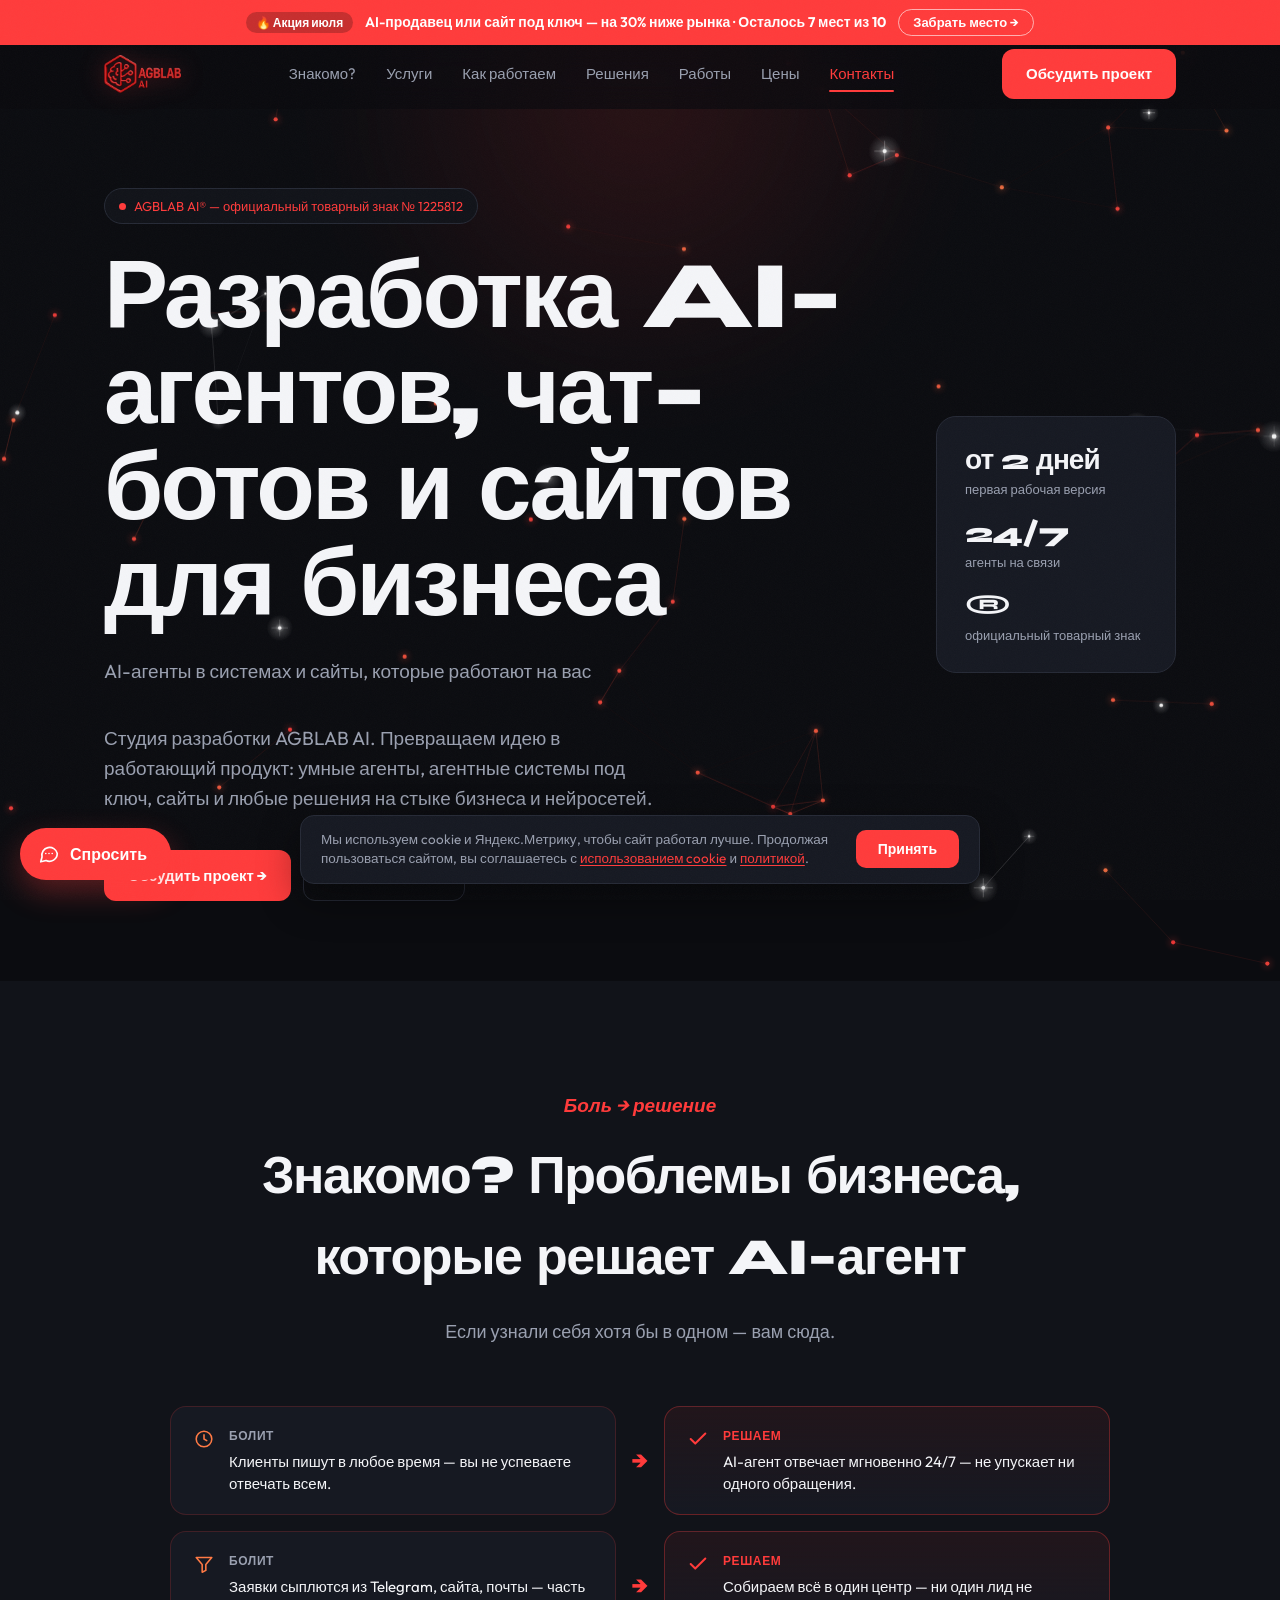
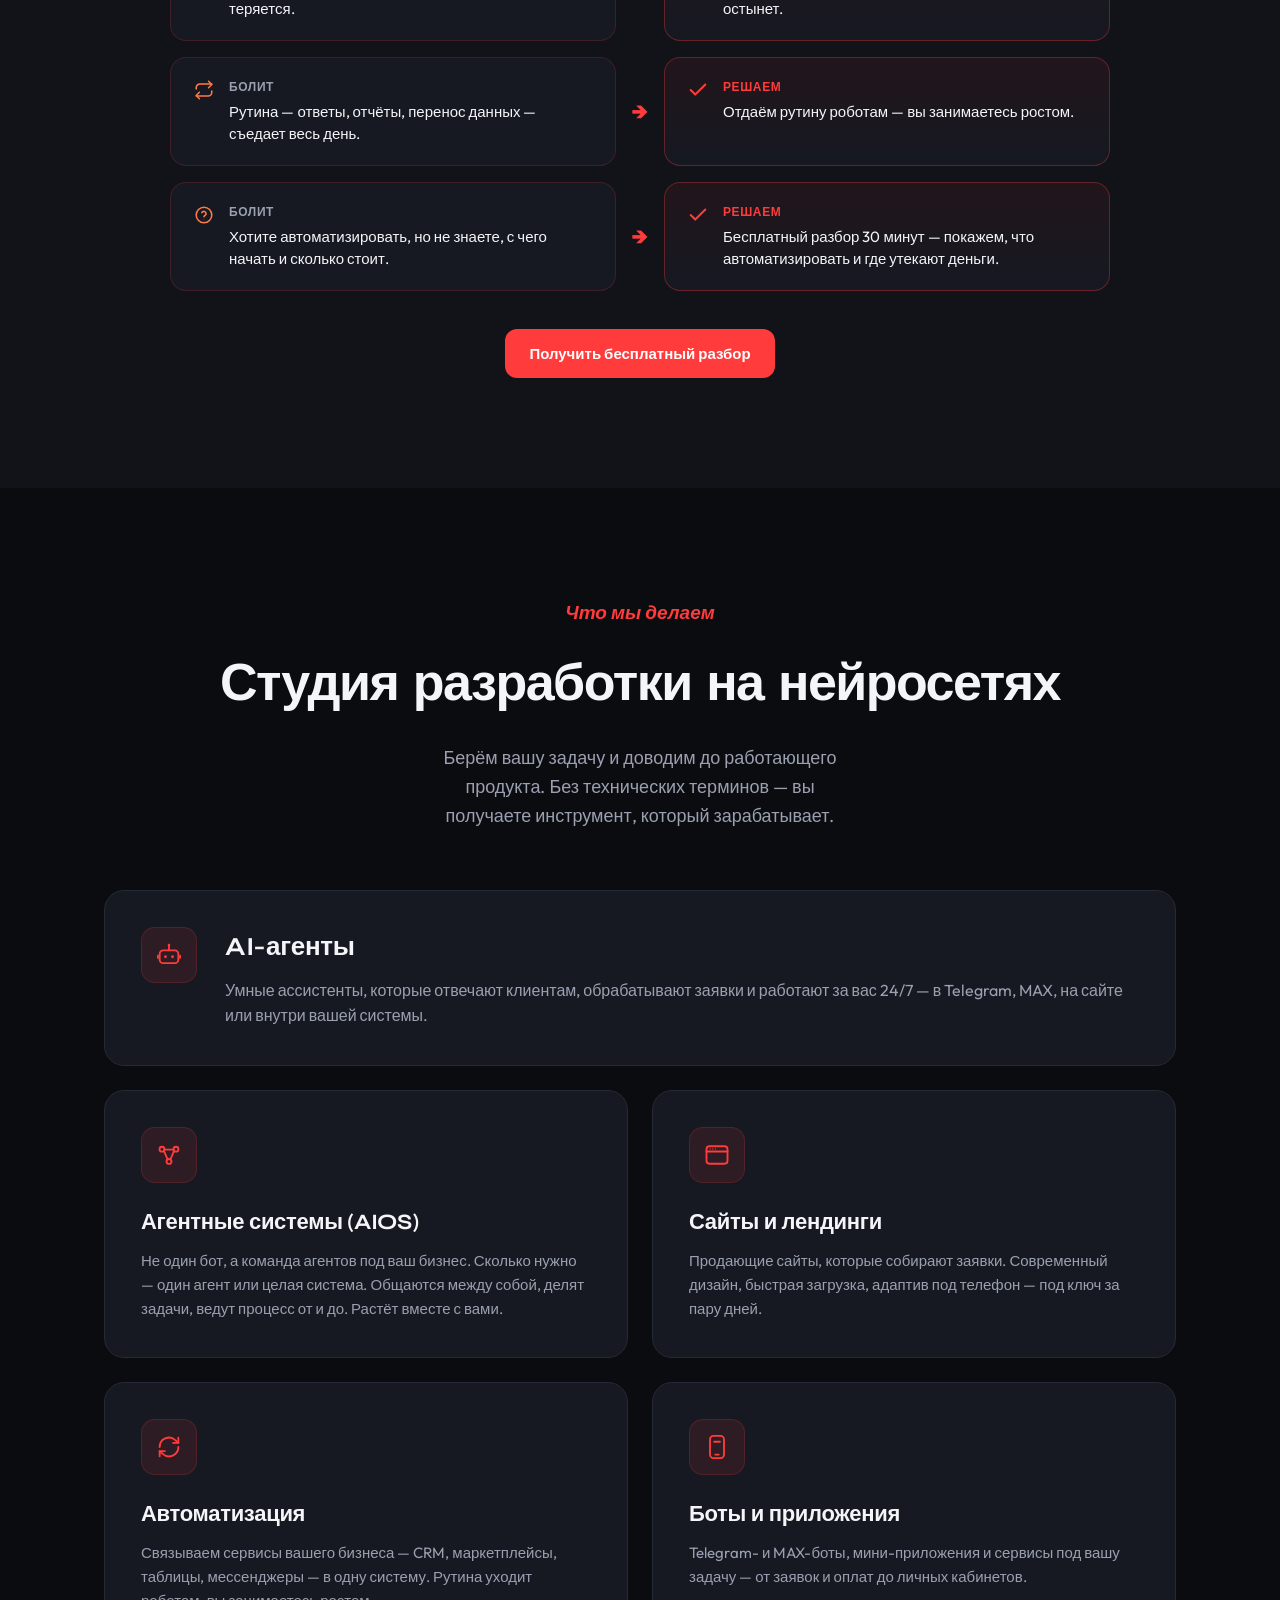
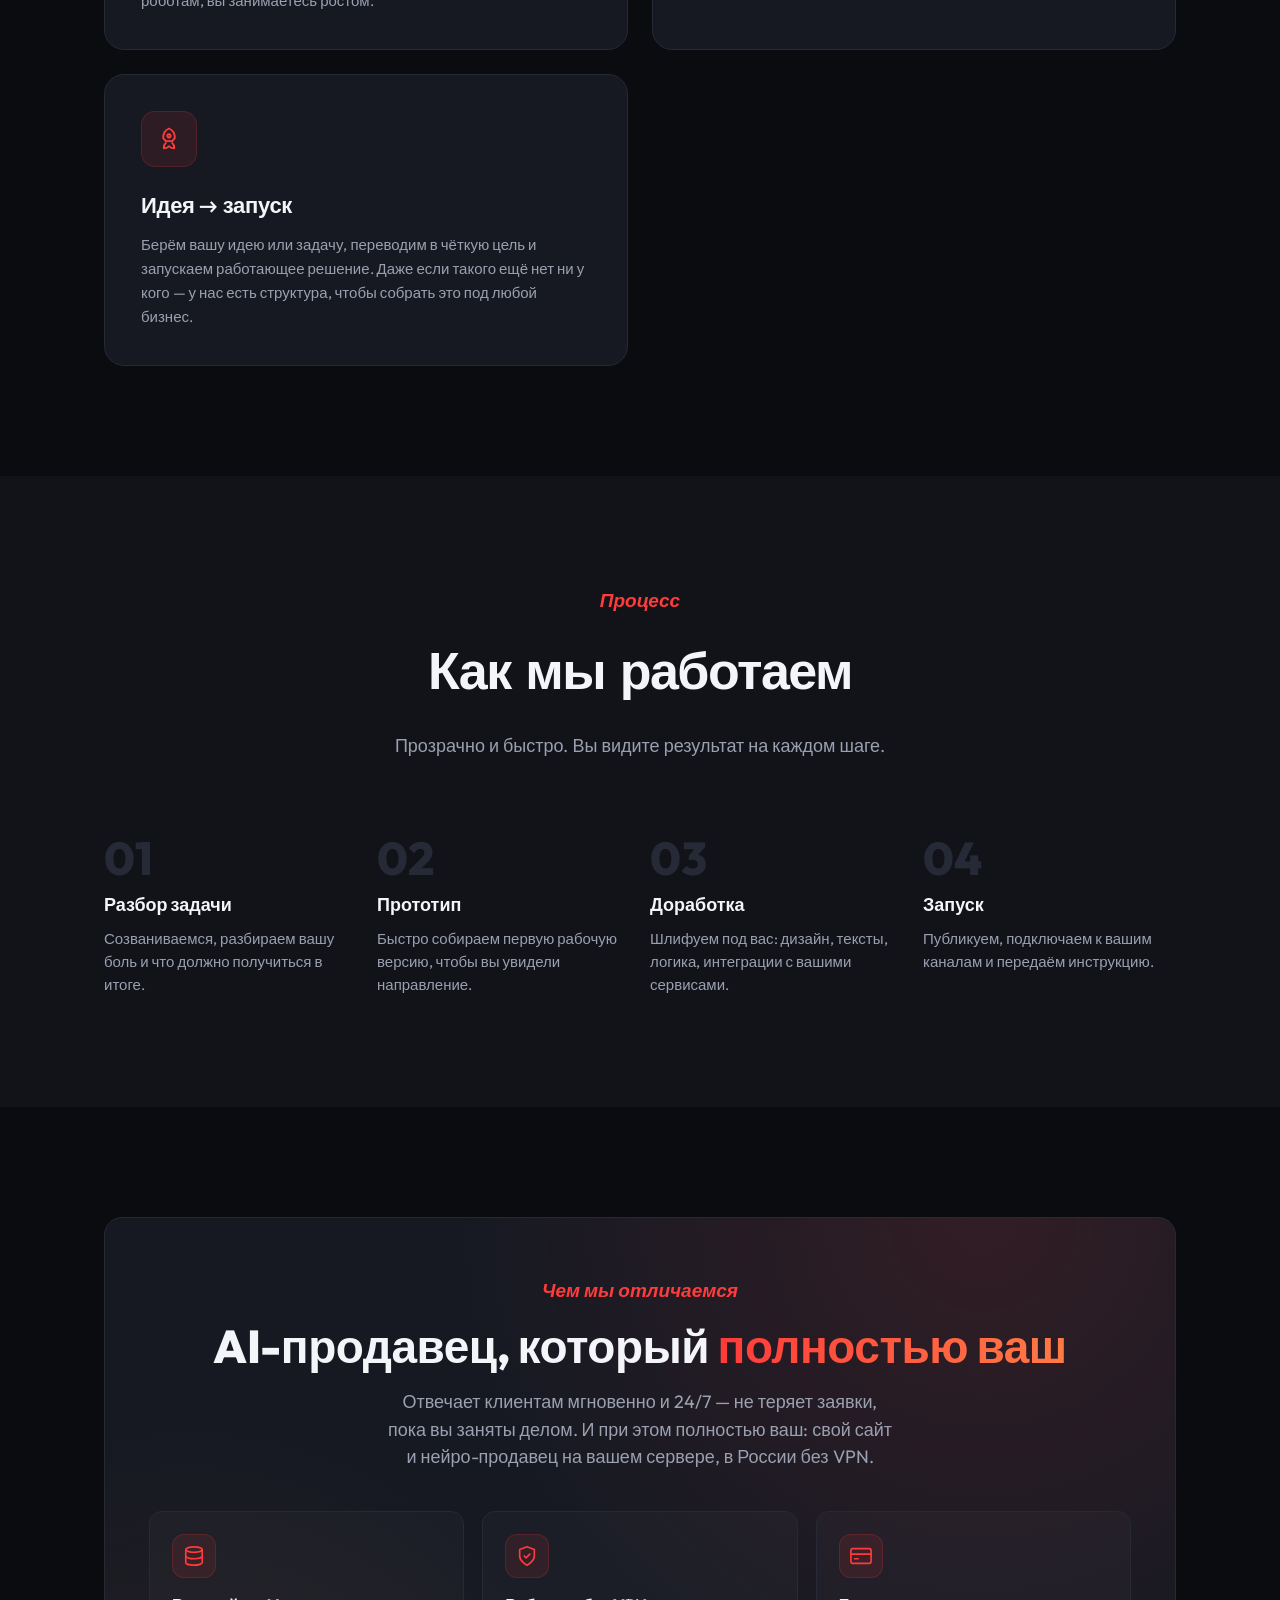
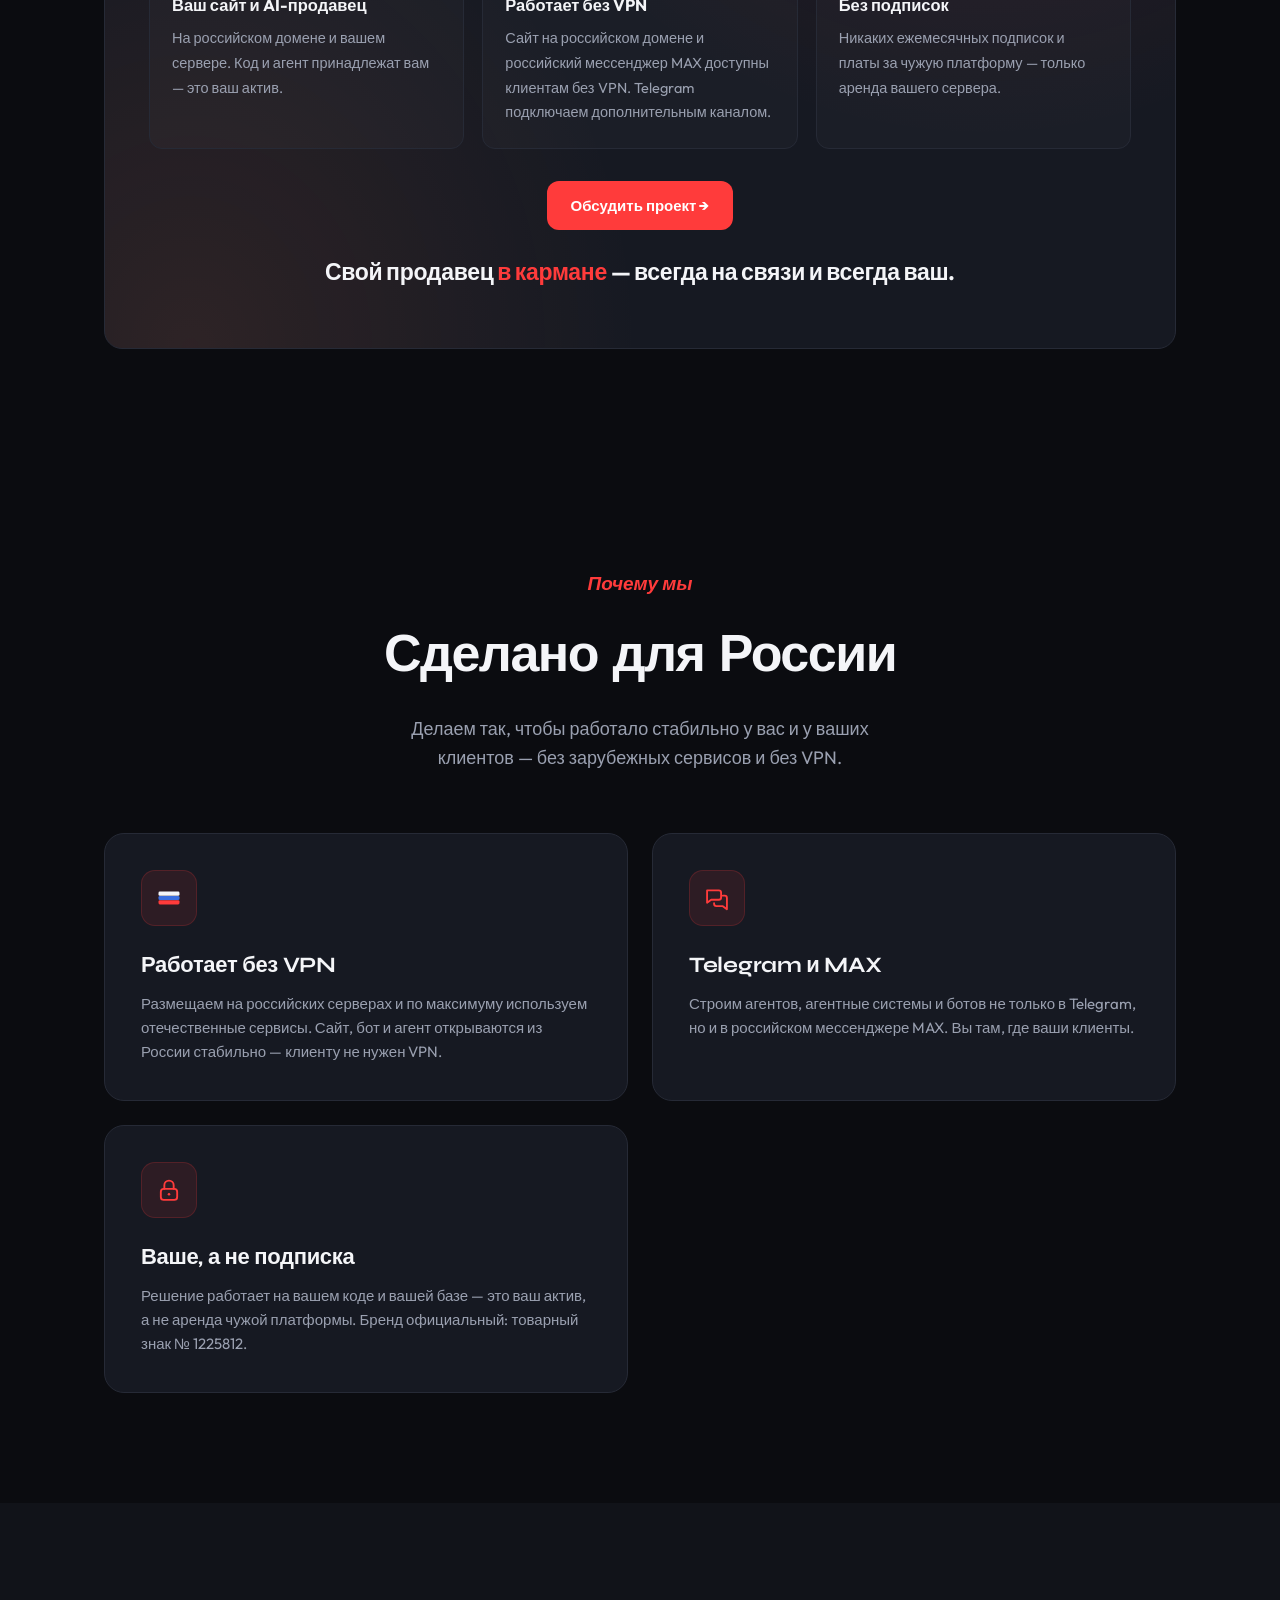
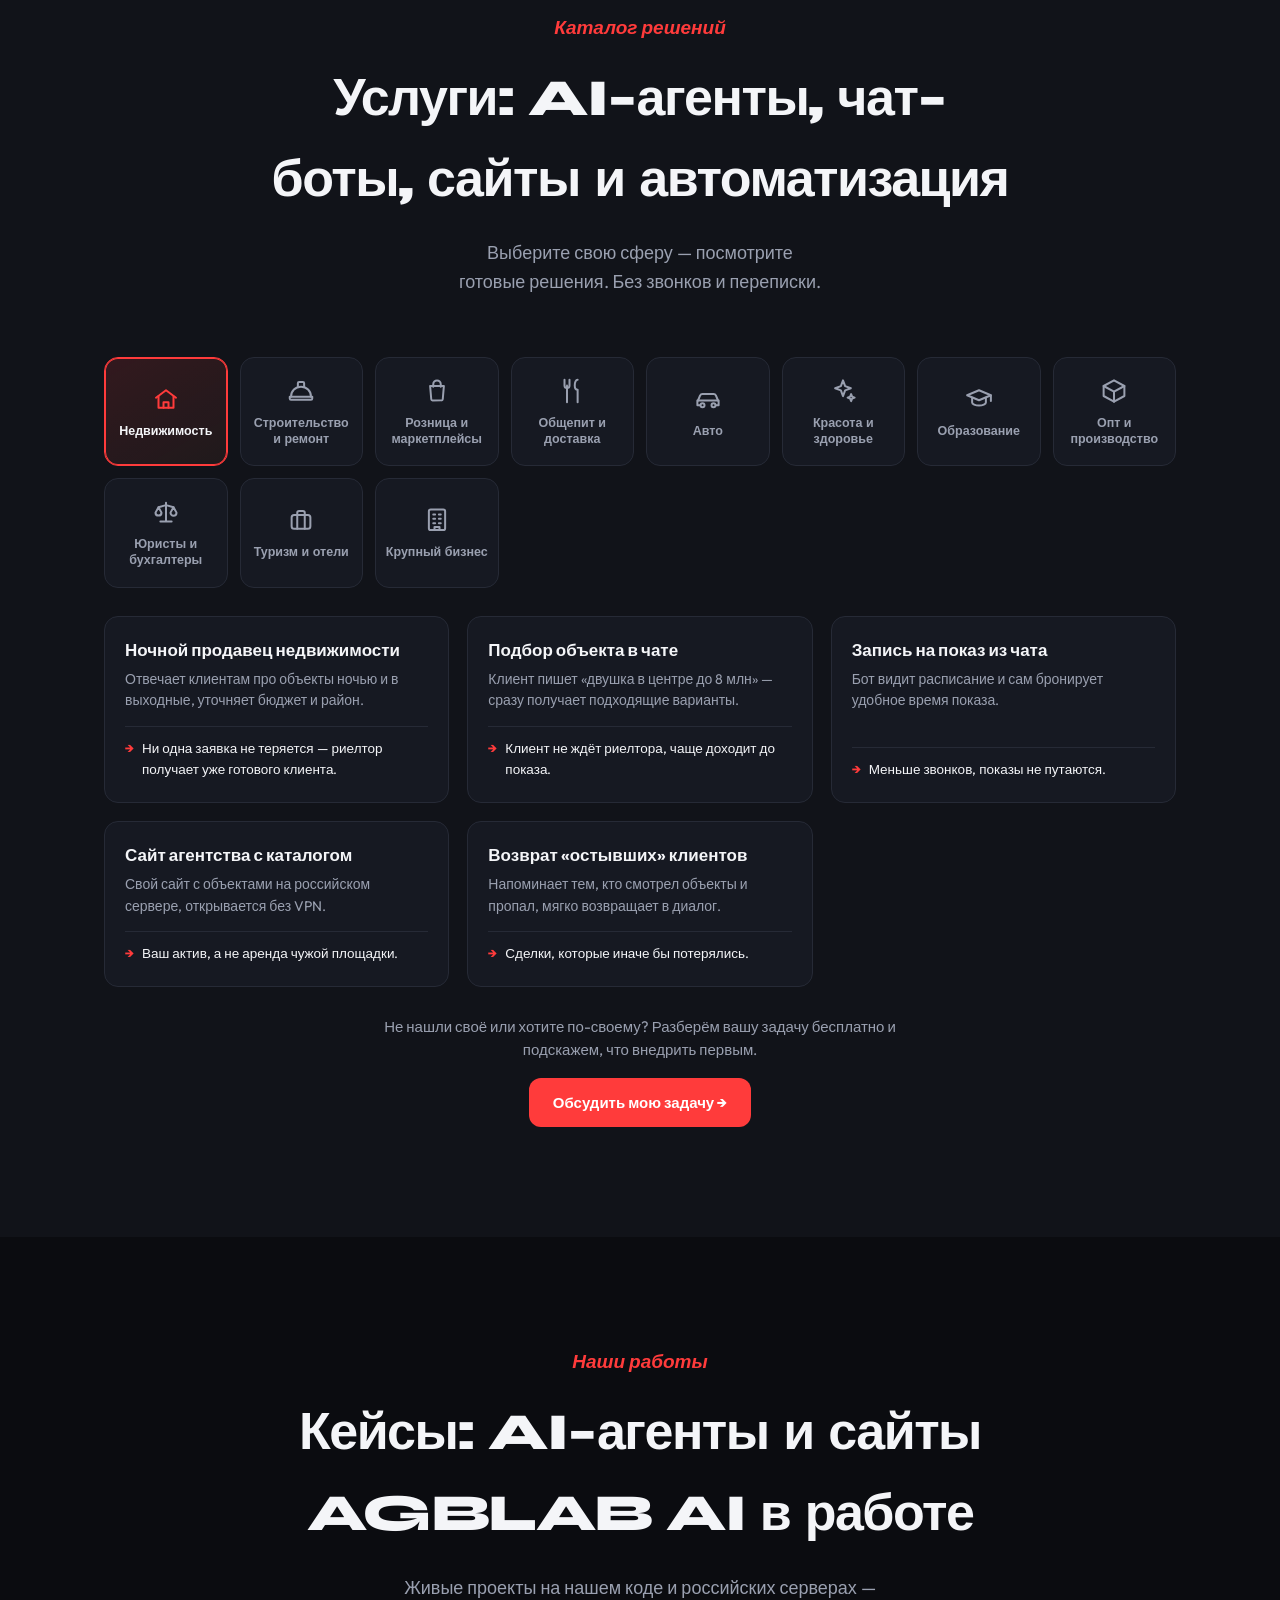
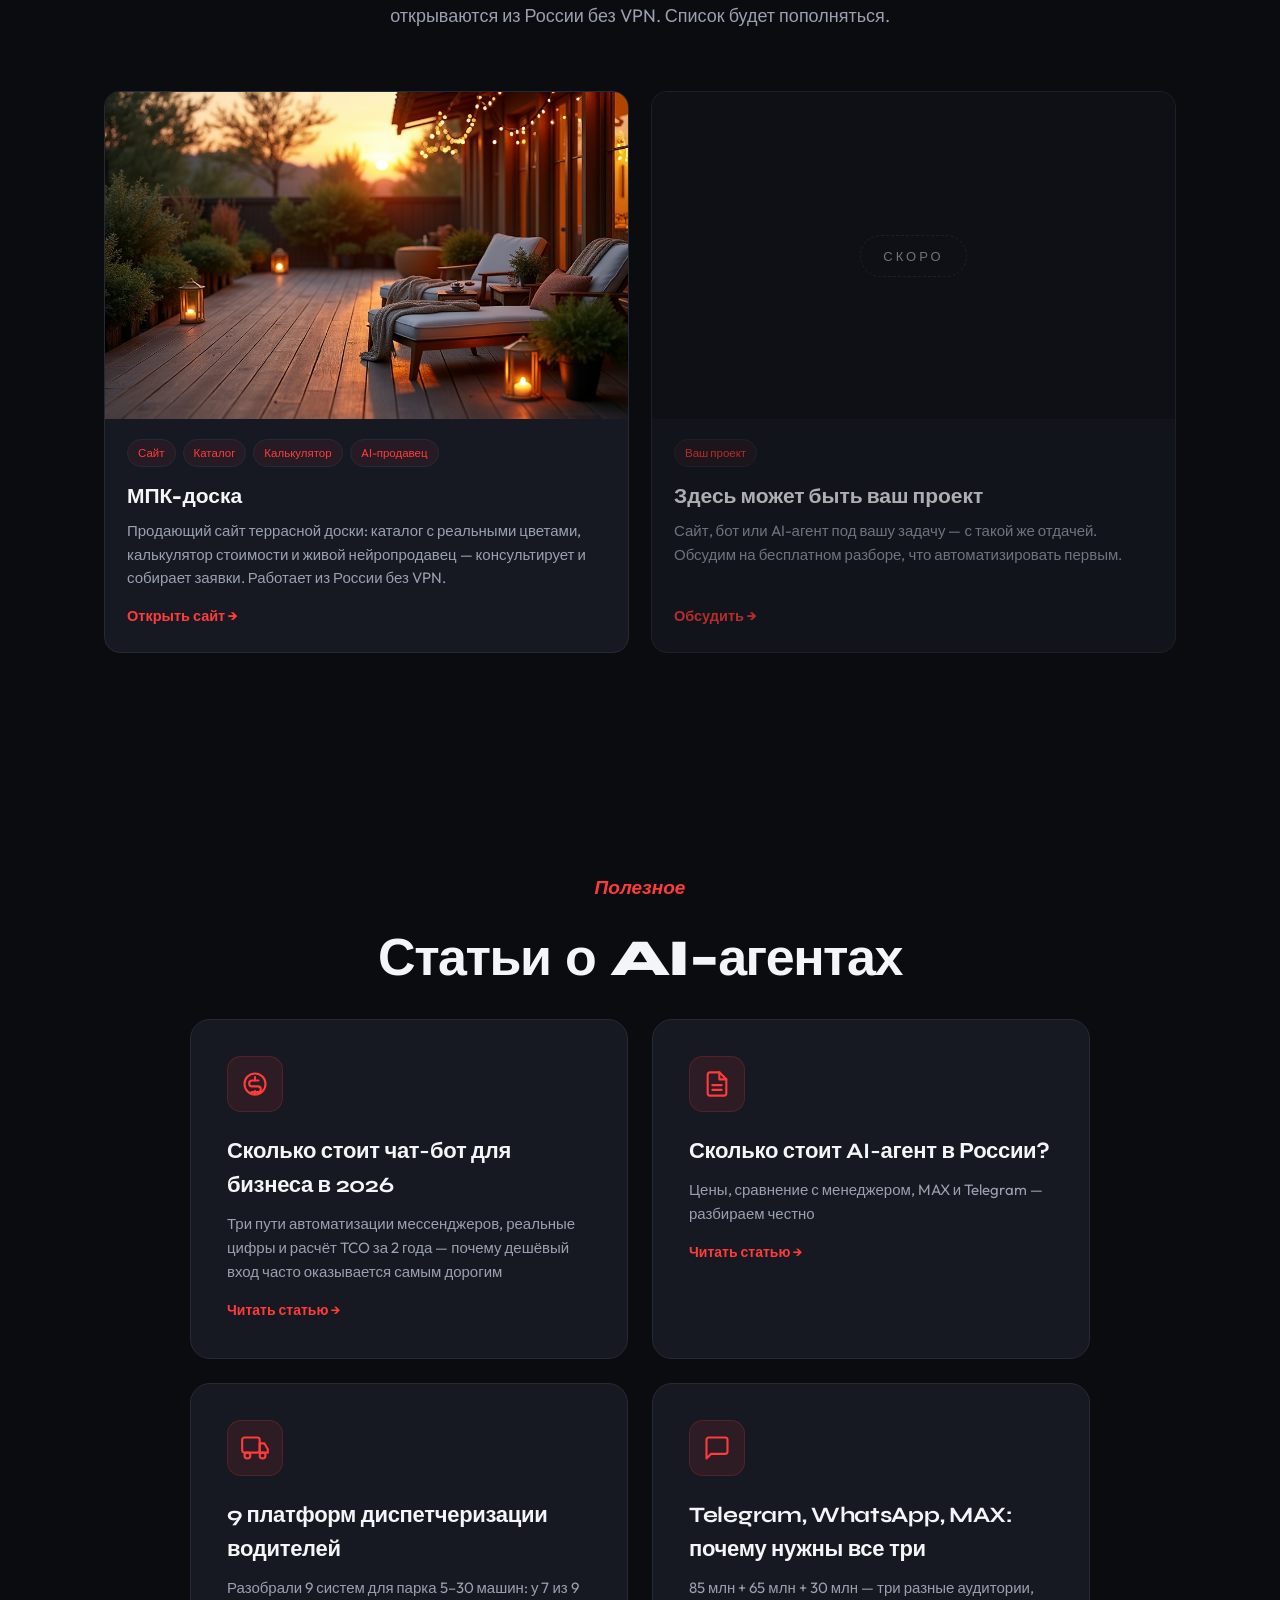
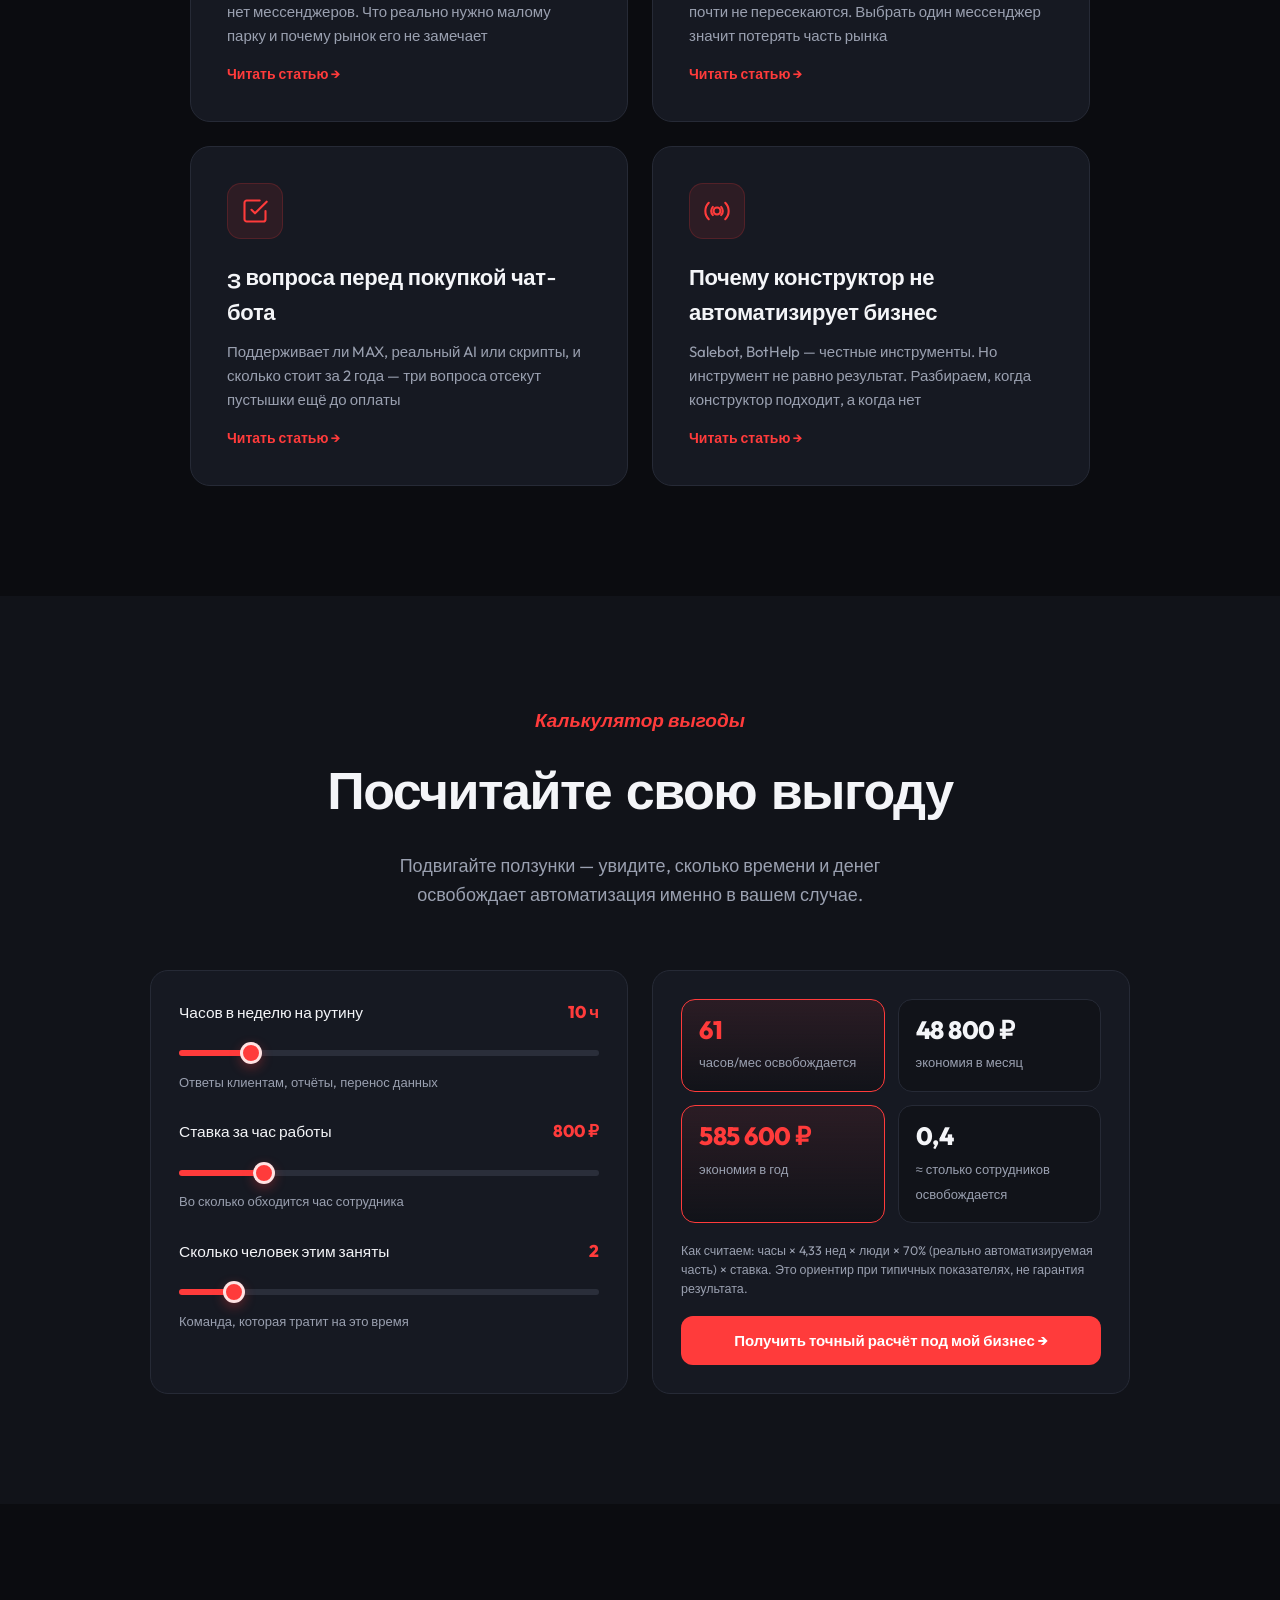
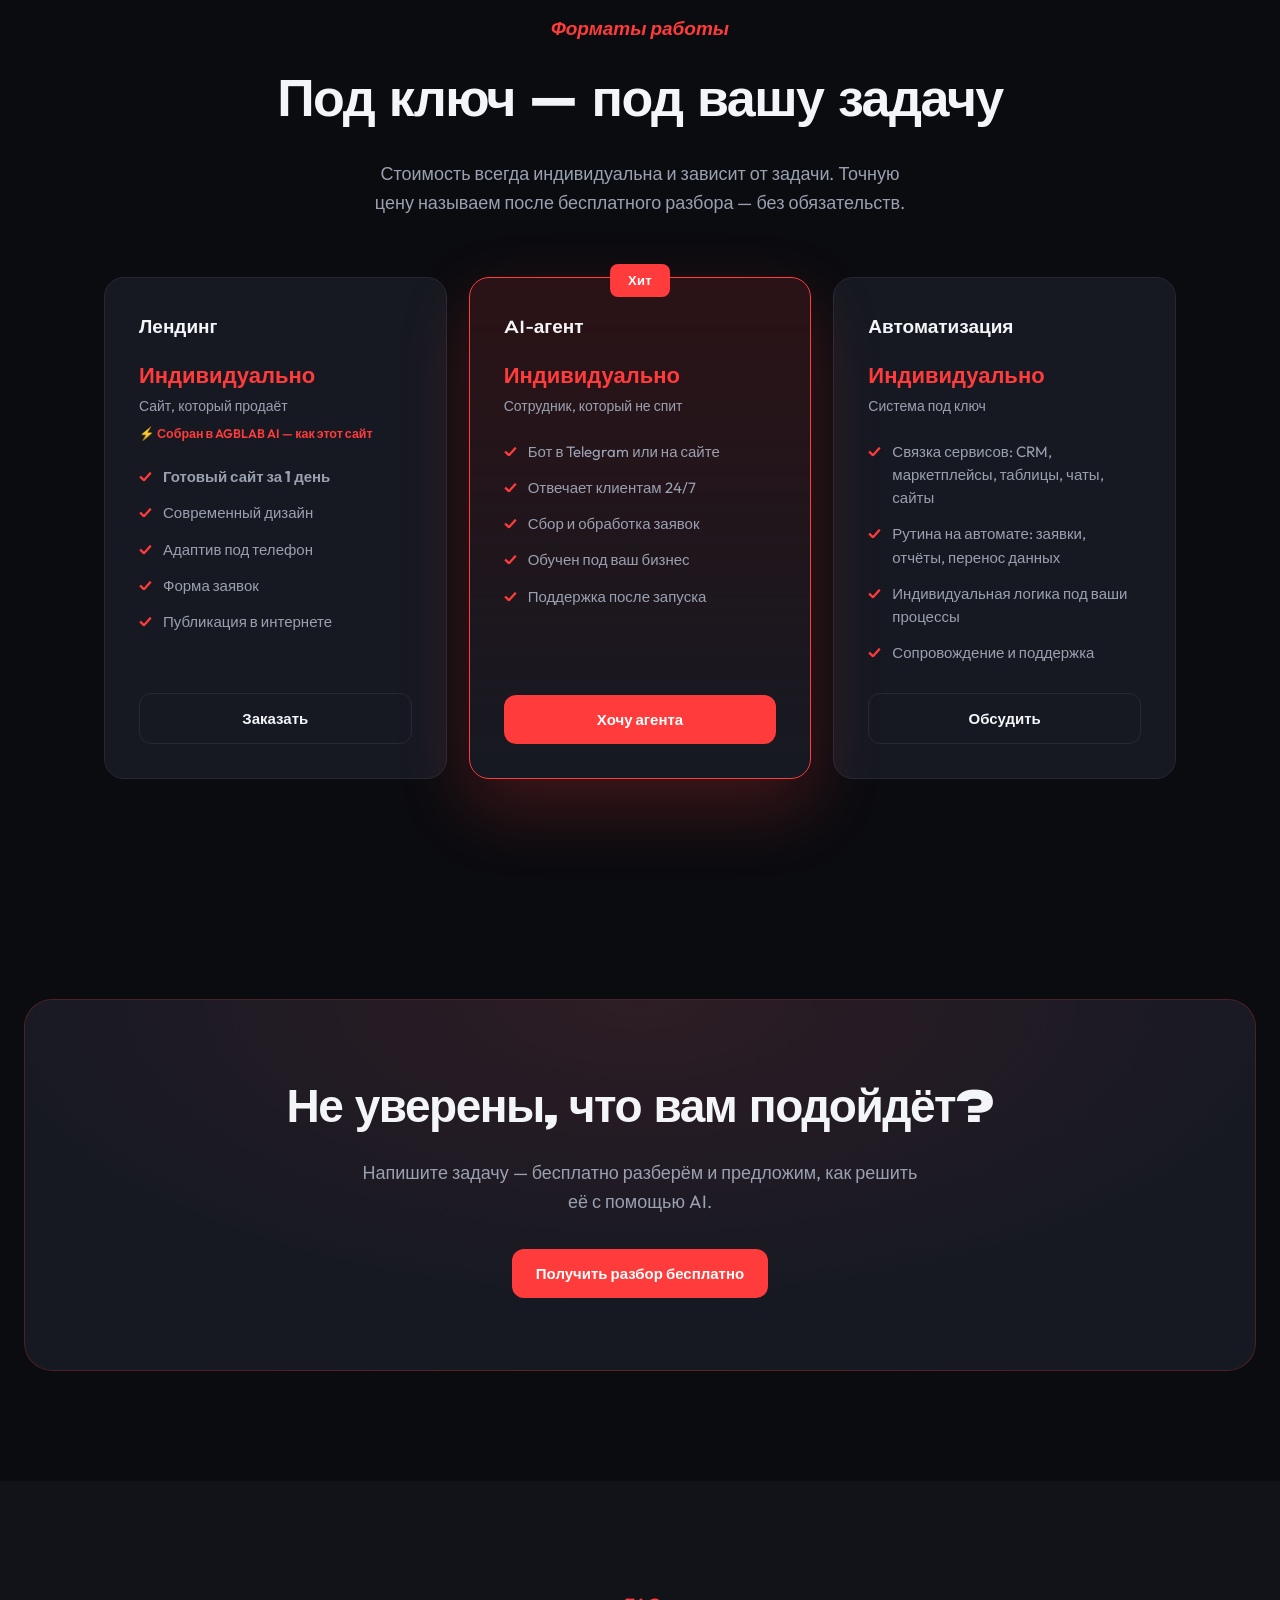
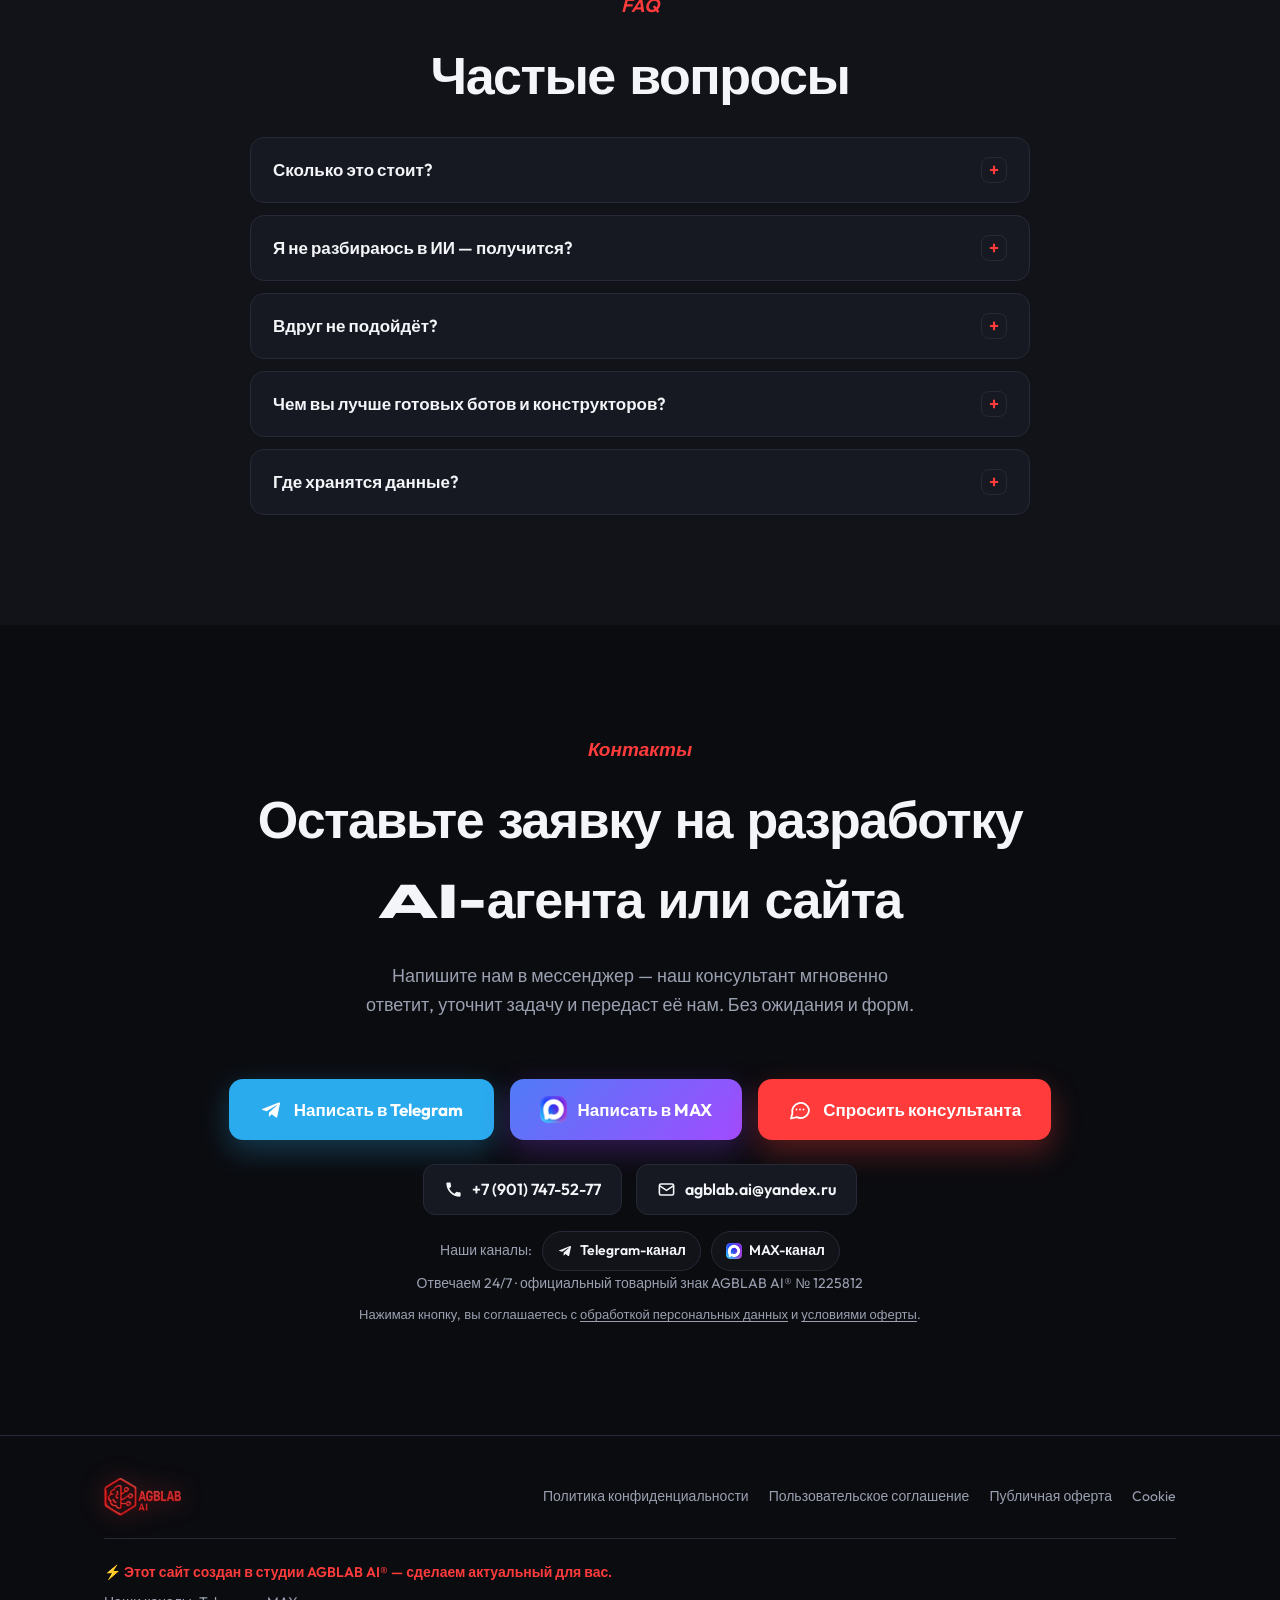
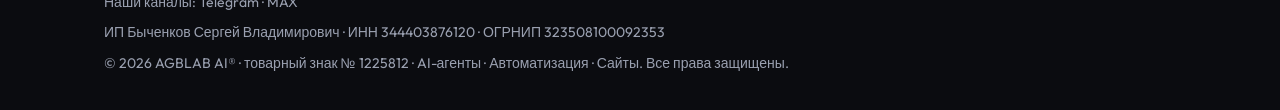
<file: index.html>
<!DOCTYPE html>
<html lang="ru">
<head>
<meta charset="UTF-8">
<meta name="viewport" content="width=device-width, initial-scale=1.0">
<title>AGBLAB AI — AI-агенты и сайты для вашего бизнеса</title>
<link rel="canonical" href="https://agblabai.ru/" />
<meta property="og:type" content="website" />
<meta property="og:url" content="https://agblabai.ru/" />
<meta property="og:title" content="AGBLAB AI — AI-агенты и чат-боты для бизнеса под ключ" />
<meta property="og:description" content="Разрабатываем AI-агентов, чат-ботов и сайты под ключ. От идеи до запуска — от 2 дней. Работает в Telegram, MAX, на сайте. Без VPN. Официальный товарный знак №1225812." />
<meta property="og:image" content="https://agblabai.ru/og-image.jpg" />
<meta property="og:locale" content="ru_RU" />
<meta name="twitter:card" content="summary_large_image" />
<meta name="description" content="AGBLAB AI — создаём AI-агентов, автоматизацию и продающие сайты для предпринимателей и селлеров маркетплейсов. Под ключ, быстро, с результатом.">
<meta name="keywords" content="AI-агент для бизнеса, разработка AI-агента, чат-бот на нейросети, AI-продавец для сайта, автоматизация бизнеса AI, создание сайта под ключ, AGBLAB AI" />
<meta name="yandex-verification" content="ea36710db818a61d" />
<link rel="icon" type="image/png" href="assets/favicon.png">
<link rel="apple-touch-icon" href="assets/badge.png">
<link rel="preconnect" href="https://fonts.googleapis.com">
<link rel="preconnect" href="https://fonts.gstatic.com" crossorigin>
<link href="https://fonts.googleapis.com/css2?family=Outfit:wght@300;400;500;600;700;800&family=Syne:wght@700;800&display=swap" rel="stylesheet">
<style>
:root{
  --bg:#0b0c10;
  --bg2:#111319;
  --card:#161922;
  --line:#262a36;
  --txt:#f4f5f8;
  --mut:#9aa0b0;
  --accent:#ff3b3b;
  --accent2:#ff7a45;
  --glow:rgba(255,59,59,.32);
}
*{margin:0;padding:0;box-sizing:border-box}
html{scroll-behavior:smooth}
body{
  font-family:'Outfit',sans-serif;
  background:var(--bg);color:var(--txt);line-height:1.55;overflow-x:hidden;font-weight:400;
}
body::after{content:"";position:fixed;inset:0;z-index:9999;pointer-events:none;opacity:.028;
  background-image:url("data:image/svg+xml,%3Csvg viewBox='0 0 256 256' xmlns='http://www.w3.org/2000/svg'%3E%3Cfilter id='n'%3E%3CfeTurbulence type='fractalNoise' baseFrequency='0.9' numOctaves='4' stitchTiles='stitch'/%3E%3C/filter%3E%3Crect width='100%25' height='100%25' filter='url(%23n)'/%3E%3C/svg%3E");
  background-size:200px 200px}
.wrap{max-width:1120px;margin:0 auto;padding:0 24px}
a{color:inherit;text-decoration:none}

/* promo strip */
.promo-strip{position:fixed;top:0;left:0;right:0;z-index:51;background:var(--accent);
  color:#fff;font-size:14px;font-weight:600;text-align:center;padding:9px 16px;
  display:flex;align-items:center;justify-content:center;gap:12px;line-height:1.3}
.promo-strip .promo-badge{background:rgba(0,0,0,.22);border-radius:20px;
  padding:3px 10px;font-size:12px;white-space:nowrap;flex-shrink:0}
.promo-strip a.promo-cta{color:#fff;text-decoration:none;border:1.5px solid rgba(255,255,255,.6);
  border-radius:20px;padding:4px 14px;font-size:13px;white-space:nowrap;flex-shrink:0;
  transition:.15s}
.promo-strip a.promo-cta:hover{background:rgba(255,255,255,.15)}
@media(max-width:600px){.promo-strip{font-size:12px;gap:8px;padding:8px 12px}
  .promo-strip .promo-text{display:none}.promo-strip .promo-text-short{display:inline}
  .promo-strip .promo-text-short{font-size:12px}}
/* nav */
header{position:fixed;top:40px;left:0;right:0;z-index:50;backdrop-filter:blur(12px);
  background:rgba(10,10,15,.7);border-bottom:1px solid transparent;transition:.3s}
header.scrolled{border-bottom:1px solid var(--line)}
nav{display:flex;align-items:center;justify-content:space-between;height:68px}
.logo{display:flex;align-items:center}
.logo img{height:38px;width:auto;display:block;filter:drop-shadow(0 0 12px var(--glow))}
@media(max-width:760px){.logo img{height:32px}}
.nav-links{display:flex;gap:30px;font-size:15px;color:var(--mut)}
.nav-links a{position:relative;transition:.2s}
.nav-links a:hover{color:var(--txt)}
.nav-links a.active{color:var(--accent)}
.nav-links a.active::after{content:"";position:absolute;left:0;right:0;bottom:-6px;height:2px;background:var(--accent);border-radius:2px}

/* бургер + мобильное меню */
.burger{display:none;flex-direction:column;gap:5px;background:none;border:0;cursor:pointer;padding:8px;margin:-8px}
.burger span{width:24px;height:2px;background:var(--txt);border-radius:2px;transition:.25s}
.burger.open span:nth-child(1){transform:translateY(7px) rotate(45deg)}
.burger.open span:nth-child(2){opacity:0}
.burger.open span:nth-child(3){transform:translateY(-7px) rotate(-45deg)}
.mobile-menu{position:fixed;top:68px;left:0;right:0;z-index:49;display:flex;flex-direction:column;
  gap:2px;padding:14px 24px 22px;background:rgba(11,12,16,.98);backdrop-filter:blur(14px);
  border-bottom:1px solid var(--line);transform:translateY(-14px);opacity:0;pointer-events:none;transition:.25s}
.mobile-menu.open{transform:none;opacity:1;pointer-events:auto}
.mobile-menu a{padding:14px 4px;font-size:17px;color:var(--mut);border-bottom:1px solid var(--line)}
.mobile-menu a:hover{color:var(--txt)}
.mobile-menu .btn{margin-top:14px;justify-content:center;border-bottom:0;color:#fff}
@media(max-width:760px){.burger{display:flex}.nav-cta{display:none}}

/* кнопка наверх */
.to-top{position:fixed;right:20px;bottom:20px;z-index:48;width:46px;height:46px;border-radius:13px;
  background:var(--accent);color:#fff;border:0;cursor:pointer;font-size:20px;line-height:1;
  display:flex;align-items:center;justify-content:center;opacity:0;pointer-events:none;
  transition:.25s;box-shadow:0 10px 30px var(--glow)}
.to-top.show{opacity:1;pointer-events:auto}
.to-top:hover{transform:translateY(-3px)}
.btn{display:inline-flex;align-items:center;justify-content:center;gap:8px;
  background:var(--accent);color:#fff;font-weight:700;font-size:15px;
  padding:13px 24px;border-radius:12px;border:none;cursor:pointer;transition:.2s;white-space:nowrap}
.btn:hover{transform:translateY(-2px);box-shadow:0 10px 30px var(--glow)}
.btn-ghost{background:transparent;color:var(--txt);border:1px solid var(--line)}
.btn-ghost:hover{border-color:var(--accent);box-shadow:none}
@media(max-width:760px){.nav-links{display:none}}

/* hero */
.hero{position:relative;padding:188px 0 80px;overflow:hidden}
.hero .glow{position:absolute;top:-200px;left:50%;transform:translateX(-50%);
  width:900px;height:600px;background:radial-gradient(circle,var(--glow),transparent 60%);
  filter:blur(40px);opacity:.4;pointer-events:none;z-index:0}
.hero-canvas{position:absolute;inset:0;width:100%;height:100%;z-index:1;pointer-events:none;opacity:.95}
.hero .wrap{position:relative;z-index:2}
.hero-inner{display:grid;grid-template-columns:1fr 240px;gap:60px;align-items:center}
@media(max-width:820px){.hero-inner{grid-template-columns:1fr;gap:40px}}
.pill{display:inline-flex;align-items:center;gap:8px;font-size:13px;color:var(--accent);
  border:1px solid var(--line);background:var(--bg2);padding:7px 14px;border-radius:100px;margin-bottom:24px}
.pill .live{width:7px;height:7px;border-radius:50%;background:var(--accent);
  box-shadow:0 0 0 0 var(--glow);animation:pulse 2s infinite}
@keyframes pulse{0%{box-shadow:0 0 0 0 var(--glow)}70%{box-shadow:0 0 0 10px transparent}100%{box-shadow:0 0 0 0 transparent}}
.hero h1{font-family:'Syne',sans-serif;font-size:clamp(38px,7.5vw,96px);font-weight:800;
  letter-spacing:-3px;line-height:1.0;margin:0 0 24px;max-width:14em;text-wrap:balance}
@media(max-width:640px){.hero h1{letter-spacing:-1px;line-height:1.06}}
.hero h1 .grad{background:linear-gradient(120deg,var(--accent),var(--accent2));
  -webkit-background-clip:text;background-clip:text;color:transparent}
.hero p{font-size:clamp(16px,1.8vw,19px);color:var(--mut);max-width:560px;margin:0 0 36px;text-wrap:pretty;
  font-weight:400;line-height:1.6}
.hero-cta{display:flex;gap:12px;flex-wrap:wrap}
.hero-stats{display:flex;flex-direction:column;gap:20px;padding:28px;background:var(--card);
  border:1px solid var(--line);border-radius:20px}
@media(max-width:820px){.hero-stats{flex-direction:row;flex-wrap:wrap;gap:16px;padding:20px}}
.hero-stats .stat{color:var(--mut);font-size:13px;line-height:1.4}
.hero-stats .stat b{color:var(--txt);font-size:28px;font-weight:800;display:block;
  font-family:'Syne',sans-serif;letter-spacing:-1px;line-height:1.1;margin-bottom:4px}
.trust{margin-top:48px;display:flex;gap:40px;flex-wrap:wrap;color:var(--mut);font-size:14px}
.trust b{color:var(--txt);font-size:26px;font-weight:800;display:block}

/* sections */
section{padding:110px 0}
.eyebrow{color:var(--accent);font-weight:600;font-size:19px;font-style:italic;letter-spacing:0;
  margin-bottom:16px;text-align:center;display:block}
.h2{font-family:'Syne',sans-serif;font-size:clamp(30px,4.5vw,52px);font-weight:800;
  letter-spacing:-1.5px;text-align:center;margin-bottom:20px;text-wrap:balance}
.sub{color:var(--mut);text-align:center;max-width:600px;margin:0 auto 60px;
  font-size:18px;text-wrap:balance;font-weight:400;line-height:1.6}

.grid{display:grid;grid-template-columns:repeat(2,1fr);gap:24px}
@media(max-width:640px){.grid{grid-template-columns:1fr}}
.card{position:relative;overflow:hidden;background:var(--card);border:1px solid var(--line);border-radius:20px;padding:36px;transition:.25s}
.card::before{content:"";position:absolute;inset:0;pointer-events:none;opacity:0;transition:opacity .3s;
  background:radial-gradient(220px circle at var(--mx,50%) var(--my,50%),rgba(255,59,59,.14),transparent 60%)}
.card:hover::before{opacity:1}
.card:hover{border-color:rgba(255,59,59,.5);transform:translateY(-5px);
  box-shadow:0 20px 50px rgba(255,59,59,.12)}
.card>*{position:relative}
.card .ico{width:56px;height:56px;border-radius:14px;display:flex;align-items:center;justify-content:center;
  color:var(--accent);background:rgba(255,59,59,.1);
  border:1px solid rgba(255,59,59,.18);margin-bottom:22px}
.card .ico svg{width:28px;height:28px}
.card h3{font-family:'Syne',sans-serif;font-size:22px;margin-bottom:10px;font-weight:700;letter-spacing:-.3px}
.card p{color:var(--mut);font-size:15px;line-height:1.6}
/* services: первая карточка широкая */
#services .card:first-child{grid-column:1/-1;display:grid;
  grid-template-columns:56px 1fr;grid-template-rows:auto auto;column-gap:28px}
#services .card:first-child .ico{grid-row:1/3;width:56px;height:56px;margin-bottom:0;align-self:start}
#services .card:first-child h3{font-size:26px;align-self:end}
#services .card:first-child p{font-size:16px}

/* steps */
.steps{display:grid;grid-template-columns:repeat(4,1fr);gap:20px}
@media(max-width:880px){.steps{grid-template-columns:1fr}}
.step{position:relative;padding-top:14px}
.step .num{font-size:46px;font-weight:800;color:var(--line);line-height:1;margin-bottom:10px}
.step h4{font-size:18px;margin-bottom:8px}
.step p{color:var(--mut);font-size:15px}

/* pricing */
.prices{display:grid;grid-template-columns:repeat(3,1fr);gap:22px;align-items:stretch}
@media(max-width:880px){.prices{grid-template-columns:1fr}}
@media(max-width:880px){.price.feat{transform:none;box-shadow:0 16px 40px rgba(255,59,59,.18)}}
.price{background:var(--card);border:1px solid var(--line);border-radius:20px;padding:34px;display:flex;flex-direction:column}
.price.feat{border-color:var(--accent);background:linear-gradient(180deg,rgba(255,59,59,.13),var(--card));
  position:relative;transform:scale(1.05);box-shadow:0 28px 70px rgba(255,59,59,.22);z-index:1}
.price.feat .tag{position:absolute;top:-14px;left:50%;transform:translateX(-50%);
  background:var(--accent);color:#fff;font-size:13px;font-weight:700;padding:6px 18px;border-radius:8px;
  letter-spacing:.3px}
.price .name{font-family:'Syne',sans-serif;font-size:19px;font-weight:700;margin-bottom:6px}
.price .amt{font-size:38px;font-weight:800;letter-spacing:-1px;margin:10px 0 4px}
.price .amt.ind{font-size:22px;color:var(--accent);letter-spacing:0}
.price .amt span{font-size:16px;color:var(--mut);font-weight:500}
.price ul{list-style:none;margin:22px 0 28px;display:flex;flex-direction:column;gap:13px}
.price li{display:flex;gap:11px;font-size:15px;color:var(--mut)}
.price li::before{content:"✓";color:var(--accent);font-weight:800}
.price .btn{margin-top:auto;width:100%}

/* cta band */
.band{background:radial-gradient(ellipse 80% 120% at 50% 0%,rgba(255,59,59,.1),transparent 70%),var(--card);
  border:1px solid rgba(255,59,59,.22);border-radius:28px;padding:72px 40px;text-align:center;margin:0 24px}
.band h2{font-family:'Syne',sans-serif;font-size:clamp(28px,4vw,46px);font-weight:800;
  letter-spacing:-1.5px;margin-bottom:16px}
.band p{color:var(--mut);font-size:18px;max-width:560px;margin:0 auto 32px;line-height:1.6}

/* боль → решение */
.ps-list{display:flex;flex-direction:column;gap:16px;max-width:940px;margin:0 auto}
.ps-row{display:grid;grid-template-columns:1fr auto 1fr;gap:16px;align-items:stretch}
.ps-pain,.ps-sol{display:flex;gap:14px;align-items:flex-start;background:var(--card);
  border:1px solid var(--line);border-radius:16px;padding:20px 22px;transition:.25s}
.ps-row:hover .ps-pain{border-color:rgba(255,59,59,.3)}
.ps-row:hover .ps-sol{transform:translateY(-3px)}
.ps-pain{border-color:rgba(255,59,59,.18)}
.ps-sol{background:linear-gradient(180deg,rgba(255,59,59,.07),var(--card));border-color:rgba(255,59,59,.32)}
.ps-ico,.ps-check{flex-shrink:0;margin-top:1px;display:flex;align-items:flex-start}
.ps-ico{color:#ff7a45}
.ps-check{color:var(--accent)}
.ps-ico svg,.ps-check svg{width:22px;height:22px}
.ps-pain b,.ps-sol b{display:block;font-size:12px;letter-spacing:.6px;text-transform:uppercase;margin-bottom:5px}
.ps-pain b{color:var(--mut)}
.ps-sol b{color:var(--accent)}
.ps-pain p,.ps-sol p{font-size:15px;color:var(--txt);line-height:1.45}
.ps-arrow{display:flex;align-items:center;justify-content:center;color:var(--accent);font-size:24px;font-weight:800}
.ps-cta{text-align:center;margin-top:38px}
@media(max-width:760px){
  .ps-row{grid-template-columns:1fr;gap:10px}
  .ps-arrow{transform:rotate(90deg);font-size:20px}
}

/* калькулятор выгоды */
.calc{display:grid;grid-template-columns:1fr 1fr;gap:24px;max-width:980px;margin:0 auto;align-items:stretch}
.calc-inputs,.calc-results{background:var(--card);border:1px solid var(--line);border-radius:18px;padding:28px}
.calc-row{margin-bottom:26px}
.calc-row:last-child{margin-bottom:0}
.calc-row label{display:flex;justify-content:space-between;align-items:center;gap:10px;font-size:15.5px;margin-bottom:13px}
.calc-row label b{color:var(--accent);font-weight:800;font-size:17px;white-space:nowrap}
.calc-row small{display:block;color:var(--mut);font-size:13px;margin-top:9px}
input[type=range]{-webkit-appearance:none;appearance:none;width:100%;height:6px;border-radius:6px;
  background:linear-gradient(90deg,var(--accent) var(--p,30%),#2a2e3a var(--p,30%));outline:none;cursor:pointer}
input[type=range]::-webkit-slider-thumb{-webkit-appearance:none;appearance:none;width:22px;height:22px;border-radius:50%;
  background:var(--accent);border:3px solid rgba(255,255,255,.85);box-shadow:0 4px 12px var(--glow);cursor:pointer}
input[type=range]::-moz-range-thumb{width:20px;height:20px;border-radius:50%;background:var(--accent);
  border:3px solid rgba(255,255,255,.85);box-shadow:0 4px 12px var(--glow);cursor:pointer}
.calc-results{display:flex;flex-direction:column}
.calc-res-grid{display:grid;grid-template-columns:1fr 1fr;gap:13px;margin-bottom:16px}
.cres{background:var(--bg2);border:1px solid var(--line);border-radius:14px;padding:17px}
.cres.feat{border-color:var(--accent);background:linear-gradient(180deg,rgba(255,59,59,.09),var(--bg2))}
.cres b{display:block;font-size:25px;font-weight:800;color:var(--txt);line-height:1.1;margin-bottom:5px;letter-spacing:-.5px}
.cres.feat b{color:var(--accent)}
.cres span{color:var(--mut);font-size:13px;line-height:1.35}
.calc-note{color:var(--mut);font-size:12.5px;line-height:1.5;margin:2px 0 18px}
.calc-results .btn{margin-top:auto;width:100%;justify-content:center}
@media(max-width:820px){.calc{grid-template-columns:1fr}}
@media(max-width:430px){.calc-res-grid{grid-template-columns:1fr}}

/* FAQ-аккордеон */
.faq-list{max-width:780px;margin:0 auto;display:flex;flex-direction:column;gap:12px}
.faq-item{background:var(--card);border:1px solid var(--line);border-radius:14px;overflow:hidden;transition:border-color .2s}
.faq-item.open{border-color:rgba(255,59,59,.35)}
.faq-q{width:100%;text-align:left;background:none;border:0;color:var(--txt);cursor:pointer;
  font-size:17px;font-weight:600;font-family:inherit;padding:19px 22px;display:flex;
  align-items:center;justify-content:space-between;gap:16px;transition:.2s}
.faq-q:hover{color:var(--accent)}
.faq-ic{flex-shrink:0;width:26px;height:26px;border-radius:8px;border:1px solid var(--line);
  display:flex;align-items:center;justify-content:center;font-size:18px;line-height:1;color:var(--accent);transition:.25s}
.faq-item.open .faq-ic{transform:rotate(45deg);border-color:var(--accent);background:rgba(255,59,59,.1)}
.faq-a{max-height:0;overflow:hidden;transition:max-height .3s ease}
.faq-a p{padding:0 22px 20px;color:var(--mut);font-size:15.5px;line-height:1.55;text-wrap:pretty}

/* messenger CTA */
.msg-cta{display:flex;gap:16px;justify-content:center;flex-wrap:wrap;margin-bottom:22px}
.msg-btn{display:inline-flex;align-items:center;gap:11px;font-weight:700;font-size:17px;
  padding:17px 30px;border-radius:14px;transition:.2s;color:#fff}
.msg-btn:hover{transform:translateY(-3px)}
.msg-btn svg{width:24px;height:24px}
.msg-btn.tg{background:#2aabee;box-shadow:0 10px 30px rgba(42,171,238,.3)}
.msg-btn.max{background:linear-gradient(135deg,#4f7cf7,#a24bff);box-shadow:0 10px 30px rgba(140,60,240,.3)}
.msg-btn.ai-ask{background:var(--accent);box-shadow:0 12px 30px var(--glow);color:#fff;border:none;cursor:pointer;font-family:inherit}
.msg-ico-img{width:27px;height:27px;border-radius:8px;display:block;flex-shrink:0}
.msg-note{text-align:center;color:var(--mut);font-size:14px}
.msg-consent{text-align:center;color:var(--mut);font-size:13px;margin-top:10px}
.msg-consent a{color:var(--mut);text-decoration:underline;text-underline-offset:2px}
.msg-consent a:hover{color:var(--accent)}
.contacts-row{display:flex;gap:14px;justify-content:center;flex-wrap:wrap;margin:24px 0 8px}
.contact-link{display:inline-flex;align-items:center;gap:9px;color:var(--txt);font-size:16px;font-weight:600;
  background:var(--card);border:1px solid var(--line);padding:12px 20px;border-radius:12px;transition:.2s}
.contact-link:hover{border-color:var(--accent);color:var(--accent);transform:translateY(-2px)}
.contact-link svg{width:19px;height:19px;flex-shrink:0}
.channels-row{display:flex;gap:10px;justify-content:center;align-items:center;flex-wrap:wrap;margin:16px 0 2px}
.channels-label{color:var(--mut);font-size:14px}
.channel-link{display:inline-flex;align-items:center;gap:7px;font-size:14px;font-weight:600;color:var(--txt);
  background:var(--bg2);border:1px solid var(--line);padding:8px 14px;border-radius:100px;transition:.2s}
.channel-link:hover{border-color:var(--accent);color:var(--accent);transform:translateY(-2px)}
.channel-link svg{width:16px;height:16px}
.channel-link img{width:16px;height:16px;border-radius:4px}

footer{border-top:1px solid var(--line);padding:42px 0 36px;color:var(--mut);font-size:14px}
.foot-main{display:flex;justify-content:space-between;align-items:center;flex-wrap:wrap;gap:18px;
  padding-bottom:22px;margin-bottom:22px;border-bottom:1px solid var(--line)}
.foot-links{display:flex;gap:20px;flex-wrap:wrap}
.foot-links a{color:var(--mut)}
.foot-links a:hover{color:var(--accent)}
.foot-legal{display:flex;flex-direction:column;gap:8px;color:var(--mut);line-height:1.6}
.foot-legal a:hover{color:var(--txt)}

.cookie-bar{position:fixed;left:16px;right:16px;bottom:16px;z-index:60;max-width:680px;margin:0 auto;
  display:flex;align-items:center;gap:16px;flex-wrap:wrap;justify-content:center;
  background:var(--card);border:1px solid var(--line);border-radius:14px;padding:14px 20px;
  box-shadow:0 14px 40px rgba(0,0,0,.45);transform:translateY(160%);transition:.4s ease;opacity:0;pointer-events:none}
.cookie-bar.show{transform:none;opacity:1;pointer-events:auto}
.cookie-bar span{color:var(--mut);font-size:13.5px;line-height:1.45;flex:1;min-width:200px}
.cookie-bar a{color:var(--accent);text-decoration:underline;text-underline-offset:2px}
.cookie-ok{background:var(--accent);color:#fff;border:0;border-radius:10px;padding:11px 22px;
  font-weight:700;font-size:14px;cursor:pointer;white-space:nowrap;transition:.2s}
.cookie-ok:hover{transform:translateY(-2px);box-shadow:0 8px 20px var(--glow)}

/* AI-продавец виджет */
.chat-fab{position:fixed;left:20px;bottom:20px;z-index:70;display:inline-flex;align-items:center;gap:10px;
  background:var(--accent);color:#fff;border:none;border-radius:100px;padding:15px 24px 15px 18px;font-weight:700;
  font-size:16px;font-family:inherit;cursor:pointer;box-shadow:0 12px 30px var(--glow);transition:.2s}
@keyframes chatfab-pulse{0%,100%{box-shadow:0 12px 30px var(--glow)}50%{box-shadow:0 12px 30px var(--glow),0 0 0 10px rgba(255,59,59,.12)}}
.chat-fab:not(.hide){animation:chatfab-pulse 2.8s ease-in-out infinite}
.chat-fab:hover{transform:translateY(-2px);animation:none}
.chat-fab svg{width:22px;height:22px}
.chat-fab.hide{opacity:0;pointer-events:none;transform:scale(.8)}
.chat-win{position:fixed;left:20px;bottom:20px;z-index:71;width:380px;max-width:calc(100vw - 32px);height:560px;
  max-height:calc(100vh - 40px);background:var(--card);border:1px solid var(--line);border-radius:20px;
  display:flex;flex-direction:column;overflow:hidden;box-shadow:0 24px 70px rgba(0,0,0,.55);
  opacity:0;pointer-events:none;transform:translateY(20px) scale(.98);transition:.25s}
.chat-win.open{opacity:1;pointer-events:auto;transform:none}
.chat-head{display:flex;align-items:center;justify-content:space-between;gap:10px;padding:14px 16px;
  border-bottom:1px solid var(--line);background:linear-gradient(180deg,rgba(255,59,59,.08),transparent)}
.chat-head-l{display:flex;align-items:center;gap:11px}
.chat-ava{width:38px;height:38px;border-radius:10px;flex-shrink:0}
.chat-head b{font-size:15px;display:block}
.chat-head i{font-size:12px;color:var(--mut);font-style:normal}
.chat-close{background:none;border:0;color:var(--mut);font-size:20px;cursor:pointer;padding:4px 9px;border-radius:8px;line-height:1}
.chat-close:hover{color:var(--txt);background:var(--bg2)}
.chat-body{flex:1;overflow-y:auto;padding:16px;display:flex;flex-direction:column;gap:11px}
.msg{max-width:86%;padding:11px 14px;border-radius:14px;font-size:14.5px;line-height:1.45;white-space:pre-wrap;word-wrap:break-word}
.msg.bot{align-self:flex-start;background:var(--bg2);border:1px solid var(--line);border-bottom-left-radius:5px}
.msg.me{align-self:flex-end;background:var(--accent);color:#fff;border-bottom-right-radius:5px}
.msg a{color:inherit;text-decoration:underline}
.chat-typing{align-self:flex-start;display:flex;gap:4px;padding:12px 14px}
.chat-typing span{width:7px;height:7px;border-radius:50%;background:var(--mut);animation:typ 1.2s infinite}
.chat-typing span:nth-child(2){animation-delay:.2s}.chat-typing span:nth-child(3){animation-delay:.4s}
@keyframes typ{0%,60%,100%{opacity:.3;transform:translateY(0)}30%{opacity:1;transform:translateY(-3px)}}
.chat-input{display:flex;gap:8px;padding:12px;border-top:1px solid var(--line)}
.chat-input input{flex:1;background:var(--bg2);border:1px solid var(--line);border-radius:12px;padding:12px 14px;
  color:var(--txt);font-size:14.5px;font-family:inherit;outline:none}
.chat-input input:focus{border-color:var(--accent)}
.chat-input button{background:var(--accent);color:#fff;border:0;border-radius:12px;width:46px;font-size:17px;cursor:pointer;flex-shrink:0}
.chat-input button:disabled{opacity:.5;cursor:default}
.chat-head-r{display:flex;align-items:center;gap:2px}
.chat-icnbtn{background:none;border:0;color:var(--mut);font-size:16px;cursor:pointer;padding:5px 8px;border-radius:8px;line-height:1}
.chat-icnbtn:hover{background:var(--bg2)}
.chat-icnbtn.off{opacity:.5}
.chat-input button.chat-mic{background:var(--bg2);color:var(--txt);border:1px solid var(--line)}
.chat-input button.chat-mic:hover{border-color:var(--accent)}
.chat-input button.chat-mic.rec{background:var(--accent);color:#fff;border-color:var(--accent);animation:micpulse 1s infinite}
@keyframes micpulse{0%,100%{box-shadow:0 0 0 0 var(--glow)}50%{box-shadow:0 0 0 7px transparent}}
.chat-voice-hint{font-size:11px;color:var(--txt);opacity:.55;text-align:center;padding:4px 12px 8px;margin:0}
@media(max-width:520px){
  .chat-win{left:8px;right:8px;bottom:8px;width:auto;height:calc(100dvh - 16px);max-height:none}
  .chat-fab{left:14px;bottom:84px}
}

.reveal{opacity:0;transform:translateY(24px);transition:.7s cubic-bezier(.2,.7,.2,1)}
.reveal.in{opacity:1;transform:none}
/* Наши работы (портфолио) */
.works-grid{display:grid;grid-template-columns:repeat(2,1fr);gap:22px;margin-top:36px}
@media(max-width:760px){.works-grid{grid-template-columns:1fr}}
.work-card{display:flex;flex-direction:column;background:var(--card);border:1px solid var(--line);border-radius:16px;overflow:hidden;transition:.25s}
.work-card:hover{border-color:var(--accent);transform:translateY(-4px)}
.work-shot{aspect-ratio:16/10;overflow:hidden;background:var(--bg2)}
.work-shot img{width:100%;height:100%;object-fit:cover;display:block;transition:.45s}
.work-card:hover .work-shot img{transform:scale(1.05)}
.work-body{padding:20px 22px 24px;display:flex;flex-direction:column;flex:1}
.work-tags{display:flex;flex-wrap:wrap;gap:7px;margin-bottom:12px}
.work-tags span{font-size:11.5px;color:var(--accent);border:1px solid var(--line);background:rgba(255,59,59,.07);padding:4px 10px;border-radius:20px}
.work-body h3{font-size:21px;margin-bottom:8px}
.work-body p{color:var(--mut);font-size:15px;margin-bottom:16px;flex:1}
.work-link{color:var(--accent);font-weight:700;font-size:14.5px}
.work-card.soon{opacity:.7}
.soon-shot{display:flex;align-items:center;justify-content:center}
.soon-shot span{font-size:13px;letter-spacing:3px;text-transform:uppercase;color:var(--mut);border:1px dashed var(--line);padding:10px 22px;border-radius:30px}
/* Каталог решений по отраслям */
.cat-tiles{display:grid;grid-template-columns:repeat(auto-fill,minmax(116px,1fr));gap:12px;margin-top:30px}
.cat-tile{display:flex;flex-direction:column;align-items:center;justify-content:center;gap:10px;text-align:center;background:var(--card);border:1px solid var(--line);color:var(--mut);border-radius:14px;padding:18px 8px;cursor:pointer;transition:.2s}
.cat-tile:hover{color:var(--txt);border-color:var(--accent);transform:translateY(-3px)}
.cat-tile svg{width:30px;height:30px;stroke:currentColor;flex-shrink:0}
.cat-tile span{font-size:12.5px;font-weight:600;line-height:1.25}
.cat-tile.active{color:var(--txt);border-color:var(--accent);background:linear-gradient(150deg,rgba(255,59,59,.14),rgba(255,122,69,.06));box-shadow:0 0 0 1px var(--accent) inset}
.cat-tile.active svg{stroke:var(--accent)}
@media(max-width:600px){.cat-tiles{grid-template-columns:repeat(auto-fill,minmax(92px,1fr));gap:9px}.cat-tile span{font-size:11.5px}}
.cat-grid{display:grid;grid-template-columns:repeat(3,1fr);gap:18px;margin-top:28px}
@media(max-width:880px){.cat-grid{grid-template-columns:1fr 1fr}}
@media(max-width:600px){.cat-grid{grid-template-columns:1fr}}
.catalog-kp-link{display:inline-block;margin-top:16px;color:var(--accent);font-weight:600;text-decoration:none;border:1px solid rgba(255,59,59,.35);border-radius:8px;padding:8px 20px;font-size:14px;transition:.2s}
.catalog-kp-link:hover{background:rgba(255,59,59,.08)}
.cat-card{background:var(--card);border:1px solid var(--line);border-radius:14px;padding:22px 20px;transition:.2s;display:flex;flex-direction:column}
.cat-card:hover{border-color:var(--accent);transform:translateY(-3px)}
.cat-card h3{font-size:17px;margin-bottom:8px;line-height:1.3}
.cat-card p{color:var(--mut);font-size:14px;margin-bottom:14px;flex:1}
.cat-card .ben{font-size:13.5px;color:var(--txt);border-top:1px solid var(--line);padding-top:11px;display:flex;gap:8px;align-items:flex-start}
.cat-card .ben::before{content:"→";color:var(--accent);font-weight:700;flex-shrink:0}
.cat-cta{margin-top:28px;text-align:center}
.cat-cta p{color:var(--mut);font-size:15px;margin-bottom:16px;max-width:560px;margin-left:auto;margin-right:auto}
</style>
<!-- Yandex.Metrika counter -->
<script type="text/javascript">
   (function(m,e,t,r,i,k,a){m[i]=m[i]||function(){(m[i].a=m[i].a||[]).push(arguments)};m[i].l=1*new Date();for(var j=0;j<document.scripts.length;j++){if(document.scripts[j].src===r){return;}}k=e.createElement(t),a=e.getElementsByTagName(t)[0],k.async=1,k.src=r,a.parentNode.insertBefore(k,a)})(window,document,"script","https://mc.yandex.ru/metrika/tag.js","ym");
   ym(109649413,"init",{clickmap:true,trackLinks:true,accurateTrackBounce:true,webvisor:true});
</script>
<noscript><div><img src="https://mc.yandex.ru/watch/109649413" style="position:absolute;left:-9999px;" alt=""/></div></noscript>
<!-- /Yandex.Metrika counter -->
<script type="application/ld+json">
{
  "@context": "https://schema.org",
  "@type": "ProfessionalService",
  "name": "AGBLAB AI",
  "alternateName": "AGBLab AI Studio",
  "url": "https://agblabai.ru",
  "logo": "https://agblabai.ru/assets/logo.png",
  "description": "Студия разработки AI-агентов, чат-ботов и сайтов для бизнеса под ключ. Работаем на нейросетях.",
  "areaServed": "RU",
  "serviceType": [
    "Разработка AI-агентов",
    "Создание чат-ботов",
    "Разработка сайтов",
    "Автоматизация бизнеса"
  ],
  "sameAs": [
    "https://t.me/agblabai"
  ]
}
</script>
</head>
<body>

<div class="promo-strip">
  <span class="promo-badge">🔥 Акция июля</span>
  <span class="promo-text">AI-продавец или сайт под ключ — на 30% ниже рынка · Осталось <b>7 мест из 10</b></span>
  <a href="#contact" class="promo-cta" onclick="if(window.ym)ym(109649413,'reachGoal','promo_cta')">Забрать место →</a>
</div>

<header id="hdr">
  <div class="wrap">
    <nav>
      <a href="#" class="logo"><img src="assets/logo.png" alt="AGBLAB AI — студия AI-разработки"></a>
      <div class="nav-links">
        <a href="#znakomo">Знакомо?</a>
        <a href="#services">Услуги</a>
        <a href="#how">Как работаем</a>
        <a href="#catalog">Решения</a>
        <a href="#works">Работы</a>
        <a href="#pricing">Цены</a>
        <a href="#contact">Контакты</a>
      </div>
      <a href="#contact" class="btn nav-cta">Обсудить проект</a>
      <button class="burger" id="burger" aria-label="Меню"><span></span><span></span><span></span></button>
    </nav>
  </div>
  <div class="mobile-menu" id="mobileMenu">
    <a href="#znakomo">Знакомо?</a>
    <a href="#services">Услуги</a>
    <a href="#how">Как работаем</a>
    <a href="#catalog">Решения</a>
    <a href="#works">Работы</a>
    <a href="#pricing">Цены</a>
    <a href="#contact">Контакты</a>
    <a href="#contact" class="btn">Обсудить проект</a>
  </div>
</header>
<button class="to-top" id="toTop" aria-label="Наверх">↑</button>
<div class="cookie-bar" id="cookieBar">
  <span>Мы используем cookie и Яндекс.Метрику, чтобы сайт работал лучше. Продолжая пользоваться сайтом, вы соглашаетесь с <a href="cookies.html">использованием cookie</a> и <a href="privacy.html">политикой</a>.</span>
  <button class="cookie-ok" id="cookieOk">Принять</button>
</div>

<!-- AI-консультант (агент-продавец) -->
<button class="chat-fab" id="chatFab" aria-label="Спросить AI-консультанта">
  <svg viewBox="0 0 24 24" fill="none" stroke="currentColor" stroke-width="1.8" stroke-linecap="round" stroke-linejoin="round"><path d="M21 11.5a8.5 8.5 0 0 1-12.2 7.6L3 20.5l1.4-5.3A8.5 8.5 0 1 1 21 11.5Z"/><path d="M8.5 11.5h.01M12 11.5h.01M15.5 11.5h.01"/></svg>
  <span>Спросить</span>
</button>
<div class="chat-win" id="chatWin" role="dialog" aria-label="AI-консультант AGBLAB AI">
  <div class="chat-head">
    <div class="chat-head-l">
      <img class="chat-ava" src="assets/badge.png" alt="Ксения — AI-консультант AGBLAB AI">
      <div><b>AI-консультант</b><i>AGBLAB AI · отвечает за секунды</i></div>
    </div>
    <button class="chat-close" id="chatClose" aria-label="Закрыть">✕</button>
  </div>
  <div class="chat-body" id="chatBody"></div>
  <form class="chat-input" id="chatForm">
    <input type="text" id="chatWebsite" name="website" style="display:none" tabindex="-1" autocomplete="off" aria-hidden="true">
    <button type="button" class="chat-mic" id="chatMic" aria-label="Сказать голосом" title="Сказать голосом">🎤</button>
    <input id="chatText" placeholder="Опишите задачу…" autocomplete="off" maxlength="1000">
    <button type="submit" aria-label="Отправить">➤</button>
  </form>
  <p class="chat-voice-hint">🎤 Можно голосом — нажми микрофон, скажи, нажми снова</p>
</div>

<section class="hero">
  <div class="glow"></div>
  <canvas id="heroCanvas" class="hero-canvas"></canvas>
  <div class="wrap">
    <div class="hero-inner">
      <div class="hero-main">
        <div class="pill"><span class="live"></span>AGBLAB AI® — официальный товарный знак №&nbsp;1225812</div>
        <h1>Разработка AI-агентов, чат-ботов и сайтов для бизнеса</h1>
        <p class="hero-slogan">AI-агенты в системах и сайты, которые <span class="grad">работают на вас</span></p>
        <p>Студия разработки AGBLAB AI. Превращаем идею в работающий продукт: умные агенты, агентные системы под ключ, сайты и любые решения на стыке бизнеса и нейросетей.</p>
        <div class="hero-cta">
          <a href="#contact" class="btn">Обсудить проект →</a>
          <a href="#services" class="btn btn-ghost">Что мы делаем</a>
        </div>
      </div>
      <div class="hero-stats">
        <div class="stat"><b>от 2 дней</b>первая рабочая версия</div>
        <div class="stat"><b>24/7</b>агенты на связи</div>
        <div class="stat"><b>®</b>официальный товарный знак</div>
      </div>
    </div>
  </div>
</section>

<section id="znakomo" style="background:var(--bg2)">
  <div class="wrap">
    <div class="eyebrow reveal">Боль → решение</div>
    <h2 class="h2 reveal">Знакомо? Проблемы бизнеса, которые решает AI-агент</h2>
    <p class="sub reveal">Если узнали себя хотя бы в одном — вам сюда.</p>
    <div class="ps-list">
      <div class="ps-row reveal">
        <div class="ps-pain"><span class="ps-ico"><svg viewBox="0 0 24 24" fill="none" stroke="currentColor" stroke-width="1.7" stroke-linecap="round" stroke-linejoin="round"><circle cx="12" cy="12" r="8.5"/><path d="M12 7.5V12l3 1.8"/></svg></span><div><b>Болит</b><p>Клиенты пишут в любое время — вы не успеваете отвечать всем.</p></div></div>
        <div class="ps-arrow">→</div>
        <div class="ps-sol"><span class="ps-check"><svg viewBox="0 0 24 24" fill="none" stroke="currentColor" stroke-width="2.2" stroke-linecap="round" stroke-linejoin="round"><path d="M20 6 9 17l-5-5"/></svg></span><div><b>Решаем</b><p>AI-агент отвечает мгновенно 24/7 — не упускает ни одного обращения.</p></div></div>
      </div>
      <div class="ps-row reveal">
        <div class="ps-pain"><span class="ps-ico"><svg viewBox="0 0 24 24" fill="none" stroke="currentColor" stroke-width="1.7" stroke-linecap="round" stroke-linejoin="round"><path d="M3.5 5h17l-6.5 7.5V19l-4 2v-8.5L3.5 5Z"/></svg></span><div><b>Болит</b><p>Заявки сыплются из Telegram, сайта, почты — часть теряется.</p></div></div>
        <div class="ps-arrow">→</div>
        <div class="ps-sol"><span class="ps-check"><svg viewBox="0 0 24 24" fill="none" stroke="currentColor" stroke-width="2.2" stroke-linecap="round" stroke-linejoin="round"><path d="M20 6 9 17l-5-5"/></svg></span><div><b>Решаем</b><p>Собираем всё в один центр — ни один лид не остынет.</p></div></div>
      </div>
      <div class="ps-row reveal">
        <div class="ps-pain"><span class="ps-ico"><svg viewBox="0 0 24 24" fill="none" stroke="currentColor" stroke-width="1.7" stroke-linecap="round" stroke-linejoin="round"><path d="M17 2.5 20.5 6 17 9.5"/><path d="M3.5 11V9.5a4 4 0 0 1 4-4h13"/><path d="M7 21.5 3.5 18 7 14.5"/><path d="M20.5 13v1.5a4 4 0 0 1-4 4h-13"/></svg></span><div><b>Болит</b><p>Рутина — ответы, отчёты, перенос данных — съедает весь день.</p></div></div>
        <div class="ps-arrow">→</div>
        <div class="ps-sol"><span class="ps-check"><svg viewBox="0 0 24 24" fill="none" stroke="currentColor" stroke-width="2.2" stroke-linecap="round" stroke-linejoin="round"><path d="M20 6 9 17l-5-5"/></svg></span><div><b>Решаем</b><p>Отдаём рутину роботам — вы занимаетесь ростом.</p></div></div>
      </div>
      <div class="ps-row reveal">
        <div class="ps-pain"><span class="ps-ico"><svg viewBox="0 0 24 24" fill="none" stroke="currentColor" stroke-width="1.7" stroke-linecap="round" stroke-linejoin="round"><circle cx="12" cy="12" r="8.5"/><path d="M9.6 9.4a2.5 2.5 0 0 1 4.7 1.1c0 1.7-2.3 2-2.3 3.3"/><circle cx="12" cy="16.4" r=".4" fill="currentColor" stroke="none"/></svg></span><div><b>Болит</b><p>Хотите автоматизировать, но не знаете, с чего начать и сколько стоит.</p></div></div>
        <div class="ps-arrow">→</div>
        <div class="ps-sol"><span class="ps-check"><svg viewBox="0 0 24 24" fill="none" stroke="currentColor" stroke-width="2.2" stroke-linecap="round" stroke-linejoin="round"><path d="M20 6 9 17l-5-5"/></svg></span><div><b>Решаем</b><p>Бесплатный разбор 30 минут — покажем, что автоматизировать и где утекают деньги.</p></div></div>
      </div>
    </div>
    <div class="ps-cta reveal">
      <a href="#razbor" class="btn">Получить бесплатный разбор</a>
    </div>
  </div>
</section>

<section id="services">
  <div class="wrap">
    <div class="eyebrow reveal">Что мы делаем</div>
    <h2 class="h2 reveal">Студия разработки на нейросетях</h2>
    <p class="sub reveal">Берём вашу задачу и доводим до работающего продукта. Без технических терминов — вы получаете инструмент, который зарабатывает.</p>
    <div class="grid">
      <div class="card reveal">
        <div class="ico"><svg viewBox="0 0 24 24" fill="none" stroke="currentColor" stroke-width="1.6" stroke-linecap="round" stroke-linejoin="round"><rect x="4" y="8" width="16" height="11" rx="3"/><path d="M12 8V4.5"/><circle cx="12" cy="3.4" r="1.1" fill="currentColor" stroke="none"/><path d="M2.5 12.5v2M21.5 12.5v2"/><circle cx="9" cy="13.5" r="1.2" fill="currentColor" stroke="none"/><circle cx="15" cy="13.5" r="1.2" fill="currentColor" stroke="none"/></svg></div>
        <h3>AI-агенты</h3>
        <p>Умные ассистенты, которые отвечают клиентам, обрабатывают заявки и работают за вас 24/7 — в Telegram, MAX, на сайте или внутри вашей системы.</p>
      </div>
      <div class="card reveal">
        <div class="ico"><svg viewBox="0 0 24 24" fill="none" stroke="currentColor" stroke-width="1.6" stroke-linecap="round" stroke-linejoin="round"><circle cx="6" cy="7" r="2.1"/><circle cx="18" cy="7" r="2.1"/><circle cx="12" cy="17.5" r="2.1"/><path d="M8 7.4h8M7.7 8.7l3 6.9M16.3 8.7l-3 6.9"/></svg></div>
        <h3>Агентные системы (AIOS)</h3>
        <p>Не один бот, а команда агентов под ваш бизнес. Сколько нужно — один агент или целая система. Общаются между собой, делят задачи, ведут процесс от и до. Растёт вместе с вами.</p>
      </div>
      <div class="card reveal">
        <div class="ico"><svg viewBox="0 0 24 24" fill="none" stroke="currentColor" stroke-width="1.6" stroke-linecap="round" stroke-linejoin="round"><rect x="3" y="4.5" width="18" height="15" rx="2.5"/><path d="M3 9h18"/><circle cx="6.2" cy="6.8" r=".55" fill="currentColor" stroke="none"/><circle cx="8.4" cy="6.8" r=".55" fill="currentColor" stroke="none"/><circle cx="10.6" cy="6.8" r=".55" fill="currentColor" stroke="none"/></svg></div>
        <h3>Сайты и лендинги</h3>
        <p>Продающие сайты, которые собирают заявки. Современный дизайн, быстрая загрузка, адаптив под телефон — под ключ за пару дней.</p>
      </div>
      <div class="card reveal">
        <div class="ico"><svg viewBox="0 0 24 24" fill="none" stroke="currentColor" stroke-width="1.6" stroke-linecap="round" stroke-linejoin="round"><path d="M4 12a8 8 0 0 1 13.4-5.9L20 8.5"/><path d="M20 4v4.5h-4.5"/><path d="M20 12a8 8 0 0 1-13.4 5.9L4 15.5"/><path d="M4 20v-4.5h4.5"/></svg></div>
        <h3>Автоматизация</h3>
        <p>Связываем сервисы вашего бизнеса — CRM, маркетплейсы, таблицы, мессенджеры — в одну систему. Рутина уходит роботам, вы занимаетесь ростом.</p>
      </div>
      <div class="card reveal">
        <div class="ico"><svg viewBox="0 0 24 24" fill="none" stroke="currentColor" stroke-width="1.6" stroke-linecap="round" stroke-linejoin="round"><rect x="6" y="2.5" width="12" height="19" rx="3"/><path d="M10.5 18.5h3"/><path d="M9.5 7.5h5"/></svg></div>
        <h3>Боты и приложения</h3>
        <p>Telegram- и MAX-боты, мини-приложения и сервисы под вашу задачу — от заявок и оплат до личных кабинетов.</p>
      </div>
      <div class="card reveal">
        <div class="ico"><svg viewBox="0 0 24 24" fill="none" stroke="currentColor" stroke-width="1.6" stroke-linecap="round" stroke-linejoin="round"><path d="M12 3c3.2 1.3 5 4.4 5 8.2l-2.3 2.6H9.3L7 11.2C7 7.4 8.8 4.3 12 3Z"/><circle cx="12" cy="9.3" r="1.4"/><path d="M9.3 15.5c-1.4 1-1.8 3.4-1.8 4.5 1.1 0 3.5-.4 4.5-1.8M14.7 15.5c1.4 1 1.8 3.4 1.8 4.5-1.1 0-3.5-.4-4.5-1.8"/></svg></div>
        <h3>Идея → запуск</h3>
        <p>Берём вашу идею или задачу, переводим в чёткую цель и запускаем работающее решение. Даже если такого ещё нет ни у кого — у нас есть структура, чтобы собрать это под любой бизнес.</p>
      </div>
    </div>
  </div>
</section>

<section id="how" style="background:var(--bg2)">
  <div class="wrap">
    <div class="eyebrow reveal">Процесс</div>
    <h2 class="h2 reveal">Как мы работаем</h2>
    <p class="sub reveal">Прозрачно и быстро. Вы видите результат на каждом шаге.</p>
    <div class="steps">
      <div class="step reveal"><div class="num">01</div><h4>Разбор задачи</h4><p>Созваниваемся, разбираем вашу боль и что должно получиться в итоге.</p></div>
      <div class="step reveal"><div class="num">02</div><h4>Прототип</h4><p>Быстро собираем первую рабочую версию, чтобы вы увидели направление.</p></div>
      <div class="step reveal"><div class="num">03</div><h4>Доработка</h4><p>Шлифуем под вас: дизайн, тексты, логика, интеграции с вашими сервисами.</p></div>
      <div class="step reveal"><div class="num">04</div><h4>Запуск</h4><p>Публикуем, подключаем к вашим каналам и передаём инструкцию.</p></div>
    </div>
  </div>
</section>

<style>
.offer-band{position:relative;overflow:hidden;border:1px solid var(--line);border-radius:18px;padding:clamp(36px,5vw,58px) clamp(22px,4vw,44px);text-align:center;
  background:radial-gradient(90% 130% at 82% 0%,rgba(255,59,59,.12),transparent 55%),radial-gradient(70% 120% at 8% 100%,rgba(255,122,69,.10),transparent 60%),var(--card)}
.offer-band .eyebrow{justify-content:center}
.offer-h{font-size:clamp(27px,4.6vw,46px);font-weight:800;line-height:1.1;letter-spacing:-.5px;margin:8px 0 16px;text-wrap:balance}
.offer-h span{background:linear-gradient(90deg,var(--accent),var(--accent2));-webkit-background-clip:text;background-clip:text;color:transparent}
.offer-sub{color:var(--mut);max-width:680px;margin:0 auto 40px;font-size:clamp(15.5px,2vw,18px);text-wrap:balance}
.offer-points{display:grid;grid-template-columns:repeat(3,1fr);gap:18px;text-align:left;margin-bottom:32px}
@media(max-width:760px){.offer-points{grid-template-columns:1fr}}
.op{background:rgba(255,255,255,.025);border:1px solid var(--line);border-radius:13px;padding:22px 22px 24px;transition:.25s}
.op:hover{border-color:var(--accent);transform:translateY(-3px)}
.op-i{width:44px;height:44px;border-radius:12px;display:flex;align-items:center;justify-content:center;
  color:var(--accent);background:rgba(255,59,59,.1);border:1px solid rgba(255,59,59,.18);margin-bottom:14px}
.op-i svg{width:22px;height:22px}
.op b{display:block;font-size:16.5px;margin-bottom:7px}
.op span{color:var(--mut);font-size:14.5px;line-height:1.55}
.offer-foot{font-size:clamp(17px,2.6vw,23px);font-weight:700;letter-spacing:-.3px}
.offer-foot span{color:var(--accent)}
</style>
<section id="offer">
  <div class="wrap">
    <div class="offer-band reveal">
      <div class="eyebrow">Чем мы отличаемся</div>
      <h2 class="offer-h">AI-продавец, который <span>полностью ваш</span></h2>
      <p class="offer-sub">Отвечает клиентам мгновенно и 24/7 — не теряет заявки, пока вы заняты делом. И при этом полностью ваш: свой сайт и нейро-продавец на вашем сервере, в России без VPN.</p>
      <div class="offer-points">
        <div class="op"><div class="op-i"><svg viewBox="0 0 24 24" fill="none" stroke="currentColor" stroke-width="1.8" stroke-linecap="round" stroke-linejoin="round"><ellipse cx="12" cy="5" rx="9" ry="3"/><path d="M21 12c0 1.66-4 3-9 3s-9-1.34-9-3"/><path d="M3 5v14c0 1.66 4 3 9 3s9-1.34 9-3V5"/></svg></div><b>Ваш сайт и AI-продавец</b><span>На российском домене и вашем сервере. Код и агент принадлежат вам — это ваш актив.</span></div>
        <div class="op"><div class="op-i"><svg viewBox="0 0 24 24" fill="none" stroke="currentColor" stroke-width="1.8" stroke-linecap="round" stroke-linejoin="round"><path d="M12 22s8-4 8-10V5l-8-3-8 3v7c0 6 8 10 8 10z"/><polyline points="9 12 11 14 15 10"/></svg></div><b>Работает без VPN</b><span>Сайт на российском домене и российский мессенджер MAX доступны клиентам без VPN. Telegram подключаем дополнительным каналом.</span></div>
        <div class="op"><div class="op-i"><svg viewBox="0 0 24 24" fill="none" stroke="currentColor" stroke-width="1.8" stroke-linecap="round" stroke-linejoin="round"><rect x="1" y="4" width="22" height="16" rx="2"/><line x1="1" y1="10" x2="23" y2="10"/><line x1="5" y1="15" x2="9" y2="15"/></svg></div><b>Без подписок</b><span>Никаких ежемесячных подписок и платы за чужую платформу — только аренда вашего сервера.</span></div>
      </div>
      <div style="margin:28px 0 24px;display:flex;justify-content:center"><a href="#contact" class="btn" onclick="if(window.ym)ym(109649413,'reachGoal','offer_cta')">Обсудить проект →</a></div>
      <p class="offer-foot">Свой продавец <span>в кармане</span> — всегда на связи и всегда ваш.</p>
    </div>
  </div>
</section>

<section id="why">
  <div class="wrap">
    <div class="eyebrow reveal">Почему мы</div>
    <h2 class="h2 reveal">Сделано для России</h2>
    <p class="sub reveal">Делаем так, чтобы работало стабильно у вас и у ваших клиентов — без зарубежных сервисов и без VPN.</p>
    <div class="grid">
      <div class="card reveal">
        <div class="ico"><svg viewBox="0 0 24 24" xmlns="http://www.w3.org/2000/svg"><rect x="3" y="6.5" width="18" height="3.6" rx="1.2" fill="#f4f5f8"/><rect x="3" y="10.2" width="18" height="3.6" rx="1.2" fill="#3b6fe0"/><rect x="3" y="13.9" width="18" height="3.6" rx="1.2" fill="#ff3b3b"/></svg></div>
        <h3>Работает без VPN</h3>
        <p>Размещаем на российских серверах и по максимуму используем отечественные сервисы. Сайт, бот и агент открываются из России стабильно — клиенту не нужен VPN.</p>
      </div>
      <div class="card reveal">
        <div class="ico"><svg viewBox="0 0 24 24" fill="none" stroke="currentColor" stroke-width="1.6" stroke-linecap="round" stroke-linejoin="round"><path d="M3.5 5.5h10a2 2 0 0 1 2 2v4a2 2 0 0 1-2 2H7l-3.5 2.6V5.5Z"/><path d="M9.5 16.5v.5a2 2 0 0 0 2 2h5.5l3.5 2.6V12a2 2 0 0 0-2-2h-1.5"/></svg></div>
        <h3>Telegram и MAX</h3>
        <p>Строим агентов, агентные системы и ботов не только в Telegram, но и в российском мессенджере MAX. Вы там, где ваши клиенты.</p>
      </div>
      <div class="card reveal">
        <div class="ico"><svg viewBox="0 0 24 24" fill="none" stroke="currentColor" stroke-width="1.6" stroke-linecap="round" stroke-linejoin="round"><rect x="5" y="11" width="14" height="9.5" rx="2.5"/><path d="M8 11V8a4 4 0 0 1 8 0v3"/><circle cx="12" cy="15.6" r="1.1" fill="currentColor" stroke="none"/></svg></div>
        <h3>Ваше, а не подписка</h3>
        <p>Решение работает на вашем коде и вашей базе — это ваш актив, а не аренда чужой платформы. Бренд официальный: товарный знак №&nbsp;1225812.</p>
      </div>
    </div>
  </div>
</section>

<section id="catalog" style="background:var(--bg2)">
  <div class="wrap">
    <div class="eyebrow reveal">Каталог решений</div>
    <h2 class="h2 reveal">Услуги: AI-агенты, чат-боты, сайты и автоматизация</h2>
    <p class="sub reveal">Выберите свою сферу — посмотрите готовые решения. Без звонков и переписки.</p>
    <div class="cat-tiles reveal" id="catTiles"></div>
    <div class="cat-grid" id="catGrid"></div>
    <div style="text-align:center" id="catKpLink"></div>
    <div class="cat-cta reveal">
      <p>Не нашли своё или хотите по-своему? Разберём вашу задачу бесплатно и подскажем, что внедрить первым.</p>
      <a href="#contact" class="btn" onclick="if(window.ym)ym(109649413,'reachGoal','catalog_cta')">Обсудить мою задачу →</a>
    </div>
  </div>
</section>

<section id="works">
  <div class="wrap">
    <div class="eyebrow reveal">Наши работы</div>
    <h2 class="h2 reveal">Кейсы: AI-агенты и сайты AGBLAB AI в работе</h2>
    <p class="sub reveal">Живые проекты на нашем коде и российских серверах — открываются из России без VPN. Список будет пополняться.</p>
    <div class="works-grid">
      <a class="work-card reveal" href="https://mpk-doska.ru" target="_blank" rel="noopener" onclick="if(window.ym)ym(109649413,'reachGoal','work_mpk')">
        <div class="work-shot"><img src="assets/works/mpk.jpg" alt="МПК-доска — сайт с каталогом и AI-продавцом" loading="lazy"></div>
        <div class="work-body">
          <div class="work-tags"><span>Сайт</span><span>Каталог</span><span>Калькулятор</span><span>AI-продавец</span></div>
          <h3>МПК-доска</h3>
          <p>Продающий сайт террасной доски: каталог с реальными цветами, калькулятор стоимости и живой нейропродавец — консультирует и собирает заявки. Работает из России без VPN.</p>
          <span class="work-link">Открыть сайт →</span>
        </div>
      </a>
      <div class="work-card soon reveal">
        <div class="work-shot soon-shot"><span>Скоро</span></div>
        <div class="work-body">
          <div class="work-tags"><span>Ваш проект</span></div>
          <h3>Здесь может быть ваш проект</h3>
          <p>Сайт, бот или AI-агент под вашу задачу — с такой же отдачей. Обсудим на бесплатном разборе, что автоматизировать первым.</p>
          <a href="#contact" class="work-link">Обсудить →</a>
        </div>
      </div>
    </div>
  </div>
</section>

<section id="blog">
  <div class="wrap">
    <div class="eyebrow reveal">Полезное</div>
    <h2 class="h2 reveal">Статьи о AI-агентах</h2>
    <div class="grid reveal" style="max-width:900px;margin:0 auto">
      <a href="/blog/skolko-stoit-avtomatizatsiya-messendzherov/" class="card" style="display:block">
        <div class="ico"><svg viewBox="0 0 24 24" fill="none" stroke="currentColor" stroke-width="1.8" stroke-linecap="round" stroke-linejoin="round"><circle cx="12" cy="12" r="9"/><path d="M15 9H9.5a2.5 2.5 0 0 0 0 5h5a2.5 2.5 0 0 1 0 5H9"/><line x1="12" y1="6" x2="12" y2="9"/><line x1="12" y1="18" x2="12" y2="21"/></svg></div>
        <h3>Сколько стоит чат-бот для бизнеса в 2026</h3>
        <p>Три пути автоматизации мессенджеров, реальные цифры и расчёт TCO за 2 года — почему дешёвый вход часто оказывается самым дорогим</p>
        <div style="margin-top:16px;font-size:14px;color:var(--accent);font-weight:600">Читать статью →</div>
      </a>
      <a href="/blog/skolko-stoit-ai-agent/" class="card" style="display:block">
        <div class="ico"><svg viewBox="0 0 24 24" fill="none" stroke="currentColor" stroke-width="1.8" stroke-linecap="round" stroke-linejoin="round"><path d="M14 2H6a2 2 0 0 0-2 2v16a2 2 0 0 0 2 2h12a2 2 0 0 0 2-2V8z"/><polyline points="14 2 14 8 20 8"/><line x1="16" y1="13" x2="8" y2="13"/><line x1="16" y1="17" x2="8" y2="17"/></svg></div>
        <h3>Сколько стоит AI-агент в России?</h3>
        <p>Цены, сравнение с менеджером, MAX и Telegram — разбираем честно</p>
        <div style="margin-top:16px;font-size:14px;color:var(--accent);font-weight:600">Читать статью →</div>
      </a>
      <a href="/blog/9-platform-dispetcherizatsii-malyy-park/" class="card" style="display:block">
        <div class="ico"><svg viewBox="0 0 24 24" fill="none" stroke="currentColor" stroke-width="1.8" stroke-linecap="round" stroke-linejoin="round"><rect x="1" y="3" width="15" height="13" rx="2"/><path d="M16 8h4l3 5v3h-7V8z"/><circle cx="5.5" cy="18.5" r="2.5"/><circle cx="18.5" cy="18.5" r="2.5"/></svg></div>
        <h3>9 платформ диспетчеризации водителей</h3>
        <p>Разобрали 9 систем для парка 5–30 машин: у 7 из 9 нет мессенджеров. Что реально нужно малому парку и почему рынок его не замечает</p>
        <div style="margin-top:16px;font-size:14px;color:var(--accent);font-weight:600">Читать статью →</div>
      </a>
      <a href="/blog/messengery-dlya-biznesa-tg-max-whatsapp/" class="card" style="display:block">
        <div class="ico"><svg viewBox="0 0 24 24" fill="none" stroke="currentColor" stroke-width="1.8" stroke-linecap="round" stroke-linejoin="round"><path d="M21 15a2 2 0 0 1-2 2H7l-4 4V5a2 2 0 0 1 2-2h14a2 2 0 0 1 2 2z"/></svg></div>
        <h3>Telegram, WhatsApp, MAX: почему нужны все три</h3>
        <p>85 млн + 65 млн + 30 млн — три разные аудитории, почти не пересекаются. Выбрать один мессенджер значит потерять часть рынка</p>
        <div style="margin-top:16px;font-size:14px;color:var(--accent);font-weight:600">Читать статью →</div>
      </a>
      <a href="/blog/3-voprosa-pered-pokupkoy-chat-bota/" class="card" style="display:block">
        <div class="ico"><svg viewBox="0 0 24 24" fill="none" stroke="currentColor" stroke-width="1.8" stroke-linecap="round" stroke-linejoin="round"><polyline points="9 11 12 14 22 4"/><path d="M21 12v7a2 2 0 0 1-2 2H5a2 2 0 0 1-2-2V5a2 2 0 0 1 2-2h11"/></svg></div>
        <h3>3 вопроса перед покупкой чат-бота</h3>
        <p>Поддерживает ли MAX, реальный AI или скрипты, и сколько стоит за 2 года — три вопроса отсекут пустышки ещё до оплаты</p>
        <div style="margin-top:16px;font-size:14px;color:var(--accent);font-weight:600">Читать статью →</div>
      </a>
      <a href="/blog/pochemu-konstruktor-ne-avtomatiziruet-biznes/" class="card" style="display:block">
        <div class="ico"><svg viewBox="0 0 24 24" fill="none" stroke="currentColor" stroke-width="1.8" stroke-linecap="round" stroke-linejoin="round"><circle cx="12" cy="12" r="3"/><path d="M19.07 4.93a10 10 0 0 1 0 14.14M4.93 4.93a10 10 0 0 0 0 14.14"/><path d="M15.54 8.46a5 5 0 0 1 0 7.07M8.46 8.46a5 5 0 0 0 0 7.07"/></svg></div>
        <h3>Почему конструктор не автоматизирует бизнес</h3>
        <p>Salebot, BotHelp — честные инструменты. Но инструмент не равно результат. Разбираем, когда конструктор подходит, а когда нет</p>
        <div style="margin-top:16px;font-size:14px;color:var(--accent);font-weight:600">Читать статью →</div>
      </a>
    </div>
  </div>
</section>

<section id="calc" style="background:var(--bg2)">
  <div class="wrap">
    <div class="eyebrow reveal">Калькулятор выгоды</div>
    <h2 class="h2 reveal">Посчитайте свою выгоду</h2>
    <p class="sub reveal">Подвигайте ползунки — увидите, сколько времени и денег освобождает автоматизация именно в вашем случае.</p>
    <div class="calc reveal">
      <div class="calc-inputs">
        <div class="calc-row">
          <label>Часов в неделю на рутину <b><span id="cv-hours">10</span> ч</b></label>
          <input type="range" id="c-hours" min="1" max="60" value="10">
          <small>Ответы клиентам, отчёты, перенос данных</small>
        </div>
        <div class="calc-row">
          <label>Ставка за час работы <b><span id="cv-rate">800</span> ₽</b></label>
          <input type="range" id="c-rate" min="300" max="3000" step="50" value="800">
          <small>Во сколько обходится час сотрудника</small>
        </div>
        <div class="calc-row">
          <label>Сколько человек этим заняты <b><span id="cv-people">2</span></b></label>
          <input type="range" id="c-people" min="1" max="10" value="2">
          <small>Команда, которая тратит на это время</small>
        </div>
      </div>
      <div class="calc-results">
        <div class="calc-res-grid">
          <div class="cres feat"><b id="r-hours">0</b><span>часов/мес освобождается</span></div>
          <div class="cres"><b id="r-month">0&nbsp;₽</b><span>экономия в месяц</span></div>
          <div class="cres feat"><b id="r-year">0&nbsp;₽</b><span>экономия в год</span></div>
          <div class="cres"><b id="r-fte">0</b><span>≈ столько сотрудников освобождается</span></div>
        </div>
        <p class="calc-note">Как считаем: часы × 4,33 нед × люди × 70% (реально автоматизируемая часть) × ставка. Это ориентир при типичных показателях, не гарантия результата.</p>
        <a href="#contact" class="btn" onclick="if(window.ym)ym(109649413,'reachGoal','calc_cta')">Получить точный расчёт под мой бизнес →</a>
      </div>
    </div>
  </div>
</section>

<section id="pricing">
  <div class="wrap">
    <div class="eyebrow reveal">Форматы работы</div>
    <h2 class="h2 reveal">Под ключ — под вашу задачу</h2>
    <p class="sub reveal">Стоимость всегда индивидуальна и зависит от задачи. Точную цену называем после бесплатного разбора — без обязательств.</p>
    <div class="prices">
      <div class="price reveal">
        <div class="name">Лендинг</div>
        <div class="amt ind">Индивидуально</div>
        <div style="color:var(--mut);font-size:14px">Сайт, который продаёт</div>
        <div style="color:var(--accent);font-size:12.5px;margin-top:6px;font-weight:600">⚡ Собран в AGBLAB AI — как этот сайт</div>
        <ul>
          <li><strong>Готовый сайт за 1 день</strong></li>
          <li>Современный дизайн</li>
          <li>Адаптив под телефон</li>
          <li>Форма заявок</li>
          <li>Публикация в интернете</li>
        </ul>
        <a href="#contact" class="btn btn-ghost">Заказать</a>
      </div>
      <div class="price feat reveal">
        <div class="tag">Хит</div>
        <div class="name">AI-агент</div>
        <div class="amt ind">Индивидуально</div>
        <div style="color:var(--mut);font-size:14px">Сотрудник, который не спит</div>
        <ul>
          <li>Бот в Telegram или на сайте</li>
          <li>Отвечает клиентам 24/7</li>
          <li>Сбор и обработка заявок</li>
          <li>Обучен под ваш бизнес</li>
          <li>Поддержка после запуска</li>
        </ul>
        <a href="#contact" class="btn">Хочу агента</a>
      </div>
      <div class="price reveal">
        <div class="name">Автоматизация</div>
        <div class="amt ind">Индивидуально</div>
        <div style="color:var(--mut);font-size:14px">Система под ключ</div>
        <ul>
          <li>Связка сервисов: CRM, маркетплейсы, таблицы, чаты, сайты</li>
          <li>Рутина на автомате: заявки, отчёты, перенос данных</li>
          <li>Индивидуальная логика под ваши процессы</li>
          <li>Сопровождение и поддержка</li>
        </ul>
        <a href="#contact" class="btn btn-ghost">Обсудить</a>
      </div>
    </div>
  </div>
</section>

<section id="razbor">
  <div class="band reveal">
    <h2>Не уверены, что вам подойдёт?</h2>
    <p>Напишите задачу — бесплатно разберём и предложим, как решить её с помощью AI.</p>
    <a href="#contact" class="btn">Получить разбор бесплатно</a>
  </div>
</section>

<section id="faq" style="background:var(--bg2)">
  <div class="wrap">
    <div class="eyebrow reveal">FAQ</div>
    <h2 class="h2 reveal">Частые вопросы</h2>
    <div class="faq-list">
      <div class="faq-item reveal">
        <button class="faq-q">Сколько это стоит?<span class="faq-ic">+</span></button>
        <div class="faq-a"><p>Стоимость всегда индивидуальна и зависит от задачи. Точную цену называем после бесплатного разбора — он бесплатный и без обязательств.</p></div>
      </div>
      <div class="faq-item reveal">
        <button class="faq-q">Я не разбираюсь в ИИ — получится?<span class="faq-ic">+</span></button>
        <div class="faq-a"><p>Вам и не нужно. Переводим с технического на язык бизнеса: вы получаете готовый инструмент, а не код.</p></div>
      </div>
      <div class="faq-item reveal">
        <button class="faq-q">Вдруг не подойдёт?<span class="faq-ic">+</span></button>
        <div class="faq-a"><p>Начинаем с бесплатного разбора без обязательств, первую версию показываем за пару дней — видите результат ещё до вложений.</p></div>
      </div>
      <div class="faq-item reveal">
        <button class="faq-q">Чем вы лучше готовых ботов и конструкторов?<span class="faq-ic">+</span></button>
        <div class="faq-a"><p>Это ваша собственная система, а не подписка на чужую платформу: свой код, своя база — всё принадлежит вам.</p></div>
      </div>
      <div class="faq-item reveal">
        <button class="faq-q">Где хранятся данные?<span class="faq-ic">+</span></button>
        <div class="faq-a"><p>На российских серверах, под вашим контролем.</p></div>
      </div>
    </div>
  </div>
</section>

<section id="contact">
  <div class="wrap">
    <div class="eyebrow reveal">Контакты</div>
    <h2 class="h2 reveal">Оставьте заявку на разработку AI-агента или сайта</h2>
    <p class="sub reveal">Напишите нам в мессенджер — наш консультант мгновенно ответит, уточнит задачу и передаст её нам. Без ожидания и форм.</p>
    <div class="msg-cta reveal">
      <a href="https://t.me/agbagent_bot?start=site" target="_blank" rel="noopener" class="msg-btn tg" onclick="if(window.ym)ym(109649413,'reachGoal','lead_tg')">
        <svg viewBox="0 0 24 24" fill="currentColor"><path d="M9.78 18.65l.28-4.23 7.68-6.92c.34-.31-.07-.46-.52-.19L7.74 13.3 3.64 12c-.88-.25-.89-.86.2-1.3l15.97-6.16c.73-.33 1.43.18 1.15 1.3l-2.72 12.81c-.19.91-.74 1.13-1.5.71l-4.07-3.01-1.95 1.9c-.22.21-.4.39-.78.39z"/></svg>
        Написать в Telegram
      </a>
      <a href="https://max.ru/id344403876120_bot" target="_blank" rel="noopener" class="msg-btn max" onclick="if(window.ym)ym(109649413,'reachGoal','lead_max')">
        <img class="msg-ico-img" src="assets/max-icon.png" alt="MAX — мессенджер">
        Написать в MAX
      </a>
      <button class="msg-btn ai-ask" onclick="document.getElementById('chatFab').click();if(window.ym)ym(109649413,'reachGoal','lead_chat')">
        <svg viewBox="0 0 24 24" fill="none" stroke="currentColor" stroke-width="1.8" stroke-linecap="round" stroke-linejoin="round"><path d="M21 11.5a8.5 8.5 0 0 1-12.2 7.6L3 20.5l1.4-5.3A8.5 8.5 0 1 1 21 11.5Z"/><path d="M8.5 11.5h.01M12 11.5h.01M15.5 11.5h.01"/></svg>
        Спросить консультанта
      </button>
    </div>
    <div class="contacts-row reveal">
      <a href="tel:+79017475277" class="contact-link" onclick="if(window.ym)ym(109649413,'reachGoal','phone_click')">
        <svg viewBox="0 0 24 24" fill="currentColor"><path d="M6.6 10.8c1.4 2.8 3.8 5.1 6.6 6.6l2.2-2.2c.3-.3.7-.4 1-.2 1.1.4 2.3.6 3.6.6.6 0 1 .4 1 1V20c0 .6-.4 1-1 1C10.6 21 3 13.4 3 4c0-.6.4-1 1-1h3.5c.6 0 1 .4 1 1 0 1.2.2 2.4.6 3.6.1.4 0 .8-.3 1l-2.2 2.2z"/></svg>
        +7 (901) 747-52-77
      </a>
      <a href="mailto:agblab.ai@yandex.ru" class="contact-link" onclick="if(window.ym)ym(109649413,'reachGoal','email_click')">
        <svg viewBox="0 0 24 24" fill="none" stroke="currentColor" stroke-width="2"><rect x="3" y="5" width="18" height="14" rx="2"/><path d="m3 7 9 6 9-6"/></svg>
        agblab.ai@yandex.ru
      </a>
    </div>
    <div class="channels-row reveal">
      <span class="channels-label">Наши каналы:</span>
      <a href="https://t.me/agblab_ai" target="_blank" rel="noopener" class="channel-link">
        <svg viewBox="0 0 24 24" fill="currentColor"><path d="M9.78 18.65l.28-4.23 7.68-6.92c.34-.31-.07-.46-.52-.19L7.74 13.3 3.64 12c-.88-.25-.89-.86.2-1.3l15.97-6.16c.73-.33 1.43.18 1.15 1.3l-2.72 12.81c-.19.91-.74 1.13-1.5.71l-4.07-3.01-1.95 1.9c-.22.21-.4.39-.78.39z"/></svg>
        Telegram-канал
      </a>
      <a href="https://max.ru/id344403876120_biz" target="_blank" rel="noopener" class="channel-link">
        <img src="assets/max-icon.png" alt="MAX — мессенджер">
        MAX-канал
      </a>
    </div>
    <p class="msg-note reveal">Отвечаем 24/7 · официальный товарный знак AGBLAB AI® №&nbsp;1225812</p>
    <p class="msg-consent reveal">Нажимая кнопку, вы соглашаетесь с <a href="privacy.html">обработкой персональных данных</a> и <a href="offer.html">условиями оферты</a>.</p>
  </div>
</section>

<footer>
  <div class="wrap">
    <div class="foot-main">
      <div class="logo"><img src="assets/logo.png" alt="Логотип AGBLAB AI — студия разработки AI-агентов"></div>
      <div class="foot-links">
        <a href="privacy.html">Политика конфиденциальности</a>
        <a href="terms.html">Пользовательское соглашение</a>
        <a href="offer.html">Публичная оферта</a>
        <a href="cookies.html">Cookie</a>
      </div>
    </div>
    <div class="foot-legal">
      <div style="color:var(--accent);font-weight:600">⚡ Этот сайт создан в студии AGBLAB AI® — сделаем актуальный для вас.</div>
      <div>Наши каналы: <a href="https://t.me/agblab_ai" target="_blank" rel="noopener">Telegram</a> · <a href="https://max.ru/id344403876120_biz" target="_blank" rel="noopener">MAX</a></div>
      <div>ИП Быченков Сергей Владимирович · ИНН 344403876120 · ОГРНИП 323508100092353</div>
      <div>© 2026 AGBLAB AI® · товарный знак №&nbsp;1225812 · AI-агенты · Автоматизация · Сайты. Все права защищены.</div>
    </div>
  </div>
</footer>

<script>
// ── АКЦИЯ МЕСЯЦА — обновлять в начале каждого месяца ──────────────
const PROMO={
  label:   'Акция июля',
  text:    'AI-продавец или сайт под ключ — на 30% ниже рынка',
  seats:   7,
  active:  true   // false — скрыть полосу
};
(function(){
  const s=document.querySelector('.promo-strip');
  if(!s)return;
  if(!PROMO.active){s.style.display='none';document.querySelector('header').style.top='0';document.querySelector('.hero').style.paddingTop='150px';return;}
  s.querySelector('.promo-badge').textContent='🔥 '+PROMO.label;
  s.querySelector('.promo-text').innerHTML=PROMO.text+' · Осталось <b>'+PROMO.seats+' мест из 10</b>';
})();
// ──────────────────────────────────────────────────────────────────

// header shadow on scroll
const hdr=document.getElementById('hdr');
addEventListener('scroll',()=>hdr.classList.toggle('scrolled',scrollY>10));

// reveal on scroll
const io=new IntersectionObserver((es)=>es.forEach(e=>{if(e.isIntersecting)e.target.classList.add('in')}),{threshold:.12});
document.querySelectorAll('.reveal').forEach((el,i)=>{el.style.transitionDelay=(i%3*0.07)+'s';io.observe(el)});

// бургер-меню
const burger=document.getElementById('burger'), menu=document.getElementById('mobileMenu');
burger.addEventListener('click',()=>{burger.classList.toggle('open');menu.classList.toggle('open')});
menu.querySelectorAll('a').forEach(a=>a.addEventListener('click',()=>{burger.classList.remove('open');menu.classList.remove('open')}));

// кнопка наверх
const toTop=document.getElementById('toTop');
toTop.addEventListener('click',()=>scrollTo({top:0,behavior:'smooth'}));
addEventListener('scroll',()=>toTop.classList.toggle('show',scrollY>600));

// подсветка активного пункта меню при скролле
const navMap={};
document.querySelectorAll('.nav-links a').forEach(a=>{const id=a.getAttribute('href').slice(1);if(id)navMap[id]=a});
const spy=new IntersectionObserver(es=>es.forEach(e=>{
  const a=navMap[e.target.id]; if(!a)return;
  if(e.isIntersecting){Object.values(navMap).forEach(x=>x.classList.remove('active'));a.classList.add('active')}
}),{rootMargin:'-45% 0px -50% 0px'});
['znakomo','services','how','catalog','works','pricing','contact'].forEach(id=>{const s=document.getElementById(id);if(s)spy.observe(s)});

// Каталог решений по отраслям
const CATALOG=[
 {name:'Недвижимость',items:[
  {t:'Ночной продавец недвижимости',d:'Отвечает клиентам про объекты ночью и в выходные, уточняет бюджет и район.',b:'Ни одна заявка не теряется — риелтор получает уже готового клиента.'},
  {t:'Подбор объекта в чате',d:'Клиент пишет «двушка в центре до 8 млн» — сразу получает подходящие варианты.',b:'Клиент не ждёт риелтора, чаще доходит до показа.'},
  {t:'Запись на показ из чата',d:'Бот видит расписание и сам бронирует удобное время показа.',b:'Меньше звонков, показы не путаются.'},
  {t:'Сайт агентства с каталогом',d:'Свой сайт с объектами на российском сервере, открывается без VPN.',b:'Ваш актив, а не аренда чужой площадки.'},
  {t:'Возврат «остывших» клиентов',d:'Напоминает тем, кто смотрел объекты и пропал, мягко возвращает в диалог.',b:'Сделки, которые иначе бы потерялись.'}
 ]},
 {name:'Строительство и ремонт',proposal:'/proposals/drivers.html',items:[
  {t:'Смета прямо в чате за минуту',d:'Клиент описывает работы — сразу видит ориентир стоимости, не дожидаясь менеджера.',b:'Честная цифра сразу — клиент не уходит к конкуренту.'},
  {t:'Продавец материалов 24/7',d:'Консультирует и считает прямо на сайте. Живой пример — наш сайт mpk-doska.ru.',b:'Продаёт, пока вы на объекте.'},
  {t:'Заявка с объекта без потерь',d:'Бот собирает адрес, работы, сроки и бюджет в одну аккуратную заявку.',b:'Расчёт готов за пару минут, ничего не упущено.'},
  {t:'Дожим после отправки сметы',d:'Напоминает клиентам, которые пропали после КП, и возвращает в сделку.',b:'Больше закрытых заявок без ручного обзвона.'},
  {t:'Сайт-каталог с калькулятором',d:'Линейка работ и материалов с расчётом стоимости прямо на странице.',b:'Клиент сам считает и оставляет заявку.'}
 ]},
 {name:'Розница и маркетплейсы',items:[
  {t:'Ответы на отзывы автоматом',d:'Благодарит за хорошие, спокойно гасит негатив на Ozon, WB, Я.Маркете.',b:'Рейтинг выше, а времени тратите меньше.'},
  {t:'Карточка товара за минуту',d:'По фото и названию пишет заголовок и продающее описание под маркетплейс.',b:'Загружаете товары в разы быстрее.'},
  {t:'Чат, который отвечает сам',d:'Про доставку, размеры, возврат — отвечает по вашим правилам, без оператора.',b:'Клиент не уходит ждать ответа.'},
  {t:'Синхронизация остатков',d:'Продали на WB — остаток обновился на Ozon и в учёте автоматически.',b:'Нет перепроданных товаров и штрафов.'},
  {t:'Продавец на сайте магазина',d:'Консультирует и доводит до заказа на вашем собственном сайте.',b:'Продажи помимо маркетплейсов, без их комиссии.'}
 ]},
 {name:'Общепит и доставка',items:[
  {t:'Заказ через чат без приложения',d:'Меню, выбор блюд и оплата прямо в Telegram или MAX, без скачивания.',b:'Заказы напрямую, без комиссии агрегаторов.'},
  {t:'Бронь столика из чата',d:'Бот видит свободные столы и сам бронирует на нужное время.',b:'Ни один столик не простаивает.'},
  {t:'Ночной приём заказов',d:'Когда закрыто, бот принимает заказ на завтра или собирает контакт.',b:'Не теряете тех, кто пишет вечером.'},
  {t:'Программа лояльности в чате',d:'Баллы без пластиковых карт, бот сам напоминает про скидку.',b:'Гости возвращаются чаще.'},
  {t:'Статусы и напоминания',d:'«Заказ готовится», «курьер в пути» — клиент в курсе без звонков.',b:'Меньше звонков «где мой заказ».'}
 ]},
 {name:'Авто',proposal:'/proposals/autoservice.html',items:[
  {t:'Запись на сервис в чате',d:'Бот предлагает свободное время механиков и сразу бронирует.',b:'Половину звонков можно не принимать.'},
  {t:'Напоминание о ТО',d:'По марке и пробегу зовёт клиента на обслуживание вовремя.',b:'Стабильный поток, машины не «теряются».'},
  {t:'Продавец автосалона 24/7',d:'Цена, комплектация, тест-драйв, заявка на кредит — даже ночью.',b:'Менеджер встречает уже готового покупателя.'},
  {t:'Подбор запчастей',d:'Клиент описывает деталь — бот предлагает артикул и аналоги.',b:'Заказывают у вас, а не едут на авторынок.'},
  {t:'Статус ремонта и смета',d:'«Машина готова, к оплате столько-то» — клиент видит без расспросов.',b:'Клиент сразу приезжает забирать.'}
 ]},
 {name:'Красота и здоровье',items:[
  {t:'Онлайн-запись без администратора',d:'Клиенты сами записываются на услуги круглосуточно.',b:'Экономия на ресепшене, запись идёт и ночью.'},
  {t:'Напоминания о визите',d:'Бот пишет за день до приёма и подтверждает запись.',b:'Меньше неявок, слоты не простаивают.'},
  {t:'Консультант в Telegram/MAX',d:'Цены, услуги, время работы и запись — ответ за секунды.',b:'Клиент не ждёт администратора.'},
  {t:'Возврат клиентов',d:'Напоминает тем, кто давно не был, и про продление абонемента.',b:'Повторные визиты без ручного обзвона.'},
  {t:'Сайт салона с записью',d:'Свой сайт с онлайн-записью, открывается без VPN.',b:'Ваш канал, не зависите от агрегаторов.'}
 ]},
 {name:'Образование',items:[
  {t:'Запись на занятия и оплата',d:'Ученики выбирают слот и оплачивают сами, без администратора.',b:'Группы заполняются быстрее, без звонков.'},
  {t:'Напоминания перед уроком',d:'За час и за 15 минут — ученику и родителю.',b:'Меньше прогулов и забытых занятий.'},
  {t:'Чат-бот для родителей',d:'Расписание, домашка, оплата — ответ 24/7 без преподавателя.',b:'Родители не ловят учителя по телефону.'},
  {t:'Продавец курса 24/7',d:'Отвечает на вопросы, ведёт к покупке, собирает заявки.',b:'Продаёт места, пока вы преподаёте.'},
  {t:'Сайт школы с записью',d:'Свой сайт с записью на курсы на российском сервере.',b:'Ваш актив и своя база учеников.'}
 ]},
 {name:'Опт и производство',items:[
  {t:'Личный кабинет оптовика',d:'Свои цены, оформление заказа, статус и документы — в одном месте.',b:'Клиенты заказывают сами, меньше звонков в отдел продаж.'},
  {t:'Бот для вопросов B2B',d:'Остатки, сроки, условия, сертификаты — прямо из вашей системы.',b:'Клиент не ждёт ответа менеджера.'},
  {t:'Приём и распределение заявок',d:'Заявка падает нужному менеджеру с уведомлением.',b:'Ничего не теряется между отделами.'},
  {t:'Статусы отгрузки в мессенджер',d:'«Собрано», «в пути», «прибыло» — клиент видит сам.',b:'Не звонят по десять раз «где груз».'},
  {t:'Обработка входящих документов',d:'Читает письма и документы, сортирует и вытаскивает главное.',b:'Меньше ручной рутины у сотрудников.'}
 ]},
 {name:'Юристы и бухгалтеры',items:[
  {t:'Приём заявок на сайте',d:'Бот уточняет суть задачи, бюджет и срочность ещё до звонка.',b:'Первичный отбор без вашего времени — только тёплые лиды.'},
  {t:'Распределение лидов',d:'Заявка сразу уходит нужному специалисту с уведомлением.',b:'Время ответа — минута, а не часы.'},
  {t:'Анкета перед консультацией',d:'Клиент заполняет в чате детали до встречи.',b:'Приходите подготовленными — консультация дороже.'},
  {t:'Напоминания о сроках',d:'Суды, отчёты, платежи — предупреждает заранее.',b:'Ни одного пропущенного дедлайна.'},
  {t:'Помощь с документами',d:'Вытаскивает ключевое из договора или заявления.',b:'Готовитесь к делу за минуты, а не за час.'}
 ]},
 {name:'Туризм и отели',items:[
  {t:'Подбор и бронь в чате',d:'Клиент пишет запрос — видит варианты и бронирует прямо в чате.',b:'Бронируют ночью и в выходные, без звонка.'},
  {t:'Уведомления о горящих турах',d:'Мгновенно подписчикам, как только появилась выгода.',b:'Быстрее распродаёте остатки.'},
  {t:'Личный кабинет путешественника',d:'Билеты, отель, документы и памятка — всё в одном месте.',b:'Меньше звонков «а когда вылет?».'},
  {t:'Напоминания перед поездкой',d:'Документы, время вылета и сбор отзыва после возвращения.',b:'Довольные клиенты и быстрые отзывы.'},
  {t:'Сайт турагентства с бронью',d:'Свой сайт с бронированием, открывается без VPN.',b:'Прямые брони, без комиссии площадок.'}
 ]},
 {name:'Крупный бизнес',items:[
  {t:'AI-агент в контакт-центр',d:'Берёт типовые обращения сам, сложные передаёт сотрудникам.',b:'Меньше нагрузка на операторов, ответ за секунды.'},
  {t:'Разбор входящих писем',d:'Классифицирует обращения и маршрутизирует по отделам.',b:'Ничего не теряется, обработка быстрее.'},
  {t:'Аналитика и прогнозы',d:'Видит, кто из клиентов вот-вот уйдёт к конкурентам.',b:'Успеваете удержать клиента до ухода.'},
  {t:'Агентные системы под отделы',d:'Несколько агентов под продажи, поддержку, аналитику.',b:'Автоматизируем целый процесс, а не одну задачу.'},
  {t:'Помощники сотрудникам',d:'Согласования, ответы по регламентам, поиск по базе знаний.',b:'Меньше рутины, решения быстрее.'}
 ]}
];
// линейные иконки сфер в стиле сайта (внутренние пути SVG, по порядку CATALOG)
const CATICONS=[
 '<path d="M4 11 12 5l8 6"/><path d="M6 9.7V19h12V9.7"/><path d="M10 19v-4.5h4V19"/>',
 '<path d="M4 16.5a8 8 0 0 1 16 0"/><path d="M3 16.5h18V18a1 1 0 0 1-1 1H4a1 1 0 0 1-1-1Z"/><path d="M9.5 8.7V5.8a1 1 0 0 1 1-1h3a1 1 0 0 1 1 1v2.9"/>',
 '<path d="M6.5 8h11l-.9 10.6a1 1 0 0 1-1 .9H8.4a1 1 0 0 1-1-.9Z"/><path d="M9 8.5V6.5a3 3 0 0 1 6 0v2"/>',
 '<path d="M6 3v4.5a2 2 0 0 0 4 0V3"/><path d="M8 7.5V21"/><path d="M16.5 3c-1.4 0-2.3 2-2.3 4.6 0 2.2 1 3.4 2.3 3.4V21"/>',
 '<path d="M4 13.2l1.7-4.1A2 2 0 0 1 7.5 8h9a2 2 0 0 1 1.8 1.1l1.7 4.1"/><path d="M3.5 13.2h17V17h-2.2M5.7 17H3.5v-3.8"/><circle cx="7.6" cy="17" r="1.6"/><circle cx="16.4" cy="17" r="1.6"/>',
 '<path d="M12 3.5l1.7 4.6 4.6 1.7-4.6 1.7L12 16.1l-1.7-4.6-4.6-1.7 4.6-1.7Z"/><path d="M18.5 14.5l.8 2 2 .8-2 .8-.8 2-.8-2-2-.8 2-.8Z"/>',
 '<path d="M12 5 2.5 9 12 13l9.5-4Z"/><path d="M6.5 11v3.8c0 1.2 2.5 2.4 5.5 2.4s5.5-1.2 5.5-2.4V11"/><path d="M21.5 9.2v4.3"/>',
 '<path d="M12 3.5 3.7 8v8L12 20.5 20.3 16V8Z"/><path d="M3.7 8 12 12.5 20.3 8"/><path d="M12 12.5v8"/>',
 '<path d="M12 4.5v15M7.5 19.5h9"/><path d="M12 6.5 6 8.2M12 6.5l6 1.7"/><path d="M6 8.2 3.6 12.5a2.4 2.4 0 0 0 4.8 0Z"/><path d="M18 8.2l-2.4 4.3a2.4 2.4 0 0 0 4.8 0Z"/>',
 '<rect x="4.5" y="8" width="15" height="11" rx="2"/><path d="M9 8V6.2A1.5 1.5 0 0 1 10.5 4.7h3A1.5 1.5 0 0 1 15 6.2V8"/><path d="M9 8v11M15 8v11"/>',
 '<rect x="5.5" y="3.5" width="13" height="16.5" rx="1.5"/><path d="M9 7.5h1.5M13.5 7.5H15M9 11h1.5M13.5 11H15M9 14.5h1.5M13.5 14.5H15"/><path d="M10 20v-2.5h4V20"/>'
];
(function(){
  const tiles=document.getElementById('catTiles'), grid=document.getElementById('catGrid');
  if(!tiles||!grid)return;
  const esc=s=>s.replace(/[&<>]/g,c=>({'&':'&amp;','<':'&lt;','>':'&gt;'}[c]));
  const svg=ic=>`<svg viewBox="0 0 24 24" fill="none" stroke="currentColor" stroke-width="1.6" stroke-linecap="round" stroke-linejoin="round">${ic}</svg>`;
  const kpLink=document.getElementById('catKpLink');
  function render(i){
    [...tiles.children].forEach((b,bi)=>b.classList.toggle('active',bi===i));
    grid.innerHTML=CATALOG[i].items.map(s=>
      `<div class="cat-card"><h3>${esc(s.t)}</h3><p>${esc(s.d)}</p><div class="ben">${esc(s.b)}</div></div>`).join('');
    if(kpLink)kpLink.innerHTML=CATALOG[i].proposal
      ?`<a href="${esc(CATALOG[i].proposal)}" class="catalog-kp-link" target="_blank">Смотреть пример коммерческого предложения →</a>`:'';
  }
  CATALOG.forEach((ind,i)=>{
    const b=document.createElement('button');
    b.className='cat-tile';b.type='button';
    b.innerHTML=`${svg(CATICONS[i])}<span>${esc(ind.name)}</span>`;
    b.addEventListener('click',()=>{render(i);if(window.ym)ym(109649413,'reachGoal','catalog_industry')});
    tiles.appendChild(b);
  });
  render(0);
})();

// спотлайт за курсором на карточках
document.querySelectorAll('.card').forEach(card=>{
  card.addEventListener('mousemove',e=>{
    const r=card.getBoundingClientRect();
    card.style.setProperty('--mx',(e.clientX-r.left)+'px');
    card.style.setProperty('--my',(e.clientY-r.top)+'px');
  });
});

// cookie-баннер
(function(){
  const bar=document.getElementById('cookieBar');
  if(!bar)return;
  if(!localStorage.getItem('cookieok')){setTimeout(()=>bar.classList.add('show'),800)}
  document.getElementById('cookieOk').addEventListener('click',()=>{
    localStorage.setItem('cookieok','1');bar.classList.remove('show');
  });
})();

// калькулятор выгоды
(function(){
  const h=document.getElementById('c-hours'), r=document.getElementById('c-rate'), p=document.getElementById('c-people');
  if(!h)return;
  const fmt=n=>Math.round(n).toLocaleString('ru-RU');
  const setFill=el=>{const pct=(el.value-el.min)/(el.max-el.min)*100;el.style.setProperty('--p',pct+'%')};
  function calc(){
    const hours=+h.value, rate=+r.value, people=+p.value;
    document.getElementById('cv-hours').textContent=hours;
    document.getElementById('cv-rate').textContent=fmt(rate);
    document.getElementById('cv-people').textContent=people;
    [h,r,p].forEach(setFill);
    const hm=Math.round(hours*4.33*people*0.7);      // автоматизируемые часы/мес
    const month=hm*rate, year=month*12, fte=hm/160;
    document.getElementById('r-hours').textContent=fmt(hm);
    document.getElementById('r-month').textContent=fmt(month)+' ₽';
    document.getElementById('r-year').textContent=fmt(year)+' ₽';
    document.getElementById('r-fte').textContent=fte.toFixed(1).replace('.',',');
  }
  [h,r,p].forEach(el=>el.addEventListener('input',calc));
  calc();
})();

// интерактивный фон hero — красная сеть + белые звёзды-созвездия
(function(){
  const c=document.getElementById('heroCanvas'); if(!c)return;
  const reduce=window.matchMedia && matchMedia('(prefers-reduced-motion: reduce)').matches;
  const ctx=c.getContext('2d');
  let W,H,nodes,stars,raf,tick=0; const mouse={x:-9999,y:-9999,on:false};
  const C1={r:255,g:59,b:59}, C2={r:255,g:122,b:69}, MAXD=140, MOUSED=170, STARD=160;
  const num=()=>innerWidth<700?22:46;
  const mix=t=>Math.round(C1.r+(C2.r-C1.r)*t)+','+Math.round(C1.g+(C2.g-C1.g)*t)+','+Math.round(C1.b+(C2.b-C1.b)*t);
  function resize(){const b=c.getBoundingClientRect();W=c.width=b.width;H=c.height=b.height;}
  function mkNode(){return{x:Math.random()*W,y:Math.random()*H,vx:(Math.random()-.5)*.35,vy:(Math.random()-.5)*.35,t:Math.random()};}
  function mkStar(){return{x:Math.random()*W,y:Math.random()*H,vx:(Math.random()-.5)*.12,vy:(Math.random()-.5)*.12,r:1.1+Math.random()*1.5,ph:Math.random()*6.28,sp:.02+Math.random()*.035};}
  function init(){resize();const n=num();nodes=Array.from({length:n},mkNode);stars=Array.from({length:Math.max(4,Math.round(n*0.3))},mkStar);}
  function frame(){
    tick++;
    ctx.clearRect(0,0,W,H);
    // красная сеть
    for(let i=0;i<nodes.length;i++){
      const a=nodes[i];
      for(let j=i+1;j<nodes.length;j++){
        const b=nodes[j],dx=a.x-b.x,dy=a.y-b.y,d=Math.hypot(dx,dy);
        if(d<MAXD){ctx.strokeStyle='rgba('+mix((a.t+b.t)/2)+','+((1-d/MAXD)*.34).toFixed(3)+')';ctx.lineWidth=.9;ctx.beginPath();ctx.moveTo(a.x,a.y);ctx.lineTo(b.x,b.y);ctx.stroke();}
      }
      if(mouse.on){const dx=a.x-mouse.x,dy=a.y-mouse.y,d=Math.hypot(dx,dy);
        if(d<MOUSED){ctx.strokeStyle='rgba('+mix(a.t)+','+((1-d/MOUSED)*.55).toFixed(3)+')';ctx.lineWidth=1.1;ctx.beginPath();ctx.moveTo(a.x,a.y);ctx.lineTo(mouse.x,mouse.y);ctx.stroke();a.vx+=(dx<0?.0025:-.0025);a.vy+=(dy<0?.0025:-.0025);}}
    }
    for(const n of nodes){
      ctx.save();ctx.shadowColor='rgba('+mix(n.t)+',.95)';ctx.shadowBlur=7;
      ctx.fillStyle='rgba('+mix(n.t)+',.95)';ctx.beginPath();ctx.arc(n.x,n.y,2.1,0,6.2832);ctx.fill();ctx.restore();
      n.x+=n.vx;n.y+=n.vy;n.vx*=.998;n.vy*=.998;
      if(n.x<0||n.x>W)n.vx*=-1;if(n.y<0||n.y>H)n.vy*=-1;}
    // белые линии-созвездия: каждая звезда → 2 ближайшие
    for(let i=0;i<stars.length;i++){
      const a=stars[i]; let best=[];
      for(let j=0;j<stars.length;j++){if(j===i)continue;const b=stars[j],d=Math.hypot(a.x-b.x,a.y-b.y);if(d<STARD)best.push([d,b]);}
      best.sort((x,y)=>x[0]-y[0]);
      for(let k=0;k<Math.min(2,best.length);k++){const d=best[k][0],b=best[k][1];
        ctx.strokeStyle='rgba(255,255,255,'+((1-d/STARD)*.26).toFixed(3)+')';ctx.lineWidth=.6;ctx.beginPath();ctx.moveTo(a.x,a.y);ctx.lineTo(b.x,b.y);ctx.stroke();}
    }
    // белые звёзды — сияют как в ночном небе
    for(const s of stars){
      const tw=.55+.45*Math.abs(Math.sin(tick*s.sp+s.ph));
      // мягкое свечение-гало
      const R=s.r*8*tw, g=ctx.createRadialGradient(s.x,s.y,0,s.x,s.y,R);
      g.addColorStop(0,'rgba(255,255,255,'+(.55*tw).toFixed(3)+')');
      g.addColorStop(.35,'rgba(255,255,255,'+(.16*tw).toFixed(3)+')');
      g.addColorStop(1,'rgba(255,255,255,0)');
      ctx.fillStyle=g;ctx.beginPath();ctx.arc(s.x,s.y,R,0,6.2832);ctx.fill();
      // блик-крест на пике мерцания
      if(tw>.78){const L=s.r*5*tw,a=((tw-.78)*1.8).toFixed(3);
        ctx.strokeStyle='rgba(255,255,255,'+a+')';ctx.lineWidth=.7;ctx.beginPath();
        ctx.moveTo(s.x-L,s.y);ctx.lineTo(s.x+L,s.y);ctx.moveTo(s.x,s.y-L);ctx.lineTo(s.x,s.y+L);ctx.stroke();}
      // яркое ядро
      ctx.save();
      ctx.shadowColor='rgba(255,255,255,1)';ctx.shadowBlur=12*tw;
      ctx.fillStyle='rgba(255,255,255,'+(.9+.1*tw).toFixed(3)+')';
      ctx.beginPath();ctx.arc(s.x,s.y,s.r,0,6.2832);ctx.fill();
      ctx.restore();
      s.x+=s.vx;s.y+=s.vy;
      if(s.x<0||s.x>W)s.vx*=-1;if(s.y<0||s.y>H)s.vy*=-1;
    }
    if(!reduce)raf=requestAnimationFrame(frame);
  }
  init();frame();
  addEventListener('resize',()=>{cancelAnimationFrame(raf);init();frame();});
  const hero=c.parentElement;
  hero.addEventListener('mousemove',e=>{const b=c.getBoundingClientRect();mouse.x=e.clientX-b.left;mouse.y=e.clientY-b.top;mouse.on=true;});
  hero.addEventListener('mouseleave',()=>{mouse.on=false;mouse.x=mouse.y=-9999;});
})();

// AI-консультант (агент-продавец) + голос
(function(){
  const fab=document.getElementById('chatFab'), win=document.getElementById('chatWin'),
        body=document.getElementById('chatBody'), form=document.getElementById('chatForm'),
        input=document.getElementById('chatText'), closeb=document.getElementById('chatClose'),
        micBtn=document.getElementById('chatMic');
  if(!fab)return;
  const API='https://agblabai.ru/api/chat', STT='https://agblabai.ru/api/stt';
  const GREET='Здравствуйте! Я Ксения, консультант AGBLAB AI.\n\nПомогу разобраться, что в вашем бизнесе можно автоматизировать, где теряются заявки, время или контроль, и с чего лучше начать.\n\nРасскажите, пожалуйста, какая задача сейчас сильнее всего забирает у вас время или создаёт проблемы?';
  const SID=sessionStorage.getItem('agb_sid')||(()=>{const id=(crypto.randomUUID?crypto.randomUUID():Math.random().toString(36).slice(2)+Date.now().toString(36));sessionStorage.setItem('agb_sid',id);return id;})();
  let history=[], busy=false, greeted=false;
  const esc=s=>s.replace(/[&<>]/g,c=>({'&':'&amp;','<':'&lt;','>':'&gt;'}[c]));
  const linkify=s=>esc(s).replace(/(https?:\/\/[^\s]+)/g,'<a href="$1" target="_blank" rel="noopener">$1</a>');
  function add(role,text){const d=document.createElement('div');d.className='msg '+(role==='me'?'me':'bot');d.innerHTML=linkify(text);body.appendChild(d);body.scrollTop=body.scrollHeight;}
  function typing(on){let t=document.getElementById('chatTyping');if(on){if(t)return;t=document.createElement('div');t.id='chatTyping';t.className='chat-typing';t.innerHTML='<span></span><span></span><span></span>';body.appendChild(t);body.scrollTop=body.scrollHeight;}else if(t){t.remove();}}

  function open(){win.classList.add('open');fab.classList.add('hide');if(!greeted){greeted=true;add('bot',GREET);}setTimeout(()=>input.focus(),200);if(window.ym)ym(109649413,'reachGoal','chat_open');}
  function close(){win.classList.remove('open');fab.classList.remove('hide');}
  fab.addEventListener('click',open);closeb.addEventListener('click',close);
  if(!sessionStorage.getItem('chatAutoOpened')){setTimeout(()=>{if(!win.classList.contains('open')){open();sessionStorage.setItem('chatAutoOpened','1');}},30000);}

  async function send(text){
    add('me',text);history.push({role:'user',content:text});busy=true;typing(true);
    try{
      const lead_done=!!sessionStorage.getItem('agb_lead');
      const r=await fetch(API,{method:'POST',headers:{'Content-Type':'application/json'},body:JSON.stringify({messages:history,session_id:SID,lead_done})});
      const data=await r.json();typing(false);
      const reply=data.reply||'Расскажите подробнее о задаче?';add('bot',reply);history.push({role:'assistant',content:reply});
      if(data.lead){sessionStorage.setItem('agb_lead','1');if(window.ym)ym(109649413,'reachGoal','chat_lead');}
    }catch(err){typing(false);add('bot','Связь прервалась. Напишите нам в Telegram: https://t.me/agbagent_bot');}
    busy=false;
  }
  form.addEventListener('submit',e=>{e.preventDefault();if(document.getElementById('chatWebsite').value)return;const t=input.value.trim();if(!t||busy)return;if(window.ym)ym(109649413,'reachGoal','chat_message');input.value='';send(t);});

  // голосовой ввод (STT через Deepgram)
  let rec=null, chunks=[], recording=false;
  async function startRec(){
    if(busy)return;
    try{
      const stream=await navigator.mediaDevices.getUserMedia({audio:true});
      const mime=['audio/webm;codecs=opus','audio/webm','audio/mp4','audio/ogg'].find(m=>window.MediaRecorder&&MediaRecorder.isTypeSupported(m))||'';
      rec=new MediaRecorder(stream, mime?{mimeType:mime}:undefined); chunks=[];
      rec.ondataavailable=e=>{if(e.data.size)chunks.push(e.data);};
      rec.onstop=async()=>{
        stream.getTracks().forEach(t=>t.stop());
        const blob=new Blob(chunks,{type:rec.mimeType||'audio/webm'});
        micBtn.classList.remove('rec');micBtn.textContent='🎤';
        if(blob.size<800)return;
        typing(true);
        try{
          const r=await fetch(STT,{method:'POST',headers:{'Content-Type':blob.type},body:blob});
          const data=await r.json();typing(false);
          const text=(data.text||'').trim();
          if(text){input.value=text;input.focus();}
          else{add('bot','Не расслышал 🙈 Повторите голосом или напишите текстом.');}
        }catch(e){typing(false);add('bot','Не получилось распознать. Напишите текстом, пожалуйста.');}
      };
      rec.start();recording=true;micBtn.classList.add('rec');micBtn.textContent='⏹';
    }catch(e){add('bot','Не вижу микрофон 🎤 Разрешите доступ в браузере или напишите текстом.');}
  }
  function stopRec(){if(rec&&recording){recording=false;try{rec.stop();}catch(e){}}}
  micBtn.addEventListener('click',()=>{recording?stopRec():startRec();});

  // При закрытии страницы — отправить диалог если есть сообщения и лид ещё не создан
  window.addEventListener('beforeunload',()=>{
    if(history.length>=2&&!sessionStorage.getItem('agb_lead')){
      const payload=JSON.stringify({messages:history,session_id:SID});
      navigator.sendBeacon('https://agblabai.ru/api/end-chat',new Blob([payload],{type:'application/json'}));
    }
  });
})();

// счётчики (набегание чисел) — запуск при появлении
const countIO=new IntersectionObserver((es,obs)=>es.forEach(e=>{
  if(!e.isIntersecting)return;
  const el=e.target, to=+el.dataset.to; let cur=0;
  const step=Math.max(1,Math.round(to/24));
  const t=setInterval(()=>{cur+=step;if(cur>=to){cur=to;clearInterval(t)}el.textContent=cur},32);
  obs.unobserve(el);
}),{threshold:.6});
document.querySelectorAll('.count').forEach(el=>countIO.observe(el));

// FAQ-аккордеон (открыт один за раз)
document.querySelectorAll('.faq-q').forEach(q=>{
  q.addEventListener('click',()=>{
    const item=q.parentElement, a=item.querySelector('.faq-a'), open=item.classList.contains('open');
    document.querySelectorAll('.faq-item.open').forEach(i=>{i.classList.remove('open');i.querySelector('.faq-a').style.maxHeight=null});
    if(!open){item.classList.add('open');a.style.maxHeight=a.scrollHeight+'px'}
  });
});
</script>
</body>
</html>
</file>
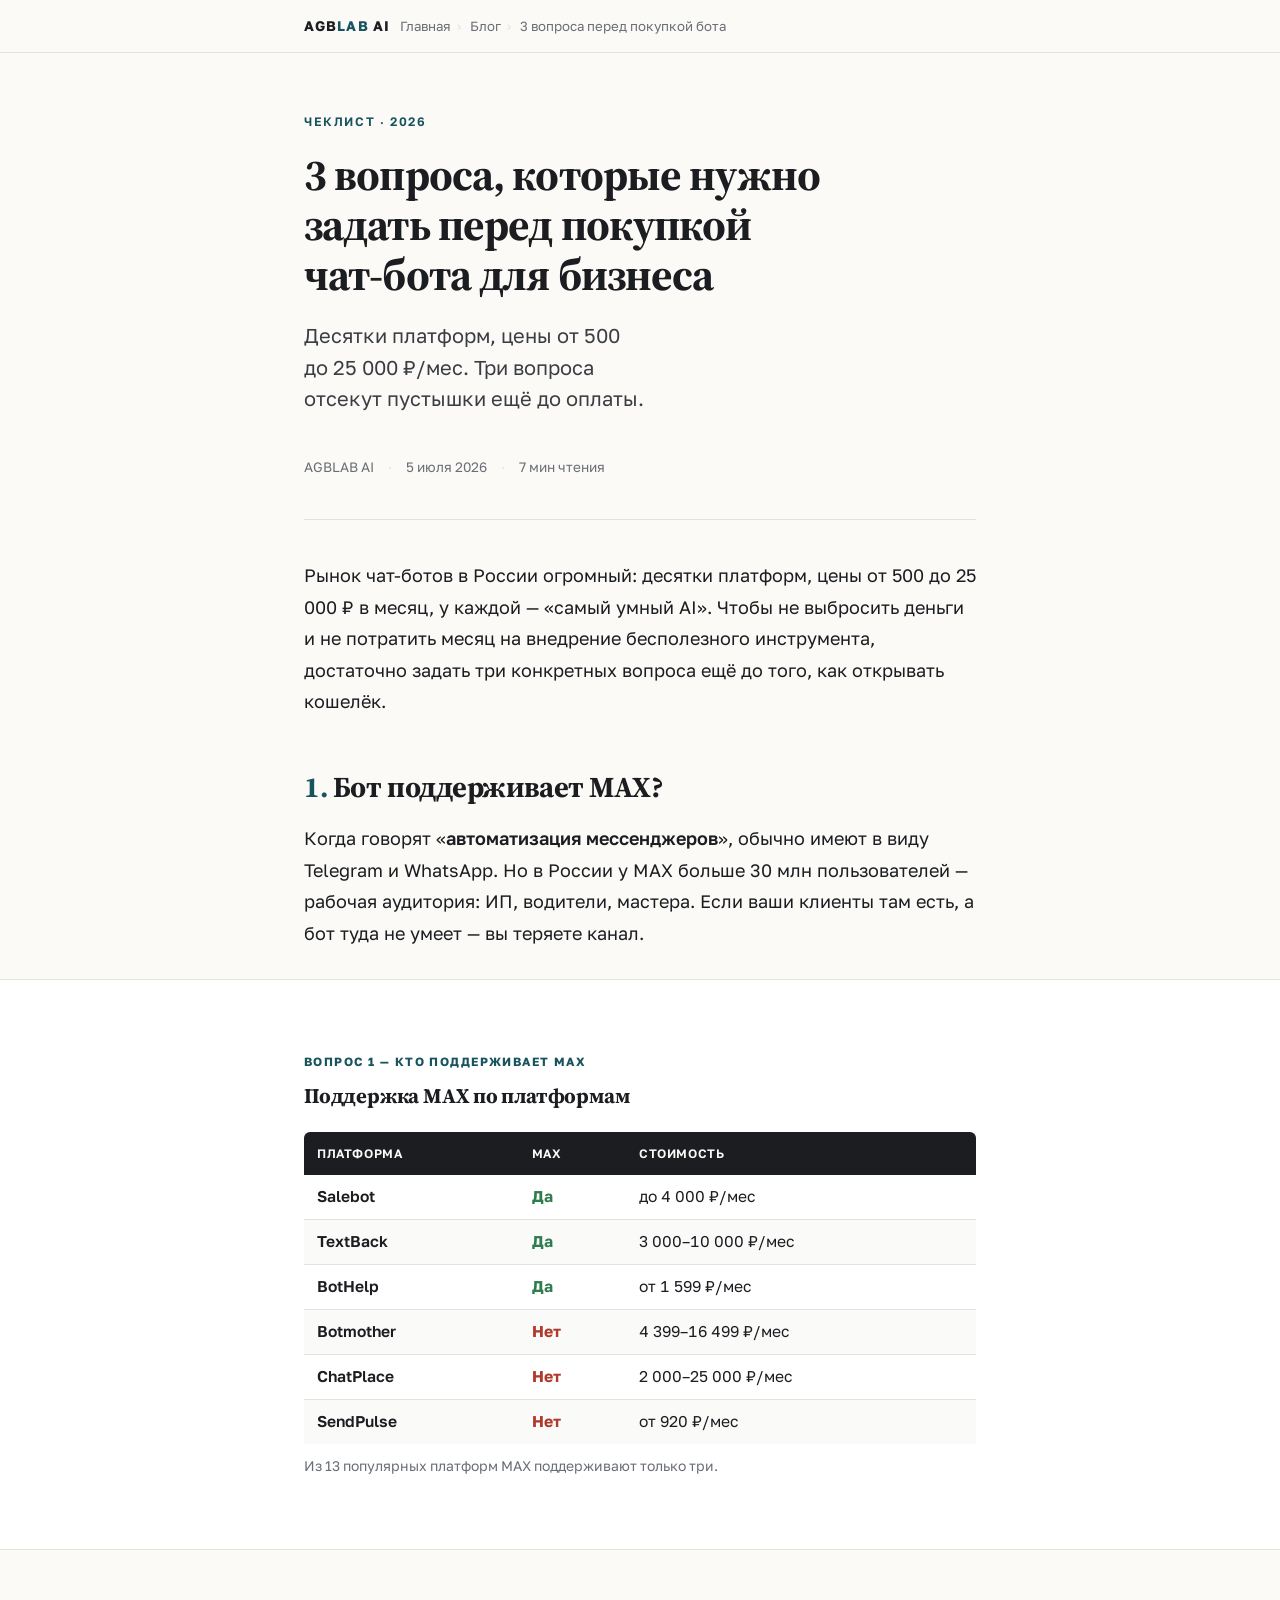
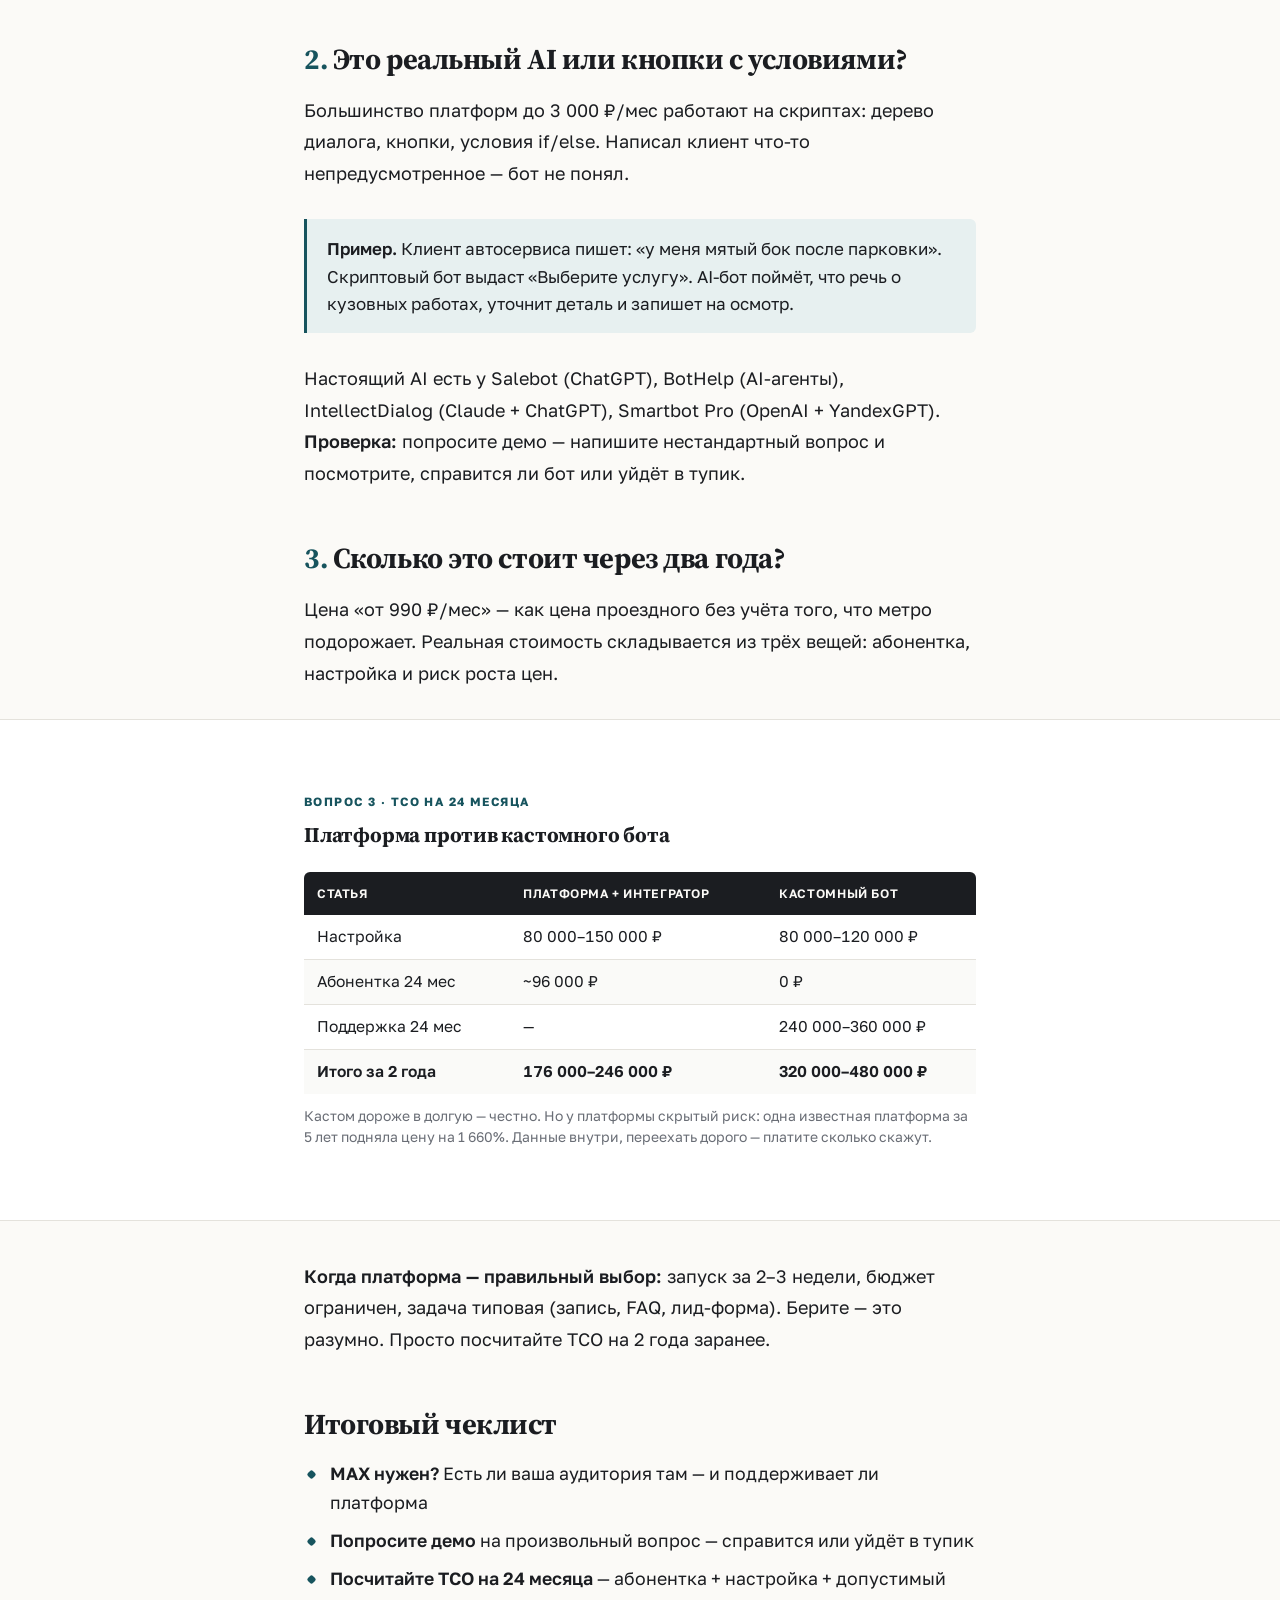
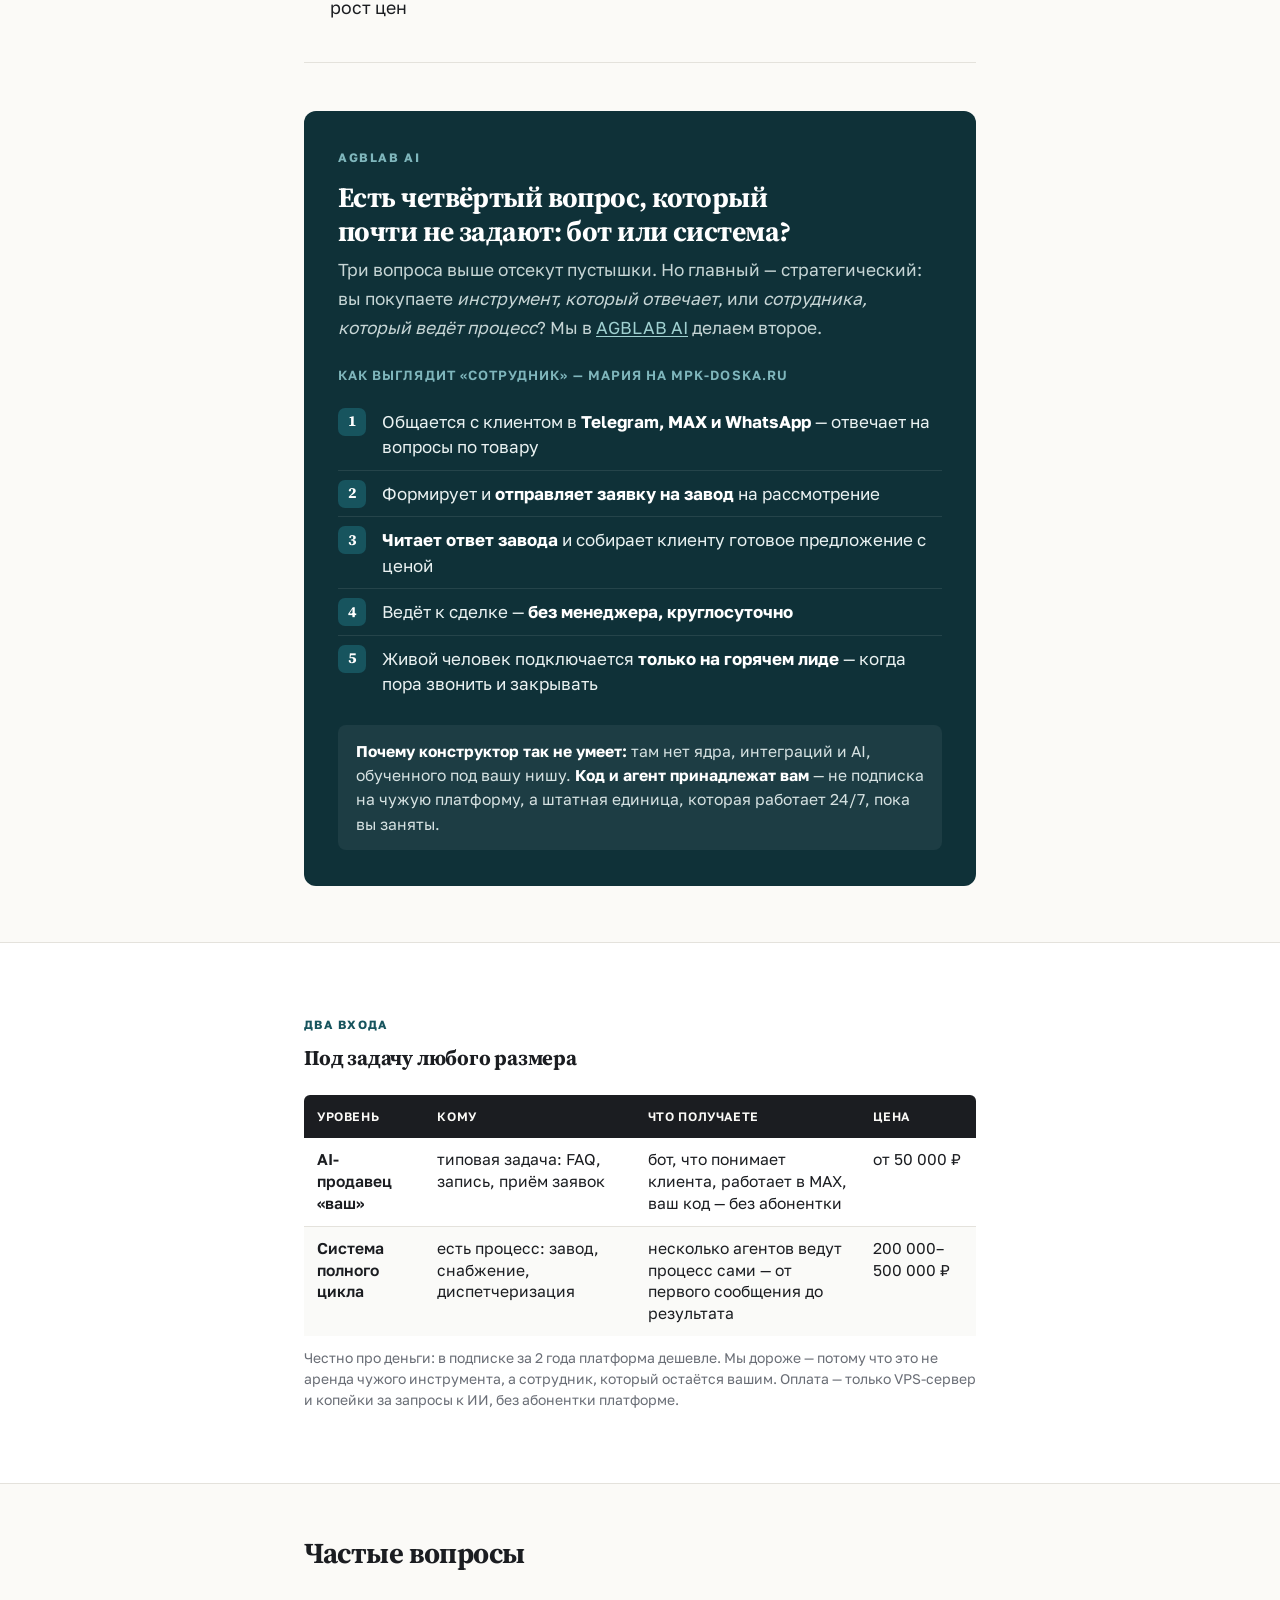
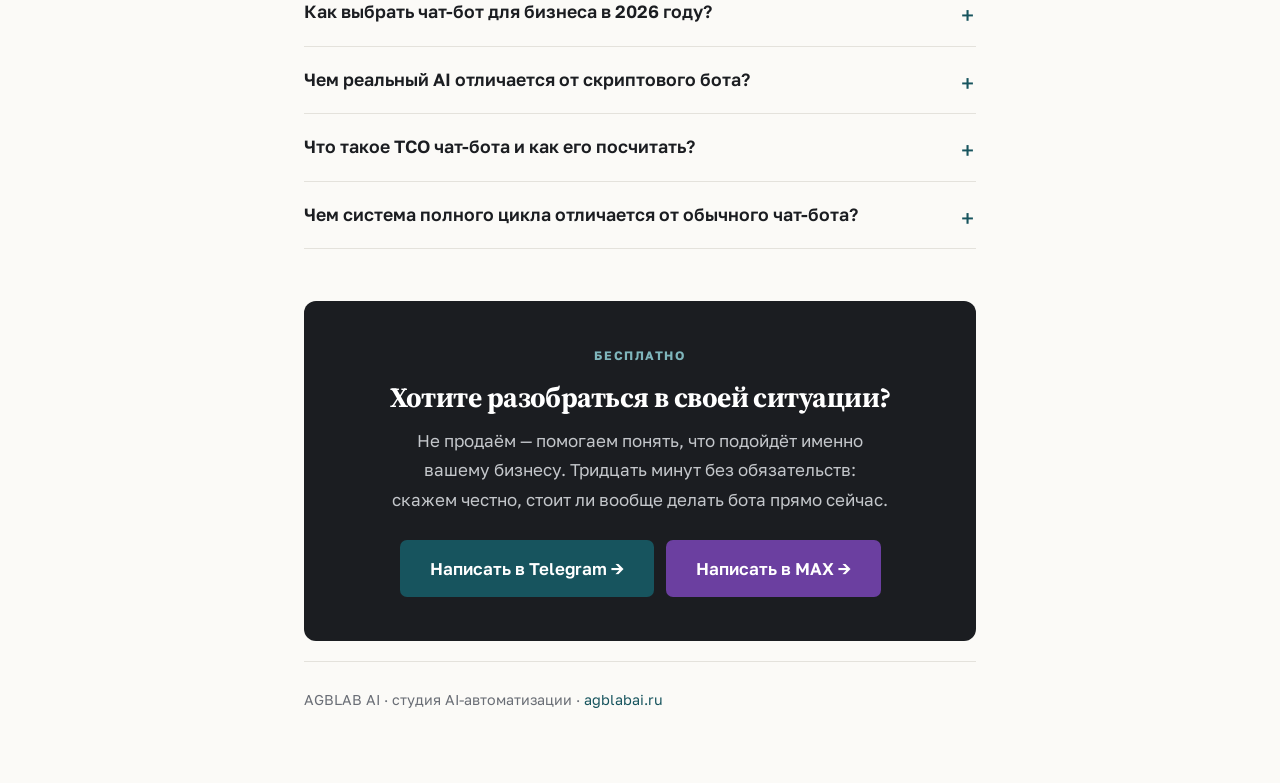
<file: blog/3-voprosa-pered-pokupkoy-chat-bota/index.html>
<!DOCTYPE html>
<html lang="ru">
<head>
<meta charset="UTF-8">
<meta name="viewport" content="width=device-width, initial-scale=1.0">

<title>3 вопроса перед покупкой чат-бота для бизнеса в 2026 | AGBLAB AI</title>
<meta name="description" content="Три вопроса до оплаты чат-бота: поддерживает ли MAX, реальный AI или скрипты, и сколько это стоит за 2 года (TCO). Чтобы не выбросить деньги.">
<meta name="keywords" content="как выбрать чат-бот для бизнеса, чат-бот для малого бизнеса, автоматизация мессенджеров, TCO чат-бота">
<link rel="canonical" href="https://agblabai.ru/blog/3-voprosa-pered-pokupkoy-chat-bota/">
<meta name="robots" content="index, follow">
<meta property="og:type" content="article">
<meta property="og:title" content="3 вопроса, которые нужно задать перед покупкой чат-бота">
<meta property="og:description" content="Десятки платформ, цены от 500 до 25 000 ₽/мес. Три вопроса отсекут пустышки ещё до оплаты — про MAX, реальный AI и стоимость за 2 года.">
<meta property="og:url" content="https://agblabai.ru/blog/3-voprosa-pered-pokupkoy-chat-bota/">
<meta property="og:image" content="https://agblabai.ru/blog/og/3-voprosa-pered-pokupkoy-chat-bota.jpg">
<meta property="og:site_name" content="AGBLAB AI">
<meta property="og:locale" content="ru_RU">
<meta name="twitter:card" content="summary_large_image">

<script type="application/ld+json">
{
  "@context": "https://schema.org",
  "@type": "Article",
  "headline": "3 вопроса, которые нужно задать перед покупкой чат-бота для бизнеса",
  "description": "Десятки платформ, цены от 500 до 25 000 ₽/мес. Три вопроса отсекут пустышки ещё до оплаты — про MAX, реальный AI и стоимость за 2 года.",
  "image": "https://agblabai.ru/blog/og/3-voprosa-pered-pokupkoy-chat-bota.jpg",
  "datePublished": "2026-07-05",
  "dateModified": "2026-07-05",
  "author": { "@type": "Organization", "name": "AGBLAB AI", "url": "https://agblabai.ru" },
  "publisher": {
    "@type": "Organization",
    "name": "AGBLAB AI",
    "logo": { "@type": "ImageObject", "url": "https://agblabai.ru/logo.png" }
  },
  "mainEntityOfPage": { "@type": "WebPage", "@id": "https://agblabai.ru/blog/3-voprosa-pered-pokupkoy-chat-bota/" }
}
</script>

<script type="application/ld+json">
{
  "@context": "https://schema.org",
  "@type": "FAQPage",
  "mainEntity": [
    {
      "@type": "Question",
      "name": "Как выбрать чат-бот для бизнеса в 2026 году?",
      "acceptedAnswer": { "@type": "Answer", "text": "Задайте три вопроса до оплаты: поддерживает ли MAX, реальный AI или скрипты, сколько стоит за 2 года. И четвёртый: бот или система полного цикла." }
    },
    {
      "@type": "Question",
      "name": "Чем реальный AI отличается от скриптового бота?",
      "acceptedAnswer": { "@type": "Answer", "text": "Скриптовый бот отвечает только на прописанные варианты. Реальный AI понимает произвольный запрос клиента." }
    },
    {
      "@type": "Question",
      "name": "Что такое TCO чат-бота и как его посчитать?",
      "acceptedAnswer": { "@type": "Answer", "text": "TCO — полная стоимость за 2 года: настройка + абонентка × 24 + поддержка. Дешёвая подписка часто дороже на дистанции." }
    },
    {
      "@type": "Question",
      "name": "Чем система полного цикла отличается от обычного чат-бота?",
      "acceptedAnswer": { "@type": "Answer", "text": "Обычный бот отвечает и передаёт контакт. Система полного цикла ведёт сделку сама, человек нужен только на горячем лиде, код принадлежит вам." }
    }
  ]
}
</script>

<style>
  @import url('https://fonts.googleapis.com/css2?family=Source+Serif+4:opsz,wght@8..60,400;8..60,600;8..60,700&family=Golos+Text:wght@400;500;600;700&display=swap');

  :root{
    --paper:#FBFAF7;
    --ink:#1B1D21;
    --muted:#6A6E76;
    --rule:#E4E2DC;
    --teal:#17545E;
    --teal-dim:#E7F0F0;
    --win:#2F7D4F;
    --warn:#B4732E;
    --ff-display:'Source Serif 4', Georgia, 'Times New Roman', serif;
    --ff-body:'Golos Text', system-ui, -apple-system, 'Segoe UI', sans-serif;
    --col:720px;
  }

  *,*::before,*::after{box-sizing:border-box;margin:0;padding:0;}
  html{font-size:17px;background:var(--paper);color:var(--ink);-webkit-text-size-adjust:100%;}
  body{font-family:var(--ff-body);line-height:1.72;font-feature-settings:"kern" 1,"liga" 1;-webkit-font-smoothing:antialiased;}

  .wrap{max-width:var(--col);margin:0 auto;padding:0 24px;}
  .bleed{background:#fff;border-top:1px solid var(--rule);border-bottom:1px solid var(--rule);}

  .topbar{border-bottom:1px solid var(--rule);}
  .topbar-in{max-width:var(--col);margin:0 auto;padding:14px 24px;display:flex;align-items:center;gap:10px;}
  .brand{font-weight:700;font-size:.82rem;letter-spacing:.08em;text-transform:uppercase;color:var(--ink);text-decoration:none;}
  .brand b{color:var(--teal);}
  .crumbs{font-size:.78rem;color:var(--muted);}
  .crumbs a{color:var(--muted);text-decoration:none;}
  .crumbs a:hover{color:var(--teal);}
  .crumbs span{color:var(--rule);margin:0 6px;}

  header.post{padding:52px 0 0;}
  .eyebrow{display:inline-block;font-size:.72rem;font-weight:600;letter-spacing:.13em;text-transform:uppercase;color:var(--teal);margin-bottom:18px;}
  h1{font-family:var(--ff-display);font-size:clamp(28px,5.2vw,44px);font-weight:700;line-height:1.14;letter-spacing:-.02em;text-wrap:balance;margin-bottom:20px;}
  .deck{font-size:1.18rem;line-height:1.55;color:#3A3D42;max-width:38ch;text-wrap:balance;margin-bottom:26px;}
  .byline{display:flex;flex-wrap:wrap;gap:14px;align-items:center;font-size:.8rem;color:var(--muted);padding:16px 0 40px;border-bottom:1px solid var(--rule);}
  .byline span::before{content:"·";margin-right:14px;color:var(--rule);}
  .byline span:first-child::before{content:"";margin:0;}

  article{padding:40px 0 8px;}
  article p{font-size:1.06rem;line-height:1.75;margin-bottom:22px;}
  h2{font-family:var(--ff-display);font-size:clamp(22px,3.6vw,29px);font-weight:700;letter-spacing:-.015em;line-height:1.22;text-wrap:balance;margin:52px 0 18px;}
  h2 .num{color:var(--teal);}
  strong{font-weight:600;}
  em{font-style:italic;}
  article a{color:var(--teal);text-decoration:underline;text-underline-offset:2px;text-decoration-thickness:1px;}

  ul.clean{list-style:none;margin:6px 0 24px;}
  ul.clean li{position:relative;padding-left:26px;margin-bottom:10px;font-size:1.04rem;line-height:1.6;}
  ul.clean li::before{content:"";position:absolute;left:4px;top:.62em;width:7px;height:7px;background:var(--teal);border-radius:2px;transform:rotate(45deg);}

  .data{padding:36px 0;margin:36px 0;}
  .data-label{font-size:.7rem;font-weight:700;letter-spacing:.12em;text-transform:uppercase;color:var(--teal);margin-bottom:6px;}
  .data-title{font-family:var(--ff-display);font-size:1.22rem;font-weight:700;letter-spacing:-.01em;margin-bottom:18px;}
  .tscroll{overflow-x:auto;-webkit-overflow-scrolling:touch;}
  table{width:100%;border-collapse:collapse;font-size:.92rem;font-variant-numeric:tabular-nums;min-width:420px;}
  thead th{background:var(--ink);color:var(--paper);text-align:left;font-weight:600;font-size:.72rem;letter-spacing:.05em;text-transform:uppercase;padding:11px 13px;white-space:nowrap;}
  thead th:first-child{border-top-left-radius:6px;}
  thead th:last-child{border-top-right-radius:6px;}
  tbody td{padding:11px 13px;border-bottom:1px solid var(--rule);vertical-align:top;line-height:1.4;}
  tbody tr:nth-child(even){background:#FAFAF8;}
  tbody tr:last-child td{border-bottom:none;}
  .pn{font-weight:600;white-space:nowrap;}
  .yes{color:var(--win);font-weight:700;}
  .no{color:#B03A2B;font-weight:700;}
  .foot-note{font-size:.82rem;color:var(--muted);margin-top:12px;line-height:1.5;}

  .callout{border-left:3px solid var(--teal);background:var(--teal-dim);padding:16px 20px;margin:30px 0;border-radius:0 6px 6px 0;font-size:1rem;line-height:1.6;}
  .divider{height:1px;background:var(--rule);margin:40px 0;}

  .tco{margin:44px 0;border:1px solid var(--rule);border-radius:10px;overflow:hidden;background:#fff;}
  .tco-head{padding:20px 24px;border-bottom:1px solid var(--rule);}
  .tco-head .k{font-size:.7rem;font-weight:700;letter-spacing:.12em;text-transform:uppercase;color:var(--teal);}
  .tco-head .t{font-family:var(--ff-display);font-size:1.15rem;font-weight:700;margin-top:4px;}

  .faq{margin:12px 0 8px;}
  .faq h2{margin-bottom:8px;}
  details{border-bottom:1px solid var(--rule);}
  details summary{cursor:pointer;list-style:none;padding:18px 32px 18px 0;position:relative;font-weight:600;font-size:1.04rem;color:var(--ink);}
  details summary::-webkit-details-marker{display:none;}
  details summary::after{content:"+";position:absolute;right:2px;top:16px;font-size:1.4rem;font-weight:400;color:var(--teal);transition:transform .2s;}
  details[open] summary::after{content:"–";}
  details .ans{padding:0 0 20px;font-size:1rem;line-height:1.65;color:#3A3D42;max-width:62ch;}

  .cta{background:var(--ink);color:var(--paper);border-radius:12px;padding:44px 40px;margin:52px 0 20px;text-align:center;}
  .cta .k{font-size:.72rem;font-weight:700;letter-spacing:.13em;text-transform:uppercase;color:#7FB6BC;margin-bottom:14px;}
  .cta h2{font-family:var(--ff-display);color:#fff;font-size:clamp(21px,4vw,28px);margin:0 0 12px;letter-spacing:-.02em;}
  .cta p{color:#C4C7CB;font-size:1rem;margin-bottom:26px;max-width:46ch;margin-left:auto;margin-right:auto;text-wrap:balance;}
  .cta-btn{display:inline-flex;align-items:center;gap:9px;background:var(--teal);color:#fff;font-family:var(--ff-body);font-weight:600;font-size:1rem;padding:14px 30px;border-radius:7px;text-decoration:none;transition:background .15s ease;}
  .cta-btn:hover{background:#0F3F47;}
  .cta-btns{display:flex;gap:12px;justify-content:center;flex-wrap:wrap;}
  .cta-btn--max{background:#6B3FA0;}
  .cta-btn--max:hover{background:#512D80;}

  footer.post{padding:26px 0 70px;font-size:.84rem;color:var(--muted);border-top:1px solid var(--rule);margin-top:8px;}
  footer.post a{color:var(--teal);text-decoration:none;}

  .sys{background:#0F3138;color:#EAF2F2;border-radius:12px;padding:36px 34px;margin:48px 0;}
  .sys .k{font-size:.72rem;font-weight:700;letter-spacing:.13em;text-transform:uppercase;color:#7FB6BC;margin-bottom:12px;}
  .sys h2{font-family:var(--ff-display);color:#fff;font-size:clamp(21px,3.6vw,28px);letter-spacing:-.02em;margin:0 0 8px;}
  .sys p{font-size:1.02rem;line-height:1.65;color:#C7D6D6;margin-bottom:18px;}
  .sys p a{color:#9FD0D0;text-decoration:underline;text-underline-offset:2px;}
  .sys .caption{font-size:.78rem;font-weight:600;letter-spacing:.08em;text-transform:uppercase;color:#7FB6BC;margin:22px 0 12px;}
  .cycle{counter-reset:step;list-style:none;margin:0 0 6px;}
  .cycle li{position:relative;padding:10px 0 10px 44px;border-bottom:1px solid rgba(255,255,255,.09);font-size:1rem;line-height:1.5;color:#EAF2F2;}
  .cycle li:last-child{border-bottom:none;}
  .cycle li::before{counter-increment:step;content:counter(step);position:absolute;left:0;top:9px;width:28px;height:28px;background:var(--teal);color:#fff;border-radius:7px;display:flex;align-items:center;justify-content:center;font-family:var(--ff-display);font-weight:700;font-size:.9rem;}
  .cycle li b{color:#fff;}
  .sys-note{margin-top:18px;padding:14px 18px;background:rgba(255,255,255,.06);border-radius:8px;font-size:.92rem;line-height:1.55;color:#D6E2E2;}
  .sys-note b{color:#fff;}

  @media (max-width:600px){
    .sys{padding:26px 20px;}
    html{font-size:16px;}
    .cta{padding:32px 22px;}
  }
  @media (prefers-reduced-motion:reduce){*{transition:none !important;}}
</style>
</head>

<body>

<div class="topbar">
  <div class="topbar-in">
    <a href="https://agblabai.ru" class="brand">AGB<b>LAB</b> AI</a>
    <nav class="crumbs" aria-label="Хлебные крошки">
      <a href="https://agblabai.ru">Главная</a><span>›</span>
      <a href="https://agblabai.ru/blog">Блог</a><span>›</span>
      3 вопроса перед покупкой бота
    </nav>
  </div>
</div>

<div class="wrap">
  <header class="post">
    <span class="eyebrow">Чеклист · 2026</span>
    <h1>3 вопроса, которые нужно задать перед покупкой чат-бота для бизнеса</h1>
    <p class="deck">Десятки платформ, цены от 500 до 25 000 ₽/мес. Три вопроса отсекут пустышки ещё до оплаты.</p>
    <div class="byline">
      <span>AGBLAB AI</span>
      <span>5 июля 2026</span>
      <span>7 мин чтения</span>
    </div>
  </header>

  <article>
    <p>Рынок чат-ботов в России огромный: десятки платформ, цены от 500 до 25 000 ₽ в месяц, у каждой — «самый умный AI». Чтобы не выбросить деньги и не потратить месяц на внедрение бесполезного инструмента, достаточно задать три конкретных вопроса ещё до того, как открывать кошелёк.</p>

    <h2><span class="num">1.</span>&nbsp;Бот поддерживает MAX?</h2>
    <p>Когда говорят «<strong>автоматизация мессенджеров</strong>», обычно имеют в виду Telegram и WhatsApp. Но в России у MAX больше 30 млн пользователей — рабочая аудитория: ИП, водители, мастера. Если ваши клиенты там есть, а бот туда не умеет — вы теряете канал.</p>
  </article>
</div>

<div class="bleed">
  <div class="wrap">
    <div class="data">
      <div class="data-label">Вопрос 1 — кто поддерживает MAX</div>
      <div class="data-title">Поддержка MAX по платформам</div>
      <div class="tscroll">
        <table>
          <thead><tr><th>Платформа</th><th>MAX</th><th>Стоимость</th></tr></thead>
          <tbody>
            <tr><td class="pn">Salebot</td><td class="yes">Да</td><td>до 4&nbsp;000&nbsp;₽/мес</td></tr>
            <tr><td class="pn">TextBack</td><td class="yes">Да</td><td>3&nbsp;000–10&nbsp;000&nbsp;₽/мес</td></tr>
            <tr><td class="pn">BotHelp</td><td class="yes">Да</td><td>от 1&nbsp;599&nbsp;₽/мес</td></tr>
            <tr><td class="pn">Botmother</td><td class="no">Нет</td><td>4&nbsp;399–16&nbsp;499&nbsp;₽/мес</td></tr>
            <tr><td class="pn">ChatPlace</td><td class="no">Нет</td><td>2&nbsp;000–25&nbsp;000&nbsp;₽/мес</td></tr>
            <tr><td class="pn">SendPulse</td><td class="no">Нет</td><td>от 920&nbsp;₽/мес</td></tr>
          </tbody>
        </table>
      </div>
      <p class="foot-note">Из 13 популярных платформ MAX поддерживают только три.</p>
    </div>
  </div>
</div>

<div class="wrap">
  <article>
    <h2><span class="num">2.</span>&nbsp;Это реальный AI или кнопки с условиями?</h2>
    <p>Большинство платформ до 3 000 ₽/мес работают на скриптах: дерево диалога, кнопки, условия if/else. Написал клиент что-то непредусмотренное — бот не понял.</p>
    <div class="callout"><strong>Пример.</strong> Клиент автосервиса пишет: «у меня мятый бок после парковки». Скриптовый бот выдаст «Выберите услугу». AI-бот поймёт, что речь о кузовных работах, уточнит деталь и запишет на осмотр.</div>
    <p>Настоящий AI есть у Salebot (ChatGPT), BotHelp (AI-агенты), IntellectDialog (Claude + ChatGPT), Smartbot Pro (OpenAI + YandexGPT). <strong>Проверка:</strong> попросите демо — напишите нестандартный вопрос и посмотрите, справится ли бот или уйдёт в тупик.</p>

    <h2><span class="num">3.</span>&nbsp;Сколько это стоит через два года?</h2>
    <p>Цена «от 990 ₽/мес» — как цена проездного без учёта того, что метро подорожает. Реальная стоимость складывается из трёх вещей: абонентка, настройка и риск роста цен.</p>
  </article>
</div>

<div class="bleed">
  <div class="wrap">
    <div class="data">
      <div class="data-label">Вопрос 3 · TCO на 24 месяца</div>
      <div class="data-title">Платформа против кастомного бота</div>
      <div class="tscroll">
        <table>
          <thead><tr><th>Статья</th><th>Платформа + интегратор</th><th>Кастомный бот</th></tr></thead>
          <tbody>
            <tr><td>Настройка</td><td>80&nbsp;000–150&nbsp;000&nbsp;₽</td><td>80&nbsp;000–120&nbsp;000&nbsp;₽</td></tr>
            <tr><td>Абонентка 24 мес</td><td>~96&nbsp;000&nbsp;₽</td><td>0&nbsp;₽</td></tr>
            <tr><td>Поддержка 24 мес</td><td>—</td><td>240&nbsp;000–360&nbsp;000&nbsp;₽</td></tr>
            <tr><td><strong>Итого за 2 года</strong></td><td><strong>176&nbsp;000–246&nbsp;000&nbsp;₽</strong></td><td><strong>320&nbsp;000–480&nbsp;000&nbsp;₽</strong></td></tr>
          </tbody>
        </table>
      </div>
      <p class="foot-note">Кастом дороже в долгую — честно. Но у платформы скрытый риск: одна известная платформа за 5 лет подняла цену на 1 660%. Данные внутри, переехать дорого — платите сколько скажут.</p>
    </div>
  </div>
</div>

<div class="wrap">
  <article>
    <p><strong>Когда платформа — правильный выбор:</strong> запуск за 2–3 недели, бюджет ограничен, задача типовая (запись, FAQ, лид-форма). Берите — это разумно. Просто посчитайте TCO на 2 года заранее.</p>

    <h2>Итоговый чеклист</h2>
    <ul class="clean">
      <li><strong>MAX нужен?</strong> Есть ли ваша аудитория там — и поддерживает ли платформа</li>
      <li><strong>Попросите демо</strong> на произвольный вопрос — справится или уйдёт в тупик</li>
      <li><strong>Посчитайте TCO на 24 месяца</strong> — абонентка + настройка + допустимый рост цен</li>
    </ul>

    <div class="divider"></div>

    <div class="sys">
      <div class="k">AGBLAB AI</div>
      <h2>Есть четвёртый вопрос, который почти не задают: бот или система?</h2>
      <p>Три вопроса выше отсекут пустышки. Но главный — стратегический: вы покупаете <em>инструмент, который отвечает</em>, или <em>сотрудника, который ведёт процесс</em>? Мы в <a href="https://agblabai.ru">AGBLAB AI</a> делаем второе.</p>
      <div class="caption">Как выглядит «сотрудник» — Мария на mpk-doska.ru</div>
      <ol class="cycle">
        <li>Общается с клиентом в <b>Telegram, MAX и WhatsApp</b> — отвечает на вопросы по товару</li>
        <li>Формирует и <b>отправляет заявку на завод</b> на рассмотрение</li>
        <li><b>Читает ответ завода</b> и собирает клиенту готовое предложение с ценой</li>
        <li>Ведёт к сделке — <b>без менеджера, круглосуточно</b></li>
        <li>Живой человек подключается <b>только на горячем лиде</b> — когда пора звонить и закрывать</li>
      </ol>
      <div class="sys-note"><b>Почему конструктор так не умеет:</b> там нет ядра, интеграций и AI, обученного под вашу нишу. <b>Код и агент принадлежат вам</b> — не подписка на чужую платформу, а штатная единица, которая работает 24/7, пока вы заняты.</div>
    </div>
  </article>
</div>

<div class="bleed">
  <div class="wrap">
    <div class="data">
      <div class="data-label">Два входа</div>
      <div class="data-title">Под задачу любого размера</div>
      <div class="tscroll">
        <table>
          <thead><tr><th>Уровень</th><th>Кому</th><th>Что получаете</th><th>Цена</th></tr></thead>
          <tbody>
            <tr><td><strong>AI-продавец «ваш»</strong></td><td>типовая задача: FAQ, запись, приём заявок</td><td>бот, что понимает клиента, работает в MAX, ваш код — без абонентки</td><td>от 50&nbsp;000&nbsp;₽</td></tr>
            <tr><td><strong>Система полного цикла</strong></td><td>есть процесс: завод, снабжение, диспетчеризация</td><td>несколько агентов ведут процесс сами — от первого сообщения до результата</td><td>200&nbsp;000–500&nbsp;000&nbsp;₽</td></tr>
          </tbody>
        </table>
      </div>
      <p class="foot-note">Честно про деньги: в подписке за 2 года платформа дешевле. Мы дороже — потому что это не аренда чужого инструмента, а сотрудник, который остаётся вашим. Оплата — только VPS-сервер и копейки за запросы к ИИ, без абонентки платформе.</p>
    </div>
  </div>
</div>

<div class="wrap">
  <div class="faq">
    <h2>Частые вопросы</h2>
    <details>
      <summary>Как выбрать чат-бот для бизнеса в 2026 году?</summary>
      <div class="ans">Задайте три вопроса до оплаты: поддерживает ли платформа MAX, реальный там AI или скрипты, и сколько это стоит за 2 года (TCO). И четвёртый, стратегический: вам нужен бот, который отвечает, или система, которая ведёт процесс.</div>
    </details>
    <details>
      <summary>Чем реальный AI отличается от скриптового бота?</summary>
      <div class="ans">Скриптовый бот отвечает только на заранее прописанные варианты — кнопки и условия if/else. Реальный AI понимает произвольный запрос: например, «у меня мятый бок после парковки» он распознает как кузовные работы, а скрипт — нет.</div>
    </details>
    <details>
      <summary>Что такое TCO чат-бота и как его посчитать?</summary>
      <div class="ans">TCO — полная стоимость за 2 года: настройка плюс абонентка платформы за 24 месяца плюс поддержка. Дешёвая подписка часто оказывается дороже на дистанции, особенно с учётом риска роста цен платформы.</div>
    </details>
    <details>
      <summary>Чем система полного цикла отличается от обычного чат-бота?</summary>
      <div class="ans">Обычный бот отвечает и передаёт вам контакт. Система полного цикла ведёт сделку сама: принимает клиента, отправляет заявку поставщику, читает ответ, формирует предложение и доводит до сделки. Живой человек — только на горячем лиде, а код принадлежит вам.</div>
    </details>
  </div>

  <div class="cta">
    <div class="k">Бесплатно</div>
    <h2>Хотите разобраться в своей ситуации?</h2>
    <p>Не продаём — помогаем понять, что подойдёт именно вашему бизнесу. Тридцать минут без обязательств: скажем честно, стоит ли вообще делать бота прямо сейчас.</p>
    <div class="cta-btns">
      <a class="cta-btn" href="https://t.me/sergeyboz" target="_blank" rel="noopener">Написать в Telegram →</a>
      <a class="cta-btn cta-btn--max" href="https://max.ru/u/f9LHodD0cOJmxXLObMmgEgEOk4llpVthvKu2qh2bf68-bqNbAWOgPf_ddVA" target="_blank" rel="noopener">Написать в MAX →</a>
    </div>
  </div>

  <footer class="post">
    <span>AGBLAB AI · студия AI-автоматизации · <a href="https://agblabai.ru">agblabai.ru</a></span>
  </footer>
</div>

</body>
</html>
</file>
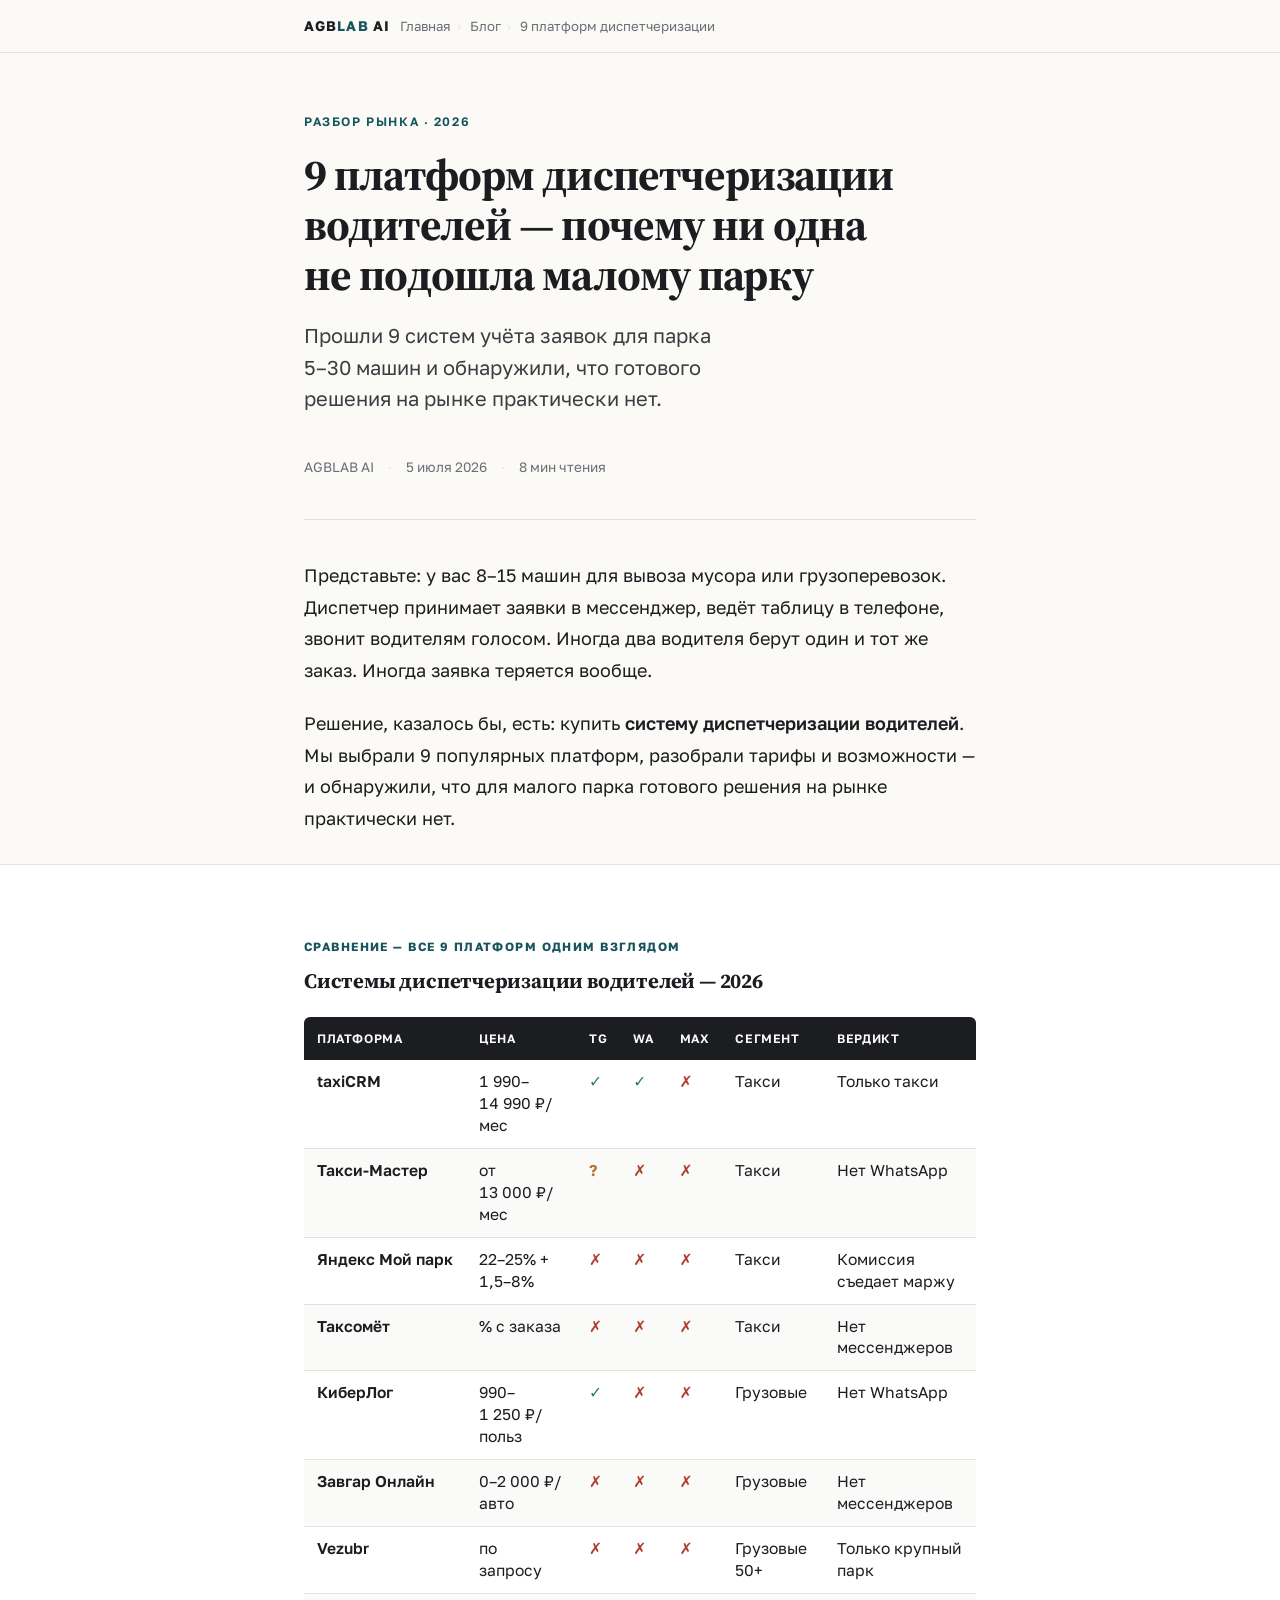
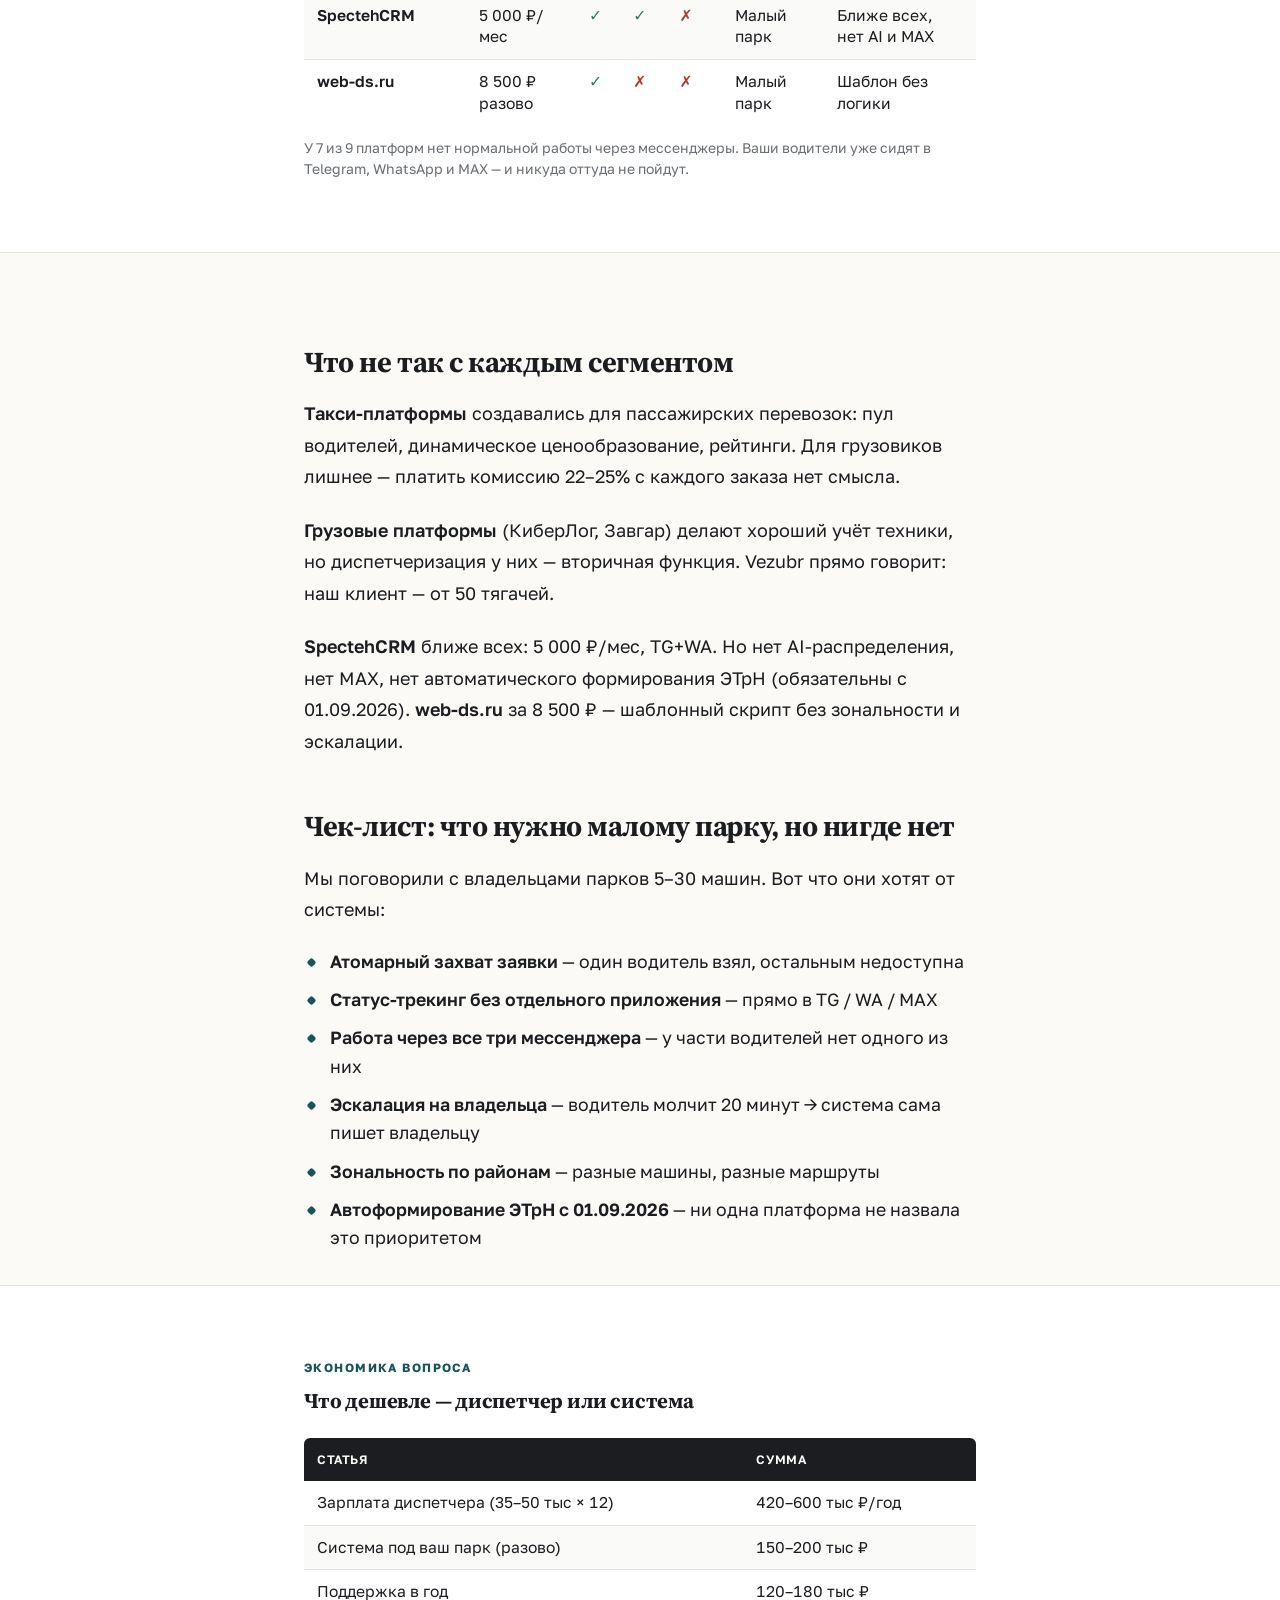
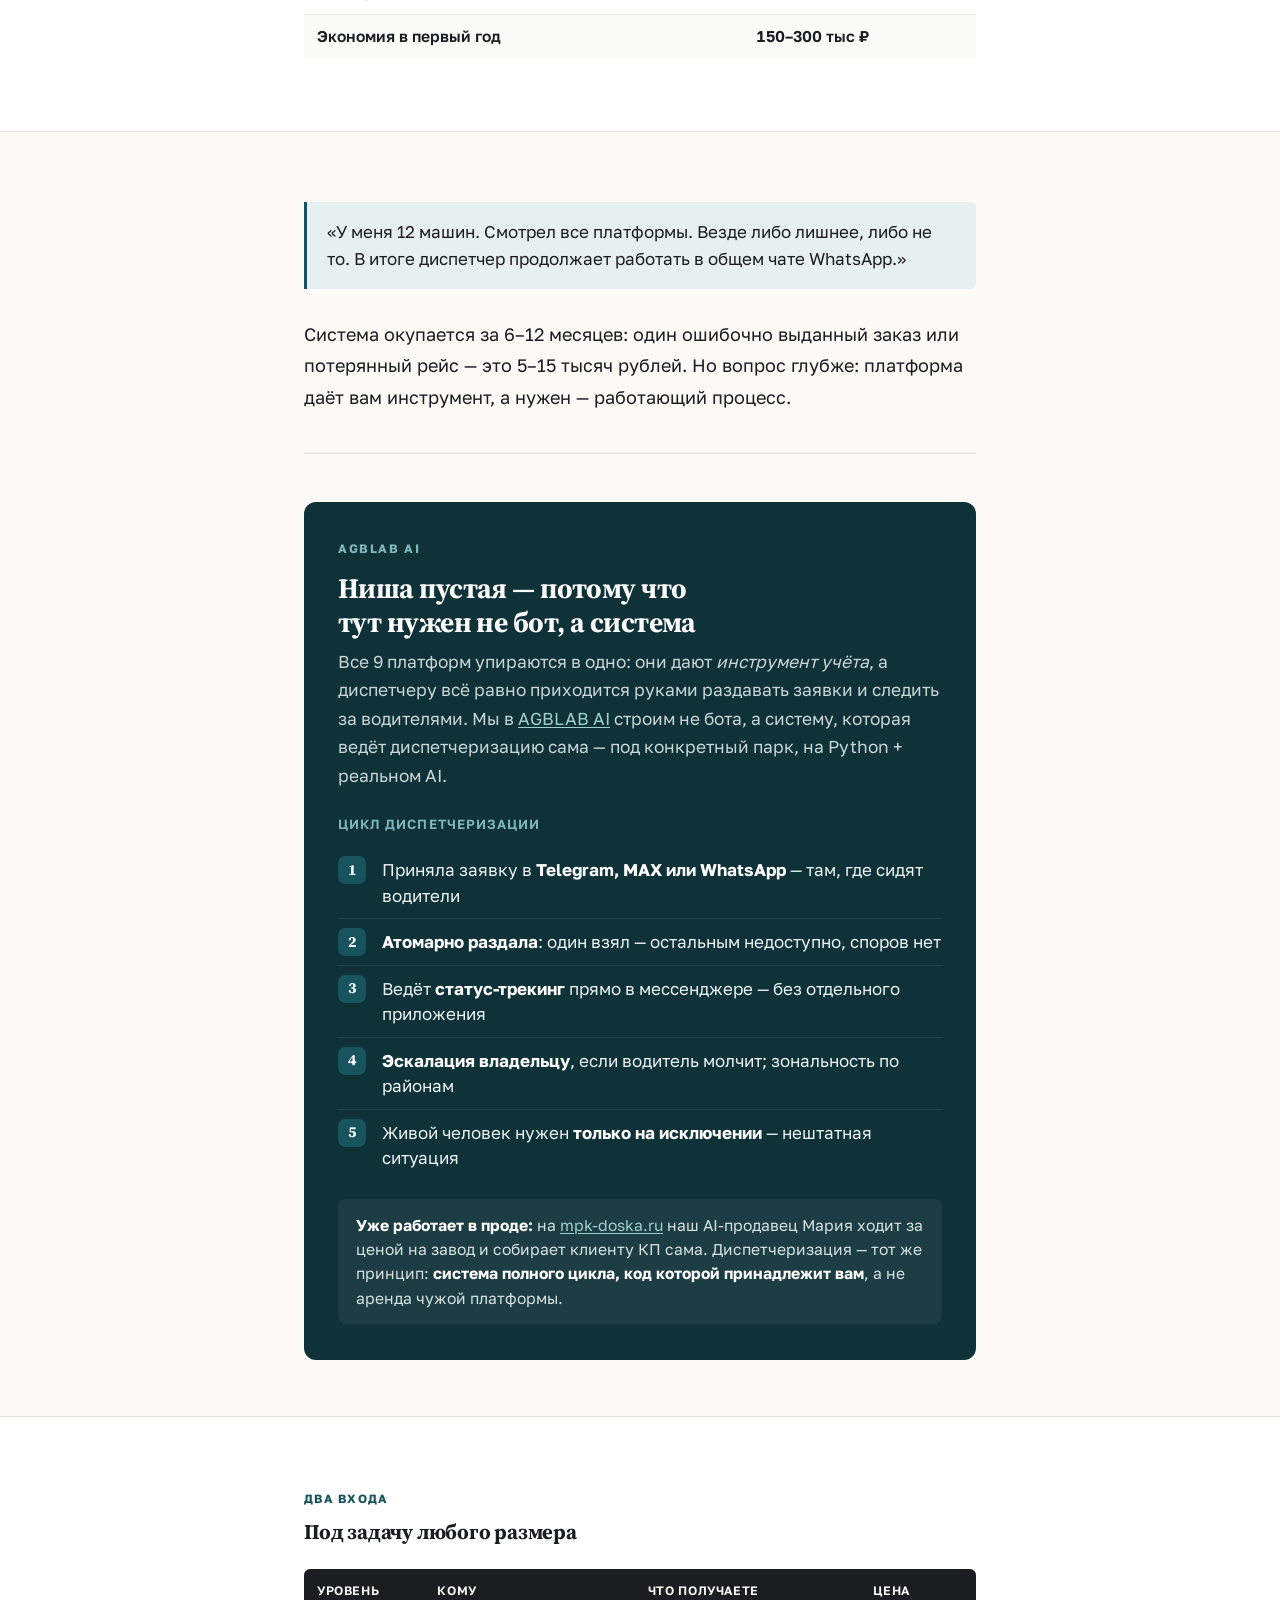
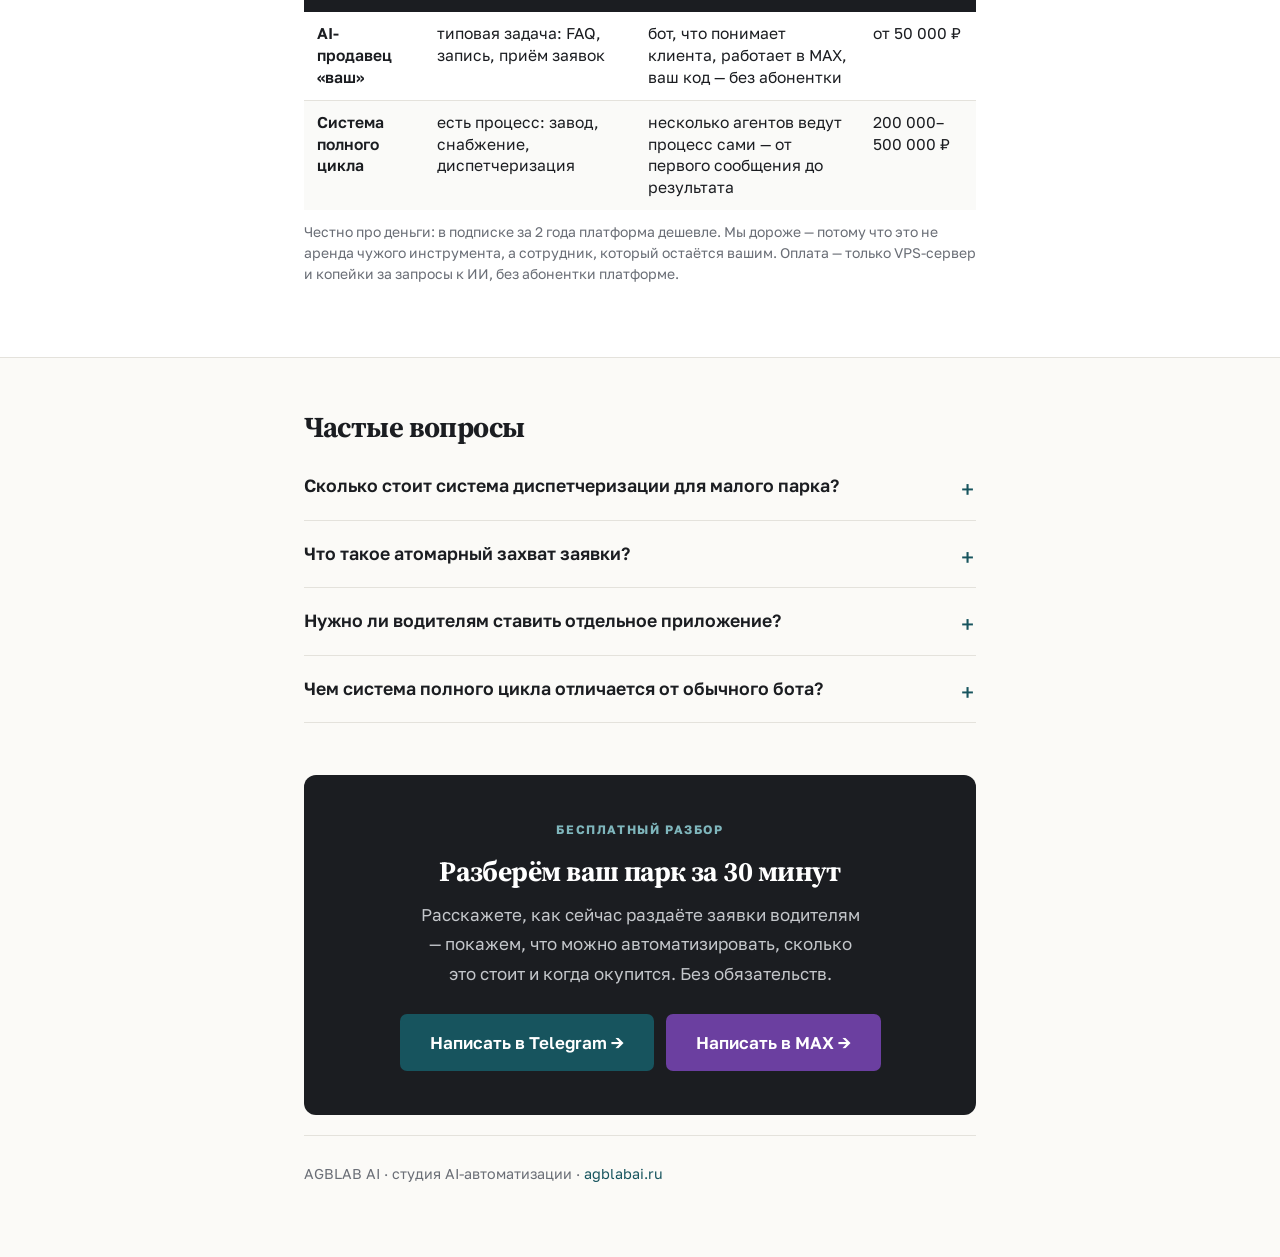
<file: blog/9-platform-dispetcherizatsii-malyy-park/index.html>
<!DOCTYPE html>
<html lang="ru">
<head>
<meta charset="UTF-8">
<meta name="viewport" content="width=device-width, initial-scale=1.0">

<title>9 систем диспетчеризации водителей — обзор для малого парка | AGBLAB AI</title>
<meta name="description" content="Разобрали 9 платформ диспетчеризации для парка 5–30 машин: цены, мессенджеры, что умеют. У 7 из 9 нет нормальной работы через мессенджеры — что реально нужно.">
<meta name="keywords" content="диспетчеризация водителей, система учёта заявок водителей, бот для диспетчера малый парк, диспетчеризация грузоперевозки">
<link rel="canonical" href="https://agblabai.ru/blog/9-platform-dispetcherizatsii-malyy-park/">
<meta name="robots" content="index, follow">
<meta property="og:type" content="article">
<meta property="og:title" content="9 платформ диспетчеризации водителей — почему ни одна не подошла малому парку">
<meta property="og:description" content="Прошли 9 систем учёта заявок. Рынок не замечает парки до 30 машин: либо дорого, либо нет мессенджеров, либо под крупный бизнес.">
<meta property="og:url" content="https://agblabai.ru/blog/9-platform-dispetcherizatsii-malyy-park/">
<meta property="og:image" content="https://agblabai.ru/blog/og/9-platform-dispetcherizatsii-malyy-park.jpg">
<meta property="og:site_name" content="AGBLAB AI">
<meta property="og:locale" content="ru_RU">
<meta name="twitter:card" content="summary_large_image">

<script type="application/ld+json">
{
  "@context": "https://schema.org",
  "@type": "Article",
  "headline": "9 платформ диспетчеризации водителей — почему ни одна не подошла малому парку",
  "description": "Прошли 9 систем учёта заявок. Рынок не замечает парки до 30 машин: либо дорого, либо нет мессенджеров, либо под крупный бизнес.",
  "image": "https://agblabai.ru/blog/og/9-platform-dispetcherizatsii-malyy-park.jpg",
  "datePublished": "2026-07-05",
  "dateModified": "2026-07-05",
  "author": { "@type": "Organization", "name": "AGBLAB AI", "url": "https://agblabai.ru" },
  "publisher": {
    "@type": "Organization",
    "name": "AGBLAB AI",
    "logo": { "@type": "ImageObject", "url": "https://agblabai.ru/logo.png" }
  },
  "mainEntityOfPage": { "@type": "WebPage", "@id": "https://agblabai.ru/blog/9-platform-dispetcherizatsii-malyy-park/" }
}
</script>

<script type="application/ld+json">
{
  "@context": "https://schema.org",
  "@type": "FAQPage",
  "mainEntity": [
    {
      "@type": "Question",
      "name": "Сколько стоит система диспетчеризации для малого парка?",
      "acceptedAnswer": { "@type": "Answer", "text": "Система под конкретный парк 5–30 машин обходится в 150 000–200 000 ₽ разово плюс поддержка. Зарплата одного диспетчера — 420–600 тыс ₽ в год, система окупается за 6–12 месяцев." }
    },
    {
      "@type": "Question",
      "name": "Что такое атомарный захват заявки?",
      "acceptedAnswer": { "@type": "Answer", "text": "Это когда заявку может взять только один водитель: как только он её принял, для остальных она исчезает." }
    },
    {
      "@type": "Question",
      "name": "Нужно ли водителям ставить отдельное приложение?",
      "acceptedAnswer": { "@type": "Answer", "text": "Нет, правильная система работает прямо в Telegram, WhatsApp и MAX, где водители уже есть." }
    },
    {
      "@type": "Question",
      "name": "Чем система полного цикла отличается от обычного бота?",
      "acceptedAnswer": { "@type": "Answer", "text": "Бот принимает заявку и передаёт её вам. Система полного цикла раздаёт заявки сама, ведёт статусы, эскалирует владельцу, а человек нужен только на исключении. Код принадлежит вам." }
    }
  ]
}
</script>

<style>
  @import url('https://fonts.googleapis.com/css2?family=Source+Serif+4:opsz,wght@8..60,400;8..60,600;8..60,700&family=Golos+Text:wght@400;500;600;700&display=swap');

  :root{
    --paper:#FBFAF7;
    --ink:#1B1D21;
    --muted:#6A6E76;
    --rule:#E4E2DC;
    --teal:#17545E;
    --teal-dim:#E7F0F0;
    --win:#2F7D4F;
    --warn:#B4732E;
    --warn-dim:#FBF1E6;
    --ff-display:'Source Serif 4', Georgia, 'Times New Roman', serif;
    --ff-body:'Golos Text', system-ui, -apple-system, 'Segoe UI', sans-serif;
    --col:720px;
  }

  *,*::before,*::after{box-sizing:border-box;margin:0;padding:0;}
  html{font-size:17px;background:var(--paper);color:var(--ink);-webkit-text-size-adjust:100%;}
  body{font-family:var(--ff-body);line-height:1.72;font-feature-settings:"kern" 1,"liga" 1;-webkit-font-smoothing:antialiased;}

  .wrap{max-width:var(--col);margin:0 auto;padding:0 24px;}
  .bleed{background:#fff;border-top:1px solid var(--rule);border-bottom:1px solid var(--rule);}

  .topbar{border-bottom:1px solid var(--rule);}
  .topbar-in{max-width:var(--col);margin:0 auto;padding:14px 24px;display:flex;align-items:center;gap:10px;}
  .brand{font-weight:700;font-size:.82rem;letter-spacing:.08em;text-transform:uppercase;color:var(--ink);text-decoration:none;}
  .brand b{color:var(--teal);}
  .crumbs{font-size:.78rem;color:var(--muted);}
  .crumbs a{color:var(--muted);text-decoration:none;}
  .crumbs a:hover{color:var(--teal);}
  .crumbs span{color:var(--rule);margin:0 6px;}

  header.post{padding:52px 0 0;}
  .eyebrow{display:inline-block;font-size:.72rem;font-weight:600;letter-spacing:.13em;text-transform:uppercase;color:var(--teal);margin-bottom:18px;}
  h1{font-family:var(--ff-display);font-size:clamp(28px,5.2vw,44px);font-weight:700;line-height:1.14;letter-spacing:-.02em;text-wrap:balance;margin-bottom:20px;}
  .deck{font-size:1.18rem;line-height:1.55;color:#3A3D42;max-width:38ch;text-wrap:balance;margin-bottom:26px;}
  .byline{display:flex;flex-wrap:wrap;gap:14px;align-items:center;font-size:.8rem;color:var(--muted);padding:16px 0 40px;border-bottom:1px solid var(--rule);}
  .byline span::before{content:"·";margin-right:14px;color:var(--rule);}
  .byline span:first-child::before{content:"";margin:0;}

  article{padding:40px 0 8px;}
  article p{font-size:1.06rem;line-height:1.75;margin-bottom:22px;}
  h2{font-family:var(--ff-display);font-size:clamp(22px,3.6vw,29px);font-weight:700;letter-spacing:-.015em;line-height:1.22;text-wrap:balance;margin:52px 0 18px;}
  h2 .num{color:var(--teal);font-variant-numeric:tabular-nums;}
  strong{font-weight:600;}
  em{font-style:italic;}
  article a{color:var(--teal);text-decoration:underline;text-underline-offset:2px;text-decoration-thickness:1px;}

  ul.clean{list-style:none;margin:6px 0 24px;}
  ul.clean li{position:relative;padding-left:26px;margin-bottom:10px;font-size:1.04rem;line-height:1.6;}
  ul.clean li::before{content:"";position:absolute;left:4px;top:.62em;width:7px;height:7px;background:var(--teal);border-radius:2px;transform:rotate(45deg);}

  .data{padding:36px 0;margin:36px 0;}
  .data-label{font-size:.7rem;font-weight:700;letter-spacing:.12em;text-transform:uppercase;color:var(--teal);margin-bottom:6px;}
  .data-title{font-family:var(--ff-display);font-size:1.22rem;font-weight:700;letter-spacing:-.01em;margin-bottom:18px;}
  .tscroll{overflow-x:auto;-webkit-overflow-scrolling:touch;}
  table{width:100%;border-collapse:collapse;font-size:.92rem;font-variant-numeric:tabular-nums;min-width:520px;}
  thead th{background:var(--ink);color:var(--paper);text-align:left;font-weight:600;font-size:.72rem;letter-spacing:.05em;text-transform:uppercase;padding:11px 13px;white-space:nowrap;}
  thead th:first-child{border-top-left-radius:6px;}
  thead th:last-child{border-top-right-radius:6px;}
  tbody td{padding:11px 13px;border-bottom:1px solid var(--rule);vertical-align:top;line-height:1.4;}
  tbody tr:nth-child(even){background:#FAFAF8;}
  tbody tr:last-child td{border-bottom:none;}
  .pn{font-weight:600;white-space:nowrap;}
  .yes{color:var(--win);font-weight:700;}
  .no{color:#B03A2B;font-weight:700;}
  .warnmark{color:var(--warn);font-weight:700;}
  .foot-note{font-size:.82rem;color:var(--muted);margin-top:12px;line-height:1.5;}

  .callout{border-left:3px solid var(--teal);background:var(--teal-dim);padding:16px 20px;margin:30px 0;border-radius:0 6px 6px 0;font-size:1rem;line-height:1.6;}
  .divider{height:1px;background:var(--rule);margin:40px 0;}

  .faq{margin:12px 0 8px;}
  .faq h2{margin-bottom:8px;}
  details{border-bottom:1px solid var(--rule);}
  details summary{cursor:pointer;list-style:none;padding:18px 32px 18px 0;position:relative;font-weight:600;font-size:1.04rem;color:var(--ink);}
  details summary::-webkit-details-marker{display:none;}
  details summary::after{content:"+";position:absolute;right:2px;top:16px;font-size:1.4rem;font-weight:400;color:var(--teal);transition:transform .2s;}
  details[open] summary::after{content:"–";}
  details .ans{padding:0 0 20px;font-size:1rem;line-height:1.65;color:#3A3D42;max-width:62ch;}

  .cta{background:var(--ink);color:var(--paper);border-radius:12px;padding:44px 40px;margin:52px 0 20px;text-align:center;}
  .cta .k{font-size:.72rem;font-weight:700;letter-spacing:.13em;text-transform:uppercase;color:#7FB6BC;margin-bottom:14px;}
  .cta h2{font-family:var(--ff-display);color:#fff;font-size:clamp(21px,4vw,28px);margin:0 0 12px;letter-spacing:-.02em;}
  .cta p{color:#C4C7CB;font-size:1rem;margin-bottom:26px;max-width:46ch;margin-left:auto;margin-right:auto;text-wrap:balance;}
  .cta-btn{display:inline-flex;align-items:center;gap:9px;background:var(--teal);color:#fff;font-family:var(--ff-body);font-weight:600;font-size:1rem;padding:14px 30px;border-radius:7px;text-decoration:none;transition:background .15s ease;}
  .cta-btn:hover{background:#0F3F47;}
  .cta-btns{display:flex;gap:12px;justify-content:center;flex-wrap:wrap;}
  .cta-btn--max{background:#6B3FA0;}
  .cta-btn--max:hover{background:#512D80;}

  footer.post{padding:26px 0 70px;font-size:.84rem;color:var(--muted);border-top:1px solid var(--rule);margin-top:8px;}
  footer.post a{color:var(--teal);text-decoration:none;}

  .sys{background:#0F3138;color:#EAF2F2;border-radius:12px;padding:36px 34px;margin:48px 0;}
  .sys .k{font-size:.72rem;font-weight:700;letter-spacing:.13em;text-transform:uppercase;color:#7FB6BC;margin-bottom:12px;}
  .sys h2{font-family:var(--ff-display);color:#fff;font-size:clamp(21px,3.6vw,28px);letter-spacing:-.02em;margin:0 0 8px;}
  .sys p{font-size:1.02rem;line-height:1.65;color:#C7D6D6;margin-bottom:18px;}
  .sys p a{color:#9FD0D0;text-decoration:underline;text-underline-offset:2px;}
  .sys .caption{font-size:.78rem;font-weight:600;letter-spacing:.08em;text-transform:uppercase;color:#7FB6BC;margin:22px 0 12px;}
  .cycle{counter-reset:step;list-style:none;margin:0 0 6px;}
  .cycle li{position:relative;padding:10px 0 10px 44px;border-bottom:1px solid rgba(255,255,255,.09);font-size:1rem;line-height:1.5;color:#EAF2F2;}
  .cycle li:last-child{border-bottom:none;}
  .cycle li::before{counter-increment:step;content:counter(step);position:absolute;left:0;top:9px;width:28px;height:28px;background:var(--teal);color:#fff;border-radius:7px;display:flex;align-items:center;justify-content:center;font-family:var(--ff-display);font-weight:700;font-size:.9rem;}
  .cycle li b{color:#fff;}
  .sys-note{margin-top:18px;padding:14px 18px;background:rgba(255,255,255,.06);border-radius:8px;font-size:.92rem;line-height:1.55;color:#D6E2E2;}
  .sys-note b{color:#fff;}
  .sys-note a{color:#9FD0D0;}

  @media (max-width:600px){
    .sys{padding:26px 20px;}
    html{font-size:16px;}
    .cta{padding:32px 22px;}
  }
  @media (prefers-reduced-motion:reduce){*{transition:none !important;}}
</style>
</head>

<body>

<div class="topbar">
  <div class="topbar-in">
    <a href="https://agblabai.ru" class="brand">AGB<b>LAB</b> AI</a>
    <nav class="crumbs" aria-label="Хлебные крошки">
      <a href="https://agblabai.ru">Главная</a><span>›</span>
      <a href="https://agblabai.ru/blog">Блог</a><span>›</span>
      9 платформ диспетчеризации
    </nav>
  </div>
</div>

<div class="wrap">
  <header class="post">
    <span class="eyebrow">Разбор рынка · 2026</span>
    <h1>9 платформ диспетчеризации водителей — почему ни одна не подошла малому парку</h1>
    <p class="deck">Прошли 9 систем учёта заявок для парка 5–30 машин и обнаружили, что готового решения на рынке практически нет.</p>
    <div class="byline">
      <span>AGBLAB AI</span>
      <span>5 июля 2026</span>
      <span>8 мин чтения</span>
    </div>
  </header>

  <article>
    <p>Представьте: у вас 8–15 машин для вывоза мусора или грузоперевозок. Диспетчер принимает заявки в мессенджер, ведёт таблицу в телефоне, звонит водителям голосом. Иногда два водителя берут один и тот же заказ. Иногда заявка теряется вообще.</p>
    <p>Решение, казалось бы, есть: купить <strong>систему диспетчеризации водителей</strong>. Мы выбрали 9 популярных платформ, разобрали тарифы и возможности — и обнаружили, что для малого парка готового решения на рынке практически нет.</p>
  </article>
</div>

<div class="bleed">
  <div class="wrap">
    <div class="data">
      <div class="data-label">Сравнение — все 9 платформ одним взглядом</div>
      <div class="data-title">Системы диспетчеризации водителей — 2026</div>
      <div class="tscroll">
        <table>
          <thead><tr><th>Платформа</th><th>Цена</th><th>TG</th><th>WA</th><th>MAX</th><th>Сегмент</th><th>Вердикт</th></tr></thead>
          <tbody>
            <tr><td class="pn">taxiCRM</td><td>1&nbsp;990–14&nbsp;990&nbsp;₽/мес</td><td class="yes">✓</td><td class="yes">✓</td><td class="no">✗</td><td>Такси</td><td>Только такси</td></tr>
            <tr><td class="pn">Такси-Мастер</td><td>от 13&nbsp;000&nbsp;₽/мес</td><td class="warnmark">?</td><td class="no">✗</td><td class="no">✗</td><td>Такси</td><td>Нет WhatsApp</td></tr>
            <tr><td class="pn">Яндекс Мой парк</td><td>22–25% + 1,5–8%</td><td class="no">✗</td><td class="no">✗</td><td class="no">✗</td><td>Такси</td><td>Комиссия съедает маржу</td></tr>
            <tr><td class="pn">Таксомёт</td><td>% с заказа</td><td class="no">✗</td><td class="no">✗</td><td class="no">✗</td><td>Такси</td><td>Нет мессенджеров</td></tr>
            <tr><td class="pn">КиберЛог</td><td>990–1&nbsp;250&nbsp;₽/польз</td><td class="yes">✓</td><td class="no">✗</td><td class="no">✗</td><td>Грузовые</td><td>Нет WhatsApp</td></tr>
            <tr><td class="pn">Завгар Онлайн</td><td>0–2&nbsp;000&nbsp;₽/авто</td><td class="no">✗</td><td class="no">✗</td><td class="no">✗</td><td>Грузовые</td><td>Нет мессенджеров</td></tr>
            <tr><td class="pn">Vezubr</td><td>по запросу</td><td class="no">✗</td><td class="no">✗</td><td class="no">✗</td><td>Грузовые 50+</td><td>Только крупный парк</td></tr>
            <tr><td class="pn">SpectehCRM</td><td>5&nbsp;000&nbsp;₽/мес</td><td class="yes">✓</td><td class="yes">✓</td><td class="no">✗</td><td>Малый парк</td><td>Ближе всех, нет AI и MAX</td></tr>
            <tr><td class="pn">web-ds.ru</td><td>8&nbsp;500&nbsp;₽ разово</td><td class="yes">✓</td><td class="no">✗</td><td class="no">✗</td><td>Малый парк</td><td>Шаблон без логики</td></tr>
          </tbody>
        </table>
      </div>
      <p class="foot-note">У 7 из 9 платформ нет нормальной работы через мессенджеры. Ваши водители уже сидят в Telegram, WhatsApp и MAX — и никуда оттуда не пойдут.</p>
    </div>
  </div>
</div>

<div class="wrap">
  <article>
    <h2>Что не так с каждым сегментом</h2>
    <p><strong>Такси-платформы</strong> создавались для пассажирских перевозок: пул водителей, динамическое ценообразование, рейтинги. Для грузовиков лишнее — платить комиссию 22–25% с каждого заказа нет смысла.</p>
    <p><strong>Грузовые платформы</strong> (КиберЛог, Завгар) делают хороший учёт техники, но диспетчеризация у них — вторичная функция. Vezubr прямо говорит: наш клиент — от 50 тягачей.</p>
    <p><strong>SpectehCRM</strong> ближе всех: 5 000 ₽/мес, TG+WA. Но нет AI-распределения, нет MAX, нет автоматического формирования ЭТрН (обязательны с 01.09.2026). <strong>web-ds.ru</strong> за 8 500 ₽ — шаблонный скрипт без зональности и эскалации.</p>

    <h2>Чек-лист: что нужно малому парку, но нигде нет</h2>
    <p>Мы поговорили с владельцами парков 5–30 машин. Вот что они хотят от системы:</p>
    <ul class="clean">
      <li><strong>Атомарный захват заявки</strong> — один водитель взял, остальным недоступна</li>
      <li><strong>Статус-трекинг без отдельного приложения</strong> — прямо в TG / WA / MAX</li>
      <li><strong>Работа через все три мессенджера</strong> — у части водителей нет одного из них</li>
      <li><strong>Эскалация на владельца</strong> — водитель молчит 20 минут → система сама пишет владельцу</li>
      <li><strong>Зональность по районам</strong> — разные машины, разные маршруты</li>
      <li><strong>Автоформирование ЭТрН с 01.09.2026</strong> — ни одна платформа не назвала это приоритетом</li>
    </ul>
  </article>
</div>

<div class="bleed">
  <div class="wrap">
    <div class="data">
      <div class="data-label">Экономика вопроса</div>
      <div class="data-title">Что дешевле — диспетчер или система</div>
      <div class="tscroll">
        <table>
          <thead><tr><th>Статья</th><th>Сумма</th></tr></thead>
          <tbody>
            <tr><td>Зарплата диспетчера (35–50 тыс × 12)</td><td>420–600 тыс ₽/год</td></tr>
            <tr><td>Система под ваш парк (разово)</td><td>150–200 тыс ₽</td></tr>
            <tr><td>Поддержка в год</td><td>120–180 тыс ₽</td></tr>
            <tr><td><strong>Экономия в первый год</strong></td><td><strong>150–300 тыс ₽</strong></td></tr>
          </tbody>
        </table>
      </div>
    </div>
  </div>
</div>

<div class="wrap">
  <article>
    <div class="callout">«У меня 12 машин. Смотрел все платформы. Везде либо лишнее, либо не то. В итоге диспетчер продолжает работать в общем чате WhatsApp.»</div>
    <p>Система окупается за 6–12 месяцев: один ошибочно выданный заказ или потерянный рейс — это 5–15 тысяч рублей. Но вопрос глубже: платформа даёт вам инструмент, а нужен — работающий процесс.</p>

    <div class="divider"></div>

    <div class="sys">
      <div class="k">AGBLAB AI</div>
      <h2>Ниша пустая — потому что тут нужен не бот, а система</h2>
      <p>Все 9 платформ упираются в одно: они дают <em>инструмент учёта</em>, а диспетчеру всё равно приходится руками раздавать заявки и следить за водителями. Мы в <a href="https://agblabai.ru">AGBLAB AI</a> строим не бота, а систему, которая ведёт диспетчеризацию сама — под конкретный парк, на Python + реальном AI.</p>
      <div class="caption">Цикл диспетчеризации</div>
      <ol class="cycle">
        <li>Приняла заявку в <b>Telegram, MAX или WhatsApp</b> — там, где сидят водители</li>
        <li><b>Атомарно раздала</b>: один взял — остальным недоступно, споров нет</li>
        <li>Ведёт <b>статус-трекинг</b> прямо в мессенджере — без отдельного приложения</li>
        <li><b>Эскалация владельцу</b>, если водитель молчит; зональность по районам</li>
        <li>Живой человек нужен <b>только на исключении</b> — нештатная ситуация</li>
      </ol>
      <div class="sys-note"><b>Уже работает в проде:</b> на <a href="https://mpk-doska.ru">mpk-doska.ru</a> наш AI-продавец Мария ходит за ценой на завод и собирает клиенту КП сама. Диспетчеризация — тот же принцип: <b>система полного цикла, код которой принадлежит вам</b>, а не аренда чужой платформы.</div>
    </div>
  </article>
</div>

<div class="bleed">
  <div class="wrap">
    <div class="data">
      <div class="data-label">Два входа</div>
      <div class="data-title">Под задачу любого размера</div>
      <div class="tscroll">
        <table>
          <thead><tr><th>Уровень</th><th>Кому</th><th>Что получаете</th><th>Цена</th></tr></thead>
          <tbody>
            <tr><td><strong>AI-продавец «ваш»</strong></td><td>типовая задача: FAQ, запись, приём заявок</td><td>бот, что понимает клиента, работает в MAX, ваш код — без абонентки</td><td>от 50&nbsp;000&nbsp;₽</td></tr>
            <tr><td><strong>Система полного цикла</strong></td><td>есть процесс: завод, снабжение, диспетчеризация</td><td>несколько агентов ведут процесс сами — от первого сообщения до результата</td><td>200&nbsp;000–500&nbsp;000&nbsp;₽</td></tr>
          </tbody>
        </table>
      </div>
      <p class="foot-note">Честно про деньги: в подписке за 2 года платформа дешевле. Мы дороже — потому что это не аренда чужого инструмента, а сотрудник, который остаётся вашим. Оплата — только VPS-сервер и копейки за запросы к ИИ, без абонентки платформе.</p>
    </div>
  </div>
</div>

<div class="wrap">
  <div class="faq">
    <h2>Частые вопросы</h2>
    <details>
      <summary>Сколько стоит система диспетчеризации для малого парка?</summary>
      <div class="ans">Система под конкретный парк 5–30 машин обходится в 150 000–200 000 ₽ разово плюс поддержка. Для сравнения, зарплата одного диспетчера — 420–600 тыс ₽ в год, поэтому система окупается за 6–12 месяцев.</div>
    </details>
    <details>
      <summary>Что такое атомарный захват заявки?</summary>
      <div class="ans">Это когда заявку может взять только один водитель: как только он её принял, для остальных она исчезает. Так не бывает ситуации, когда два человека выехали на один заказ.</div>
    </details>
    <details>
      <summary>Нужно ли водителям ставить отдельное приложение?</summary>
      <div class="ans">Нет. Правильная система работает прямо в Telegram, WhatsApp и MAX, где водители уже есть. Заставить их скачать ещё одно приложение почти невозможно — поэтому это ключевое требование.</div>
    </details>
    <details>
      <summary>Чем система полного цикла отличается от обычного бота?</summary>
      <div class="ans">Бот принимает заявку и передаёт её вам — дальше диспетчер работает руками. Система полного цикла раздаёт заявки атомарно, ведёт статусы, эскалирует владельцу и подключает человека только на исключении. И код такой системы принадлежит вам.</div>
    </details>
  </div>

  <div class="cta">
    <div class="k">Бесплатный разбор</div>
    <h2>Разберём ваш парк за 30 минут</h2>
    <p>Расскажете, как сейчас раздаёте заявки водителям — покажем, что можно автоматизировать, сколько это стоит и когда окупится. Без обязательств.</p>
    <div class="cta-btns">
      <a class="cta-btn" href="https://t.me/sergeyboz" target="_blank" rel="noopener">Написать в Telegram →</a>
      <a class="cta-btn cta-btn--max" href="https://max.ru/u/f9LHodD0cOJmxXLObMmgEgEOk4llpVthvKu2qh2bf68-bqNbAWOgPf_ddVA" target="_blank" rel="noopener">Написать в MAX →</a>
    </div>
  </div>

  <footer class="post">
    <span>AGBLAB AI · студия AI-автоматизации · <a href="https://agblabai.ru">agblabai.ru</a></span>
  </footer>
</div>

</body>
</html>
</file>
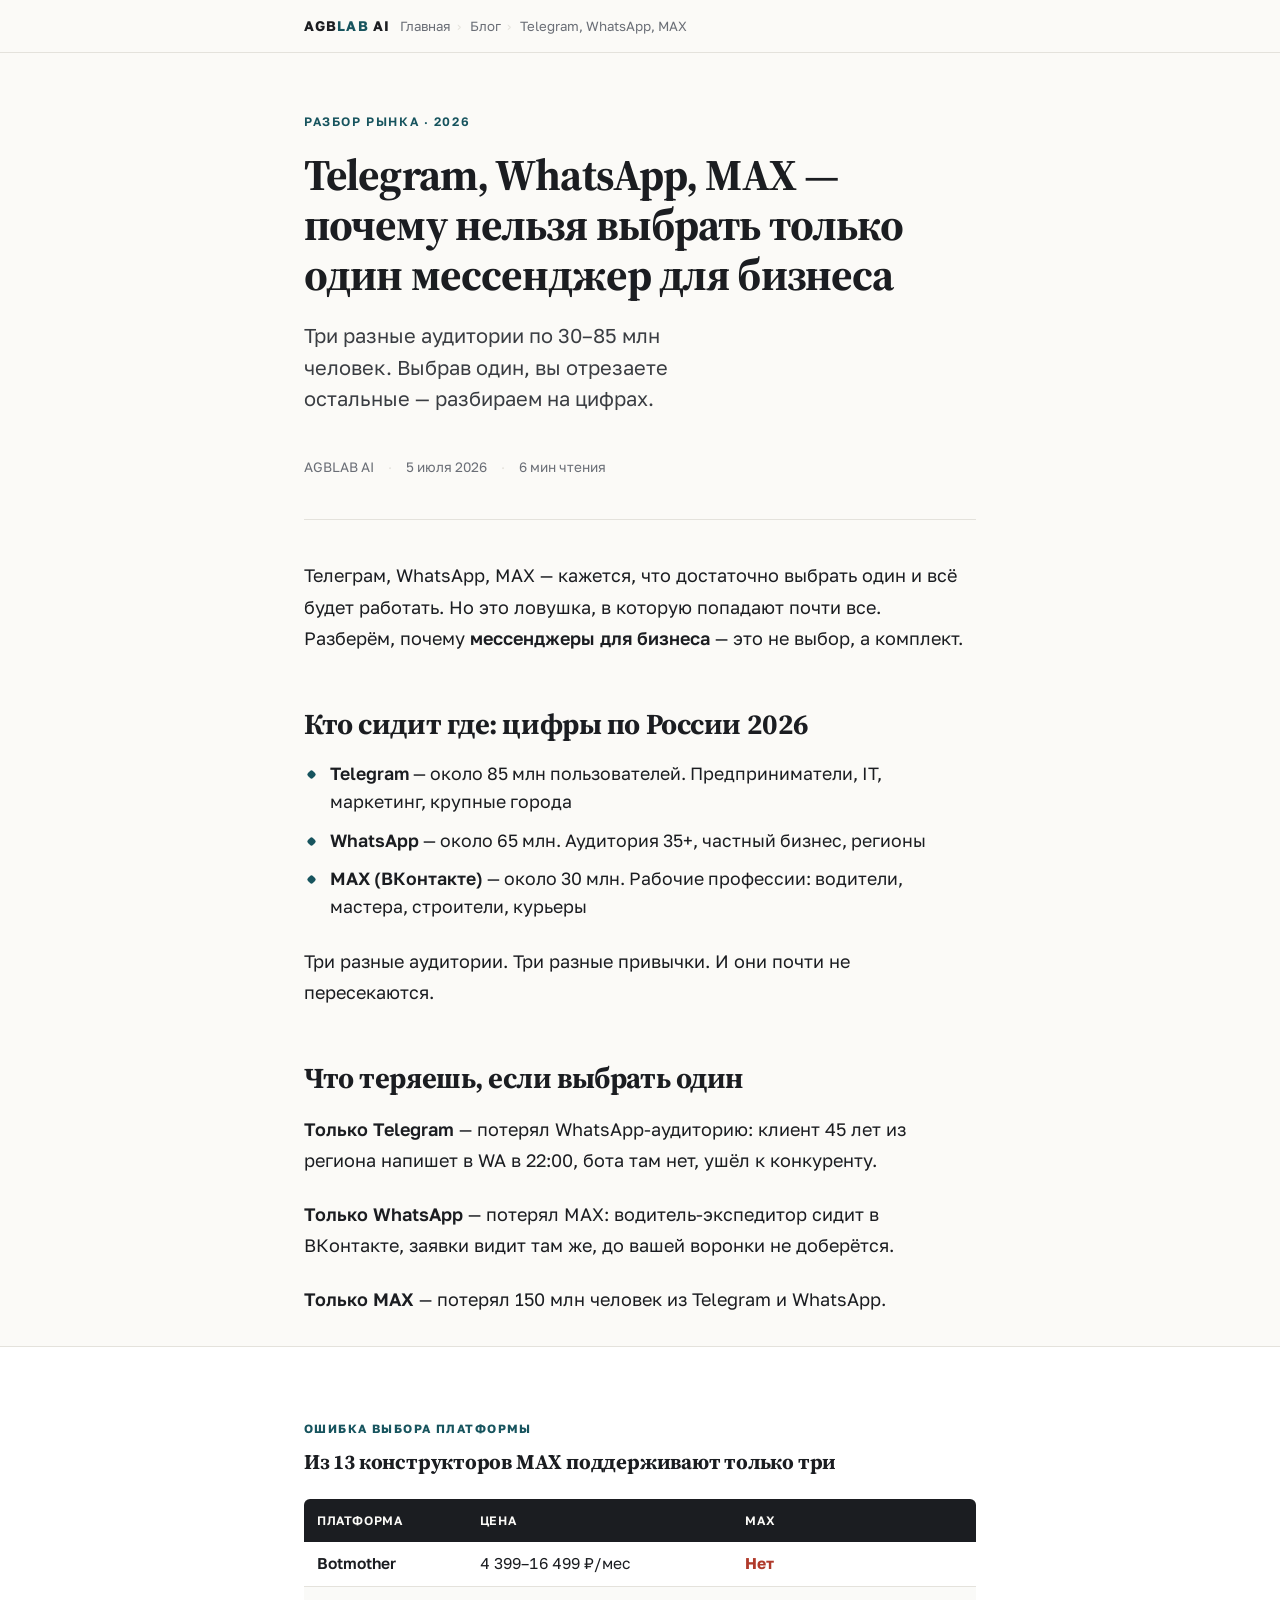
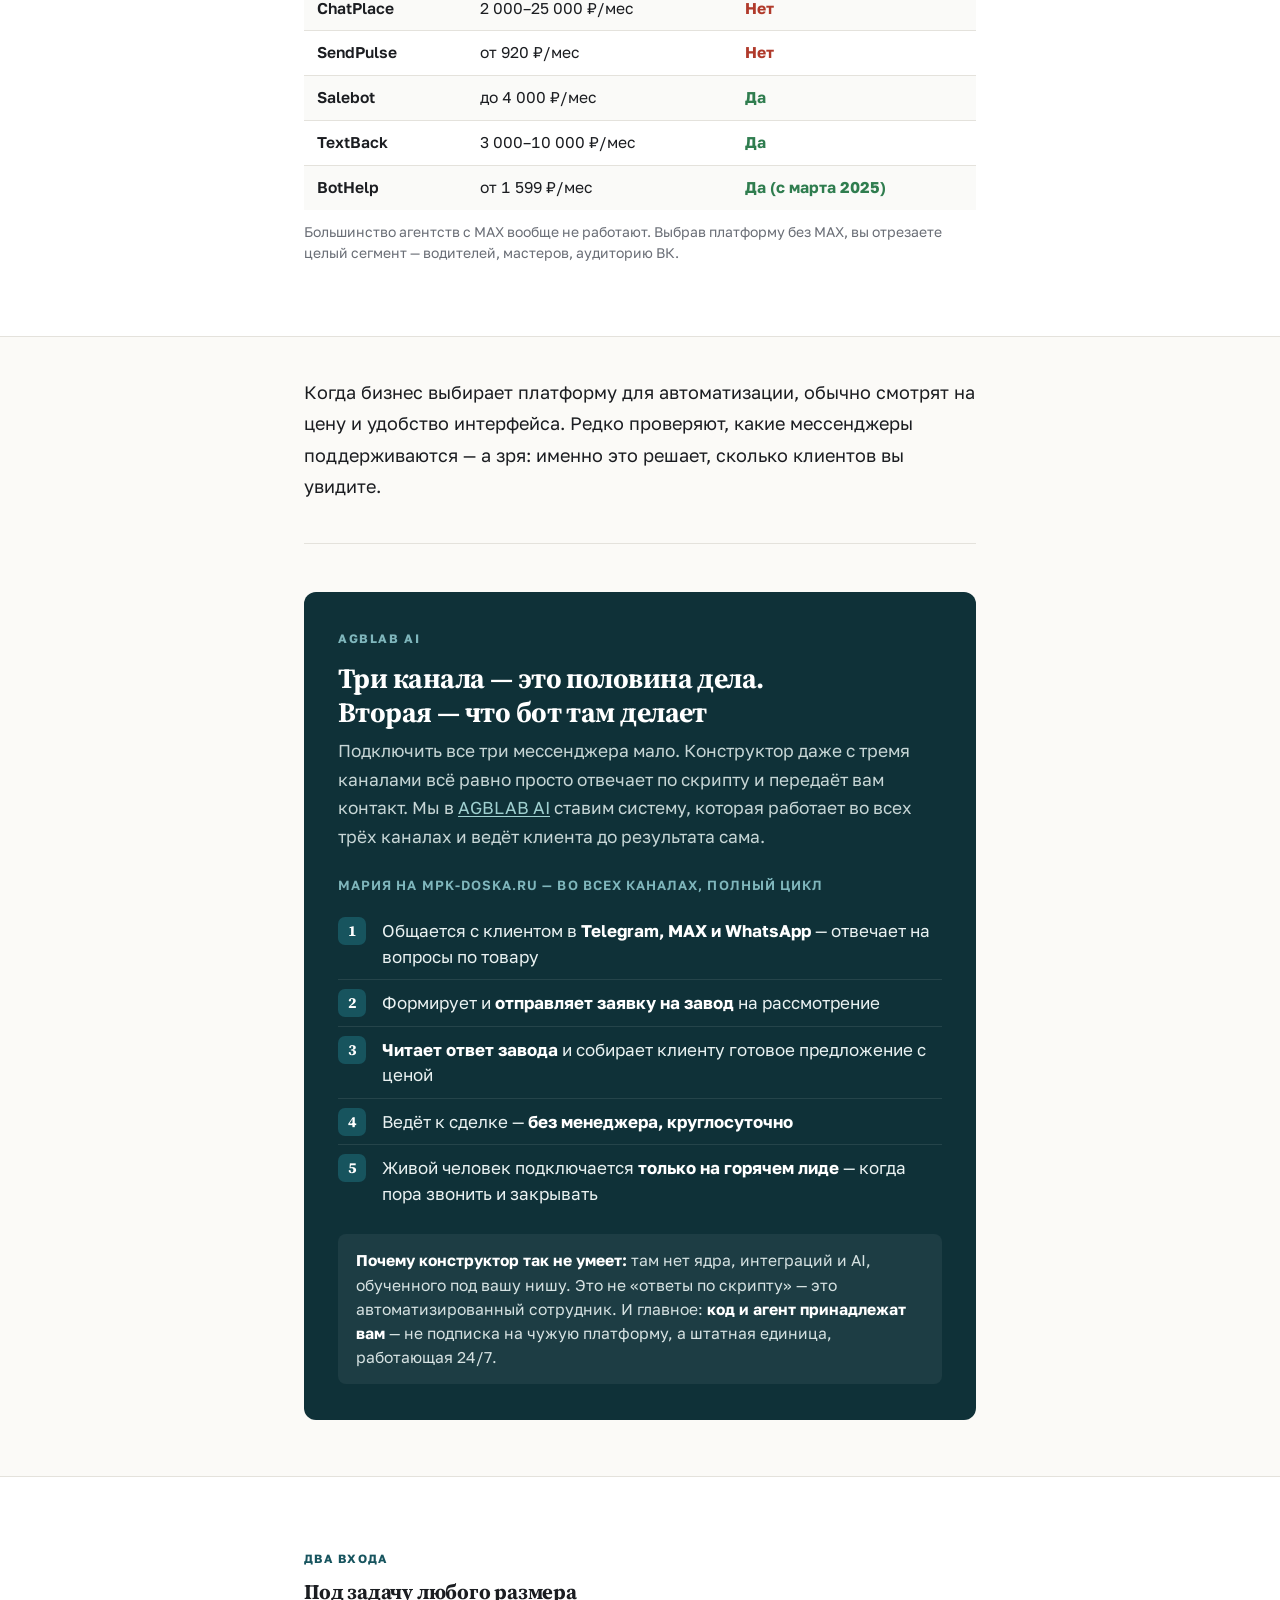
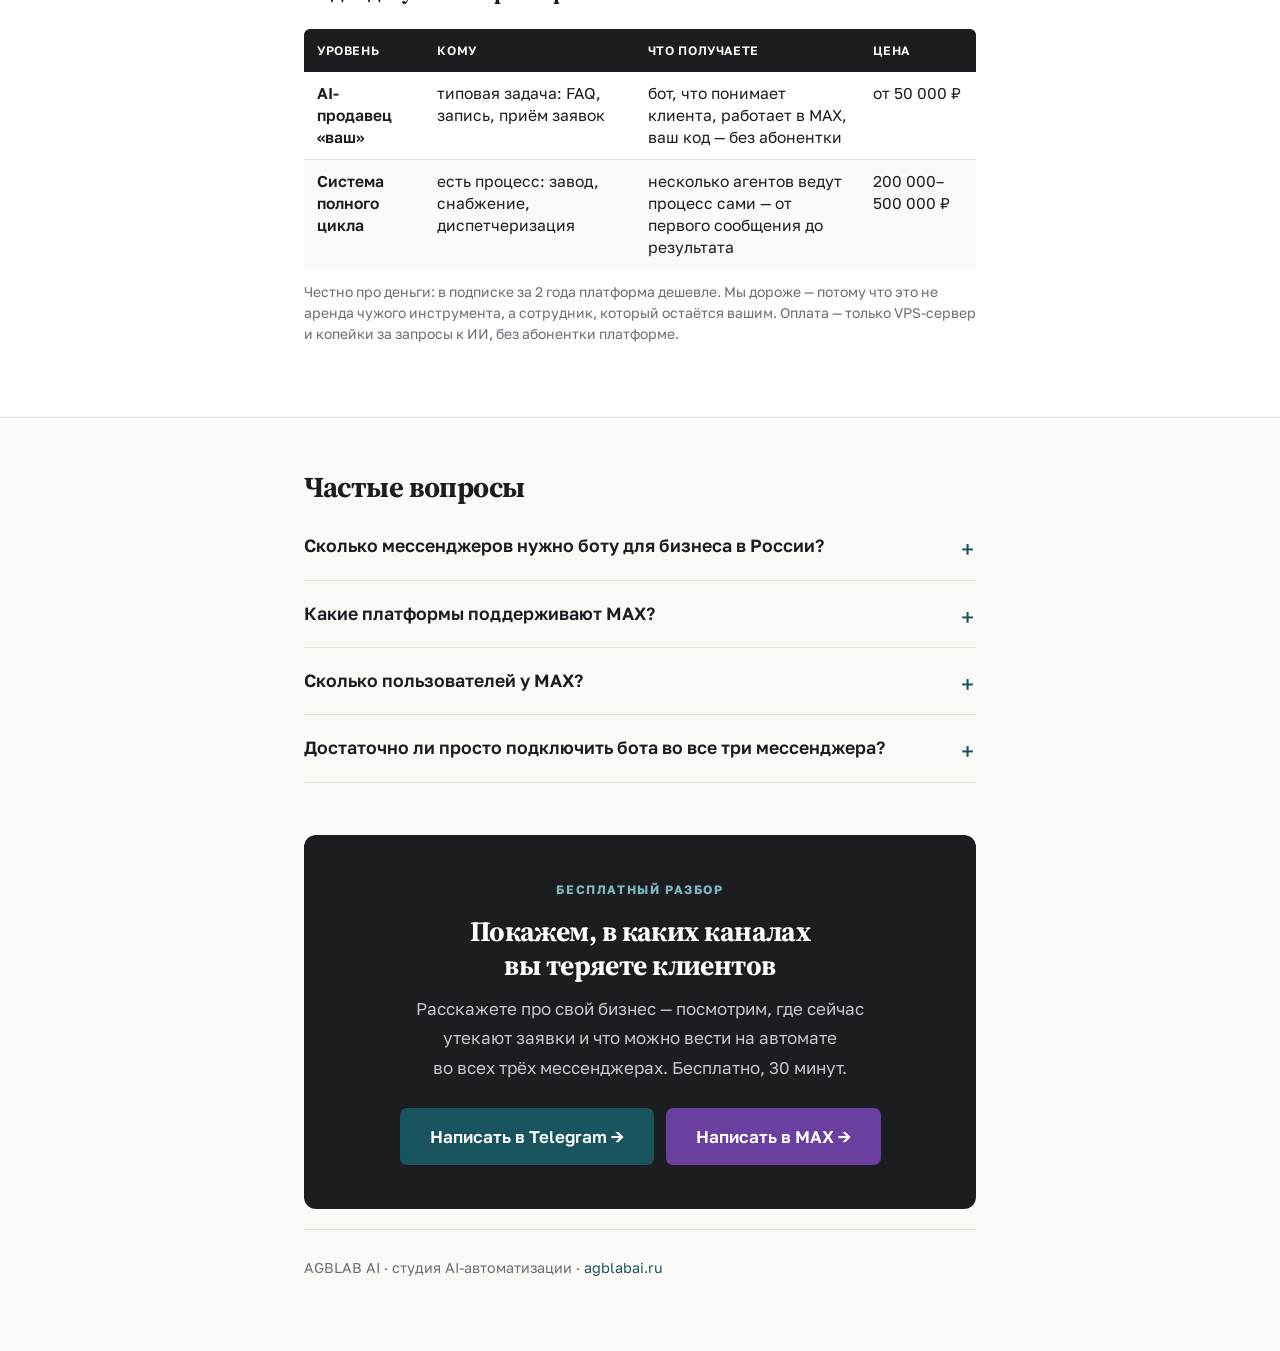
<file: blog/messengery-dlya-biznesa-tg-max-whatsapp/index.html>
<!DOCTYPE html>
<html lang="ru">
<head>
<meta charset="UTF-8">
<meta name="viewport" content="width=device-width, initial-scale=1.0">

<title>Telegram, WhatsApp, MAX: почему боту нужны все три | AGBLAB AI</title>
<meta name="description" content="Telegram 85 млн, WhatsApp 65 млн, MAX 30 млн — три разные аудитории, почти не пересекаются. Почему выбрать один мессенджер = потерять часть рынка.">
<meta name="keywords" content="мессенджеры для бизнеса, чат-бот Telegram WhatsApp MAX, какой мессенджер выбрать для бизнеса, бот MAX">
<link rel="canonical" href="https://agblabai.ru/blog/messengery-dlya-biznesa-tg-max-whatsapp/">
<meta name="robots" content="index, follow">
<meta property="og:type" content="article">
<meta property="og:title" content="Telegram, WhatsApp, MAX — почему нельзя выбрать только один мессенджер">
<meta property="og:description" content="Три канала — три разные аудитории по 30–85 млн человек. Выбрав один, вы отрезаете остальные. Разбираем на цифрах.">
<meta property="og:url" content="https://agblabai.ru/blog/messengery-dlya-biznesa-tg-max-whatsapp/">
<meta property="og:image" content="https://agblabai.ru/blog/og/messengery-dlya-biznesa-tg-max-whatsapp.jpg">
<meta property="og:site_name" content="AGBLAB AI">
<meta property="og:locale" content="ru_RU">
<meta name="twitter:card" content="summary_large_image">

<script type="application/ld+json">
{
  "@context": "https://schema.org",
  "@type": "Article",
  "headline": "Telegram, WhatsApp, MAX — почему нельзя выбрать только один мессенджер для бизнеса",
  "description": "Три канала — три разные аудитории по 30–85 млн человек. Выбрав один, вы отрезаете остальные. Разбираем на цифрах.",
  "image": "https://agblabai.ru/blog/og/messengery-dlya-biznesa-tg-max-whatsapp.jpg",
  "datePublished": "2026-07-05",
  "dateModified": "2026-07-05",
  "author": { "@type": "Organization", "name": "AGBLAB AI", "url": "https://agblabai.ru" },
  "publisher": {
    "@type": "Organization",
    "name": "AGBLAB AI",
    "logo": { "@type": "ImageObject", "url": "https://agblabai.ru/logo.png" }
  },
  "mainEntityOfPage": { "@type": "WebPage", "@id": "https://agblabai.ru/blog/messengery-dlya-biznesa-tg-max-whatsapp/" }
}
</script>

<script type="application/ld+json">
{
  "@context": "https://schema.org",
  "@type": "FAQPage",
  "mainEntity": [
    {
      "@type": "Question",
      "name": "Сколько мессенджеров нужно боту для бизнеса в России?",
      "acceptedAnswer": { "@type": "Answer", "text": "Три: Telegram, WhatsApp и MAX. Они закрывают разные аудитории и почти не пересекаются." }
    },
    {
      "@type": "Question",
      "name": "Какие платформы поддерживают MAX?",
      "acceptedAnswer": { "@type": "Answer", "text": "Из 13 конструкторов MAX поддерживают только Salebot, TextBack и BotHelp." }
    },
    {
      "@type": "Question",
      "name": "Сколько пользователей у MAX?",
      "acceptedAnswer": { "@type": "Answer", "text": "Около 30 млн в России — аудитория ВКонтакте: молодёжь и рабочие профессии." }
    },
    {
      "@type": "Question",
      "name": "Достаточно ли просто подключить бота во все три мессенджера?",
      "acceptedAnswer": { "@type": "Answer", "text": "Нет. Каналы — это охват. Система полного цикла ведёт клиента до результата сама во всех трёх каналах." }
    }
  ]
}
</script>

<style>
  @import url('https://fonts.googleapis.com/css2?family=Source+Serif+4:opsz,wght@8..60,400;8..60,600;8..60,700&family=Golos+Text:wght@400;500;600;700&display=swap');

  :root{
    --paper:#FBFAF7;
    --ink:#1B1D21;
    --muted:#6A6E76;
    --rule:#E4E2DC;
    --teal:#17545E;
    --teal-dim:#E7F0F0;
    --win:#2F7D4F;
    --warn:#B4732E;
    --ff-display:'Source Serif 4', Georgia, 'Times New Roman', serif;
    --ff-body:'Golos Text', system-ui, -apple-system, 'Segoe UI', sans-serif;
    --col:720px;
  }

  *,*::before,*::after{box-sizing:border-box;margin:0;padding:0;}
  html{font-size:17px;background:var(--paper);color:var(--ink);-webkit-text-size-adjust:100%;}
  body{font-family:var(--ff-body);line-height:1.72;font-feature-settings:"kern" 1,"liga" 1;-webkit-font-smoothing:antialiased;}

  .wrap{max-width:var(--col);margin:0 auto;padding:0 24px;}
  .bleed{background:#fff;border-top:1px solid var(--rule);border-bottom:1px solid var(--rule);}

  .topbar{border-bottom:1px solid var(--rule);}
  .topbar-in{max-width:var(--col);margin:0 auto;padding:14px 24px;display:flex;align-items:center;gap:10px;}
  .brand{font-weight:700;font-size:.82rem;letter-spacing:.08em;text-transform:uppercase;color:var(--ink);text-decoration:none;}
  .brand b{color:var(--teal);}
  .crumbs{font-size:.78rem;color:var(--muted);}
  .crumbs a{color:var(--muted);text-decoration:none;}
  .crumbs a:hover{color:var(--teal);}
  .crumbs span{color:var(--rule);margin:0 6px;}

  header.post{padding:52px 0 0;}
  .eyebrow{display:inline-block;font-size:.72rem;font-weight:600;letter-spacing:.13em;text-transform:uppercase;color:var(--teal);margin-bottom:18px;}
  h1{font-family:var(--ff-display);font-size:clamp(28px,5.2vw,44px);font-weight:700;line-height:1.14;letter-spacing:-.02em;text-wrap:balance;margin-bottom:20px;}
  .deck{font-size:1.18rem;line-height:1.55;color:#3A3D42;max-width:38ch;text-wrap:balance;margin-bottom:26px;}
  .byline{display:flex;flex-wrap:wrap;gap:14px;align-items:center;font-size:.8rem;color:var(--muted);padding:16px 0 40px;border-bottom:1px solid var(--rule);}
  .byline span::before{content:"·";margin-right:14px;color:var(--rule);}
  .byline span:first-child::before{content:"";margin:0;}

  article{padding:40px 0 8px;}
  article p{font-size:1.06rem;line-height:1.75;margin-bottom:22px;}
  h2{font-family:var(--ff-display);font-size:clamp(22px,3.6vw,29px);font-weight:700;letter-spacing:-.015em;line-height:1.22;text-wrap:balance;margin:52px 0 18px;}
  strong{font-weight:600;}
  em{font-style:italic;}
  article a{color:var(--teal);text-decoration:underline;text-underline-offset:2px;text-decoration-thickness:1px;}

  ul.clean{list-style:none;margin:6px 0 24px;}
  ul.clean li{position:relative;padding-left:26px;margin-bottom:10px;font-size:1.04rem;line-height:1.6;}
  ul.clean li::before{content:"";position:absolute;left:4px;top:.62em;width:7px;height:7px;background:var(--teal);border-radius:2px;transform:rotate(45deg);}

  .data{padding:36px 0;margin:36px 0;}
  .data-label{font-size:.7rem;font-weight:700;letter-spacing:.12em;text-transform:uppercase;color:var(--teal);margin-bottom:6px;}
  .data-title{font-family:var(--ff-display);font-size:1.22rem;font-weight:700;letter-spacing:-.01em;margin-bottom:18px;}
  .tscroll{overflow-x:auto;-webkit-overflow-scrolling:touch;}
  table{width:100%;border-collapse:collapse;font-size:.92rem;font-variant-numeric:tabular-nums;min-width:420px;}
  thead th{background:var(--ink);color:var(--paper);text-align:left;font-weight:600;font-size:.72rem;letter-spacing:.05em;text-transform:uppercase;padding:11px 13px;white-space:nowrap;}
  thead th:first-child{border-top-left-radius:6px;}
  thead th:last-child{border-top-right-radius:6px;}
  tbody td{padding:11px 13px;border-bottom:1px solid var(--rule);vertical-align:top;line-height:1.4;}
  tbody tr:nth-child(even){background:#FAFAF8;}
  tbody tr:last-child td{border-bottom:none;}
  .pn{font-weight:600;white-space:nowrap;}
  .yes{color:var(--win);font-weight:700;}
  .no{color:#B03A2B;font-weight:700;}
  .foot-note{font-size:.82rem;color:var(--muted);margin-top:12px;line-height:1.5;}

  .callout{border-left:3px solid var(--teal);background:var(--teal-dim);padding:16px 20px;margin:30px 0;border-radius:0 6px 6px 0;font-size:1rem;line-height:1.6;}
  .divider{height:1px;background:var(--rule);margin:40px 0;}

  .faq{margin:12px 0 8px;}
  .faq h2{margin-bottom:8px;}
  details{border-bottom:1px solid var(--rule);}
  details summary{cursor:pointer;list-style:none;padding:18px 32px 18px 0;position:relative;font-weight:600;font-size:1.04rem;color:var(--ink);}
  details summary::-webkit-details-marker{display:none;}
  details summary::after{content:"+";position:absolute;right:2px;top:16px;font-size:1.4rem;font-weight:400;color:var(--teal);transition:transform .2s;}
  details[open] summary::after{content:"–";}
  details .ans{padding:0 0 20px;font-size:1rem;line-height:1.65;color:#3A3D42;max-width:62ch;}

  .cta{background:var(--ink);color:var(--paper);border-radius:12px;padding:44px 40px;margin:52px 0 20px;text-align:center;}
  .cta .k{font-size:.72rem;font-weight:700;letter-spacing:.13em;text-transform:uppercase;color:#7FB6BC;margin-bottom:14px;}
  .cta h2{font-family:var(--ff-display);color:#fff;font-size:clamp(21px,4vw,28px);margin:0 0 12px;letter-spacing:-.02em;}
  .cta p{color:#C4C7CB;font-size:1rem;margin-bottom:26px;max-width:46ch;margin-left:auto;margin-right:auto;text-wrap:balance;}
  .cta-btn{display:inline-flex;align-items:center;gap:9px;background:var(--teal);color:#fff;font-family:var(--ff-body);font-weight:600;font-size:1rem;padding:14px 30px;border-radius:7px;text-decoration:none;transition:background .15s ease;}
  .cta-btn:hover{background:#0F3F47;}
  .cta-btns{display:flex;gap:12px;justify-content:center;flex-wrap:wrap;}
  .cta-btn--max{background:#6B3FA0;}
  .cta-btn--max:hover{background:#512D80;}

  footer.post{padding:26px 0 70px;font-size:.84rem;color:var(--muted);border-top:1px solid var(--rule);margin-top:8px;}
  footer.post a{color:var(--teal);text-decoration:none;}

  .sys{background:#0F3138;color:#EAF2F2;border-radius:12px;padding:36px 34px;margin:48px 0;}
  .sys .k{font-size:.72rem;font-weight:700;letter-spacing:.13em;text-transform:uppercase;color:#7FB6BC;margin-bottom:12px;}
  .sys h2{font-family:var(--ff-display);color:#fff;font-size:clamp(21px,3.6vw,28px);letter-spacing:-.02em;margin:0 0 8px;}
  .sys p{font-size:1.02rem;line-height:1.65;color:#C7D6D6;margin-bottom:18px;}
  .sys p a{color:#9FD0D0;text-decoration:underline;text-underline-offset:2px;}
  .sys .caption{font-size:.78rem;font-weight:600;letter-spacing:.08em;text-transform:uppercase;color:#7FB6BC;margin:22px 0 12px;}
  .cycle{counter-reset:step;list-style:none;margin:0 0 6px;}
  .cycle li{position:relative;padding:10px 0 10px 44px;border-bottom:1px solid rgba(255,255,255,.09);font-size:1rem;line-height:1.5;color:#EAF2F2;}
  .cycle li:last-child{border-bottom:none;}
  .cycle li::before{counter-increment:step;content:counter(step);position:absolute;left:0;top:9px;width:28px;height:28px;background:var(--teal);color:#fff;border-radius:7px;display:flex;align-items:center;justify-content:center;font-family:var(--ff-display);font-weight:700;font-size:.9rem;}
  .cycle li b{color:#fff;}
  .sys-note{margin-top:18px;padding:14px 18px;background:rgba(255,255,255,.06);border-radius:8px;font-size:.92rem;line-height:1.55;color:#D6E2E2;}
  .sys-note b{color:#fff;}
  .sys-note a{color:#9FD0D0;}

  @media (max-width:600px){
    .sys{padding:26px 20px;}
    html{font-size:16px;}
    .cta{padding:32px 22px;}
  }
  @media (prefers-reduced-motion:reduce){*{transition:none !important;}}
</style>
</head>

<body>

<div class="topbar">
  <div class="topbar-in">
    <a href="https://agblabai.ru" class="brand">AGB<b>LAB</b> AI</a>
    <nav class="crumbs" aria-label="Хлебные крошки">
      <a href="https://agblabai.ru">Главная</a><span>›</span>
      <a href="https://agblabai.ru/blog">Блог</a><span>›</span>
      Telegram, WhatsApp, MAX
    </nav>
  </div>
</div>

<div class="wrap">
  <header class="post">
    <span class="eyebrow">Разбор рынка · 2026</span>
    <h1>Telegram, WhatsApp, MAX — почему нельзя выбрать только один мессенджер для бизнеса</h1>
    <p class="deck">Три разные аудитории по 30–85 млн человек. Выбрав один, вы отрезаете остальные — разбираем на цифрах.</p>
    <div class="byline">
      <span>AGBLAB AI</span>
      <span>5 июля 2026</span>
      <span>6 мин чтения</span>
    </div>
  </header>

  <article>
    <p>Телеграм, WhatsApp, MAX — кажется, что достаточно выбрать один и всё будет работать. Но это ловушка, в которую попадают почти все. Разберём, почему <strong>мессенджеры для бизнеса</strong> — это не выбор, а комплект.</p>

    <h2>Кто сидит где: цифры по России 2026</h2>
    <ul class="clean">
      <li><strong>Telegram</strong> — около 85 млн пользователей. Предприниматели, IT, маркетинг, крупные города</li>
      <li><strong>WhatsApp</strong> — около 65 млн. Аудитория 35+, частный бизнес, регионы</li>
      <li><strong>MAX (ВКонтакте)</strong> — около 30 млн. Рабочие профессии: водители, мастера, строители, курьеры</li>
    </ul>
    <p>Три разные аудитории. Три разные привычки. И они почти не пересекаются.</p>

    <h2>Что теряешь, если выбрать один</h2>
    <p><strong>Только Telegram</strong> — потерял WhatsApp-аудиторию: клиент 45 лет из региона напишет в WA в 22:00, бота там нет, ушёл к конкуренту.</p>
    <p><strong>Только WhatsApp</strong> — потерял MAX: водитель-экспедитор сидит в ВКонтакте, заявки видит там же, до вашей воронки не доберётся.</p>
    <p><strong>Только MAX</strong> — потерял 150 млн человек из Telegram и WhatsApp.</p>
  </article>
</div>

<div class="bleed">
  <div class="wrap">
    <div class="data">
      <div class="data-label">Ошибка выбора платформы</div>
      <div class="data-title">Из 13 конструкторов MAX поддерживают только три</div>
      <div class="tscroll">
        <table>
          <thead><tr><th>Платформа</th><th>Цена</th><th>MAX</th></tr></thead>
          <tbody>
            <tr><td class="pn">Botmother</td><td>4&nbsp;399–16&nbsp;499&nbsp;₽/мес</td><td class="no">Нет</td></tr>
            <tr><td class="pn">ChatPlace</td><td>2&nbsp;000–25&nbsp;000&nbsp;₽/мес</td><td class="no">Нет</td></tr>
            <tr><td class="pn">SendPulse</td><td>от 920&nbsp;₽/мес</td><td class="no">Нет</td></tr>
            <tr><td class="pn">Salebot</td><td>до 4&nbsp;000&nbsp;₽/мес</td><td class="yes">Да</td></tr>
            <tr><td class="pn">TextBack</td><td>3&nbsp;000–10&nbsp;000&nbsp;₽/мес</td><td class="yes">Да</td></tr>
            <tr><td class="pn">BotHelp</td><td>от 1&nbsp;599&nbsp;₽/мес</td><td class="yes">Да (с марта 2025)</td></tr>
          </tbody>
        </table>
      </div>
      <p class="foot-note">Большинство агентств с MAX вообще не работают. Выбрав платформу без MAX, вы отрезаете целый сегмент — водителей, мастеров, аудиторию ВК.</p>
    </div>
  </div>
</div>

<div class="wrap">
  <article>
    <p>Когда бизнес выбирает платформу для автоматизации, обычно смотрят на цену и удобство интерфейса. Редко проверяют, какие мессенджеры поддерживаются — а зря: именно это решает, сколько клиентов вы увидите.</p>

    <div class="divider"></div>

    <div class="sys">
      <div class="k">AGBLAB AI</div>
      <h2>Три канала — это половина дела. Вторая — что бот там делает</h2>
      <p>Подключить все три мессенджера мало. Конструктор даже с тремя каналами всё равно просто отвечает по скрипту и передаёт вам контакт. Мы в <a href="https://agblabai.ru">AGBLAB AI</a> ставим систему, которая работает во всех трёх каналах и ведёт клиента до результата сама.</p>
      <div class="caption">Мария на mpk-doska.ru — во всех каналах, полный цикл</div>
      <ol class="cycle">
        <li>Общается с клиентом в <b>Telegram, MAX и WhatsApp</b> — отвечает на вопросы по товару</li>
        <li>Формирует и <b>отправляет заявку на завод</b> на рассмотрение</li>
        <li><b>Читает ответ завода</b> и собирает клиенту готовое предложение с ценой</li>
        <li>Ведёт к сделке — <b>без менеджера, круглосуточно</b></li>
        <li>Живой человек подключается <b>только на горячем лиде</b> — когда пора звонить и закрывать</li>
      </ol>
      <div class="sys-note"><b>Почему конструктор так не умеет:</b> там нет ядра, интеграций и AI, обученного под вашу нишу. Это не «ответы по скрипту» — это автоматизированный сотрудник. И главное: <b>код и агент принадлежат вам</b> — не подписка на чужую платформу, а штатная единица, работающая 24/7.</div>
    </div>
  </article>
</div>

<div class="bleed">
  <div class="wrap">
    <div class="data">
      <div class="data-label">Два входа</div>
      <div class="data-title">Под задачу любого размера</div>
      <div class="tscroll">
        <table>
          <thead><tr><th>Уровень</th><th>Кому</th><th>Что получаете</th><th>Цена</th></tr></thead>
          <tbody>
            <tr><td><strong>AI-продавец «ваш»</strong></td><td>типовая задача: FAQ, запись, приём заявок</td><td>бот, что понимает клиента, работает в MAX, ваш код — без абонентки</td><td>от 50&nbsp;000&nbsp;₽</td></tr>
            <tr><td><strong>Система полного цикла</strong></td><td>есть процесс: завод, снабжение, диспетчеризация</td><td>несколько агентов ведут процесс сами — от первого сообщения до результата</td><td>200&nbsp;000–500&nbsp;000&nbsp;₽</td></tr>
          </tbody>
        </table>
      </div>
      <p class="foot-note">Честно про деньги: в подписке за 2 года платформа дешевле. Мы дороже — потому что это не аренда чужого инструмента, а сотрудник, который остаётся вашим. Оплата — только VPS-сервер и копейки за запросы к ИИ, без абонентки платформе.</p>
    </div>
  </div>
</div>

<div class="wrap">
  <div class="faq">
    <h2>Частые вопросы</h2>
    <details>
      <summary>Сколько мессенджеров нужно боту для бизнеса в России?</summary>
      <div class="ans">Три: Telegram, WhatsApp и MAX. Они закрывают разные аудитории (крупные города, регионы 35+, рабочие профессии) и почти не пересекаются. Выбрав один, вы отрезаете остальные сегменты.</div>
    </details>
    <details>
      <summary>Какие платформы поддерживают MAX?</summary>
      <div class="ans">Из 13 популярных конструкторов MAX поддерживают только три: Salebot, TextBack и BotHelp (с марта 2025). Botmother, ChatPlace и SendPulse — не поддерживают.</div>
    </details>
    <details>
      <summary>Сколько пользователей у MAX?</summary>
      <div class="ans">Около 30 млн в России. Это аудитория ВКонтакте: молодёжь и рабочие профессии — водители, мастера, строители, курьеры. Для бизнеса, который работает с этими сегментами, MAX критичен.</div>
    </details>
    <details>
      <summary>Достаточно ли просто подключить бота во все три мессенджера?</summary>
      <div class="ans">Нет. Каналы — это охват, но обычный бот всё равно только отвечает и передаёт контакт. Система полного цикла ведёт клиента до результата сама во всех трёх каналах, а код принадлежит вам.</div>
    </details>
  </div>

  <div class="cta">
    <div class="k">Бесплатный разбор</div>
    <h2>Покажем, в каких каналах вы теряете клиентов</h2>
    <p>Расскажете про свой бизнес — посмотрим, где сейчас утекают заявки и что можно вести на автомате во всех трёх мессенджерах. Бесплатно, 30 минут.</p>
    <div class="cta-btns">
      <a class="cta-btn" href="https://t.me/sergeyboz" target="_blank" rel="noopener">Написать в Telegram →</a>
      <a class="cta-btn cta-btn--max" href="https://max.ru/u/f9LHodD0cOJmxXLObMmgEgEOk4llpVthvKu2qh2bf68-bqNbAWOgPf_ddVA" target="_blank" rel="noopener">Написать в MAX →</a>
    </div>
  </div>

  <footer class="post">
    <span>AGBLAB AI · студия AI-автоматизации · <a href="https://agblabai.ru">agblabai.ru</a></span>
  </footer>
</div>

</body>
</html>
</file>
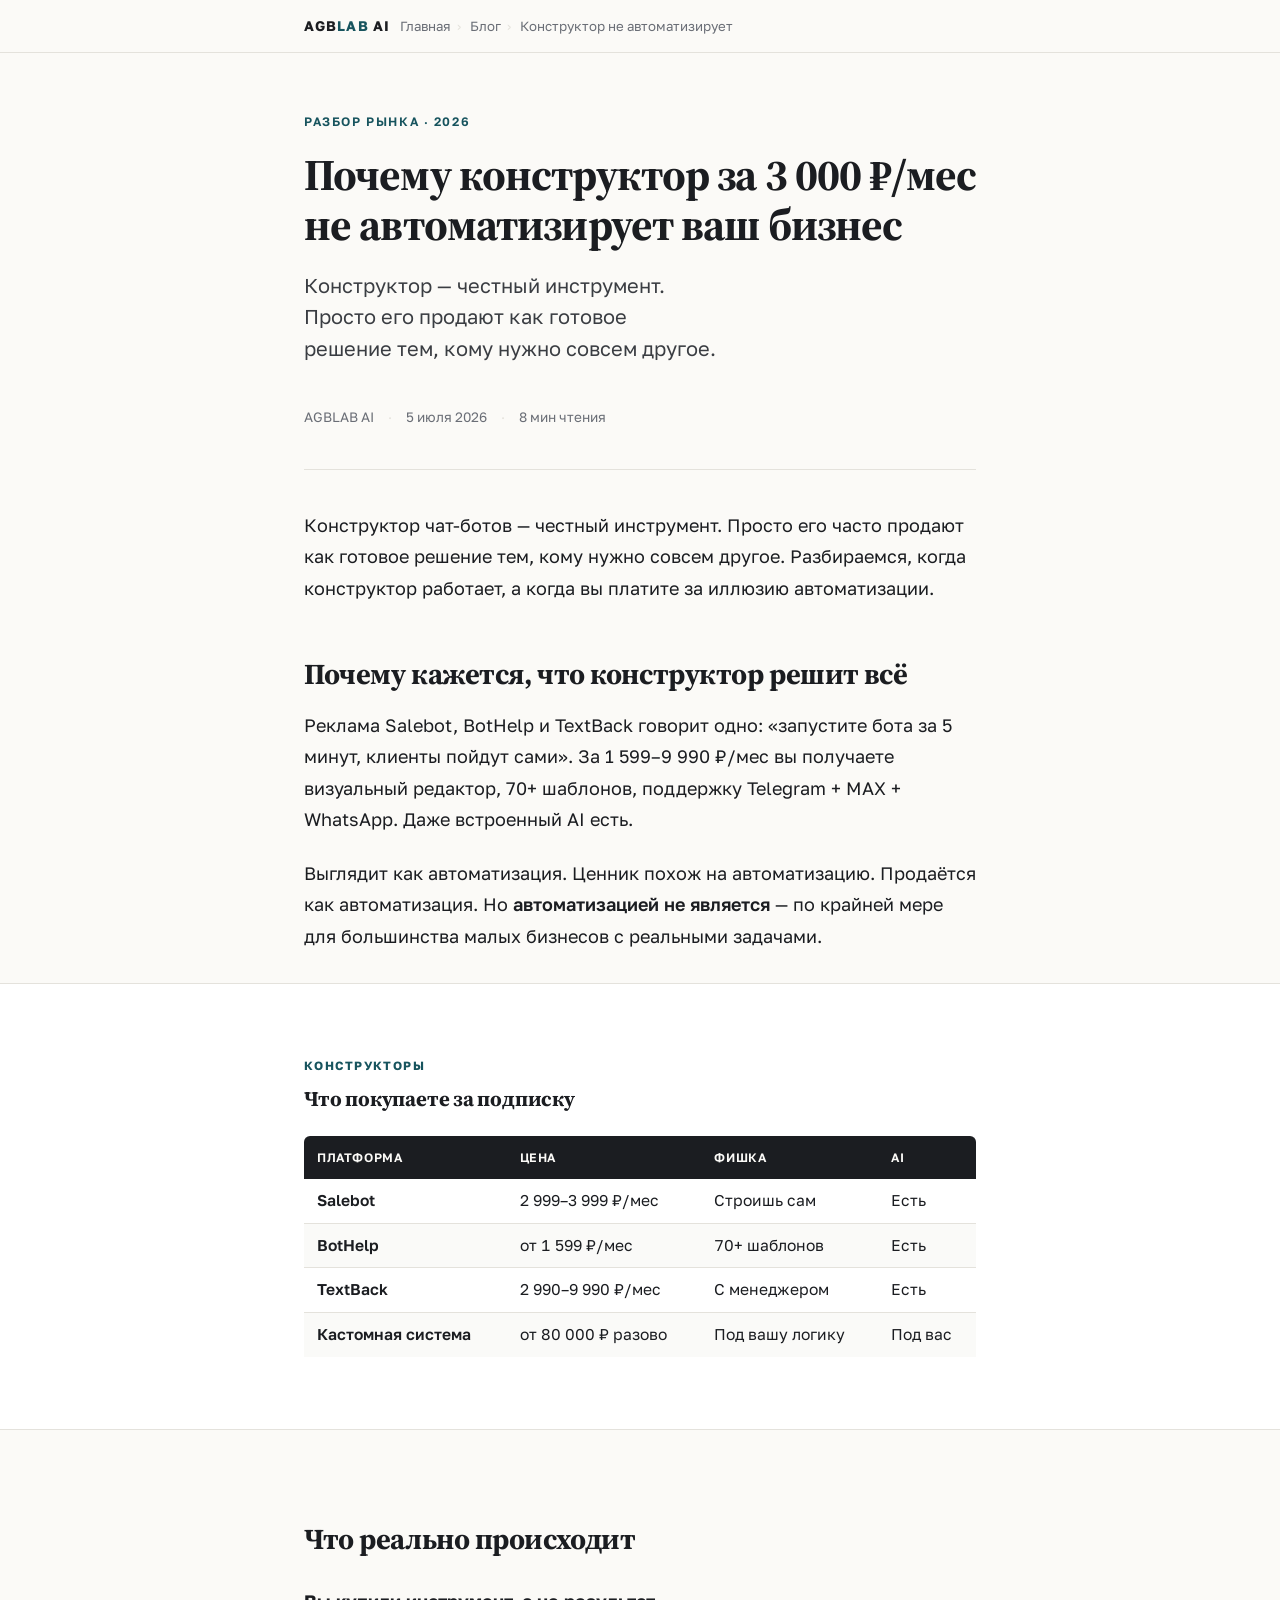
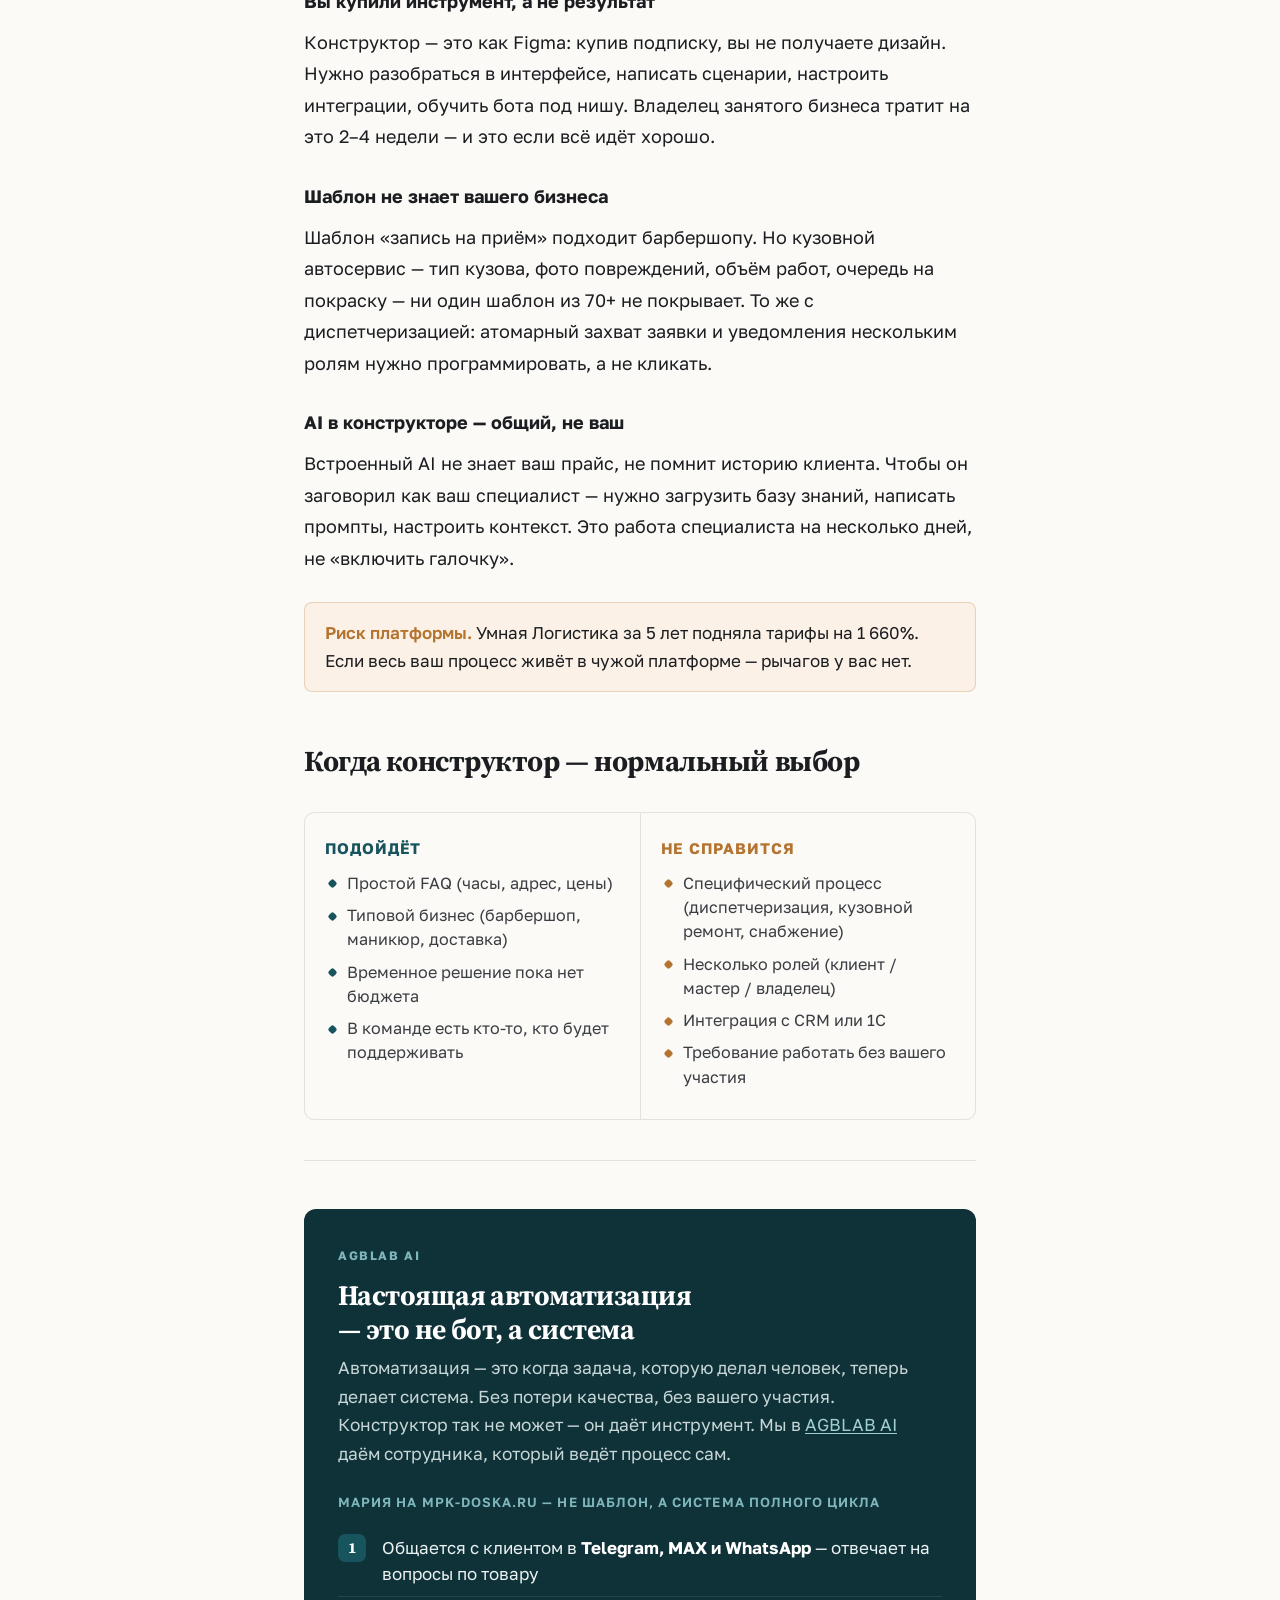
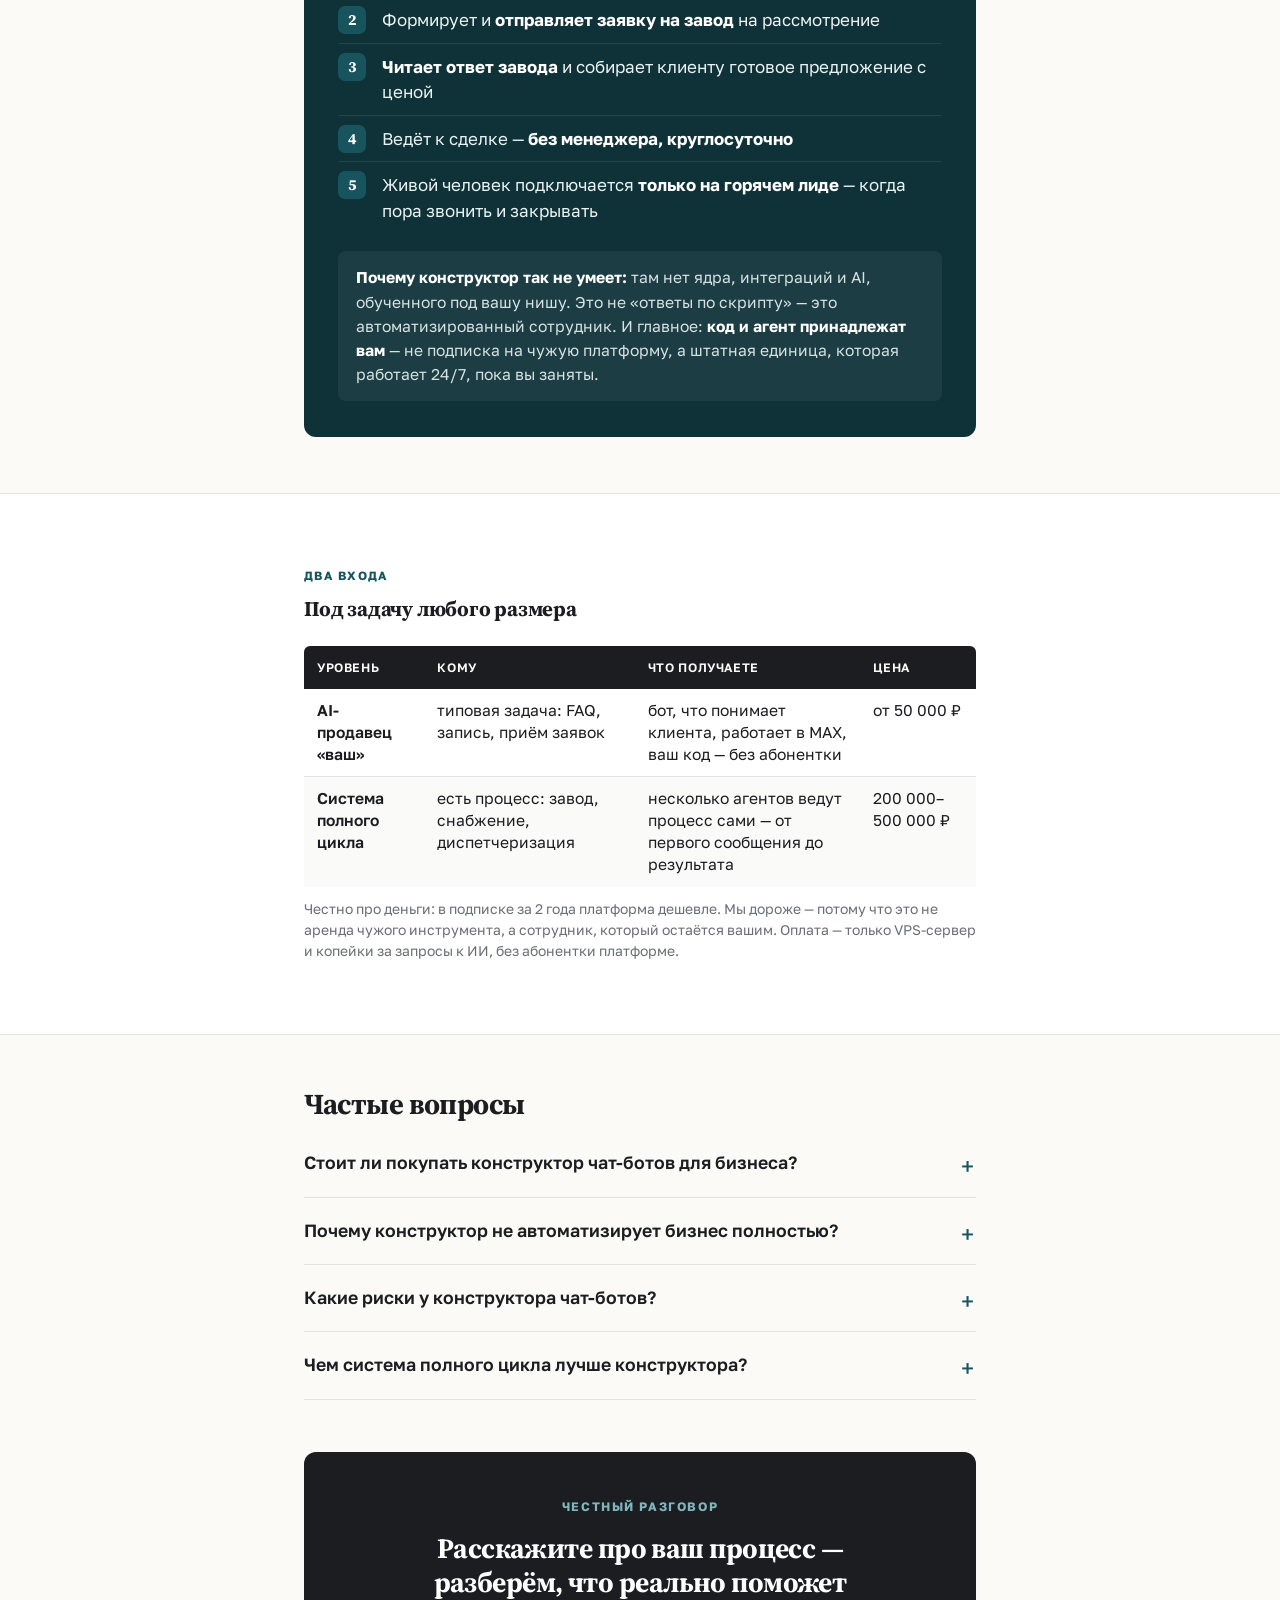
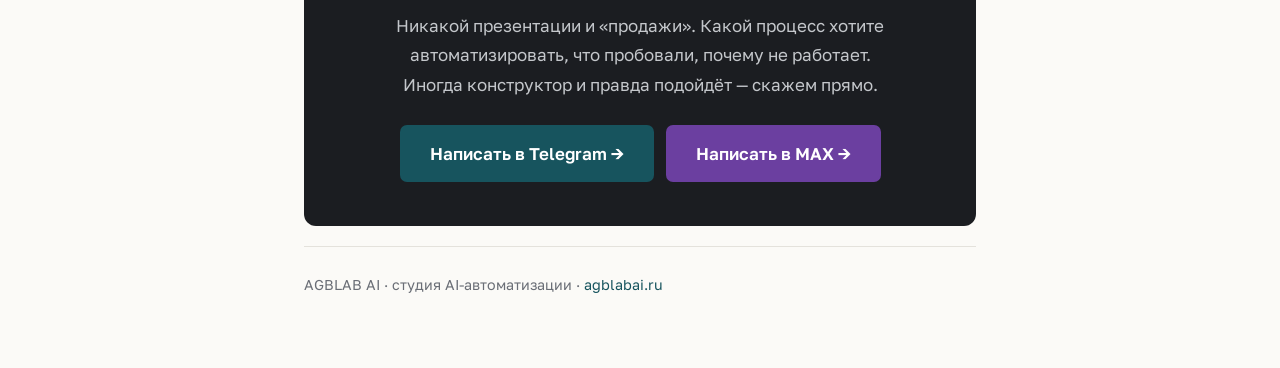
<file: blog/pochemu-konstruktor-ne-avtomatiziruet-biznes/index.html>
<!DOCTYPE html>
<html lang="ru">
<head>
<meta charset="UTF-8">
<meta name="viewport" content="width=device-width, initial-scale=1.0">

<title>Почему конструктор за 3000 ₽/мес не автоматизирует бизнес | AGBLAB AI</title>
<meta name="description" content="Конструктор чат-ботов — инструмент, а не результат. Разбираем, почему Salebot и BotHelp не решают задачу малого бизнеса и когда действительно нужен кастом.">
<meta name="keywords" content="конструктор чат-ботов для бизнеса, Salebot BotHelp отзывы, автоматизация малого бизнеса мессенджеры">
<link rel="canonical" href="https://agblabai.ru/blog/pochemu-konstruktor-ne-avtomatiziruet-biznes/">
<meta name="robots" content="index, follow">
<meta property="og:type" content="article">
<meta property="og:title" content="Почему конструктор за 3 000 ₽/мес не автоматизирует ваш бизнес">
<meta property="og:description" content="Конструктор — честный инструмент. Просто его продают как готовое решение тем, кому нужно совсем другое. Разбираем, когда он работает, а когда нет.">
<meta property="og:url" content="https://agblabai.ru/blog/pochemu-konstruktor-ne-avtomatiziruet-biznes/">
<meta property="og:image" content="https://agblabai.ru/blog/og/pochemu-konstruktor-ne-avtomatiziruet-biznes.jpg">
<meta property="og:site_name" content="AGBLAB AI">
<meta property="og:locale" content="ru_RU">
<meta name="twitter:card" content="summary_large_image">

<script type="application/ld+json">
{
  "@context": "https://schema.org",
  "@type": "Article",
  "headline": "Почему конструктор за 3 000 ₽/мес не автоматизирует ваш бизнес",
  "description": "Конструктор — честный инструмент. Просто его продают как готовое решение тем, кому нужно совсем другое. Разбираем, когда он работает, а когда нет.",
  "image": "https://agblabai.ru/blog/og/pochemu-konstruktor-ne-avtomatiziruet-biznes.jpg",
  "datePublished": "2026-07-05",
  "dateModified": "2026-07-05",
  "author": { "@type": "Organization", "name": "AGBLAB AI", "url": "https://agblabai.ru" },
  "publisher": {
    "@type": "Organization",
    "name": "AGBLAB AI",
    "logo": { "@type": "ImageObject", "url": "https://agblabai.ru/logo.png" }
  },
  "mainEntityOfPage": { "@type": "WebPage", "@id": "https://agblabai.ru/blog/pochemu-konstruktor-ne-avtomatiziruet-biznes/" }
}
</script>

<script type="application/ld+json">
{
  "@context": "https://schema.org",
  "@type": "FAQPage",
  "mainEntity": [
    {
      "@type": "Question",
      "name": "Стоит ли покупать конструктор чат-ботов для бизнеса?",
      "acceptedAnswer": { "@type": "Answer", "text": "Конструктор подойдёт для простых задач и типового бизнеса. Для специфических процессов и интеграций нужна кастомная система." }
    },
    {
      "@type": "Question",
      "name": "Почему конструктор не автоматизирует бизнес полностью?",
      "acceptedAnswer": { "@type": "Answer", "text": "Конструктор даёт инструмент, а не результат: нужно самому всё настроить, а шаблоны не знают вашу нишу." }
    },
    {
      "@type": "Question",
      "name": "Какие риски у конструктора чат-ботов?",
      "acceptedAnswer": { "@type": "Answer", "text": "Главный риск — зависимость от платформы: рост цен и изменение функционала, а переехать дорого." }
    },
    {
      "@type": "Question",
      "name": "Чем система полного цикла лучше конструктора?",
      "acceptedAnswer": { "@type": "Answer", "text": "Система ведёт процесс сама и обучена под вашу нишу, а код принадлежит вам, а не платформе." }
    }
  ]
}
</script>

<style>
  @import url('https://fonts.googleapis.com/css2?family=Source+Serif+4:opsz,wght@8..60,400;8..60,600;8..60,700&family=Golos+Text:wght@400;500;600;700&display=swap');

  :root{
    --paper:#FBFAF7;
    --ink:#1B1D21;
    --muted:#6A6E76;
    --rule:#E4E2DC;
    --teal:#17545E;
    --teal-dim:#E7F0F0;
    --win:#2F7D4F;
    --warn:#B4732E;
    --ff-display:'Source Serif 4', Georgia, 'Times New Roman', serif;
    --ff-body:'Golos Text', system-ui, -apple-system, 'Segoe UI', sans-serif;
    --col:720px;
  }

  *,*::before,*::after{box-sizing:border-box;margin:0;padding:0;}
  html{font-size:17px;background:var(--paper);color:var(--ink);-webkit-text-size-adjust:100%;}
  body{font-family:var(--ff-body);line-height:1.72;font-feature-settings:"kern" 1,"liga" 1;-webkit-font-smoothing:antialiased;}

  .wrap{max-width:var(--col);margin:0 auto;padding:0 24px;}
  .bleed{background:#fff;border-top:1px solid var(--rule);border-bottom:1px solid var(--rule);}

  .topbar{border-bottom:1px solid var(--rule);}
  .topbar-in{max-width:var(--col);margin:0 auto;padding:14px 24px;display:flex;align-items:center;gap:10px;}
  .brand{font-weight:700;font-size:.82rem;letter-spacing:.08em;text-transform:uppercase;color:var(--ink);text-decoration:none;}
  .brand b{color:var(--teal);}
  .crumbs{font-size:.78rem;color:var(--muted);}
  .crumbs a{color:var(--muted);text-decoration:none;}
  .crumbs a:hover{color:var(--teal);}
  .crumbs span{color:var(--rule);margin:0 6px;}

  header.post{padding:52px 0 0;}
  .eyebrow{display:inline-block;font-size:.72rem;font-weight:600;letter-spacing:.13em;text-transform:uppercase;color:var(--teal);margin-bottom:18px;}
  h1{font-family:var(--ff-display);font-size:clamp(28px,5.2vw,44px);font-weight:700;line-height:1.14;letter-spacing:-.02em;text-wrap:balance;margin-bottom:20px;}
  .deck{font-size:1.18rem;line-height:1.55;color:#3A3D42;max-width:38ch;text-wrap:balance;margin-bottom:26px;}
  .byline{display:flex;flex-wrap:wrap;gap:14px;align-items:center;font-size:.8rem;color:var(--muted);padding:16px 0 40px;border-bottom:1px solid var(--rule);}
  .byline span::before{content:"·";margin-right:14px;color:var(--rule);}
  .byline span:first-child::before{content:"";margin:0;}

  article{padding:40px 0 8px;}
  article p{font-size:1.06rem;line-height:1.75;margin-bottom:22px;}
  h2{font-family:var(--ff-display);font-size:clamp(22px,3.6vw,29px);font-weight:700;letter-spacing:-.015em;line-height:1.22;text-wrap:balance;margin:52px 0 18px;}
  h3{font-family:var(--ff-body);font-size:1.06rem;font-weight:700;margin:28px 0 10px;color:var(--ink);}
  strong{font-weight:600;}
  em{font-style:italic;}
  article a{color:var(--teal);text-decoration:underline;text-underline-offset:2px;text-decoration-thickness:1px;}

  .data{padding:36px 0;margin:36px 0;}
  .data-label{font-size:.7rem;font-weight:700;letter-spacing:.12em;text-transform:uppercase;color:var(--teal);margin-bottom:6px;}
  .data-title{font-family:var(--ff-display);font-size:1.22rem;font-weight:700;letter-spacing:-.01em;margin-bottom:18px;}
  .tscroll{overflow-x:auto;-webkit-overflow-scrolling:touch;}
  table{width:100%;border-collapse:collapse;font-size:.92rem;font-variant-numeric:tabular-nums;min-width:420px;}
  thead th{background:var(--ink);color:var(--paper);text-align:left;font-weight:600;font-size:.72rem;letter-spacing:.05em;text-transform:uppercase;padding:11px 13px;white-space:nowrap;}
  thead th:first-child{border-top-left-radius:6px;}
  thead th:last-child{border-top-right-radius:6px;}
  tbody td{padding:11px 13px;border-bottom:1px solid var(--rule);vertical-align:top;line-height:1.4;}
  tbody tr:nth-child(even){background:#FAFAF8;}
  tbody tr:last-child td{border-bottom:none;}
  .foot-note{font-size:.82rem;color:var(--muted);margin-top:12px;line-height:1.5;}

  .risk-box{background:var(--warn-dim,#FBF1E6);border:1px solid rgba(180,115,46,.25);border-radius:8px;padding:16px 20px;margin:28px 0;font-size:1rem;line-height:1.65;}
  .risk-box strong{color:var(--warn);}

  .two-col{display:grid;grid-template-columns:1fr 1fr;gap:1px;background:var(--rule);border:1px solid var(--rule);border-radius:10px;overflow:hidden;margin:32px 0;}
  .col-cell{background:var(--paper);padding:22px 20px;}
  .col-cell h3{margin:0 0 10px;font-size:.9rem;font-weight:700;text-transform:uppercase;letter-spacing:.06em;color:var(--teal);}
  .col-cell ul{list-style:none;margin:0;}
  .col-cell ul li{position:relative;padding-left:22px;margin-bottom:8px;font-size:.95rem;line-height:1.5;color:#3A3D42;}
  .col-cell ul li::before{content:"";position:absolute;left:4px;top:.58em;width:7px;height:7px;background:var(--teal);border-radius:2px;transform:rotate(45deg);}
  .col-cell.warn-col h3{color:var(--warn);}
  .col-cell.warn-col ul li::before{background:var(--warn);}

  .divider{height:1px;background:var(--rule);margin:40px 0;}

  .faq{margin:12px 0 8px;}
  .faq h2{margin-bottom:8px;}
  details{border-bottom:1px solid var(--rule);}
  details summary{cursor:pointer;list-style:none;padding:18px 32px 18px 0;position:relative;font-weight:600;font-size:1.04rem;color:var(--ink);}
  details summary::-webkit-details-marker{display:none;}
  details summary::after{content:"+";position:absolute;right:2px;top:16px;font-size:1.4rem;font-weight:400;color:var(--teal);transition:transform .2s;}
  details[open] summary::after{content:"–";}
  details .ans{padding:0 0 20px;font-size:1rem;line-height:1.65;color:#3A3D42;max-width:62ch;}

  .cta{background:var(--ink);color:var(--paper);border-radius:12px;padding:44px 40px;margin:52px 0 20px;text-align:center;}
  .cta .k{font-size:.72rem;font-weight:700;letter-spacing:.13em;text-transform:uppercase;color:#7FB6BC;margin-bottom:14px;}
  .cta h2{font-family:var(--ff-display);color:#fff;font-size:clamp(21px,4vw,28px);margin:0 0 12px;letter-spacing:-.02em;}
  .cta p{color:#C4C7CB;font-size:1rem;margin-bottom:26px;max-width:46ch;margin-left:auto;margin-right:auto;text-wrap:balance;}
  .cta-btn{display:inline-flex;align-items:center;gap:9px;background:var(--teal);color:#fff;font-family:var(--ff-body);font-weight:600;font-size:1rem;padding:14px 30px;border-radius:7px;text-decoration:none;transition:background .15s ease;}
  .cta-btn:hover{background:#0F3F47;}
  .cta-btns{display:flex;gap:12px;justify-content:center;flex-wrap:wrap;}
  .cta-btn--max{background:#6B3FA0;}
  .cta-btn--max:hover{background:#512D80;}

  footer.post{padding:26px 0 70px;font-size:.84rem;color:var(--muted);border-top:1px solid var(--rule);margin-top:8px;}
  footer.post a{color:var(--teal);text-decoration:none;}

  .sys{background:#0F3138;color:#EAF2F2;border-radius:12px;padding:36px 34px;margin:48px 0;}
  .sys .k{font-size:.72rem;font-weight:700;letter-spacing:.13em;text-transform:uppercase;color:#7FB6BC;margin-bottom:12px;}
  .sys h2{font-family:var(--ff-display);color:#fff;font-size:clamp(21px,3.6vw,28px);letter-spacing:-.02em;margin:0 0 8px;}
  .sys p{font-size:1.02rem;line-height:1.65;color:#C7D6D6;margin-bottom:18px;}
  .sys p a{color:#9FD0D0;text-decoration:underline;text-underline-offset:2px;}
  .sys .caption{font-size:.78rem;font-weight:600;letter-spacing:.08em;text-transform:uppercase;color:#7FB6BC;margin:22px 0 12px;}
  .cycle{counter-reset:step;list-style:none;margin:0 0 6px;}
  .cycle li{position:relative;padding:10px 0 10px 44px;border-bottom:1px solid rgba(255,255,255,.09);font-size:1rem;line-height:1.5;color:#EAF2F2;}
  .cycle li:last-child{border-bottom:none;}
  .cycle li::before{counter-increment:step;content:counter(step);position:absolute;left:0;top:9px;width:28px;height:28px;background:var(--teal);color:#fff;border-radius:7px;display:flex;align-items:center;justify-content:center;font-family:var(--ff-display);font-weight:700;font-size:.9rem;}
  .cycle li b{color:#fff;}
  .sys-note{margin-top:18px;padding:14px 18px;background:rgba(255,255,255,.06);border-radius:8px;font-size:.92rem;line-height:1.55;color:#D6E2E2;}
  .sys-note b{color:#fff;}

  @media (max-width:600px){
    .sys{padding:26px 20px;}
    html{font-size:16px;}
    .cta{padding:32px 22px;}
    .two-col{grid-template-columns:1fr;}
  }
  @media (prefers-reduced-motion:reduce){*{transition:none !important;}}
</style>
</head>

<body>

<div class="topbar">
  <div class="topbar-in">
    <a href="https://agblabai.ru" class="brand">AGB<b>LAB</b> AI</a>
    <nav class="crumbs" aria-label="Хлебные крошки">
      <a href="https://agblabai.ru">Главная</a><span>›</span>
      <a href="https://agblabai.ru/blog">Блог</a><span>›</span>
      Конструктор не автоматизирует
    </nav>
  </div>
</div>

<div class="wrap">
  <header class="post">
    <span class="eyebrow">Разбор рынка · 2026</span>
    <h1>Почему конструктор за 3&nbsp;000&nbsp;₽/мес не автоматизирует ваш бизнес</h1>
    <p class="deck">Конструктор — честный инструмент. Просто его продают как готовое решение тем, кому нужно совсем другое.</p>
    <div class="byline">
      <span>AGBLAB AI</span>
      <span>5 июля 2026</span>
      <span>8 мин чтения</span>
    </div>
  </header>

  <article>
    <p>Конструктор чат-ботов — честный инструмент. Просто его часто продают как готовое решение тем, кому нужно совсем другое. Разбираемся, когда конструктор работает, а когда вы платите за иллюзию автоматизации.</p>

    <h2>Почему кажется, что конструктор решит всё</h2>
    <p>Реклама Salebot, BotHelp и TextBack говорит одно: «запустите бота за 5 минут, клиенты пойдут сами». За 1 599–9 990 ₽/мес вы получаете визуальный редактор, 70+ шаблонов, поддержку Telegram + MAX + WhatsApp. Даже встроенный AI есть.</p>
    <p>Выглядит как автоматизация. Ценник похож на автоматизацию. Продаётся как автоматизация. Но <strong>автоматизацией не является</strong> — по крайней мере для большинства малых бизнесов с реальными задачами.</p>
  </article>
</div>

<div class="bleed">
  <div class="wrap">
    <div class="data">
      <div class="data-label">Конструкторы</div>
      <div class="data-title">Что покупаете за подписку</div>
      <div class="tscroll">
        <table>
          <thead><tr><th>Платформа</th><th>Цена</th><th>Фишка</th><th>AI</th></tr></thead>
          <tbody>
            <tr><td><strong>Salebot</strong></td><td>2&nbsp;999–3&nbsp;999&nbsp;₽/мес</td><td>Строишь сам</td><td>Есть</td></tr>
            <tr><td><strong>BotHelp</strong></td><td>от 1&nbsp;599&nbsp;₽/мес</td><td>70+ шаблонов</td><td>Есть</td></tr>
            <tr><td><strong>TextBack</strong></td><td>2&nbsp;990–9&nbsp;990&nbsp;₽/мес</td><td>С менеджером</td><td>Есть</td></tr>
            <tr><td><strong>Кастомная система</strong></td><td>от 80&nbsp;000&nbsp;₽ разово</td><td>Под вашу логику</td><td>Под вас</td></tr>
          </tbody>
        </table>
      </div>
    </div>
  </div>
</div>

<div class="wrap">
  <article>
    <h2>Что реально происходит</h2>

    <h3>Вы купили инструмент, а не результат</h3>
    <p>Конструктор — это как Figma: купив подписку, вы не получаете дизайн. Нужно разобраться в интерфейсе, написать сценарии, настроить интеграции, обучить бота под нишу. Владелец занятого бизнеса тратит на это 2–4 недели — и это если всё идёт хорошо.</p>

    <h3>Шаблон не знает вашего бизнеса</h3>
    <p>Шаблон «запись на приём» подходит барбершопу. Но кузовной автосервис — тип кузова, фото повреждений, объём работ, очередь на покраску — ни один шаблон из 70+ не покрывает. То же с диспетчеризацией: атомарный захват заявки и уведомления нескольким ролям нужно программировать, а не кликать.</p>

    <h3>AI в конструкторе — общий, не ваш</h3>
    <p>Встроенный AI не знает ваш прайс, не помнит историю клиента. Чтобы он заговорил как ваш специалист — нужно загрузить базу знаний, написать промпты, настроить контекст. Это работа специалиста на несколько дней, не «включить галочку».</p>

    <div class="risk-box"><strong>Риск платформы.</strong> Умная Логистика за 5 лет подняла тарифы на 1 660%. Если весь ваш процесс живёт в чужой платформе — рычагов у вас нет.</div>

    <h2>Когда конструктор — нормальный выбор</h2>

    <div class="two-col">
      <div class="col-cell">
        <h3>Подойдёт</h3>
        <ul>
          <li>Простой FAQ (часы, адрес, цены)</li>
          <li>Типовой бизнес (барбершоп, маникюр, доставка)</li>
          <li>Временное решение пока нет бюджета</li>
          <li>В команде есть кто-то, кто будет поддерживать</li>
        </ul>
      </div>
      <div class="col-cell warn-col">
        <h3>Не справится</h3>
        <ul>
          <li>Специфический процесс (диспетчеризация, кузовной ремонт, снабжение)</li>
          <li>Несколько ролей (клиент / мастер / владелец)</li>
          <li>Интеграция с CRM или 1С</li>
          <li>Требование работать без вашего участия</li>
        </ul>
      </div>
    </div>

    <div class="divider"></div>

    <div class="sys">
      <div class="k">AGBLAB AI</div>
      <h2>Настоящая автоматизация — это не бот, а система</h2>
      <p>Автоматизация — это когда задача, которую делал человек, теперь делает система. Без потери качества, без вашего участия. Конструктор так не может — он даёт инструмент. Мы в <a href="https://agblabai.ru">AGBLAB AI</a> даём сотрудника, который ведёт процесс сам.</p>
      <div class="caption">Мария на mpk-doska.ru — не шаблон, а система полного цикла</div>
      <ol class="cycle">
        <li>Общается с клиентом в <b>Telegram, MAX и WhatsApp</b> — отвечает на вопросы по товару</li>
        <li>Формирует и <b>отправляет заявку на завод</b> на рассмотрение</li>
        <li><b>Читает ответ завода</b> и собирает клиенту готовое предложение с ценой</li>
        <li>Ведёт к сделке — <b>без менеджера, круглосуточно</b></li>
        <li>Живой человек подключается <b>только на горячем лиде</b> — когда пора звонить и закрывать</li>
      </ol>
      <div class="sys-note"><b>Почему конструктор так не умеет:</b> там нет ядра, интеграций и AI, обученного под вашу нишу. Это не «ответы по скрипту» — это автоматизированный сотрудник. И главное: <b>код и агент принадлежат вам</b> — не подписка на чужую платформу, а штатная единица, которая работает 24/7, пока вы заняты.</div>
    </div>
  </article>
</div>

<div class="bleed">
  <div class="wrap">
    <div class="data">
      <div class="data-label">Два входа</div>
      <div class="data-title">Под задачу любого размера</div>
      <div class="tscroll">
        <table>
          <thead><tr><th>Уровень</th><th>Кому</th><th>Что получаете</th><th>Цена</th></tr></thead>
          <tbody>
            <tr><td><strong>AI-продавец «ваш»</strong></td><td>типовая задача: FAQ, запись, приём заявок</td><td>бот, что понимает клиента, работает в MAX, ваш код — без абонентки</td><td>от 50&nbsp;000&nbsp;₽</td></tr>
            <tr><td><strong>Система полного цикла</strong></td><td>есть процесс: завод, снабжение, диспетчеризация</td><td>несколько агентов ведут процесс сами — от первого сообщения до результата</td><td>200&nbsp;000–500&nbsp;000&nbsp;₽</td></tr>
          </tbody>
        </table>
      </div>
      <p class="foot-note">Честно про деньги: в подписке за 2 года платформа дешевле. Мы дороже — потому что это не аренда чужого инструмента, а сотрудник, который остаётся вашим. Оплата — только VPS-сервер и копейки за запросы к ИИ, без абонентки платформе.</p>
    </div>
  </div>
</div>

<div class="wrap">
  <div class="faq">
    <h2>Частые вопросы</h2>
    <details>
      <summary>Стоит ли покупать конструктор чат-ботов для бизнеса?</summary>
      <div class="ans">Конструктор подойдёт для простых задач: FAQ, запись, типовой бизнес вроде барбершопа, или как временное решение при ограниченном бюджете. Но для специфических процессов, интеграций и работы без вашего участия он не справится — там нужна кастомная система.</div>
    </details>
    <details>
      <summary>Почему конструктор не автоматизирует бизнес полностью?</summary>
      <div class="ans">Потому что он даёт инструмент, а не результат: нужно самому разобраться в интерфейсе, написать сценарии, обучить бота — это 2–4 недели работы. Плюс шаблоны не знают специфику ниши, а встроенный AI не знает ваш прайс и правила.</div>
    </details>
    <details>
      <summary>Какие риски у конструктора чат-ботов?</summary>
      <div class="ans">Главный — зависимость от чужой платформы: она может поднять цены (пример: рост на 1 660% за 5 лет) или изменить функционал, а ваш процесс уже живёт внутри и переехать дорого.</div>
    </details>
    <details>
      <summary>Чем система полного цикла лучше конструктора?</summary>
      <div class="ans">Система ведёт процесс сама — от общения с клиентом до заявки поставщику, КП и сделки, подключая человека только на горячем лиде. Она обучена под вашу нишу, а код принадлежит вам, а не платформе, поэтому нет риска роста абонентки.</div>
    </details>
  </div>

  <div class="cta">
    <div class="k">Честный разговор</div>
    <h2>Расскажите про ваш процесс — разберём, что реально поможет</h2>
    <p>Никакой презентации и «продажи». Какой процесс хотите автоматизировать, что пробовали, почему не работает. Иногда конструктор и правда подойдёт — скажем прямо.</p>
    <div class="cta-btns">
      <a class="cta-btn" href="https://t.me/sergeyboz" target="_blank" rel="noopener">Написать в Telegram →</a>
      <a class="cta-btn cta-btn--max" href="https://max.ru/u/f9LHodD0cOJmxXLObMmgEgEOk4llpVthvKu2qh2bf68-bqNbAWOgPf_ddVA" target="_blank" rel="noopener">Написать в MAX →</a>
    </div>
  </div>

  <footer class="post">
    <span>AGBLAB AI · студия AI-автоматизации · <a href="https://agblabai.ru">agblabai.ru</a></span>
  </footer>
</div>

</body>
</html>
</file>
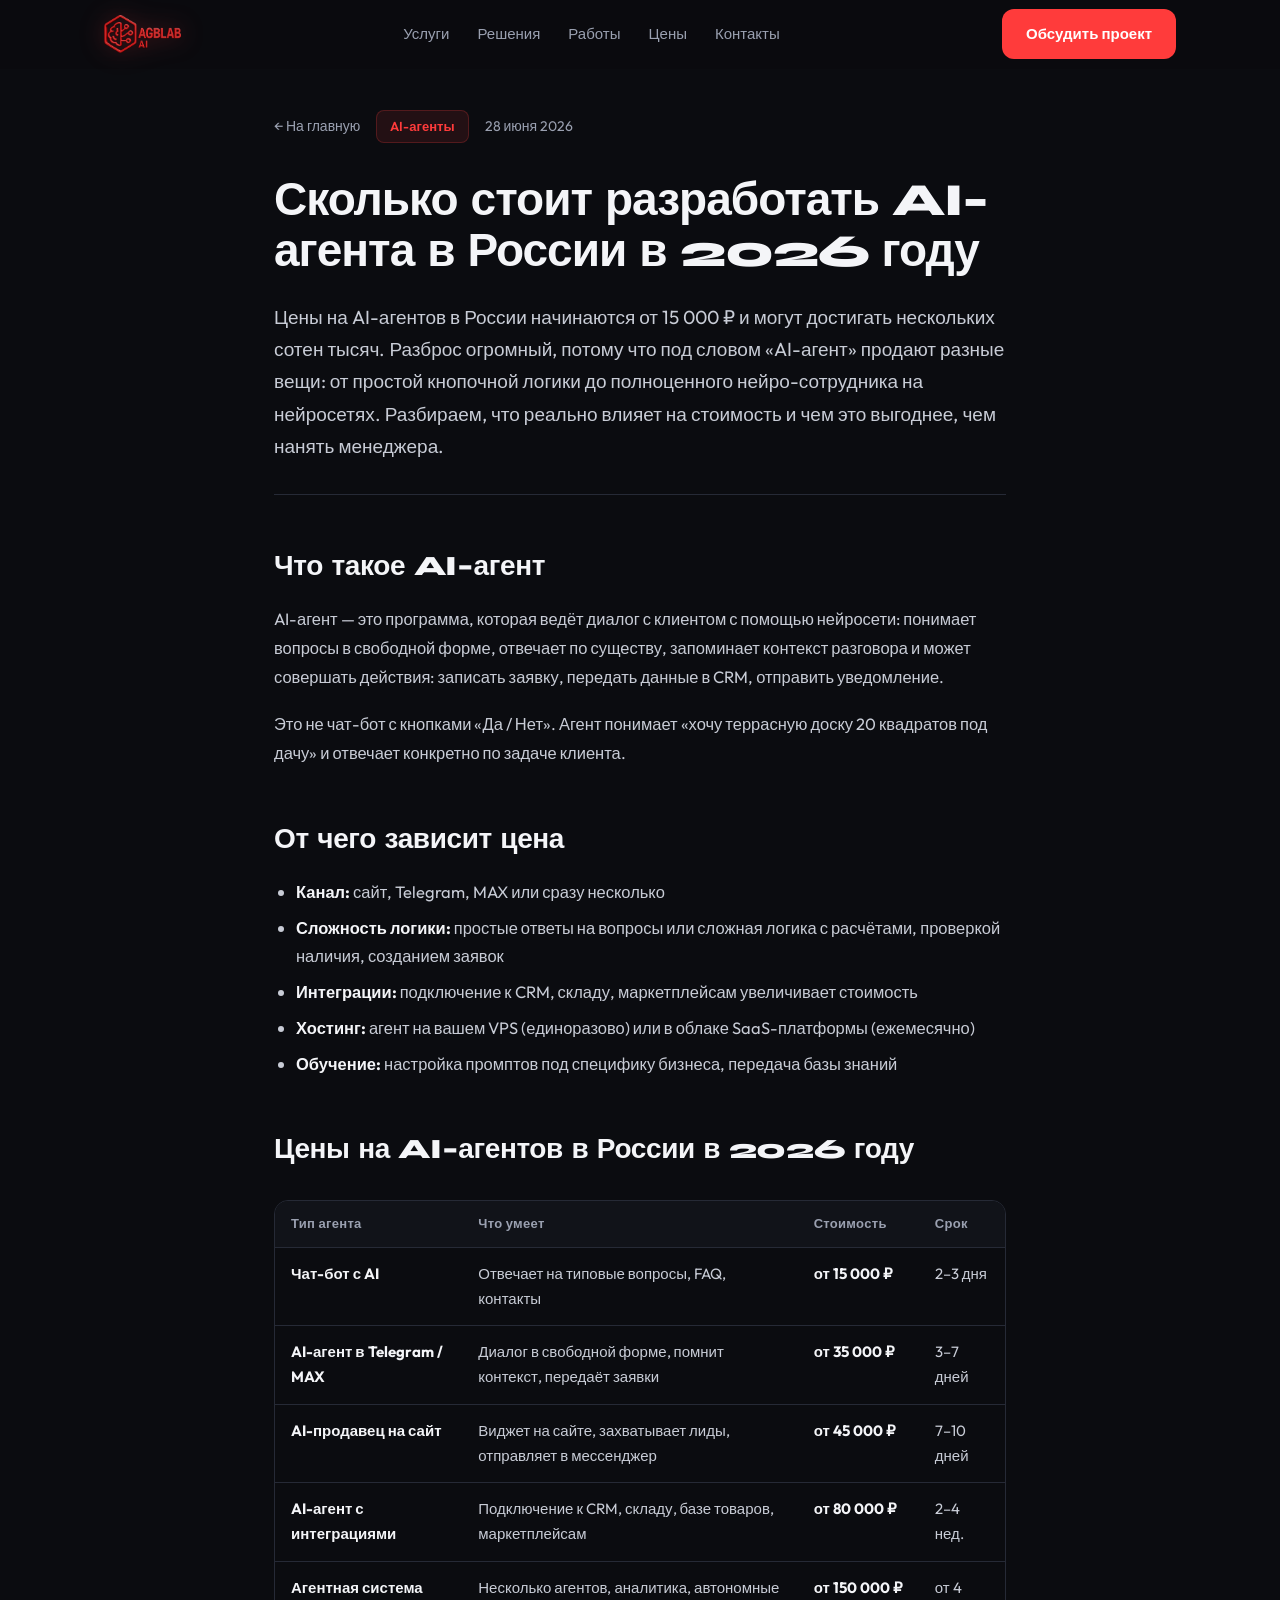
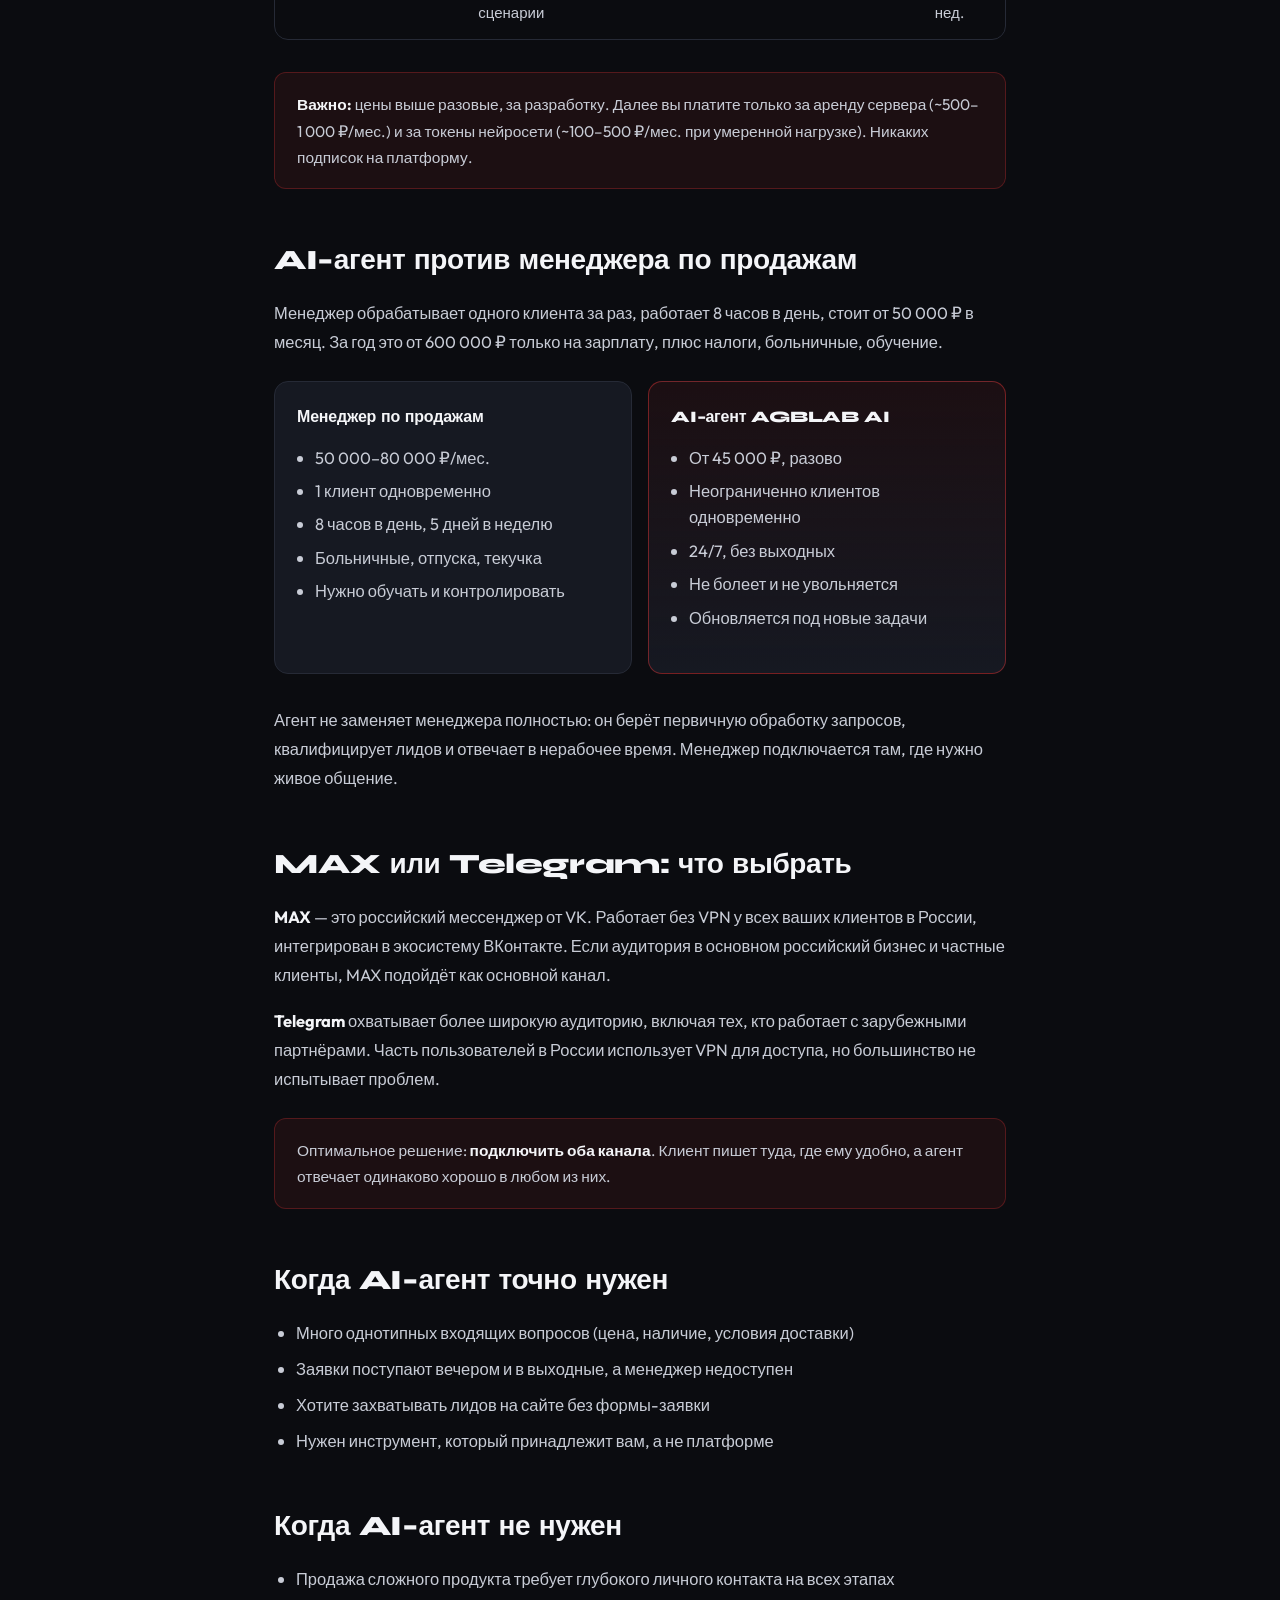
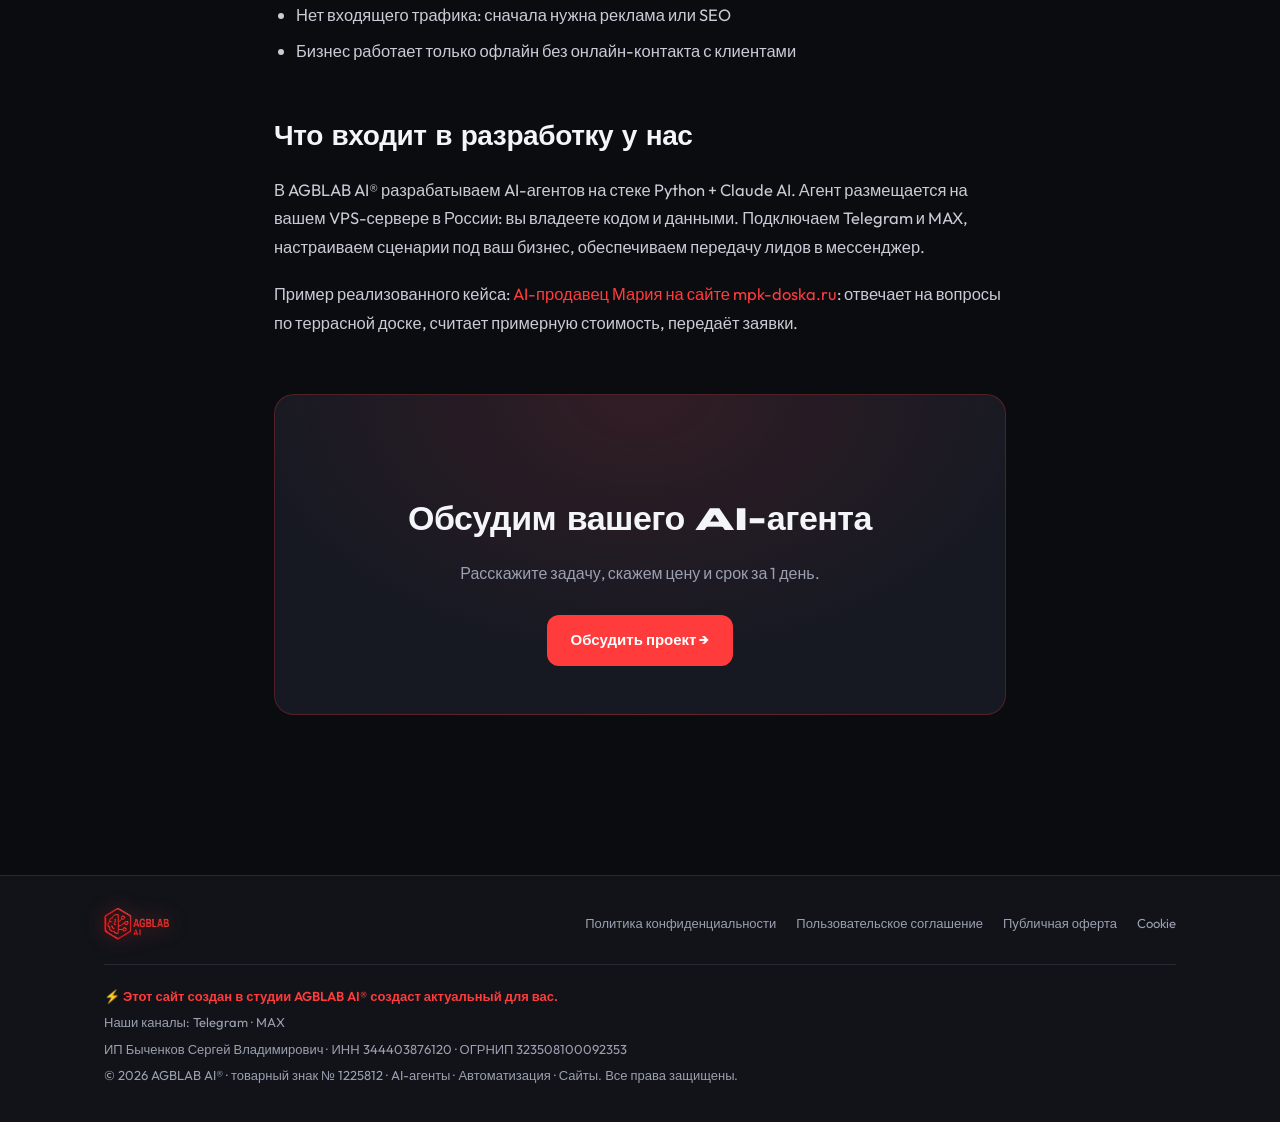
<file: blog/skolko-stoit-ai-agent/index.html>
<!DOCTYPE html>
<html lang="ru">
<head>
<meta charset="UTF-8">
<meta name="viewport" content="width=device-width, initial-scale=1.0">
<title>Сколько стоит разработать AI-агента в России 2026 | AGBLAB AI</title>
<link rel="canonical" href="https://agblabai.ru/blog/skolko-stoit-ai-agent/" />
<meta name="description" content="Цены на AI-агентов в России от 15 000 руб. Что влияет на стоимость, MAX и Telegram, чем выгоднее менеджера.">
<meta property="og:type" content="article" />
<meta property="og:url" content="https://agblabai.ru/blog/skolko-stoit-ai-agent/" />
<meta property="og:title" content="Сколько стоит разработать AI-агента в России в 2026 году" />
<meta property="og:description" content="Цены на AI-агентов в России от 15 000 руб. Что влияет на стоимость, MAX и Telegram, чем выгоднее менеджера." />
<meta property="og:image" content="https://agblabai.ru/og-image.jpg" />
<meta property="og:locale" content="ru_RU" />
<meta name="twitter:card" content="summary_large_image" />
<meta name="keywords" content="цена AI-агента, стоимость разработки AI-агента, AI-агент для бизнеса Россия, MAX AI-агент, Telegram бот нейросеть" />
<link rel="icon" type="image/png" href="/assets/favicon.png">
<script type="application/ld+json">
{
  "@context": "https://schema.org",
  "@type": "Article",
  "headline": "Сколько стоит разработать AI-агента в России в 2026 году",
  "author": { "@type": "Organization", "name": "AGBLAB AI" },
  "publisher": { "@type": "Organization", "name": "AGBLAB AI", "url": "https://agblabai.ru" },
  "datePublished": "2026-06-28",
  "dateModified": "2026-06-28",
  "url": "https://agblabai.ru/blog/skolko-stoit-ai-agent/",
  "image": "https://agblabai.ru/og-image.jpg"
}
</script>
<link rel="preconnect" href="https://fonts.googleapis.com">
<link rel="preconnect" href="https://fonts.gstatic.com" crossorigin>
<link href="https://fonts.googleapis.com/css2?family=Outfit:wght@300;400;500;600;700;800&family=Syne:wght@700;800&display=swap" rel="stylesheet">
<style>
:root{--bg:#0b0c10;--bg2:#111319;--card:#161922;--line:#262a36;--txt:#f4f5f8;--mut:#9aa0b0;--accent:#ff3b3b;--accent2:#ff7a45;--glow:rgba(255,59,59,.32)}
*{margin:0;padding:0;box-sizing:border-box}
html{scroll-behavior:smooth}
body{font-family:'Outfit',sans-serif;background:var(--bg);color:var(--txt);line-height:1.65;overflow-x:hidden;-webkit-font-smoothing:antialiased}
a{color:inherit;text-decoration:none}
.wrap{max-width:1120px;margin:0 auto;padding:0 24px}

/* header */
header{position:fixed;top:0;left:0;right:0;z-index:50;backdrop-filter:blur(12px);
  background:rgba(10,10,15,.7);border-bottom:1px solid transparent;transition:.3s}
header.scrolled{border-bottom:1px solid var(--line)}
nav{display:flex;align-items:center;justify-content:space-between;height:68px}
.logo{display:flex;align-items:center}
.logo img{height:38px;width:auto;display:block;filter:drop-shadow(0 0 12px var(--glow))}
.nav-links{display:flex;gap:28px;font-size:15px;color:var(--mut)}
.nav-links a{transition:.2s}.nav-links a:hover{color:var(--txt)}
.btn{display:inline-flex;align-items:center;justify-content:center;gap:8px;
  background:var(--accent);color:#fff;font-weight:700;font-size:15px;
  padding:13px 24px;border-radius:12px;border:none;cursor:pointer;transition:.2s;white-space:nowrap;font-family:'Outfit',sans-serif}
.btn:hover{transform:translateY(-2px);box-shadow:0 10px 30px var(--glow)}
.burger{display:none;flex-direction:column;gap:5px;background:none;border:0;cursor:pointer;padding:8px;margin:-8px}
.burger span{width:24px;height:2px;background:var(--txt);border-radius:2px;transition:.25s}
.burger.open span:nth-child(1){transform:translateY(7px) rotate(45deg)}
.burger.open span:nth-child(2){opacity:0}
.burger.open span:nth-child(3){transform:translateY(-7px) rotate(-45deg)}
.mobile-menu{position:fixed;top:68px;left:0;right:0;z-index:49;display:flex;flex-direction:column;
  gap:2px;padding:14px 24px 22px;background:rgba(11,12,16,.98);backdrop-filter:blur(14px);
  border-bottom:1px solid var(--line);transform:translateY(-14px);opacity:0;pointer-events:none;transition:.25s}
.mobile-menu.open{transform:none;opacity:1;pointer-events:auto}
.mobile-menu a{padding:14px 4px;font-size:17px;color:var(--mut);border-bottom:1px solid var(--line)}
.mobile-menu a:hover{color:var(--txt)}
.mobile-menu .btn{margin-top:14px;justify-content:center;border-bottom:0;color:#fff}
@media(max-width:760px){.burger{display:flex}.nav-cta{display:none}.logo img{height:32px}}
@media(max-width:760px){.nav-links{display:none}}

/* article layout */
.article-wrap{max-width:780px;margin:0 auto;padding:110px 24px 80px}
.article-meta{display:flex;align-items:center;gap:16px;margin-bottom:32px;flex-wrap:wrap}
.article-tag{display:inline-block;font-size:13px;font-weight:600;color:var(--accent);
  background:rgba(255,59,59,.1);border:1px solid rgba(255,59,59,.22);border-radius:8px;padding:5px 13px}
.article-date{font-size:14px;color:var(--mut)}
.article-back{font-size:14px;color:var(--mut);display:inline-flex;align-items:center;gap:5px;transition:.2s}
.article-back:hover{color:var(--accent)}
h1.article-h1{font-family:'Syne',sans-serif;font-size:clamp(28px,4.5vw,46px);font-weight:800;
  letter-spacing:-1px;line-height:1.1;margin-bottom:24px;text-wrap:balance}
.article-lead{font-size:clamp(16px,1.8vw,19px);color:#c8ccd6;margin-bottom:48px;line-height:1.7;
  padding-bottom:32px;border-bottom:1px solid var(--line)}
.article-body h2{font-family:'Syne',sans-serif;font-size:clamp(20px,2.8vw,28px);font-weight:800;
  letter-spacing:-.4px;margin:48px 0 16px;color:var(--txt)}
.article-body h3{font-size:18px;font-weight:700;margin:28px 0 10px;color:var(--txt)}
.article-body p{font-size:16.5px;color:#c8ccd6;margin-bottom:18px;line-height:1.75}
.article-body ul,.article-body ol{padding-left:22px;margin-bottom:20px;color:#c8ccd6}
.article-body li{font-size:16.5px;line-height:1.7;margin-bottom:8px}
.article-body strong{color:var(--txt);font-weight:700}

/* table */
.art-table-wrap{overflow-x:auto;margin:28px 0 32px;border-radius:14px;border:1px solid var(--line)}
.art-table{width:100%;border-collapse:collapse;font-size:15px}
.art-table th{background:var(--bg2);color:var(--mut);font-weight:600;font-size:13px;
  letter-spacing:.3px;text-align:left;padding:12px 16px;border-bottom:1px solid var(--line)}
.art-table td{padding:14px 16px;border-bottom:1px solid var(--line);color:#c8ccd6;vertical-align:top}
.art-table tr:last-child td{border-bottom:0}
.art-table tr:hover td{background:rgba(255,255,255,.02)}
.art-table .price-cell{color:var(--txt);font-weight:700;white-space:nowrap}

/* callout */
.callout{background:rgba(255,59,59,.07);border:1px solid rgba(255,59,59,.25);border-radius:12px;
  padding:18px 22px;margin:24px 0;color:#c8ccd6;font-size:15.5px;line-height:1.7}
.callout strong{color:var(--txt)}

/* compare block */
.compare{display:grid;grid-template-columns:1fr 1fr;gap:16px;margin:24px 0 32px}
@media(max-width:560px){.compare{grid-template-columns:1fr}}
.compare-card{background:var(--card);border:1px solid var(--line);border-radius:14px;padding:22px}
.compare-card.accent-card{border-color:rgba(255,59,59,.4);background:linear-gradient(180deg,rgba(255,59,59,.07),var(--card))}
.compare-card h4{font-family:'Syne',sans-serif;font-size:16px;font-weight:800;margin-bottom:14px;letter-spacing:-.2px}
.compare-card ul{padding-left:18px;color:#c8ccd6;font-size:14.5px}
.compare-card li{margin-bottom:7px;line-height:1.6}

/* CTA band */
.article-cta{background:radial-gradient(ellipse 80% 120% at 50% 0%,rgba(255,59,59,.12),transparent 70%),var(--card);
  border:1px solid rgba(255,59,59,.25);border-radius:20px;padding:48px 36px;text-align:center;margin:56px 0 0}
.article-cta h2{font-family:'Syne',sans-serif;font-size:clamp(22px,3.5vw,34px);font-weight:800;
  letter-spacing:-.5px;margin-bottom:12px}
.article-cta p{color:var(--mut);font-size:16px;margin-bottom:28px;max-width:480px;margin-left:auto;margin-right:auto}

/* footer */
footer{background:var(--bg2);border-top:1px solid var(--line);margin-top:80px}
.foot-main{display:flex;align-items:center;justify-content:space-between;flex-wrap:wrap;gap:20px;padding:32px 0 24px;border-bottom:1px solid var(--line)}
.foot-main .logo img{height:32px;filter:drop-shadow(0 0 10px var(--glow))}
.foot-links{display:flex;gap:20px;flex-wrap:wrap}
.foot-links a{font-size:13px;color:var(--mut);transition:.2s}.foot-links a:hover{color:var(--txt)}
.foot-legal{padding:22px 0 36px;display:flex;flex-direction:column;gap:7px;font-size:13px;color:var(--mut);line-height:1.5}
.foot-legal a{color:var(--mut);text-decoration:none}.foot-legal a:hover{color:var(--txt)}
</style>
</head>
<body>

<header id="hdr">
  <div class="wrap">
    <nav>
      <a href="/" class="logo"><img src="/assets/logo.png" alt="AGBLAB AI, студия AI-разработки"></a>
      <div class="nav-links">
        <a href="/#services">Услуги</a>
        <a href="/#catalog">Решения</a>
        <a href="/#works">Работы</a>
        <a href="/#pricing">Цены</a>
        <a href="/#contact">Контакты</a>
      </div>
      <a href="/#contact" class="btn nav-cta">Обсудить проект</a>
      <button class="burger" id="burger" aria-label="Меню"><span></span><span></span><span></span></button>
    </nav>
  </div>
  <div class="mobile-menu" id="mobileMenu">
    <a href="/#services">Услуги</a>
    <a href="/#catalog">Решения</a>
    <a href="/#works">Работы</a>
    <a href="/#pricing">Цены</a>
    <a href="/#contact">Контакты</a>
    <a href="/#contact" class="btn">Обсудить проект</a>
  </div>
</header>

<main>
  <div class="article-wrap">
    <div class="article-meta">
      <a href="/" class="article-back">← На главную</a>
      <span class="article-tag">AI-агенты</span>
      <span class="article-date">28 июня 2026</span>
    </div>

    <h1 class="article-h1">Сколько стоит разработать AI-агента в России в 2026 году</h1>

    <p class="article-lead">Цены на AI-агентов в России начинаются от 15 000 ₽ и могут достигать нескольких сотен тысяч. Разброс огромный, потому что под словом «AI-агент» продают разные вещи: от простой кнопочной логики до полноценного нейро-сотрудника на нейросетях. Разбираем, что реально влияет на стоимость и чем это выгоднее, чем нанять менеджера.</p>

    <div class="article-body">

      <h2>Что такое AI-агент</h2>
      <p>AI-агент — это программа, которая ведёт диалог с клиентом с помощью нейросети: понимает вопросы в свободной форме, отвечает по существу, запоминает контекст разговора и может совершать действия: записать заявку, передать данные в CRM, отправить уведомление.</p>
      <p>Это не чат-бот с кнопками «Да / Нет». Агент понимает «хочу террасную доску 20 квадратов под дачу» и отвечает конкретно по задаче клиента.</p>

      <h2>От чего зависит цена</h2>
      <ul>
        <li><strong>Канал:</strong> сайт, Telegram, MAX или сразу несколько</li>
        <li><strong>Сложность логики:</strong> простые ответы на вопросы или сложная логика с расчётами, проверкой наличия, созданием заявок</li>
        <li><strong>Интеграции:</strong> подключение к CRM, складу, маркетплейсам увеличивает стоимость</li>
        <li><strong>Хостинг:</strong> агент на вашем VPS (единоразово) или в облаке SaaS-платформы (ежемесячно)</li>
        <li><strong>Обучение:</strong> настройка промптов под специфику бизнеса, передача базы знаний</li>
      </ul>

      <h2>Цены на AI-агентов в России в 2026 году</h2>

      <div class="art-table-wrap">
        <table class="art-table">
          <thead>
            <tr>
              <th>Тип агента</th>
              <th>Что умеет</th>
              <th>Стоимость</th>
              <th>Срок</th>
            </tr>
          </thead>
          <tbody>
            <tr>
              <td><strong>Чат-бот с AI</strong></td>
              <td>Отвечает на типовые вопросы, FAQ, контакты</td>
              <td class="price-cell">от 15 000 ₽</td>
              <td>2–3 дня</td>
            </tr>
            <tr>
              <td><strong>AI-агент в Telegram / MAX</strong></td>
              <td>Диалог в свободной форме, помнит контекст, передаёт заявки</td>
              <td class="price-cell">от 35 000 ₽</td>
              <td>3–7 дней</td>
            </tr>
            <tr>
              <td><strong>AI-продавец на сайт</strong></td>
              <td>Виджет на сайте, захватывает лиды, отправляет в мессенджер</td>
              <td class="price-cell">от 45 000 ₽</td>
              <td>7–10 дней</td>
            </tr>
            <tr>
              <td><strong>AI-агент с интеграциями</strong></td>
              <td>Подключение к CRM, складу, базе товаров, маркетплейсам</td>
              <td class="price-cell">от 80 000 ₽</td>
              <td>2–4 нед.</td>
            </tr>
            <tr>
              <td><strong>Агентная система</strong></td>
              <td>Несколько агентов, аналитика, автономные сценарии</td>
              <td class="price-cell">от 150 000 ₽</td>
              <td>от 4 нед.</td>
            </tr>
          </tbody>
        </table>
      </div>

      <div class="callout">
        <strong>Важно:</strong> цены выше разовые, за разработку. Далее вы платите только за аренду сервера (~500–1 000 ₽/мес.) и за токены нейросети (~100–500 ₽/мес. при умеренной нагрузке). Никаких подписок на платформу.
      </div>

      <h2>AI-агент против менеджера по продажам</h2>
      <p>Менеджер обрабатывает одного клиента за раз, работает 8 часов в день, стоит от 50 000 ₽ в месяц. За год это от 600 000 ₽ только на зарплату, плюс налоги, больничные, обучение.</p>

      <div class="compare">
        <div class="compare-card">
          <h4>Менеджер по продажам</h4>
          <ul>
            <li>50 000–80 000 ₽/мес.</li>
            <li>1 клиент одновременно</li>
            <li>8 часов в день, 5 дней в неделю</li>
            <li>Больничные, отпуска, текучка</li>
            <li>Нужно обучать и контролировать</li>
          </ul>
        </div>
        <div class="compare-card accent-card">
          <h4>AI-агент AGBLAB AI</h4>
          <ul>
            <li>От 45 000 ₽, разово</li>
            <li>Неограниченно клиентов одновременно</li>
            <li>24/7, без выходных</li>
            <li>Не болеет и не увольняется</li>
            <li>Обновляется под новые задачи</li>
          </ul>
        </div>
      </div>

      <p>Агент не заменяет менеджера полностью: он берёт первичную обработку запросов, квалифицирует лидов и отвечает в нерабочее время. Менеджер подключается там, где нужно живое общение.</p>

      <h2>MAX или Telegram: что выбрать</h2>
      <p><strong>MAX</strong> — это российский мессенджер от VK. Работает без VPN у всех ваших клиентов в России, интегрирован в экосистему ВКонтакте. Если аудитория в основном российский бизнес и частные клиенты, MAX подойдёт как основной канал.</p>
      <p><strong>Telegram</strong> охватывает более широкую аудиторию, включая тех, кто работает с зарубежными партнёрами. Часть пользователей в России использует VPN для доступа, но большинство не испытывает проблем.</p>

      <div class="callout">
        Оптимальное решение: <strong>подключить оба канала</strong>. Клиент пишет туда, где ему удобно, а агент отвечает одинаково хорошо в любом из них.
      </div>

      <h2>Когда AI-агент точно нужен</h2>
      <ul>
        <li>Много однотипных входящих вопросов (цена, наличие, условия доставки)</li>
        <li>Заявки поступают вечером и в выходные, а менеджер недоступен</li>
        <li>Хотите захватывать лидов на сайте без формы-заявки</li>
        <li>Нужен инструмент, который принадлежит вам, а не платформе</li>
      </ul>

      <h2>Когда AI-агент не нужен</h2>
      <ul>
        <li>Продажа сложного продукта требует глубокого личного контакта на всех этапах</li>
        <li>Нет входящего трафика: сначала нужна реклама или SEO</li>
        <li>Бизнес работает только офлайн без онлайн-контакта с клиентами</li>
      </ul>

      <h2>Что входит в разработку у нас</h2>
      <p>В AGBLAB AI® разрабатываем AI-агентов на стеке Python + Claude AI. Агент размещается на вашем VPS-сервере в России: вы владеете кодом и данными. Подключаем Telegram и MAX, настраиваем сценарии под ваш бизнес, обеспечиваем передачу лидов в мессенджер.</p>
      <p>Пример реализованного кейса: <a href="https://mpk-doska.ru" target="_blank" rel="noopener" style="color:var(--accent)">AI-продавец Мария на сайте mpk-doska.ru</a>: отвечает на вопросы по террасной доске, считает примерную стоимость, передаёт заявки.</p>

      <div class="article-cta">
        <h2>Обсудим вашего AI-агента</h2>
        <p>Расскажите задачу, скажем цену и срок за 1 день.</p>
        <a href="/#contact" class="btn">Обсудить проект →</a>
      </div>

    </div>
  </div>
</main>

<footer>
  <div class="wrap">
    <div class="foot-main">
      <div class="logo"><img src="/assets/logo.png" alt="Логотип AGBLAB AI, студия разработки AI-агентов"></div>
      <div class="foot-links">
        <a href="/privacy.html">Политика конфиденциальности</a>
        <a href="/terms.html">Пользовательское соглашение</a>
        <a href="/offer.html">Публичная оферта</a>
        <a href="/cookies.html">Cookie</a>
      </div>
    </div>
    <div class="foot-legal">
      <div style="color:var(--accent);font-weight:600">⚡ Этот сайт создан в студии AGBLAB AI® создаст актуальный для вас.</div>
      <div>Наши каналы: <a href="https://t.me/agblab_ai" target="_blank" rel="noopener">Telegram</a> · <a href="https://max.ru/id344403876120_biz" target="_blank" rel="noopener">MAX</a></div>
      <div>ИП Быченков Сергей Владимирович · ИНН 344403876120 · ОГРНИП 323508100092353</div>
      <div>© 2026 AGBLAB AI® · товарный знак №&nbsp;1225812 · AI-агенты · Автоматизация · Сайты. Все права защищены.</div>
    </div>
  </div>
</footer>

<script>
const hdr=document.getElementById('hdr');
addEventListener('scroll',()=>hdr.classList.toggle('scrolled',scrollY>10));
const burger=document.getElementById('burger'),menu=document.getElementById('mobileMenu');
burger.addEventListener('click',()=>{burger.classList.toggle('open');menu.classList.toggle('open')});
menu.querySelectorAll('a').forEach(a=>a.addEventListener('click',()=>{burger.classList.remove('open');menu.classList.remove('open')}));
</script>

</body>
</html>
</file>
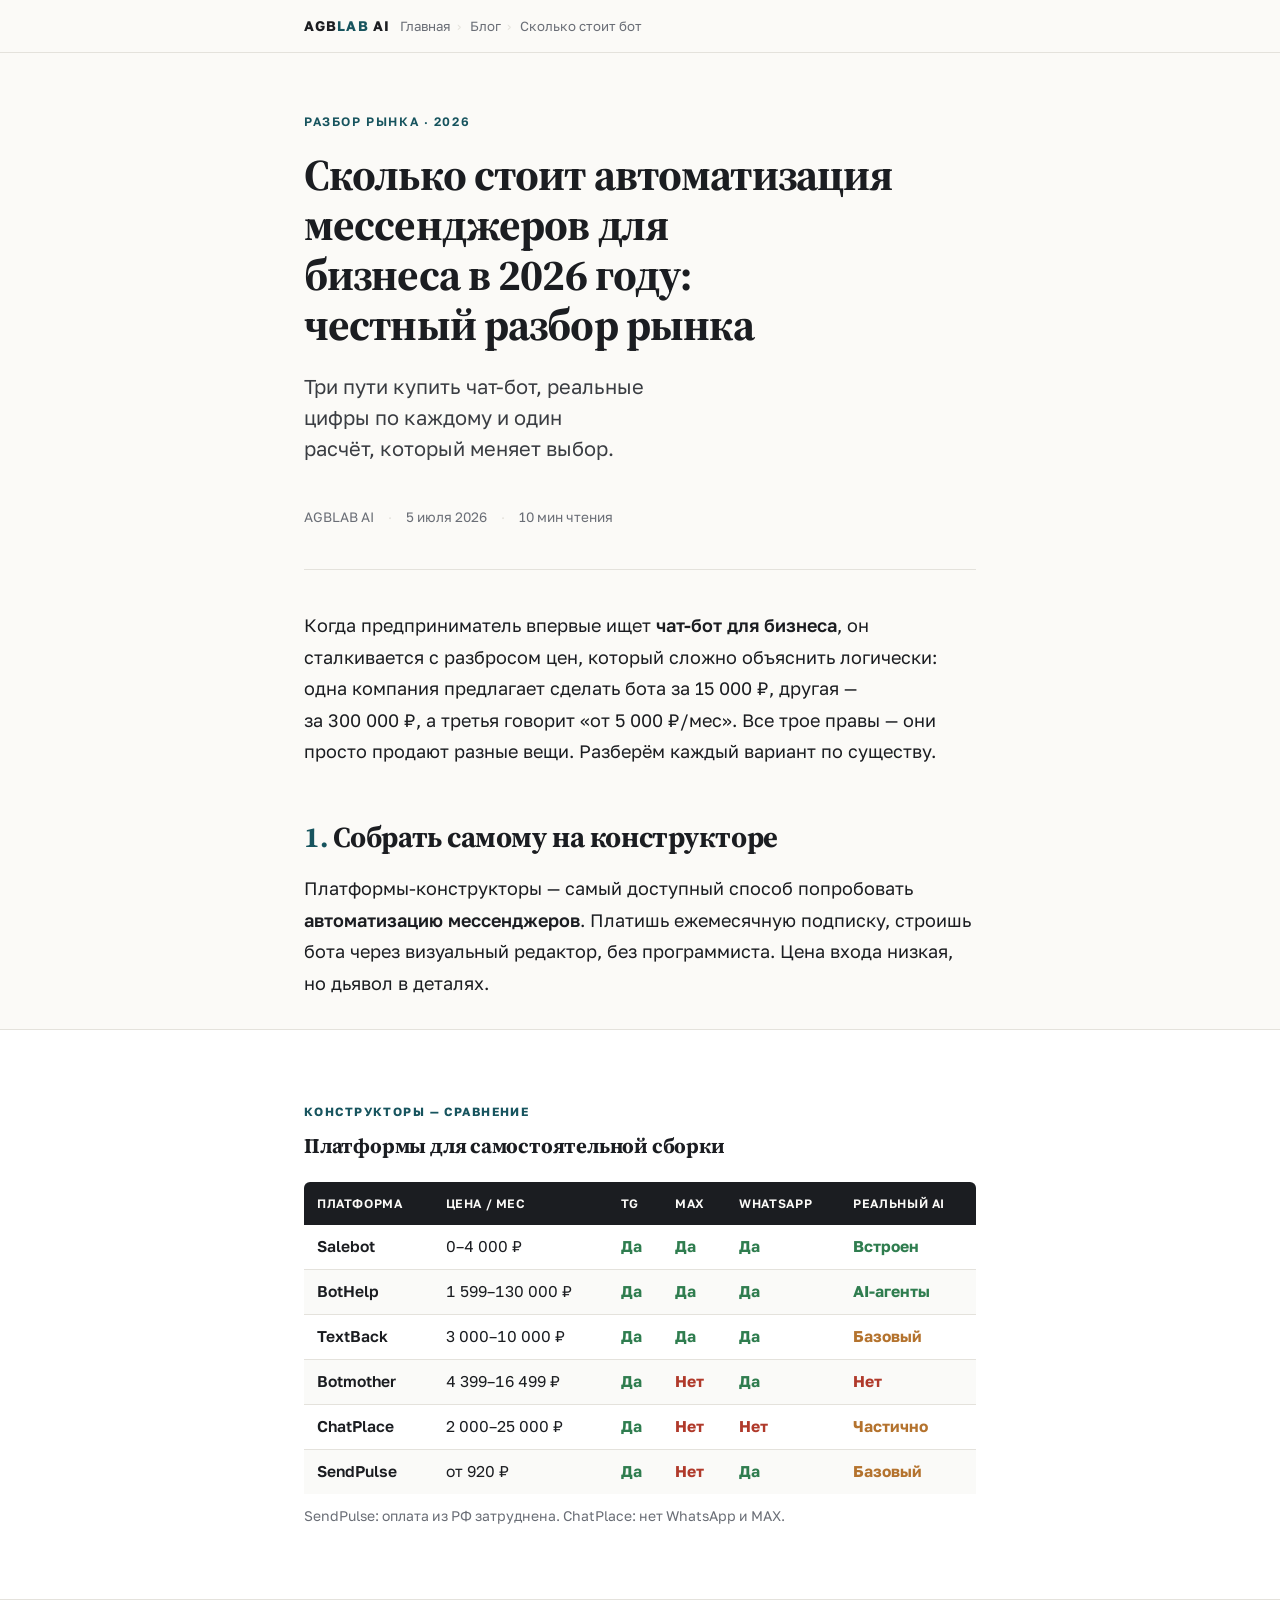
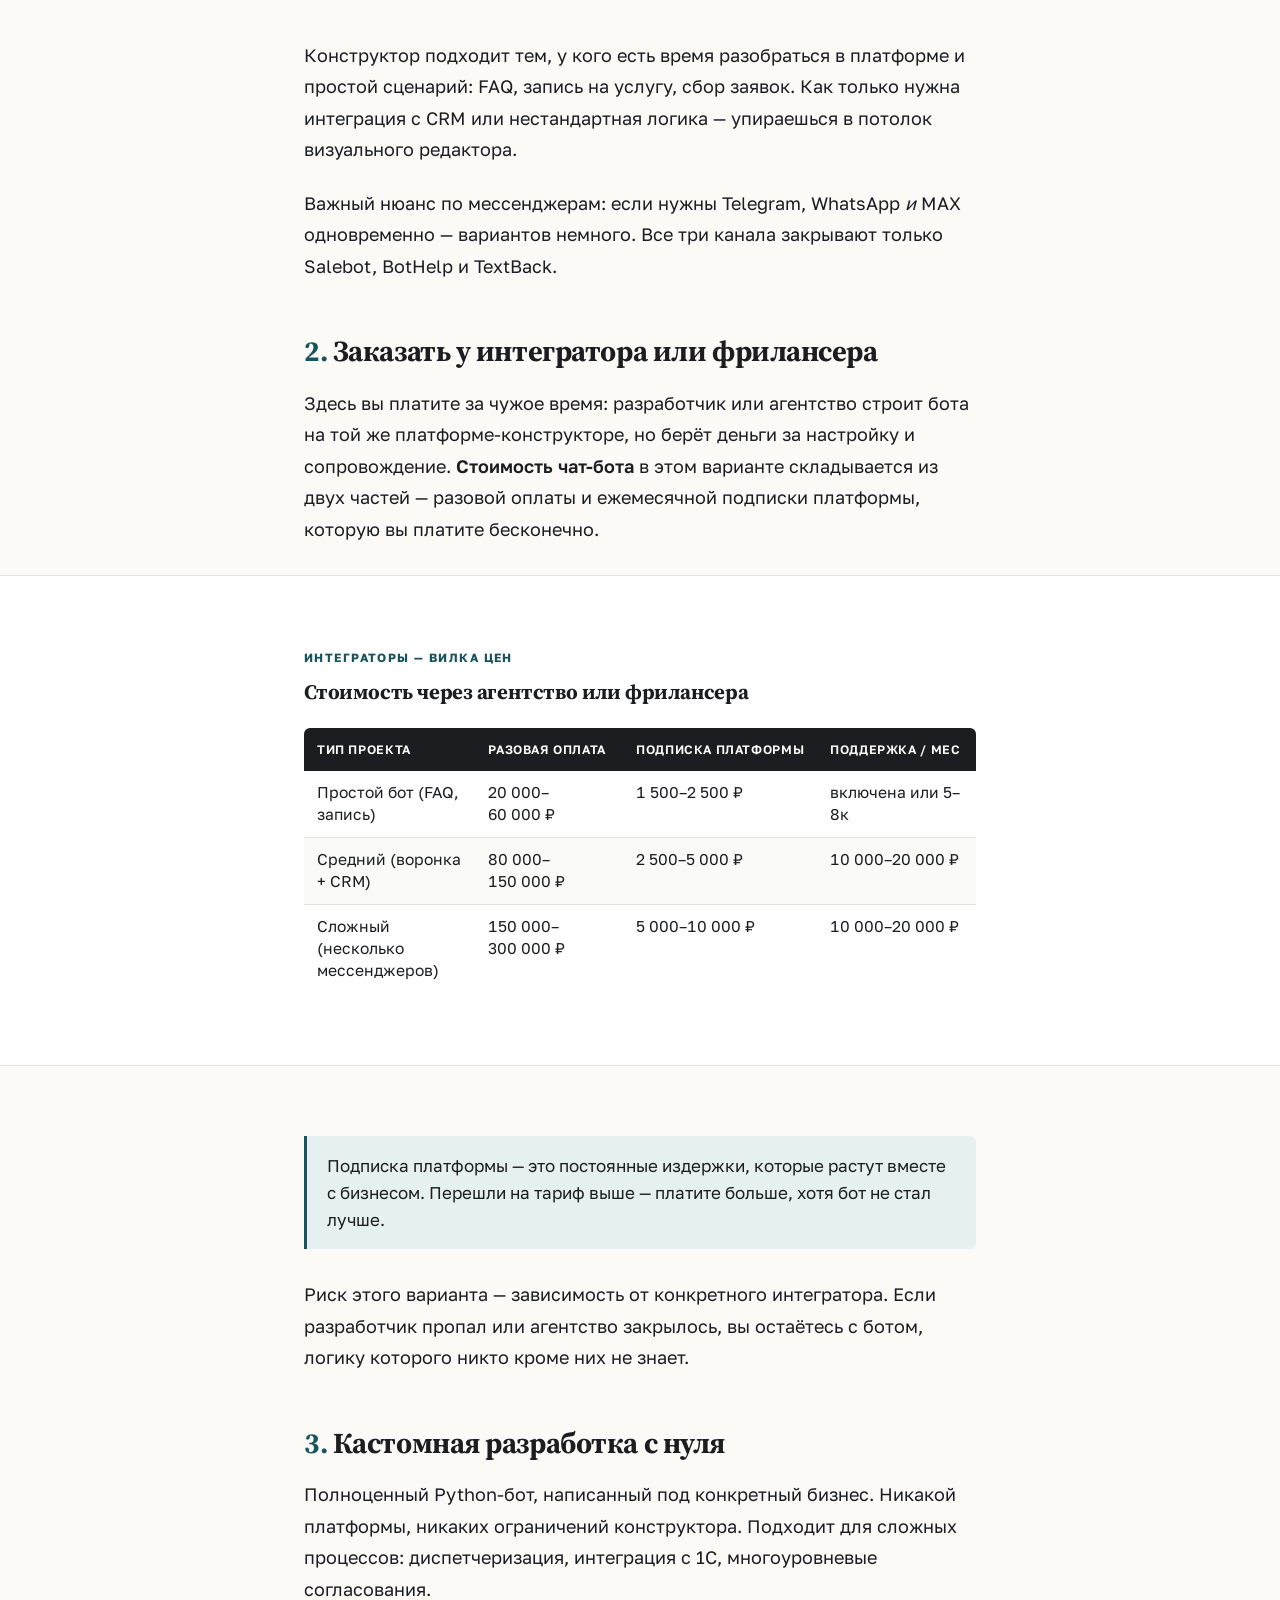
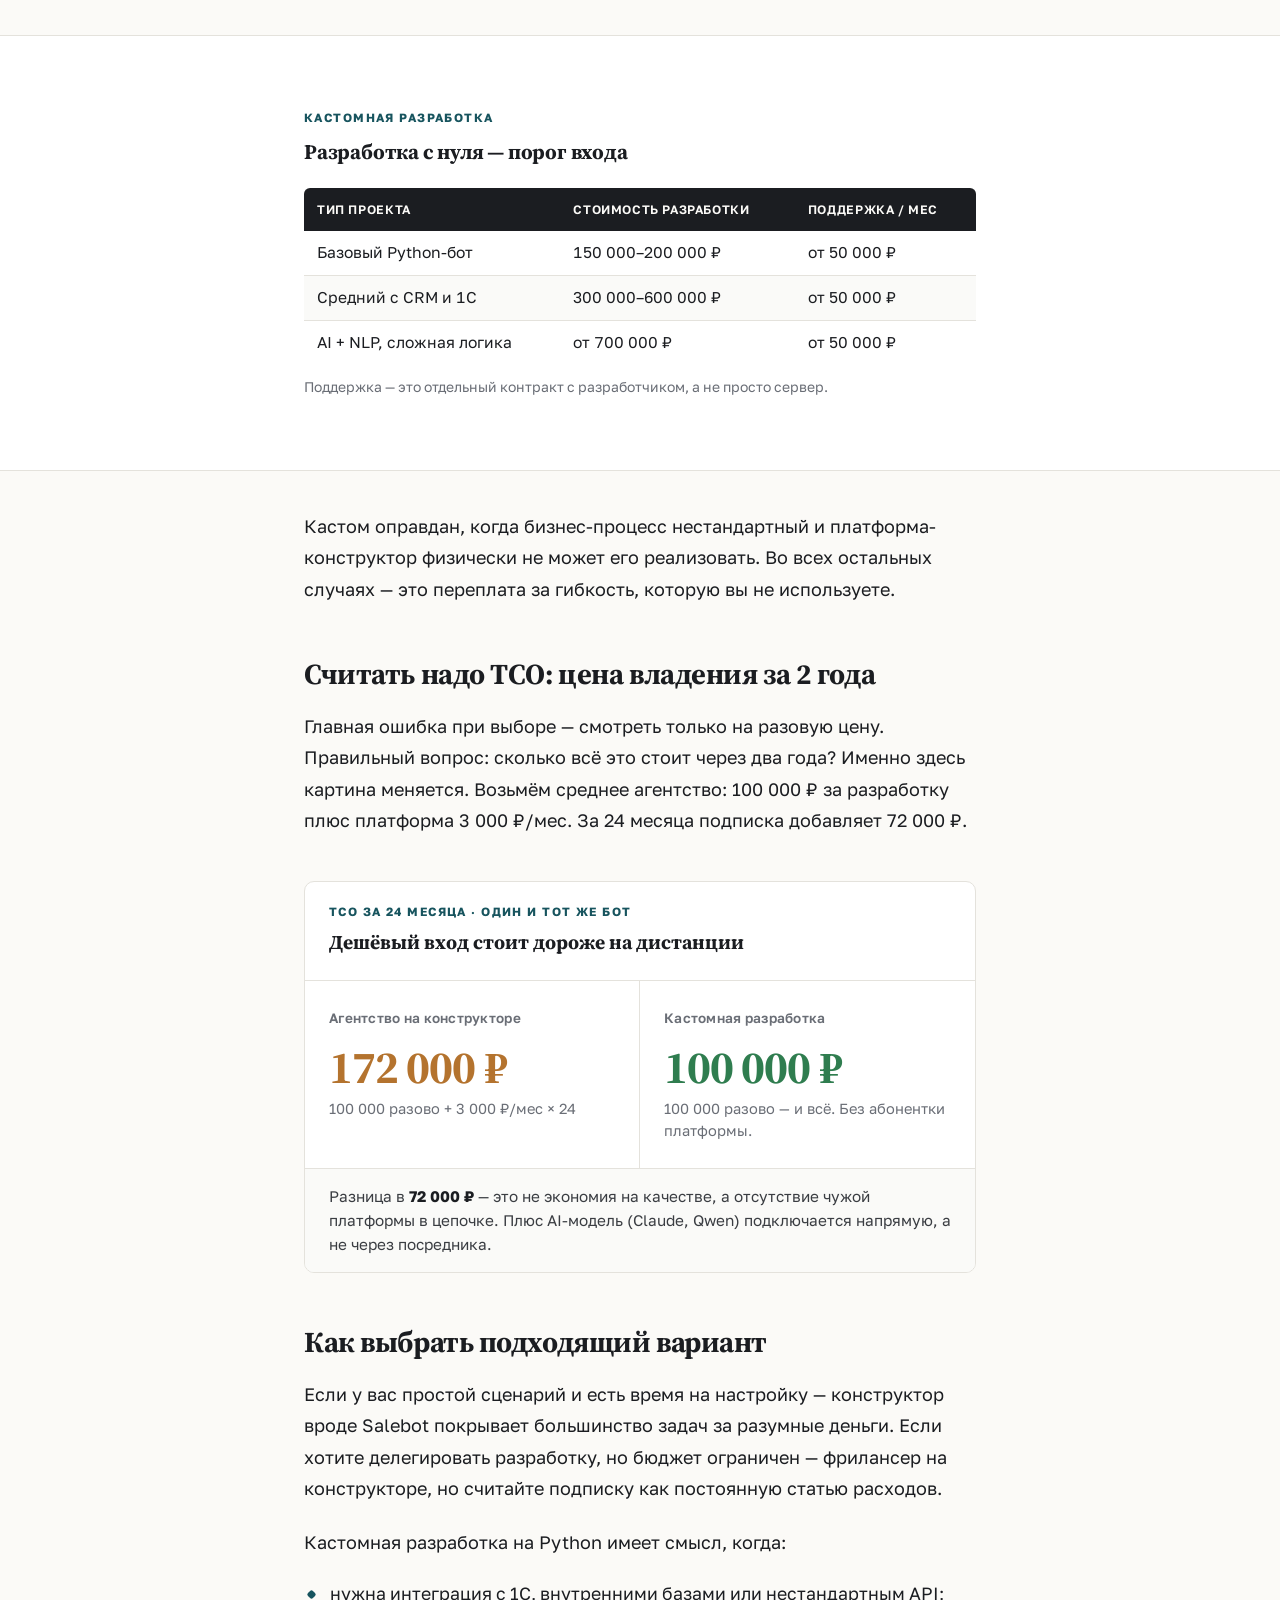
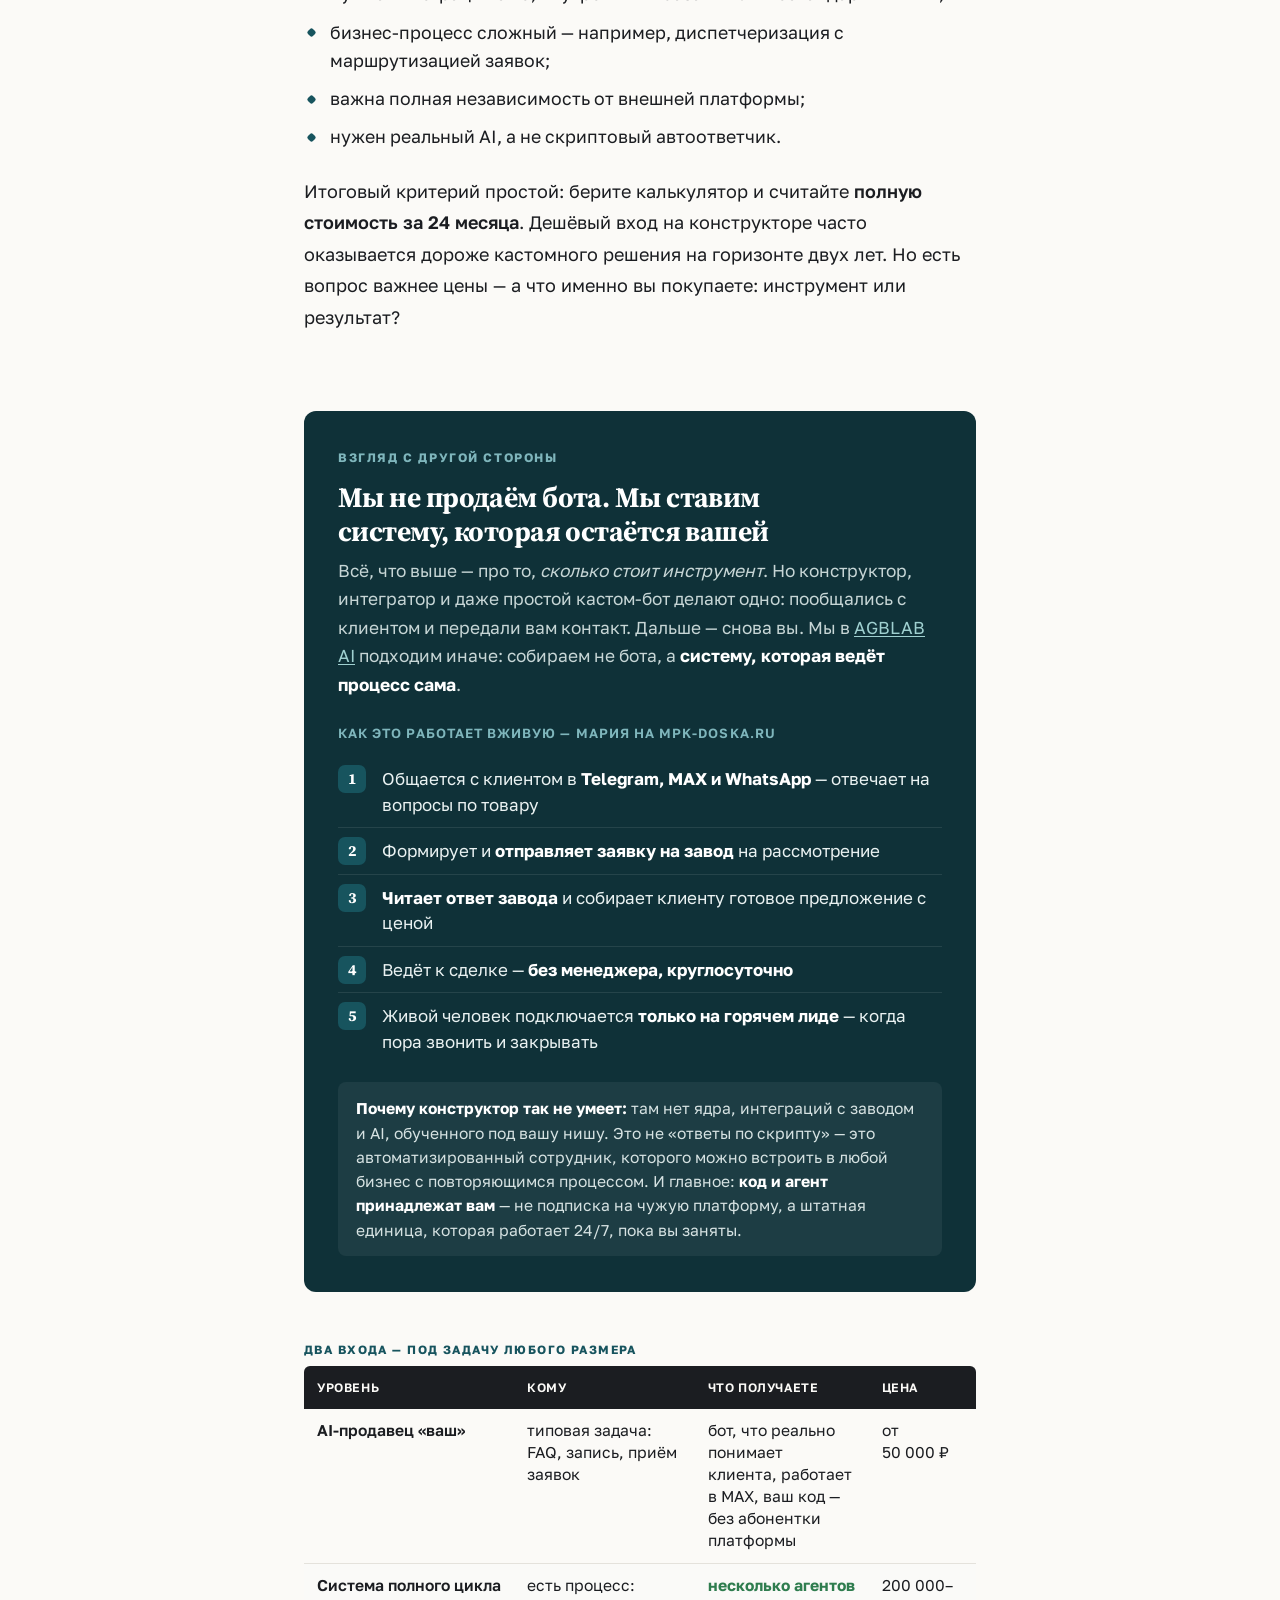
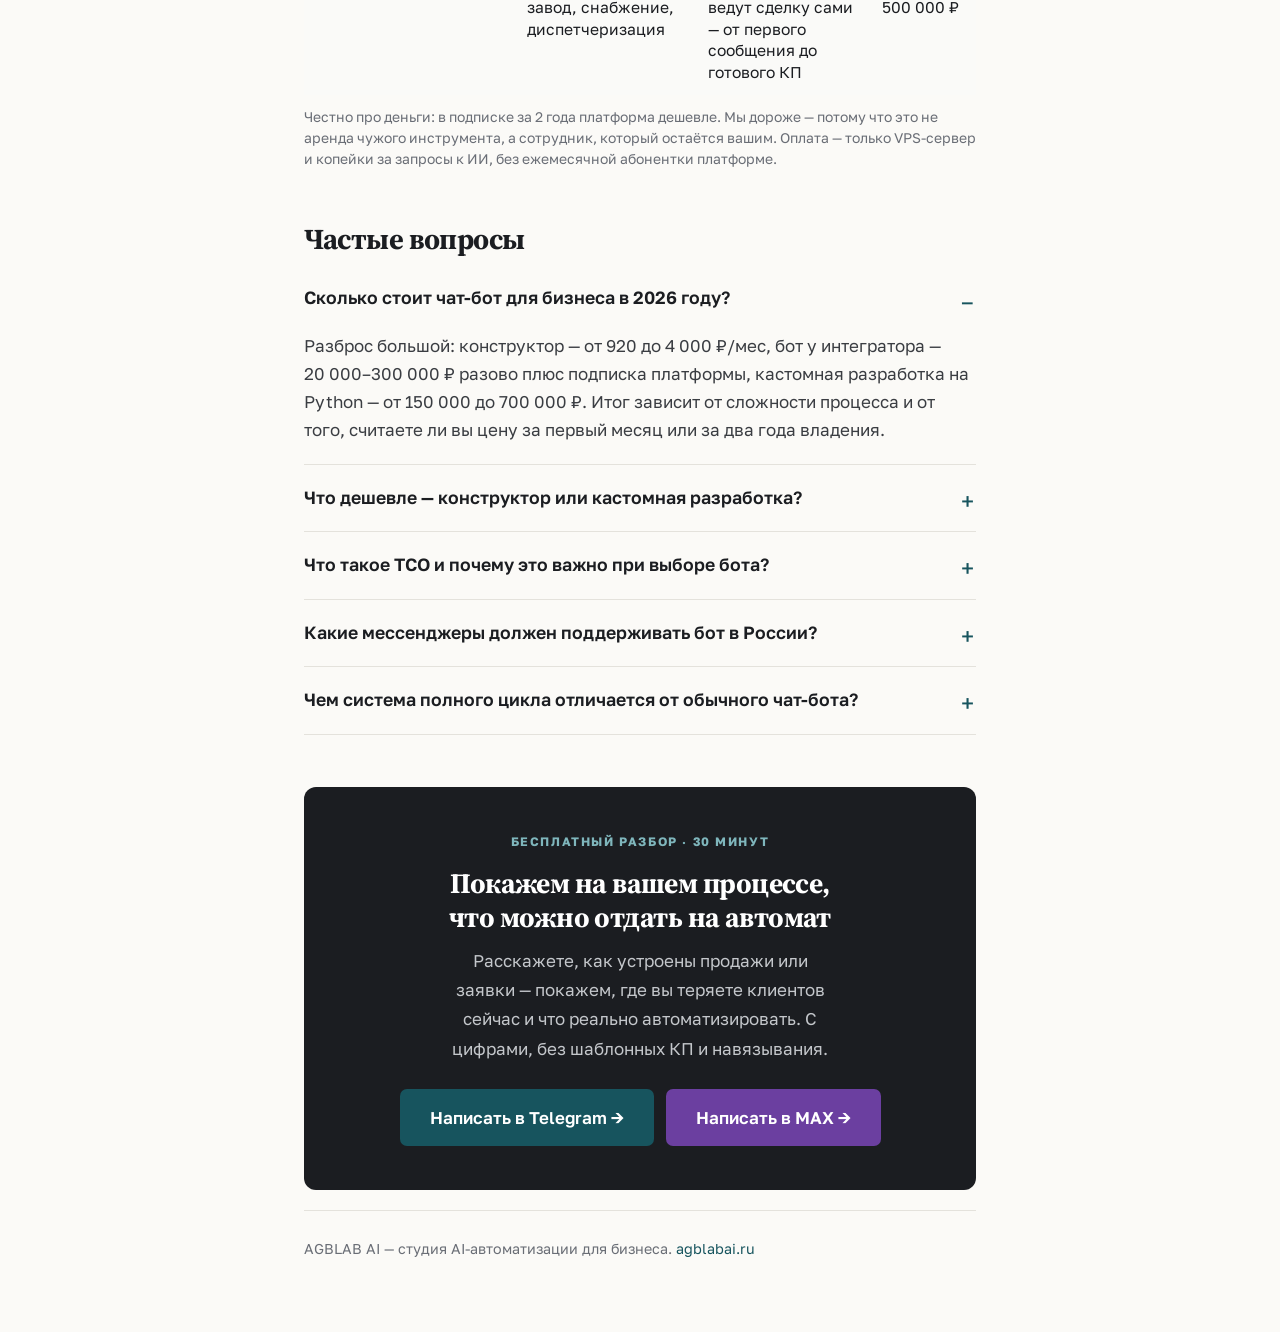
<file: blog/skolko-stoit-avtomatizatsiya-messendzherov/index.html>
<!DOCTYPE html>
<html lang="ru">
<head>
<meta charset="UTF-8">
<meta name="viewport" content="width=device-width, initial-scale=1.0">

<!-- ── SEO base ── -->
<title>Сколько стоит чат-бот для бизнеса в 2026: разбор цен | AGBLAB AI</title>
<meta name="description" content="Чат-бот для бизнеса стоит от 15 000 до 700 000 ₽ — разброс огромный. Разбираем 3 пути автоматизации мессенджеров и считаем реальную цену владения за 2 года (TCO).">
<meta name="keywords" content="автоматизация мессенджеров, чат-бот для бизнеса цена 2026, стоимость чат-бота, сколько стоит чат-бот, TCO чат-бот">
<link rel="canonical" href="https://agblabai.ru/blog/skolko-stoit-avtomatizatsiya-messendzherov/">
<meta name="robots" content="index, follow">

<!-- ── Open Graph (карточка при репосте в Telegram/WhatsApp/VK) ── -->
<meta property="og:type" content="article">
<meta property="og:title" content="Сколько стоит автоматизация мессенджеров в 2026: честный разбор рынка">
<meta property="og:description" content="Три пути купить чат-бот, реальные цифры по каждому и один расчёт (TCO за 2 года), который меняет выбор.">
<meta property="og:url" content="https://agblabai.ru/blog/skolko-stoit-avtomatizatsiya-messendzherov/">
<meta property="og:image" content="https://agblabai.ru/blog/og/skolko-stoit.jpg">
<meta property="og:site_name" content="AGBLAB AI">
<meta property="og:locale" content="ru_RU">
<meta name="twitter:card" content="summary_large_image">

<!-- ── Schema.org: Article ── -->
<script type="application/ld+json">
{
  "@context": "https://schema.org",
  "@type": "Article",
  "headline": "Сколько стоит автоматизация мессенджеров для бизнеса в 2026 году: честный разбор рынка",
  "description": "Три пути купить чат-бот, реальные цифры по каждому и расчёт полной стоимости владения за 2 года.",
  "image": "https://agblabai.ru/blog/og/skolko-stoit.jpg",
  "datePublished": "2026-07-05",
  "dateModified": "2026-07-05",
  "author": { "@type": "Organization", "name": "AGBLAB AI", "url": "https://agblabai.ru" },
  "publisher": {
    "@type": "Organization",
    "name": "AGBLAB AI",
    "logo": { "@type": "ImageObject", "url": "https://agblabai.ru/logo.png" }
  },
  "mainEntityOfPage": { "@type": "WebPage", "@id": "https://agblabai.ru/blog/skolko-stoit-avtomatizatsiya-messendzherov/" }
}
</script>

<!-- ── Schema.org: FAQPage (расширенный сниппет в Яндексе) ── -->
<script type="application/ld+json">
{
  "@context": "https://schema.org",
  "@type": "FAQPage",
  "mainEntity": [
    {
      "@type": "Question",
      "name": "Сколько стоит чат-бот для бизнеса в 2026 году?",
      "acceptedAnswer": { "@type": "Answer", "text": "Разброс большой: конструктор — от 920 до 4 000 ₽/мес, бот у интегратора — 20 000–300 000 ₽ разово плюс подписка платформы, кастомная разработка на Python — от 150 000 до 700 000 ₽. Итоговая цена зависит от сложности процесса и того, считаете ли вы стоимость за первый месяц или за два года владения."
      }
    },
    {
      "@type": "Question",
      "name": "Что дешевле — конструктор или кастомная разработка?",
      "acceptedAnswer": { "@type": "Answer", "text": "На старте дешевле конструктор. Но если считать полную стоимость за 2 года (TCO), то бот у агентства на конструкторе за 100 000 ₽ и подпиской 3 000 ₽/мес обходится в 172 000 ₽, тогда как кастомный бот того же уровня — 100 000 ₽ разово без абонентки платформы." }
    },
    {
      "@type": "Question",
      "name": "Что такое TCO и почему это важно при выборе бота?",
      "acceptedAnswer": { "@type": "Answer", "text": "TCO (Total Cost of Ownership) — полная стоимость владения за выбранный период. При покупке чат-бота важно смотреть не на разовую цену, а на сумму разработки, ежемесячной подписки и поддержки за 2 года. Дешёвый вход на конструкторе часто оказывается дороже кастомного решения на этом горизонте." }
    },
    {
      "@type": "Question",
      "name": "Какие мессенджеры должен поддерживать бот в России в 2026?",
      "acceptedAnswer": { "@type": "Answer", "text": "Telegram, WhatsApp и MAX. Каждый закрывает свою аудиторию, и они почти не пересекаются. Все три канала одновременно из конструкторов поддерживают только Salebot, BotHelp и TextBack." }
    },
    {
      "@type": "Question",
      "name": "Чем система полного цикла отличается от обычного чат-бота?",
      "acceptedAnswer": { "@type": "Answer", "text": "Обычный бот общается и передаёт контакт — дальше работаете вы. Система полного цикла ведёт сделку сама: принимает клиента, отправляет заявку поставщику, читает ответ, формирует предложение с ценой и доводит до сделки. Живой человек подключается только на горячем лиде, а код системы принадлежит вам, а не платформе." }
    }
  ]
}
</script>

<style>
  @import url('https://fonts.googleapis.com/css2?family=Source+Serif+4:opsz,wght@8..60,400;8..60,600;8..60,700&family=Golos+Text:wght@400;500;600;700&display=swap');

  :root{
    --paper:#FBFAF7;
    --ink:#1B1D21;
    --muted:#6A6E76;
    --rule:#E4E2DC;
    --teal:#17545E;        /* primary — ledger teal */
    --teal-dim:#E7F0F0;
    --win:#2F7D4F;         /* дешевле / выигрыш */
    --warn:#B4732E;        /* дороже / переплата */
    --warn-dim:#FBF1E6;
    --ff-display:'Source Serif 4', Georgia, 'Times New Roman', serif;
    --ff-body:'Golos Text', system-ui, -apple-system, 'Segoe UI', sans-serif;
    --col:720px;
  }

  *,*::before,*::after{box-sizing:border-box;margin:0;padding:0;}
  html{font-size:17px;background:var(--paper);color:var(--ink);-webkit-text-size-adjust:100%;}
  body{font-family:var(--ff-body);line-height:1.72;font-feature-settings:"kern" 1,"liga" 1;-webkit-font-smoothing:antialiased;}

  .wrap{max-width:var(--col);margin:0 auto;padding:0 24px;}
  .bleed{background:#fff;border-top:1px solid var(--rule);border-bottom:1px solid var(--rule);}

  /* ── top bar ── */
  .topbar{border-bottom:1px solid var(--rule);}
  .topbar-in{max-width:var(--col);margin:0 auto;padding:14px 24px;display:flex;align-items:center;gap:10px;}
  .brand{font-weight:700;font-size:.82rem;letter-spacing:.08em;text-transform:uppercase;color:var(--ink);text-decoration:none;}
  .brand b{color:var(--teal);}
  .crumbs{font-size:.78rem;color:var(--muted);}
  .crumbs a{color:var(--muted);text-decoration:none;}
  .crumbs a:hover{color:var(--teal);}
  .crumbs span{color:var(--rule);margin:0 6px;}

  /* ── header ── */
  header.post{padding:52px 0 0;}
  .eyebrow{display:inline-block;font-size:.72rem;font-weight:600;letter-spacing:.13em;text-transform:uppercase;color:var(--teal);margin-bottom:18px;}
  h1{font-family:var(--ff-display);font-size:clamp(28px,5.2vw,44px);font-weight:700;line-height:1.14;letter-spacing:-.02em;text-wrap:balance;margin-bottom:20px;}
  .deck{font-size:1.18rem;line-height:1.55;color:#3A3D42;max-width:38ch;text-wrap:balance;margin-bottom:26px;}
  .byline{display:flex;flex-wrap:wrap;gap:14px;align-items:center;font-size:.8rem;color:var(--muted);padding:16px 0 40px;border-bottom:1px solid var(--rule);}
  .byline span::before{content:"·";margin-right:14px;color:var(--rule);}
  .byline span:first-child::before{content:"";margin:0;}

  /* ── body ── */
  article{padding:40px 0 8px;}
  article p{font-size:1.06rem;line-height:1.75;margin-bottom:22px;}
  article p .lead-first{}
  h2{font-family:var(--ff-display);font-size:clamp(22px,3.6vw,29px);font-weight:700;letter-spacing:-.015em;line-height:1.22;text-wrap:balance;margin:52px 0 18px;}
  h2 .num{color:var(--teal);font-variant-numeric:tabular-nums;}
  strong{font-weight:600;}
  em{font-style:italic;}
  article a{color:var(--teal);text-decoration:underline;text-underline-offset:2px;text-decoration-thickness:1px;}

  ul.clean{list-style:none;margin:6px 0 24px;}
  ul.clean li{position:relative;padding-left:26px;margin-bottom:10px;font-size:1.04rem;line-height:1.6;}
  ul.clean li::before{content:"";position:absolute;left:4px;top:.62em;width:7px;height:7px;background:var(--teal);border-radius:2px;transform:rotate(45deg);}

  /* ── data / table ── */
  .data{padding:36px 0;margin:36px 0;}
  .data-label{font-size:.7rem;font-weight:700;letter-spacing:.12em;text-transform:uppercase;color:var(--teal);margin-bottom:6px;}
  .data-title{font-family:var(--ff-display);font-size:1.22rem;font-weight:700;letter-spacing:-.01em;margin-bottom:18px;}
  .tscroll{overflow-x:auto;-webkit-overflow-scrolling:touch;}
  table{width:100%;border-collapse:collapse;font-size:.92rem;font-variant-numeric:tabular-nums;min-width:520px;}
  thead th{background:var(--ink);color:var(--paper);text-align:left;font-weight:600;font-size:.72rem;letter-spacing:.05em;text-transform:uppercase;padding:11px 13px;white-space:nowrap;}
  thead th:first-child{border-top-left-radius:6px;}
  thead th:last-child{border-top-right-radius:6px;}
  tbody td{padding:11px 13px;border-bottom:1px solid var(--rule);vertical-align:top;line-height:1.4;}
  tbody tr:nth-child(even){background:#FAFAF8;}
  tbody tr:last-child td{border-bottom:none;}
  .pn{font-weight:600;white-space:nowrap;}
  .yes{color:var(--win);font-weight:700;}
  .no{color:#B03A2B;font-weight:700;}
  .warnmark{color:var(--warn);font-weight:700;}
  .foot-note{font-size:.82rem;color:var(--muted);margin-top:12px;line-height:1.5;}

  /* ── callout ── */
  .callout{border-left:3px solid var(--teal);background:var(--teal-dim);padding:16px 20px;margin:30px 0;border-radius:0 6px 6px 0;font-size:1rem;line-height:1.6;}

  /* ── SIGNATURE: TCO two paths ── */
  .tco{margin:44px 0;border:1px solid var(--rule);border-radius:10px;overflow:hidden;background:#fff;}
  .tco-head{padding:20px 24px;border-bottom:1px solid var(--rule);}
  .tco-head .k{font-size:.7rem;font-weight:700;letter-spacing:.12em;text-transform:uppercase;color:var(--teal);}
  .tco-head .t{font-family:var(--ff-display);font-size:1.15rem;font-weight:700;margin-top:4px;}
  .tco-body{display:grid;grid-template-columns:1fr 1fr;}
  .tco-cell{padding:26px 24px;}
  .tco-cell.left{border-right:1px solid var(--rule);}
  .tco-path{font-size:.8rem;font-weight:600;color:var(--muted);margin-bottom:14px;letter-spacing:.02em;}
  .tco-sum{font-family:var(--ff-display);font-size:2.7rem;font-weight:700;line-height:1;letter-spacing:-.02em;font-variant-numeric:tabular-nums;}
  .tco-sum.warn{color:var(--warn);}
  .tco-sum.win{color:var(--win);}
  .tco-break{font-size:.86rem;color:var(--muted);margin-top:8px;line-height:1.5;}
  .tco-note{padding:16px 24px;border-top:1px solid var(--rule);background:#FAFAF8;font-size:.9rem;color:#3A3D42;line-height:1.55;}
  .tco-note b{color:var(--ink);}

  /* ── FAQ ── */
  .faq{margin:12px 0 8px;}
  .faq h2{margin-bottom:8px;}
  details{border-bottom:1px solid var(--rule);}
  details summary{cursor:pointer;list-style:none;padding:18px 32px 18px 0;position:relative;font-weight:600;font-size:1.04rem;color:var(--ink);}
  details summary::-webkit-details-marker{display:none;}
  details summary::after{content:"+";position:absolute;right:2px;top:16px;font-size:1.4rem;font-weight:400;color:var(--teal);transition:transform .2s;}
  details[open] summary::after{content:"–";}
  details .ans{padding:0 0 20px;font-size:1rem;line-height:1.65;color:#3A3D42;max-width:62ch;}

  /* ── CTA ── */
  .cta{background:var(--ink);color:var(--paper);border-radius:12px;padding:44px 40px;margin:52px 0 20px;text-align:center;}
  .cta .k{font-size:.72rem;font-weight:700;letter-spacing:.13em;text-transform:uppercase;color:#7FB6BC;margin-bottom:14px;}
  .cta h2{font-family:var(--ff-display);color:#fff;font-size:clamp(21px,4vw,28px);margin:0 0 12px;letter-spacing:-.02em;}
  .cta p{color:#C4C7CB;font-size:1rem;margin-bottom:26px;max-width:46ch;margin-left:auto;margin-right:auto;text-wrap:balance;}
  .cta-btn{display:inline-flex;align-items:center;gap:9px;background:var(--teal);color:#fff;font-family:var(--ff-body);font-weight:600;font-size:1rem;padding:14px 30px;border-radius:7px;text-decoration:none;transition:background .15s ease;}
  .cta-btn:hover{background:#0F3F47;}
  .cta-btn:focus-visible{outline:3px solid #7FB6BC;outline-offset:3px;}
  .cta-btns{display:flex;gap:12px;justify-content:center;flex-wrap:wrap;}
  .cta-btn--max{background:#6B3FA0;}
  .cta-btn--max:hover{background:#512D80;}

  footer.post{padding:26px 0 70px;font-size:.84rem;color:var(--muted);border-top:1px solid var(--rule);margin-top:8px;}
  footer.post a{color:var(--teal);text-decoration:none;}

  /* ── flagship: мы не бот, а система ── */
  .sys{background:#0F3138;color:#EAF2F2;border-radius:12px;padding:36px 34px;margin:48px 0;}
  .sys .k{font-size:.72rem;font-weight:700;letter-spacing:.13em;text-transform:uppercase;color:#7FB6BC;margin-bottom:12px;}
  .sys h2{font-family:var(--ff-display);color:#fff;font-size:clamp(21px,3.6vw,28px);letter-spacing:-.02em;margin:0 0 8px;}
  .sys p{font-size:1.02rem;line-height:1.65;color:#C7D6D6;margin-bottom:18px;}
  .sys p a{color:#9FD0D0;text-decoration:underline;text-underline-offset:2px;}
  .sys .caption{font-size:.78rem;font-weight:600;letter-spacing:.08em;text-transform:uppercase;color:#7FB6BC;margin:22px 0 12px;}
  .cycle{counter-reset:step;list-style:none;margin:0 0 6px;}
  .cycle li{position:relative;padding:10px 0 10px 44px;border-bottom:1px solid rgba(255,255,255,.09);font-size:1rem;line-height:1.5;color:#EAF2F2;}
  .cycle li:last-child{border-bottom:none;}
  .cycle li::before{counter-increment:step;content:counter(step);position:absolute;left:0;top:9px;width:28px;height:28px;background:var(--teal);color:#fff;border-radius:7px;display:flex;align-items:center;justify-content:center;font-family:var(--ff-display);font-weight:700;font-size:.9rem;}
  .cycle li b{color:#fff;}
  .sys-note{margin-top:18px;padding:14px 18px;background:rgba(255,255,255,.06);border-radius:8px;font-size:.92rem;line-height:1.55;color:#D6E2E2;}
  .sys-note b{color:#fff;}
  .tiers{margin:14px 0 30px;}
  .tiers .data-label{margin-top:0;}
  .tier-good{color:var(--win);font-weight:700;}

  @media (max-width:600px){
    .sys{padding:26px 20px;}
    html{font-size:16px;}
    .tco-body{grid-template-columns:1fr;}
    .tco-cell.left{border-right:none;border-bottom:1px solid var(--rule);}
    .tco-sum{font-size:2.3rem;}
    .cta{padding:32px 22px;}
  }
  @media (prefers-reduced-motion:reduce){*{transition:none !important;}}
</style>
</head>

<body>

<div class="topbar">
  <div class="topbar-in">
    <a href="https://agblabai.ru" class="brand">AGB<b>LAB</b> AI</a>
    <nav class="crumbs" aria-label="Хлебные крошки">
      <a href="https://agblabai.ru">Главная</a><span>›</span>
      <a href="https://agblabai.ru/blog">Блог</a><span>›</span>
      Сколько стоит бот
    </nav>
  </div>
</div>

<div class="wrap">
  <header class="post">
    <span class="eyebrow">Разбор рынка · 2026</span>
    <h1>Сколько стоит автоматизация мессенджеров для бизнеса в&nbsp;2026&nbsp;году: честный разбор рынка</h1>
    <p class="deck">Три пути купить чат-бот, реальные цифры по каждому и один расчёт, который меняет выбор.</p>
    <div class="byline">
      <span>AGBLAB AI</span>
      <span>5 июля 2026</span>
      <span>10 мин чтения</span>
    </div>
  </header>

  <article>
    <p>Когда предприниматель впервые ищет <strong>чат-бот для бизнеса</strong>, он сталкивается с разбросом цен, который сложно объяснить логически: одна компания предлагает сделать бота за 15&nbsp;000&nbsp;₽, другая — за&nbsp;300&nbsp;000&nbsp;₽, а третья говорит «от&nbsp;5&nbsp;000&nbsp;₽/мес». Все трое правы — они просто продают разные вещи. Разберём каждый вариант по существу.</p>

    <h2><span class="num">1.</span>&nbsp;Собрать самому на конструкторе</h2>
    <p>Платформы-конструкторы — самый доступный способ попробовать <strong>автоматизацию мессенджеров</strong>. Платишь ежемесячную подписку, строишь бота через визуальный редактор, без программиста. Цена входа низкая, но дьявол в деталях.</p>
  </article>
</div>

<div class="bleed">
  <div class="wrap">
    <div class="data">
      <div class="data-label">Конструкторы — сравнение</div>
      <div class="data-title">Платформы для самостоятельной сборки</div>
      <div class="tscroll">
        <table>
          <thead><tr><th>Платформа</th><th>Цена / мес</th><th>TG</th><th>MAX</th><th>WhatsApp</th><th>Реальный AI</th></tr></thead>
          <tbody>
            <tr><td class="pn">Salebot</td><td>0–4&nbsp;000&nbsp;₽</td><td class="yes">Да</td><td class="yes">Да</td><td class="yes">Да</td><td class="yes">Встроен</td></tr>
            <tr><td class="pn">BotHelp</td><td>1&nbsp;599–130&nbsp;000&nbsp;₽</td><td class="yes">Да</td><td class="yes">Да</td><td class="yes">Да</td><td class="yes">AI-агенты</td></tr>
            <tr><td class="pn">TextBack</td><td>3&nbsp;000–10&nbsp;000&nbsp;₽</td><td class="yes">Да</td><td class="yes">Да</td><td class="yes">Да</td><td class="warnmark">Базовый</td></tr>
            <tr><td class="pn">Botmother</td><td>4&nbsp;399–16&nbsp;499&nbsp;₽</td><td class="yes">Да</td><td class="no">Нет</td><td class="yes">Да</td><td class="no">Нет</td></tr>
            <tr><td class="pn">ChatPlace</td><td>2&nbsp;000–25&nbsp;000&nbsp;₽</td><td class="yes">Да</td><td class="no">Нет</td><td class="no">Нет</td><td class="warnmark">Частично</td></tr>
            <tr><td class="pn">SendPulse</td><td>от 920&nbsp;₽</td><td class="yes">Да</td><td class="no">Нет</td><td class="yes">Да</td><td class="warnmark">Базовый</td></tr>
          </tbody>
        </table>
      </div>
      <p class="foot-note">SendPulse: оплата из РФ затруднена. ChatPlace: нет WhatsApp и MAX.</p>
    </div>
  </div>
</div>

<div class="wrap">
  <article>
    <p>Конструктор подходит тем, у кого есть время разобраться в платформе и простой сценарий: FAQ, запись на услугу, сбор заявок. Как только нужна интеграция с CRM или нестандартная логика — упираешься в потолок визуального редактора.</p>
    <p>Важный нюанс по мессенджерам: если нужны Telegram, WhatsApp <em>и</em> MAX одновременно — вариантов немного. Все три канала закрывают только Salebot, BotHelp и TextBack.</p>

    <h2><span class="num">2.</span>&nbsp;Заказать у интегратора или фрилансера</h2>
    <p>Здесь вы платите за чужое время: разработчик или агентство строит бота на той же платформе-конструкторе, но берёт деньги за настройку и сопровождение. <strong>Стоимость чат-бота</strong> в этом варианте складывается из двух частей — разовой оплаты и ежемесячной подписки платформы, которую вы платите бесконечно.</p>
  </article>
</div>

<div class="bleed">
  <div class="wrap">
    <div class="data">
      <div class="data-label">Интеграторы — вилка цен</div>
      <div class="data-title">Стоимость через агентство или фрилансера</div>
      <div class="tscroll">
        <table>
          <thead><tr><th>Тип проекта</th><th>Разовая оплата</th><th>Подписка платформы</th><th>Поддержка / мес</th></tr></thead>
          <tbody>
            <tr><td>Простой бот (FAQ, запись)</td><td>20&nbsp;000–60&nbsp;000&nbsp;₽</td><td>1&nbsp;500–2&nbsp;500&nbsp;₽</td><td>включена или 5–8к</td></tr>
            <tr><td>Средний (воронка + CRM)</td><td>80&nbsp;000–150&nbsp;000&nbsp;₽</td><td>2&nbsp;500–5&nbsp;000&nbsp;₽</td><td>10&nbsp;000–20&nbsp;000&nbsp;₽</td></tr>
            <tr><td>Сложный (несколько мессенджеров)</td><td>150&nbsp;000–300&nbsp;000&nbsp;₽</td><td>5&nbsp;000–10&nbsp;000&nbsp;₽</td><td>10&nbsp;000–20&nbsp;000&nbsp;₽</td></tr>
          </tbody>
        </table>
      </div>
    </div>
  </div>
</div>

<div class="wrap">
  <article>
    <div class="callout">Подписка платформы — это постоянные издержки, которые растут вместе с бизнесом. Перешли на тариф выше — платите больше, хотя бот не стал лучше.</div>
    <p>Риск этого варианта — зависимость от конкретного интегратора. Если разработчик пропал или агентство закрылось, вы остаётесь с ботом, логику которого никто кроме них не знает.</p>

    <h2><span class="num">3.</span>&nbsp;Кастомная разработка с нуля</h2>
    <p>Полноценный Python-бот, написанный под конкретный бизнес. Никакой платформы, никаких ограничений конструктора. Подходит для сложных процессов: диспетчеризация, интеграция с 1С, многоуровневые согласования.</p>
  </article>
</div>

<div class="bleed">
  <div class="wrap">
    <div class="data">
      <div class="data-label">Кастомная разработка</div>
      <div class="data-title">Разработка с нуля — порог входа</div>
      <div class="tscroll">
        <table>
          <thead><tr><th>Тип проекта</th><th>Стоимость разработки</th><th>Поддержка / мес</th></tr></thead>
          <tbody>
            <tr><td>Базовый Python-бот</td><td>150&nbsp;000–200&nbsp;000&nbsp;₽</td><td>от 50&nbsp;000&nbsp;₽</td></tr>
            <tr><td>Средний с CRM и 1С</td><td>300&nbsp;000–600&nbsp;000&nbsp;₽</td><td>от 50&nbsp;000&nbsp;₽</td></tr>
            <tr><td>AI + NLP, сложная логика</td><td>от 700&nbsp;000&nbsp;₽</td><td>от 50&nbsp;000&nbsp;₽</td></tr>
          </tbody>
        </table>
      </div>
      <p class="foot-note">Поддержка — это отдельный контракт с разработчиком, а не просто сервер.</p>
    </div>
  </div>
</div>

<div class="wrap">
  <article>
    <p>Кастом оправдан, когда бизнес-процесс нестандартный и платформа-конструктор физически не может его реализовать. Во всех остальных случаях — это переплата за гибкость, которую вы не используете.</p>

    <h2>Считать надо TCO: цена владения за 2&nbsp;года</h2>
    <p>Главная ошибка при выборе — смотреть только на разовую цену. Правильный вопрос: сколько всё это стоит через два года? Именно здесь картина меняется. Возьмём среднее агентство: 100&nbsp;000&nbsp;₽ за разработку плюс платформа 3&nbsp;000&nbsp;₽/мес. За 24 месяца подписка добавляет 72&nbsp;000&nbsp;₽.</p>

    <div class="tco">
      <div class="tco-head">
        <div class="k">TCO за 24 месяца · один и тот же бот</div>
        <div class="t">Дешёвый вход стоит дороже на дистанции</div>
      </div>
      <div class="tco-body">
        <div class="tco-cell left">
          <div class="tco-path">Агентство на конструкторе</div>
          <div class="tco-sum warn">172&nbsp;000&nbsp;₽</div>
          <div class="tco-break">100&nbsp;000 разово&nbsp;+ 3&nbsp;000&nbsp;₽/мес × 24</div>
        </div>
        <div class="tco-cell">
          <div class="tco-path">Кастомная разработка</div>
          <div class="tco-sum win">100&nbsp;000&nbsp;₽</div>
          <div class="tco-break">100&nbsp;000 разово — и всё. Без абонентки платформы.</div>
        </div>
      </div>
      <div class="tco-note">Разница в <b>72&nbsp;000&nbsp;₽</b> — это не экономия на качестве, а отсутствие чужой платформы в цепочке. Плюс AI-модель (Claude, Qwen) подключается напрямую, а не через посредника.</div>
    </div>

    <h2>Как выбрать подходящий вариант</h2>
    <p>Если у вас простой сценарий и есть время на настройку — конструктор вроде Salebot покрывает большинство задач за разумные деньги. Если хотите делегировать разработку, но бюджет ограничен — фрилансер на конструкторе, но считайте подписку как постоянную статью расходов.</p>
    <p>Кастомная разработка на Python имеет смысл, когда:</p>
    <ul class="clean">
      <li>нужна интеграция с 1С, внутренними базами или нестандартным API;</li>
      <li>бизнес-процесс сложный — например, диспетчеризация с маршрутизацией заявок;</li>
      <li>важна полная независимость от внешней платформы;</li>
      <li>нужен реальный AI, а не скриптовый автоответчик.</li>
    </ul>
    <p>Итоговый критерий простой: берите калькулятор и считайте <strong>полную стоимость за 24 месяца</strong>. Дешёвый вход на конструкторе часто оказывается дороже кастомного решения на горизонте двух лет. Но есть вопрос важнее цены — а что именно вы покупаете: инструмент или результат?</p>
  </article>

  <div class="sys">
    <div class="k">Взгляд с другой стороны</div>
    <h2>Мы не продаём бота. Мы ставим систему, которая остаётся вашей</h2>
    <p>Всё, что выше — про то, <em>сколько стоит инструмент</em>. Но конструктор, интегратор и даже простой кастом-бот делают одно: пообщались с клиентом и передали вам контакт. Дальше — снова вы. Мы в <a href="https://agblabai.ru">AGBLAB AI</a> подходим иначе: собираем не бота, а <b style="color:#fff">систему, которая ведёт процесс сама</b>.</p>

    <div class="caption">Как это работает вживую — Мария на mpk-doska.ru</div>
    <ul class="cycle">
      <li>Общается с клиентом в <b>Telegram, MAX и WhatsApp</b> — отвечает на вопросы по товару</li>
      <li>Формирует и <b>отправляет заявку на завод</b> на рассмотрение</li>
      <li><b>Читает ответ завода</b> и собирает клиенту готовое предложение с ценой</li>
      <li>Ведёт к сделке — <b>без менеджера, круглосуточно</b></li>
      <li>Живой человек подключается <b>только на горячем лиде</b> — когда пора звонить и закрывать</li>
    </ul>

    <div class="sys-note"><b>Почему конструктор так не умеет:</b> там нет ядра, интеграций с заводом и AI, обученного под вашу нишу. Это не «ответы по скрипту» — это автоматизированный сотрудник, которого можно встроить в любой бизнес с повторяющимся процессом. И главное: <b>код и агент принадлежат вам</b> — не подписка на чужую платформу, а штатная единица, которая работает 24/7, пока вы заняты.</div>
  </div>

  <div class="wrap" style="padding:0;">
    <div class="tiers">
      <div class="data-label">Два входа — под задачу любого размера</div>
      <div class="tscroll">
        <table>
          <thead><tr><th>Уровень</th><th>Кому</th><th>Что получаете</th><th>Цена</th></tr></thead>
          <tbody>
            <tr>
              <td class="pn">AI-продавец «ваш»</td>
              <td>типовая задача: FAQ, запись, приём заявок</td>
              <td>бот, что реально понимает клиента, работает в MAX, ваш код — без абонентки платформы</td>
              <td>от 50&nbsp;000&nbsp;₽</td>
            </tr>
            <tr>
              <td class="pn">Система полного цикла</td>
              <td>есть процесс: завод, снабжение, диспетчеризация</td>
              <td><span class="tier-good">несколько агентов</span> ведут сделку сами — от первого сообщения до готового КП</td>
              <td>200&nbsp;000–500&nbsp;000&nbsp;₽</td>
            </tr>
          </tbody>
        </table>
      </div>
      <p class="foot-note">Честно про деньги: в подписке за 2 года платформа дешевле. Мы дороже — потому что это не аренда чужого инструмента, а сотрудник, который остаётся вашим. Оплата — только VPS-сервер и копейки за запросы к ИИ, без ежемесячной абонентки платформе.</p>
    </div>
  </div>

  <section class="faq" aria-label="Частые вопросы">
    <h2>Частые вопросы</h2>
    <details open>
      <summary>Сколько стоит чат-бот для бизнеса в 2026 году?</summary>
      <div class="ans">Разброс большой: конструктор — от 920 до 4&nbsp;000&nbsp;₽/мес, бот у интегратора — 20&nbsp;000–300&nbsp;000&nbsp;₽ разово плюс подписка платформы, кастомная разработка на Python — от 150&nbsp;000 до 700&nbsp;000&nbsp;₽. Итог зависит от сложности процесса и от того, считаете ли вы цену за первый месяц или за два года владения.</div>
    </details>
    <details>
      <summary>Что дешевле — конструктор или кастомная разработка?</summary>
      <div class="ans">На старте — конструктор. Но по TCO за 2 года бот у агентства на конструкторе (100&nbsp;000&nbsp;₽ + 3&nbsp;000&nbsp;₽/мес) обходится в 172&nbsp;000&nbsp;₽, а кастомный бот того же уровня — 100&nbsp;000&nbsp;₽ разово без абонентки платформы.</div>
    </details>
    <details>
      <summary>Что такое TCO и почему это важно при выборе бота?</summary>
      <div class="ans">TCO — полная стоимость владения за период. Смотреть надо не на разовую цену, а на сумму разработки, подписки и поддержки за 2 года. Дешёвый вход часто оказывается дороже на дистанции.</div>
    </details>
    <details>
      <summary>Какие мессенджеры должен поддерживать бот в России?</summary>
      <div class="ans">Telegram, WhatsApp и MAX — они закрывают разные аудитории и почти не пересекаются. Все три одновременно из конструкторов поддерживают только Salebot, BotHelp и TextBack.</div>
    </details>
    <details>
      <summary>Чем система полного цикла отличается от обычного чат-бота?</summary>
      <div class="ans">Обычный бот общается и передаёт вам контакт — дальше работаете вы. Система полного цикла ведёт сделку сама: принимает клиента, отправляет заявку поставщику, читает ответ, формирует предложение с ценой и доводит до сделки. Живой человек подключается только на горячем лиде. И код такой системы принадлежит вам, а не платформе.</div>
    </details>
  </section>

  <div class="cta">
    <div class="k">Бесплатный разбор · 30 минут</div>
    <h2>Покажем на вашем процессе, что можно отдать на автомат</h2>
    <p>Расскажете, как устроены продажи или заявки — покажем, где вы теряете клиентов сейчас и что реально автоматизировать. С цифрами, без шаблонных КП и навязывания.</p>
    <div class="cta-btns">
      <a class="cta-btn" href="https://t.me/sergeyboz" target="_blank" rel="noopener">Написать в Telegram →</a>
      <a class="cta-btn cta-btn--max" href="https://max.ru/u/f9LHodD0cOJmxXLObMmgEgEOk4llpVthvKu2qh2bf68-bqNbAWOgPf_ddVA" target="_blank" rel="noopener">Написать в MAX →</a>
    </div>
  </div>

  <footer class="post">
    AGBLAB AI — студия AI-автоматизации для бизнеса. <a href="https://agblabai.ru">agblabai.ru</a>
  </footer>
</div>

</body>
</html>
</file>
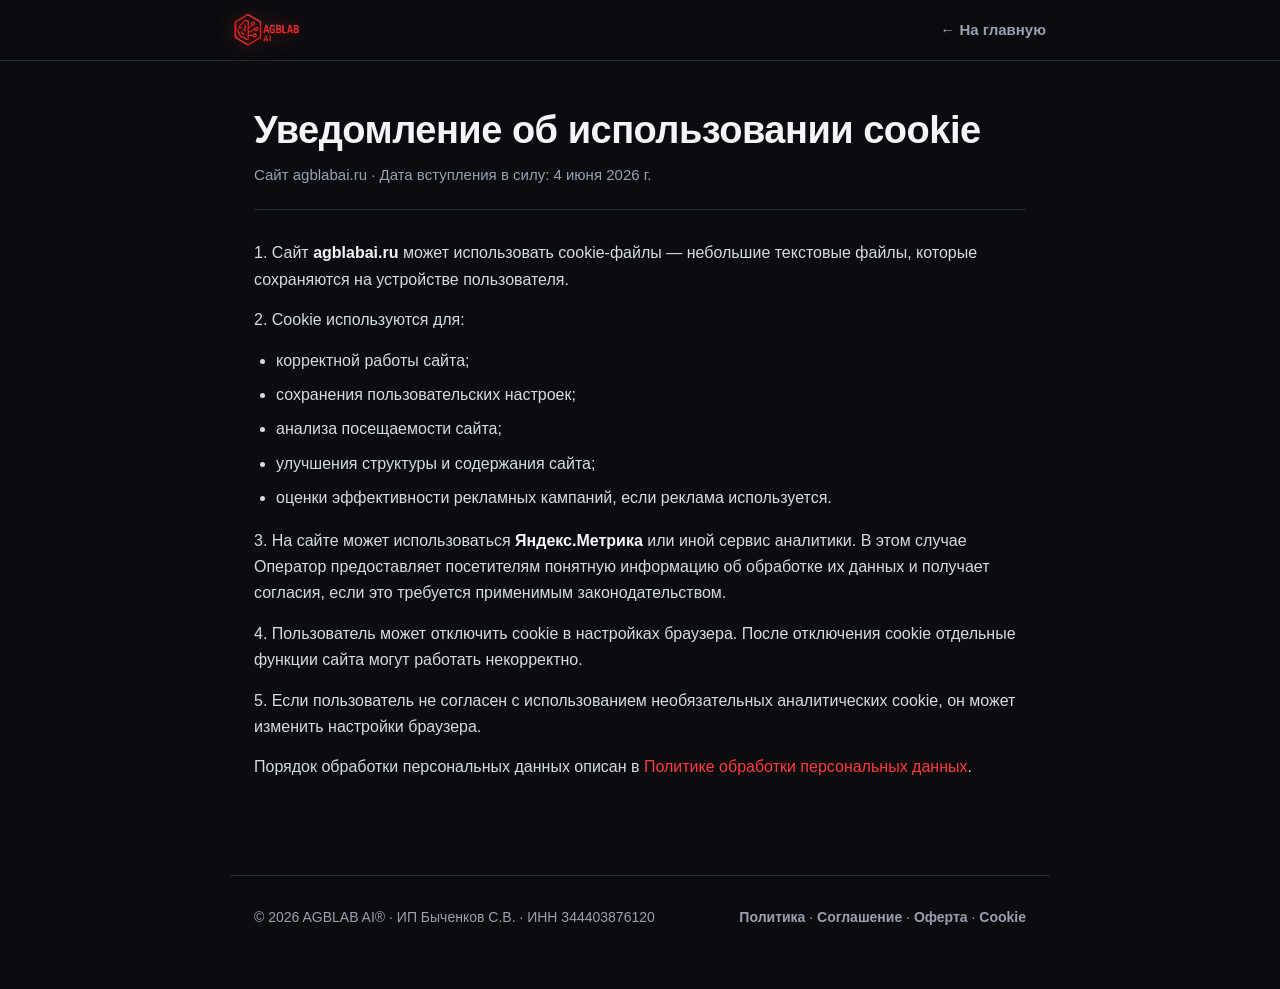
<file: cookies.html>
<!DOCTYPE html>
<html lang="ru">
<head>
<meta charset="UTF-8">
<meta name="viewport" content="width=device-width, initial-scale=1.0">
<title>Уведомление об использовании cookie — AGBLAB AI</title>
<meta name="robots" content="noindex">
<link rel="icon" type="image/png" href="assets/favicon.png">
<link rel="stylesheet" href="assets/legal.css">
<!-- Yandex.Metrika counter -->
<script type="text/javascript">
   (function(m,e,t,r,i,k,a){m[i]=m[i]||function(){(m[i].a=m[i].a||[]).push(arguments)};m[i].l=1*new Date();for(var j=0;j<document.scripts.length;j++){if(document.scripts[j].src===r){return;}}k=e.createElement(t),a=e.getElementsByTagName(t)[0],k.async=1,k.src=r,a.parentNode.insertBefore(k,a)})(window,document,"script","https://mc.yandex.ru/metrika/tag.js","ym");
   ym(109649413,"init",{clickmap:true,trackLinks:true,accurateTrackBounce:true,webvisor:true});
</script>
<noscript><div><img src="https://mc.yandex.ru/watch/109649413" style="position:absolute;left:-9999px;" alt=""/></div></noscript>
<!-- /Yandex.Metrika counter -->
</head>
<body>
<header class="lp-top"><div class="in">
  <a href="index.html"><img src="assets/logo.png" alt="AGBLAB AI"></a>
  <a href="index.html" class="lp-back">← На главную</a>
</div></header>

<main class="lp-wrap">
  <h1>Уведомление об использовании cookie</h1>
  <div class="lp-meta">Сайт agblabai.ru · Дата вступления в силу: 4 июня 2026 г.</div>

  <p>1. Сайт <strong>agblabai.ru</strong> может использовать cookie-файлы — небольшие текстовые файлы, которые сохраняются на устройстве пользователя.</p>

  <p>2. Cookie используются для:</p>
  <ul>
    <li>корректной работы сайта;</li>
    <li>сохранения пользовательских настроек;</li>
    <li>анализа посещаемости сайта;</li>
    <li>улучшения структуры и содержания сайта;</li>
    <li>оценки эффективности рекламных кампаний, если реклама используется.</li>
  </ul>

  <p>3. На сайте может использоваться <strong>Яндекс.Метрика</strong> или иной сервис аналитики. В этом случае Оператор предоставляет посетителям понятную информацию об обработке их данных и получает согласия, если это требуется применимым законодательством.</p>

  <p>4. Пользователь может отключить cookie в настройках браузера. После отключения cookie отдельные функции сайта могут работать некорректно.</p>

  <p>5. Если пользователь не согласен с использованием необязательных аналитических cookie, он может изменить настройки браузера.</p>

  <p>Порядок обработки персональных данных описан в <a href="privacy.html">Политике обработки персональных данных</a>.</p>
</main>

<footer class="lp-foot">
  <div>© 2026 AGBLAB AI® · ИП Быченков С.В. · ИНН 344403876120</div>
  <div><a href="privacy.html">Политика</a> · <a href="terms.html">Соглашение</a> · <a href="offer.html">Оферта</a> · <a href="cookies.html">Cookie</a></div>
</footer>
</body>
</html>
</file>
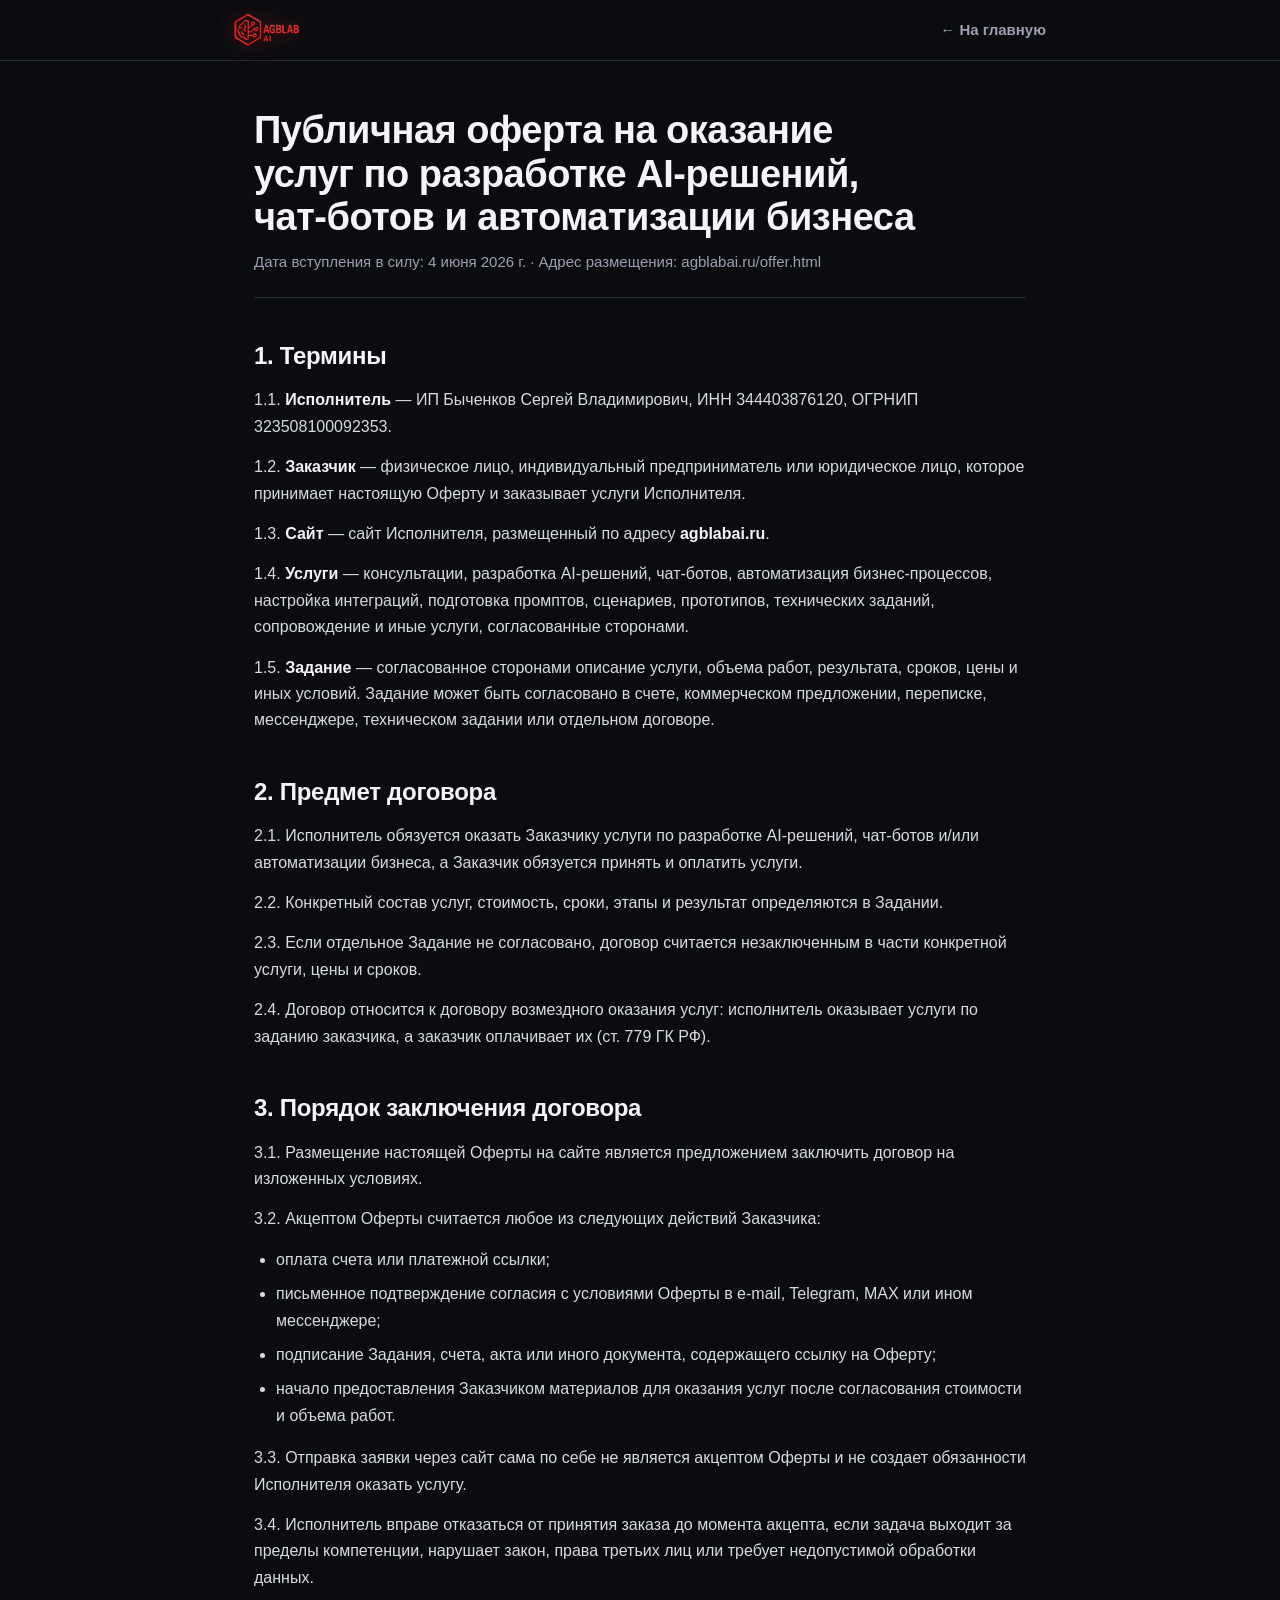
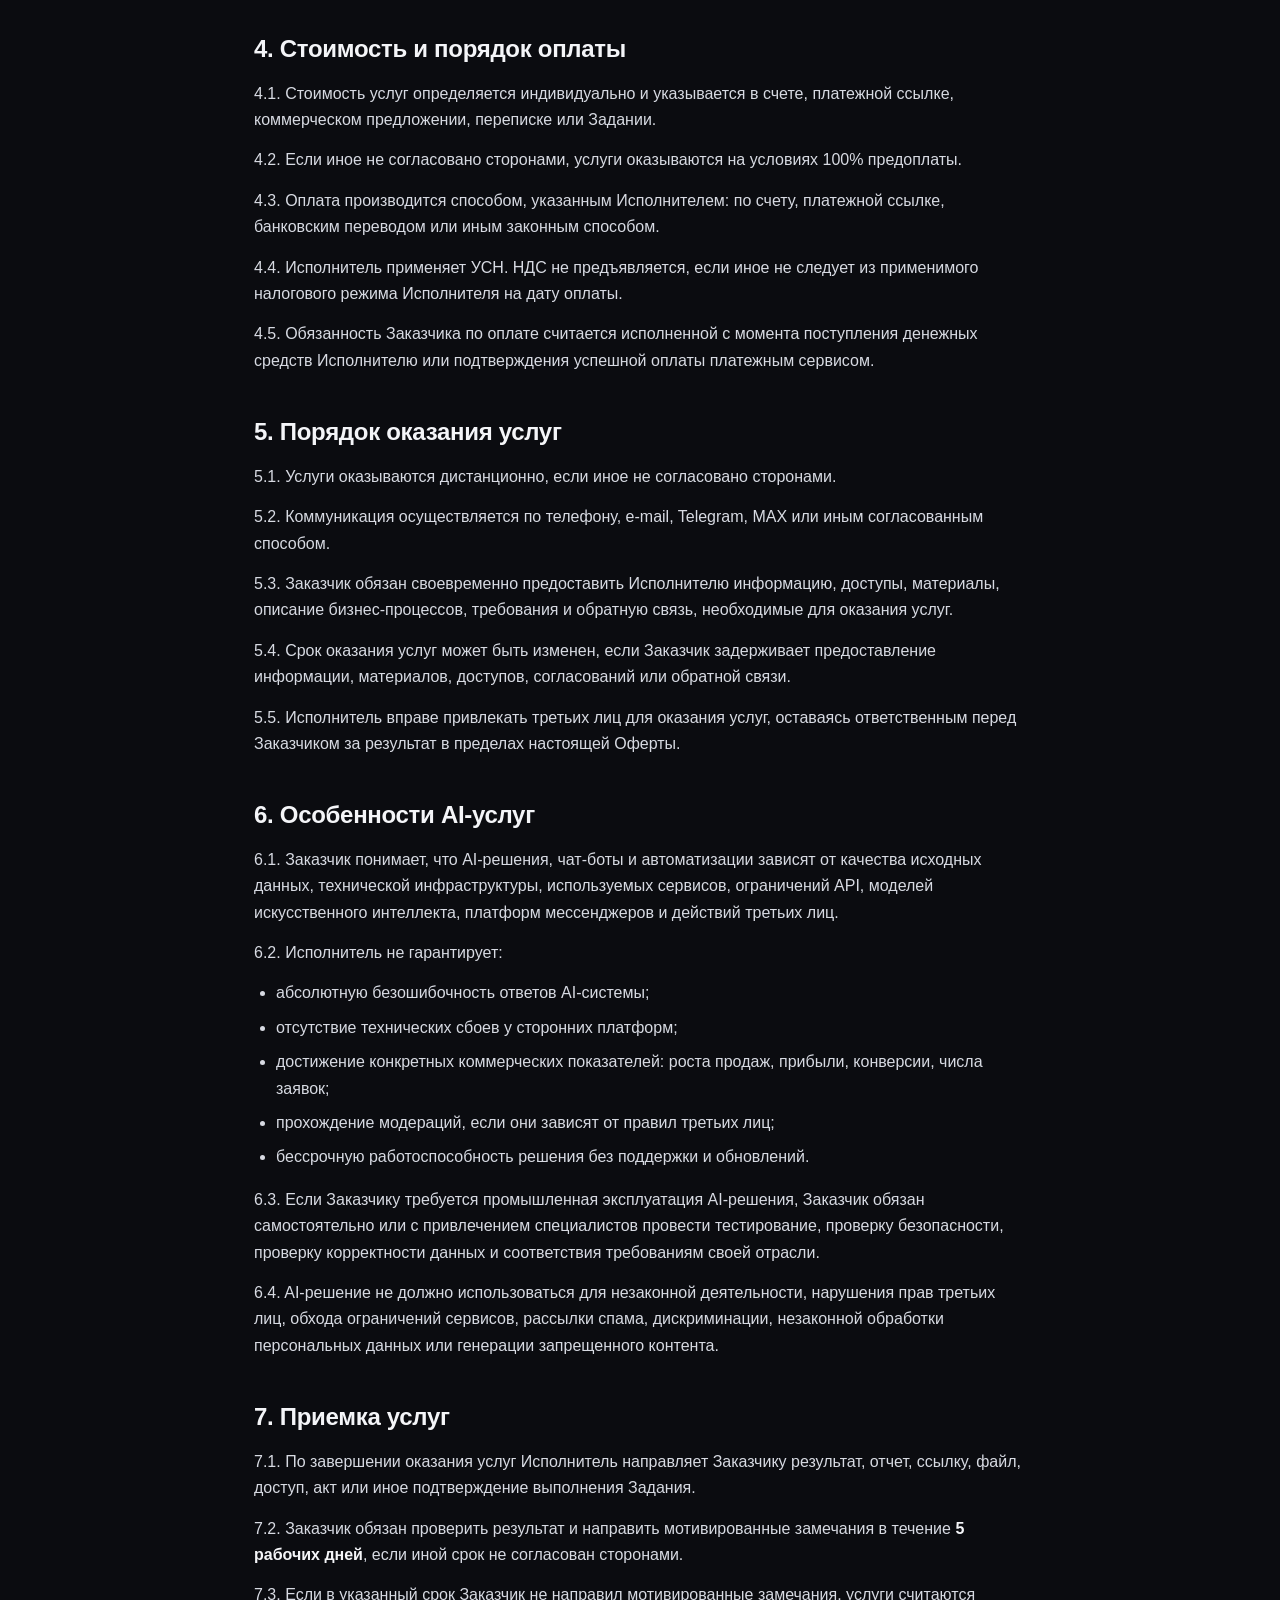
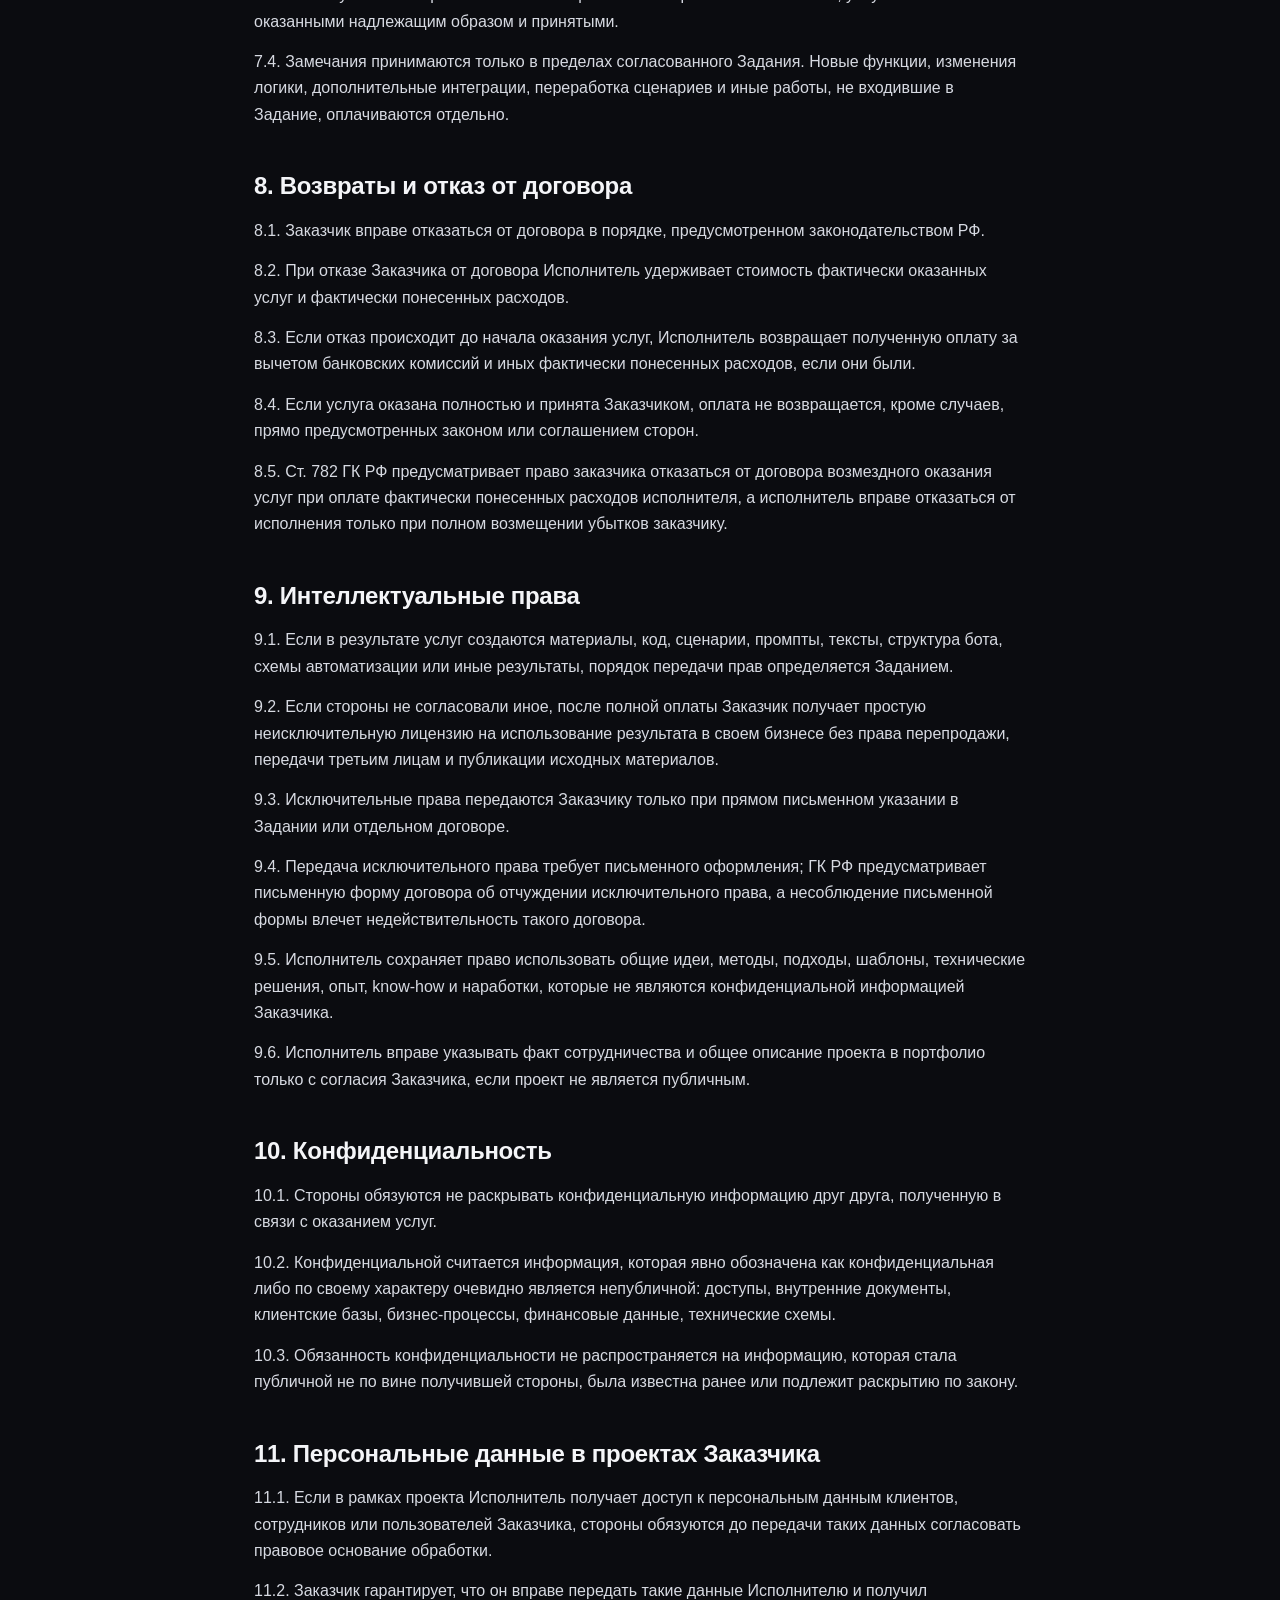
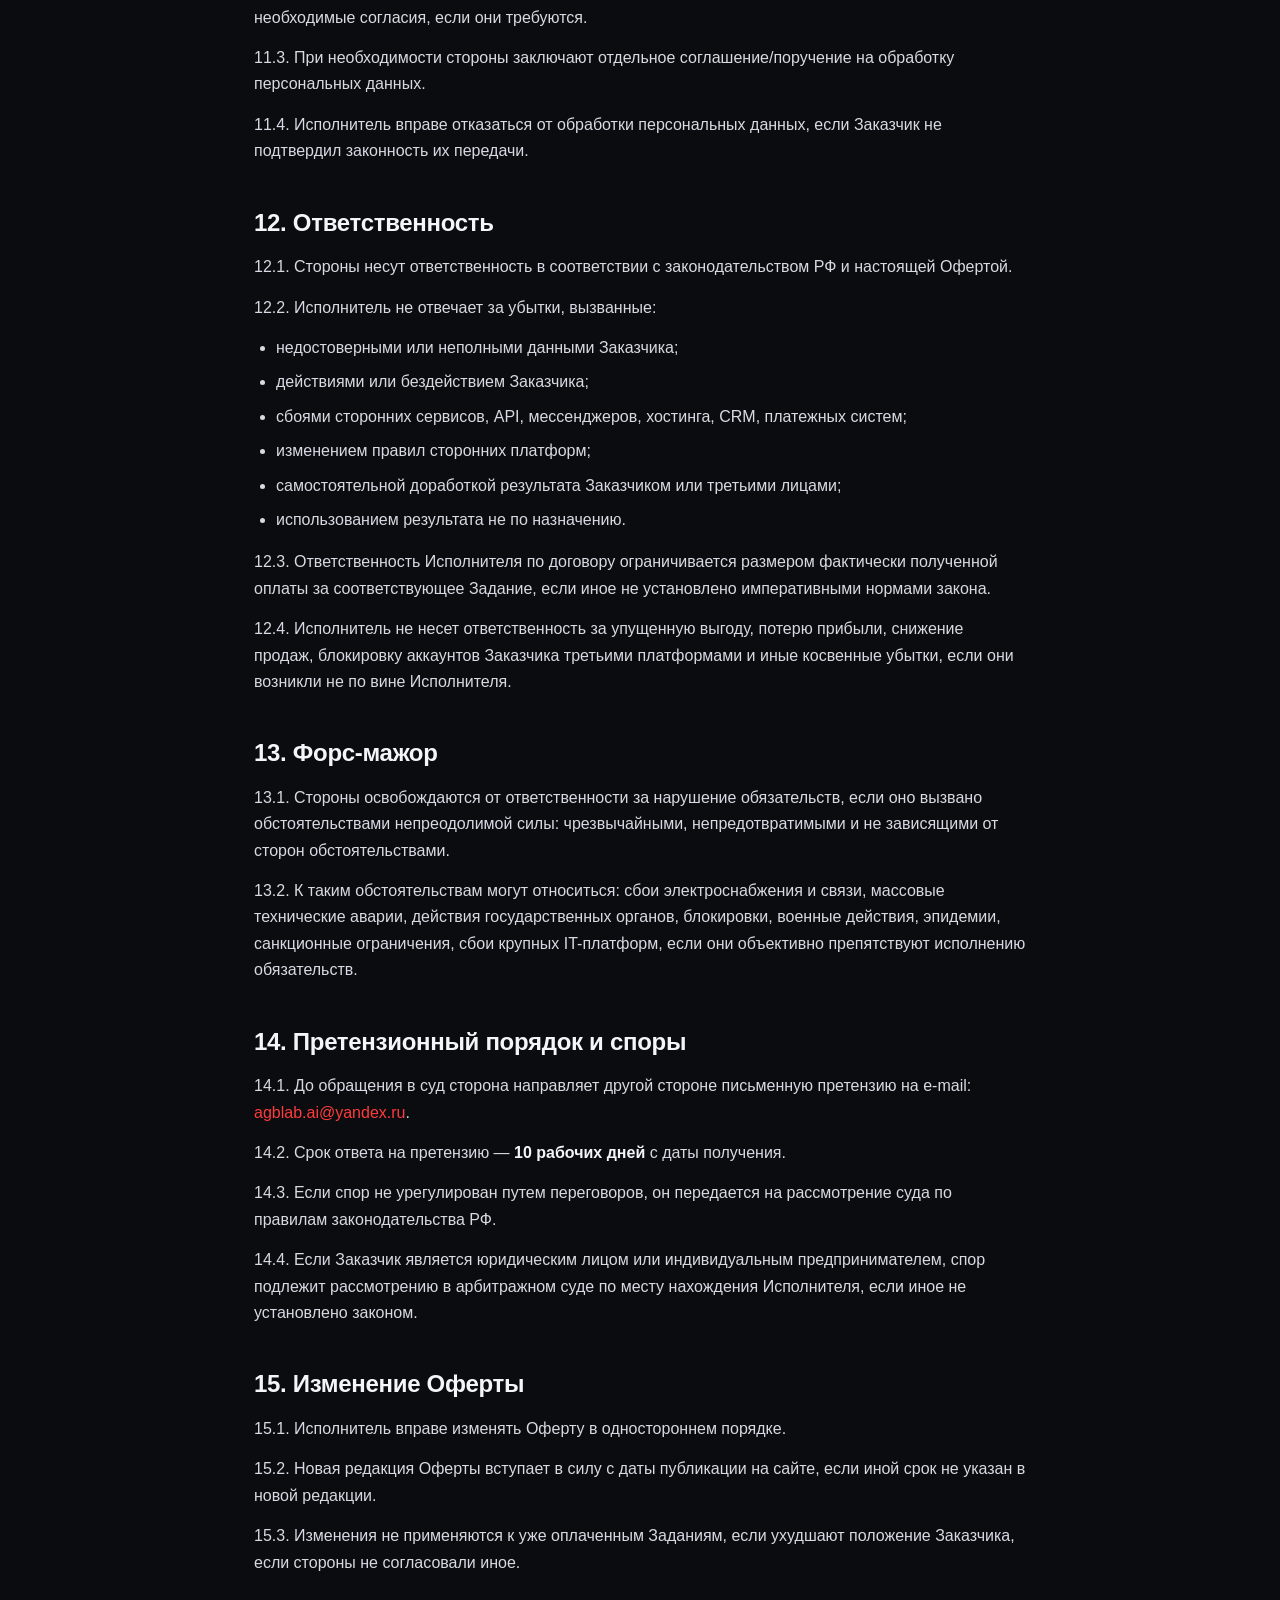
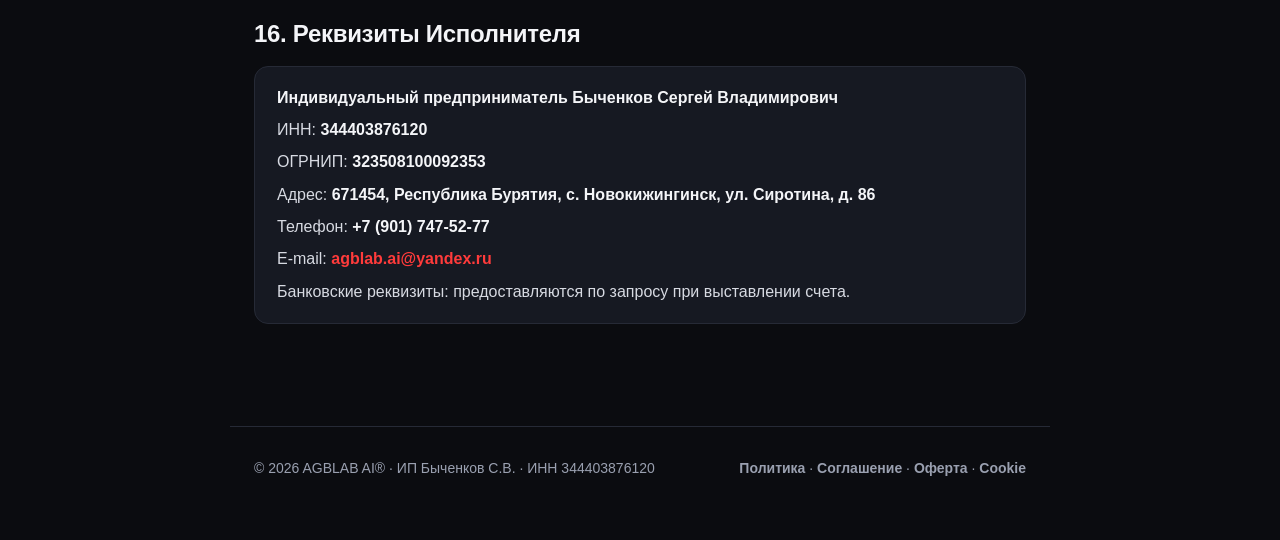
<file: offer.html>
<!DOCTYPE html>
<html lang="ru">
<head>
<meta charset="UTF-8">
<meta name="viewport" content="width=device-width, initial-scale=1.0">
<title>Публичная оферта на оказание AI-услуг — AGBLAB AI</title>
<meta name="robots" content="noindex">
<link rel="icon" type="image/png" href="assets/favicon.png">
<link rel="stylesheet" href="assets/legal.css">
<!-- Yandex.Metrika counter -->
<script type="text/javascript">
   (function(m,e,t,r,i,k,a){m[i]=m[i]||function(){(m[i].a=m[i].a||[]).push(arguments)};m[i].l=1*new Date();for(var j=0;j<document.scripts.length;j++){if(document.scripts[j].src===r){return;}}k=e.createElement(t),a=e.getElementsByTagName(t)[0],k.async=1,k.src=r,a.parentNode.insertBefore(k,a)})(window,document,"script","https://mc.yandex.ru/metrika/tag.js","ym");
   ym(109649413,"init",{clickmap:true,trackLinks:true,accurateTrackBounce:true,webvisor:true});
</script>
<noscript><div><img src="https://mc.yandex.ru/watch/109649413" style="position:absolute;left:-9999px;" alt=""/></div></noscript>
<!-- /Yandex.Metrika counter -->
</head>
<body>
<header class="lp-top"><div class="in">
  <a href="index.html"><img src="assets/logo.png" alt="AGBLAB AI"></a>
  <a href="index.html" class="lp-back">← На главную</a>
</div></header>

<main class="lp-wrap">
  <h1>Публичная оферта на оказание услуг по разработке AI-решений, чат-ботов и автоматизации бизнеса</h1>
  <div class="lp-meta">Дата вступления в силу: 4 июня 2026 г. · Адрес размещения: agblabai.ru/offer.html</div>

  <h2>1. Термины</h2>
  <p>1.1. <strong>Исполнитель</strong> — ИП Быченков Сергей Владимирович, ИНН 344403876120, ОГРНИП 323508100092353.</p>
  <p>1.2. <strong>Заказчик</strong> — физическое лицо, индивидуальный предприниматель или юридическое лицо, которое принимает настоящую Оферту и заказывает услуги Исполнителя.</p>
  <p>1.3. <strong>Сайт</strong> — сайт Исполнителя, размещенный по адресу <strong>agblabai.ru</strong>.</p>
  <p>1.4. <strong>Услуги</strong> — консультации, разработка AI-решений, чат-ботов, автоматизация бизнес-процессов, настройка интеграций, подготовка промптов, сценариев, прототипов, технических заданий, сопровождение и иные услуги, согласованные сторонами.</p>
  <p>1.5. <strong>Задание</strong> — согласованное сторонами описание услуги, объема работ, результата, сроков, цены и иных условий. Задание может быть согласовано в счете, коммерческом предложении, переписке, мессенджере, техническом задании или отдельном договоре.</p>

  <h2>2. Предмет договора</h2>
  <p>2.1. Исполнитель обязуется оказать Заказчику услуги по разработке AI-решений, чат-ботов и/или автоматизации бизнеса, а Заказчик обязуется принять и оплатить услуги.</p>
  <p>2.2. Конкретный состав услуг, стоимость, сроки, этапы и результат определяются в Задании.</p>
  <p>2.3. Если отдельное Задание не согласовано, договор считается незаключенным в части конкретной услуги, цены и сроков.</p>
  <p>2.4. Договор относится к договору возмездного оказания услуг: исполнитель оказывает услуги по заданию заказчика, а заказчик оплачивает их (ст. 779 ГК РФ).</p>

  <h2>3. Порядок заключения договора</h2>
  <p>3.1. Размещение настоящей Оферты на сайте является предложением заключить договор на изложенных условиях.</p>
  <p>3.2. Акцептом Оферты считается любое из следующих действий Заказчика:</p>
  <ul>
    <li>оплата счета или платежной ссылки;</li>
    <li>письменное подтверждение согласия с условиями Оферты в e-mail, Telegram, MAX или ином мессенджере;</li>
    <li>подписание Задания, счета, акта или иного документа, содержащего ссылку на Оферту;</li>
    <li>начало предоставления Заказчиком материалов для оказания услуг после согласования стоимости и объема работ.</li>
  </ul>
  <p>3.3. Отправка заявки через сайт сама по себе не является акцептом Оферты и не создает обязанности Исполнителя оказать услугу.</p>
  <p>3.4. Исполнитель вправе отказаться от принятия заказа до момента акцепта, если задача выходит за пределы компетенции, нарушает закон, права третьих лиц или требует недопустимой обработки данных.</p>

  <h2>4. Стоимость и порядок оплаты</h2>
  <p>4.1. Стоимость услуг определяется индивидуально и указывается в счете, платежной ссылке, коммерческом предложении, переписке или Задании.</p>
  <p>4.2. Если иное не согласовано сторонами, услуги оказываются на условиях 100% предоплаты.</p>
  <p>4.3. Оплата производится способом, указанным Исполнителем: по счету, платежной ссылке, банковским переводом или иным законным способом.</p>
  <p>4.4. Исполнитель применяет УСН. НДС не предъявляется, если иное не следует из применимого налогового режима Исполнителя на дату оплаты.</p>
  <p>4.5. Обязанность Заказчика по оплате считается исполненной с момента поступления денежных средств Исполнителю или подтверждения успешной оплаты платежным сервисом.</p>

  <h2>5. Порядок оказания услуг</h2>
  <p>5.1. Услуги оказываются дистанционно, если иное не согласовано сторонами.</p>
  <p>5.2. Коммуникация осуществляется по телефону, e-mail, Telegram, MAX или иным согласованным способом.</p>
  <p>5.3. Заказчик обязан своевременно предоставить Исполнителю информацию, доступы, материалы, описание бизнес-процессов, требования и обратную связь, необходимые для оказания услуг.</p>
  <p>5.4. Срок оказания услуг может быть изменен, если Заказчик задерживает предоставление информации, материалов, доступов, согласований или обратной связи.</p>
  <p>5.5. Исполнитель вправе привлекать третьих лиц для оказания услуг, оставаясь ответственным перед Заказчиком за результат в пределах настоящей Оферты.</p>

  <h2>6. Особенности AI-услуг</h2>
  <p>6.1. Заказчик понимает, что AI-решения, чат-боты и автоматизации зависят от качества исходных данных, технической инфраструктуры, используемых сервисов, ограничений API, моделей искусственного интеллекта, платформ мессенджеров и действий третьих лиц.</p>
  <p>6.2. Исполнитель не гарантирует:</p>
  <ul>
    <li>абсолютную безошибочность ответов AI-системы;</li>
    <li>отсутствие технических сбоев у сторонних платформ;</li>
    <li>достижение конкретных коммерческих показателей: роста продаж, прибыли, конверсии, числа заявок;</li>
    <li>прохождение модераций, если они зависят от правил третьих лиц;</li>
    <li>бессрочную работоспособность решения без поддержки и обновлений.</li>
  </ul>
  <p>6.3. Если Заказчику требуется промышленная эксплуатация AI-решения, Заказчик обязан самостоятельно или с привлечением специалистов провести тестирование, проверку безопасности, проверку корректности данных и соответствия требованиям своей отрасли.</p>
  <p>6.4. AI-решение не должно использоваться для незаконной деятельности, нарушения прав третьих лиц, обхода ограничений сервисов, рассылки спама, дискриминации, незаконной обработки персональных данных или генерации запрещенного контента.</p>

  <h2>7. Приемка услуг</h2>
  <p>7.1. По завершении оказания услуг Исполнитель направляет Заказчику результат, отчет, ссылку, файл, доступ, акт или иное подтверждение выполнения Задания.</p>
  <p>7.2. Заказчик обязан проверить результат и направить мотивированные замечания в течение <strong>5 рабочих дней</strong>, если иной срок не согласован сторонами.</p>
  <p>7.3. Если в указанный срок Заказчик не направил мотивированные замечания, услуги считаются оказанными надлежащим образом и принятыми.</p>
  <p>7.4. Замечания принимаются только в пределах согласованного Задания. Новые функции, изменения логики, дополнительные интеграции, переработка сценариев и иные работы, не входившие в Задание, оплачиваются отдельно.</p>

  <h2>8. Возвраты и отказ от договора</h2>
  <p>8.1. Заказчик вправе отказаться от договора в порядке, предусмотренном законодательством РФ.</p>
  <p>8.2. При отказе Заказчика от договора Исполнитель удерживает стоимость фактически оказанных услуг и фактически понесенных расходов.</p>
  <p>8.3. Если отказ происходит до начала оказания услуг, Исполнитель возвращает полученную оплату за вычетом банковских комиссий и иных фактически понесенных расходов, если они были.</p>
  <p>8.4. Если услуга оказана полностью и принята Заказчиком, оплата не возвращается, кроме случаев, прямо предусмотренных законом или соглашением сторон.</p>
  <p>8.5. Ст. 782 ГК РФ предусматривает право заказчика отказаться от договора возмездного оказания услуг при оплате фактически понесенных расходов исполнителя, а исполнитель вправе отказаться от исполнения только при полном возмещении убытков заказчику.</p>

  <h2>9. Интеллектуальные права</h2>
  <p>9.1. Если в результате услуг создаются материалы, код, сценарии, промпты, тексты, структура бота, схемы автоматизации или иные результаты, порядок передачи прав определяется Заданием.</p>
  <p>9.2. Если стороны не согласовали иное, после полной оплаты Заказчик получает простую неисключительную лицензию на использование результата в своем бизнесе без права перепродажи, передачи третьим лицам и публикации исходных материалов.</p>
  <p>9.3. Исключительные права передаются Заказчику только при прямом письменном указании в Задании или отдельном договоре.</p>
  <p>9.4. Передача исключительного права требует письменного оформления; ГК РФ предусматривает письменную форму договора об отчуждении исключительного права, а несоблюдение письменной формы влечет недействительность такого договора.</p>
  <p>9.5. Исполнитель сохраняет право использовать общие идеи, методы, подходы, шаблоны, технические решения, опыт, know-how и наработки, которые не являются конфиденциальной информацией Заказчика.</p>
  <p>9.6. Исполнитель вправе указывать факт сотрудничества и общее описание проекта в портфолио только с согласия Заказчика, если проект не является публичным.</p>

  <h2>10. Конфиденциальность</h2>
  <p>10.1. Стороны обязуются не раскрывать конфиденциальную информацию друг друга, полученную в связи с оказанием услуг.</p>
  <p>10.2. Конфиденциальной считается информация, которая явно обозначена как конфиденциальная либо по своему характеру очевидно является непубличной: доступы, внутренние документы, клиентские базы, бизнес-процессы, финансовые данные, технические схемы.</p>
  <p>10.3. Обязанность конфиденциальности не распространяется на информацию, которая стала публичной не по вине получившей стороны, была известна ранее или подлежит раскрытию по закону.</p>

  <h2>11. Персональные данные в проектах Заказчика</h2>
  <p>11.1. Если в рамках проекта Исполнитель получает доступ к персональным данным клиентов, сотрудников или пользователей Заказчика, стороны обязуются до передачи таких данных согласовать правовое основание обработки.</p>
  <p>11.2. Заказчик гарантирует, что он вправе передать такие данные Исполнителю и получил необходимые согласия, если они требуются.</p>
  <p>11.3. При необходимости стороны заключают отдельное соглашение/поручение на обработку персональных данных.</p>
  <p>11.4. Исполнитель вправе отказаться от обработки персональных данных, если Заказчик не подтвердил законность их передачи.</p>

  <h2>12. Ответственность</h2>
  <p>12.1. Стороны несут ответственность в соответствии с законодательством РФ и настоящей Офертой.</p>
  <p>12.2. Исполнитель не отвечает за убытки, вызванные:</p>
  <ul>
    <li>недостоверными или неполными данными Заказчика;</li>
    <li>действиями или бездействием Заказчика;</li>
    <li>сбоями сторонних сервисов, API, мессенджеров, хостинга, CRM, платежных систем;</li>
    <li>изменением правил сторонних платформ;</li>
    <li>самостоятельной доработкой результата Заказчиком или третьими лицами;</li>
    <li>использованием результата не по назначению.</li>
  </ul>
  <p>12.3. Ответственность Исполнителя по договору ограничивается размером фактически полученной оплаты за соответствующее Задание, если иное не установлено императивными нормами закона.</p>
  <p>12.4. Исполнитель не несет ответственность за упущенную выгоду, потерю прибыли, снижение продаж, блокировку аккаунтов Заказчика третьими платформами и иные косвенные убытки, если они возникли не по вине Исполнителя.</p>

  <h2>13. Форс-мажор</h2>
  <p>13.1. Стороны освобождаются от ответственности за нарушение обязательств, если оно вызвано обстоятельствами непреодолимой силы: чрезвычайными, непредотвратимыми и не зависящими от сторон обстоятельствами.</p>
  <p>13.2. К таким обстоятельствам могут относиться: сбои электроснабжения и связи, массовые технические аварии, действия государственных органов, блокировки, военные действия, эпидемии, санкционные ограничения, сбои крупных IT-платформ, если они объективно препятствуют исполнению обязательств.</p>

  <h2>14. Претензионный порядок и споры</h2>
  <p>14.1. До обращения в суд сторона направляет другой стороне письменную претензию на e-mail: <a href="mailto:agblab.ai@yandex.ru">agblab.ai@yandex.ru</a>.</p>
  <p>14.2. Срок ответа на претензию — <strong>10 рабочих дней</strong> с даты получения.</p>
  <p>14.3. Если спор не урегулирован путем переговоров, он передается на рассмотрение суда по правилам законодательства РФ.</p>
  <p>14.4. Если Заказчик является юридическим лицом или индивидуальным предпринимателем, спор подлежит рассмотрению в арбитражном суде по месту нахождения Исполнителя, если иное не установлено законом.</p>

  <h2>15. Изменение Оферты</h2>
  <p>15.1. Исполнитель вправе изменять Оферту в одностороннем порядке.</p>
  <p>15.2. Новая редакция Оферты вступает в силу с даты публикации на сайте, если иной срок не указан в новой редакции.</p>
  <p>15.3. Изменения не применяются к уже оплаченным Заданиям, если ухудшают положение Заказчика, если стороны не согласовали иное.</p>

  <h2>16. Реквизиты Исполнителя</h2>
  <div class="lp-card">
    <p><strong>Индивидуальный предприниматель Быченков Сергей Владимирович</strong></p>
    <p>ИНН: <strong>344403876120</strong></p>
    <p>ОГРНИП: <strong>323508100092353</strong></p>
    <p>Адрес: <strong>671454, Республика Бурятия, с. Новокижингинск, ул. Сиротина, д. 86</strong></p>
    <p>Телефон: <strong>+7 (901) 747-52-77</strong></p>
    <p>E-mail: <strong><a href="mailto:agblab.ai@yandex.ru">agblab.ai@yandex.ru</a></strong></p>
    <p>Банковские реквизиты: предоставляются по запросу при выставлении счета.</p>
  </div>
</main>

<footer class="lp-foot">
  <div>© 2026 AGBLAB AI® · ИП Быченков С.В. · ИНН 344403876120</div>
  <div><a href="privacy.html">Политика</a> · <a href="terms.html">Соглашение</a> · <a href="offer.html">Оферта</a> · <a href="cookies.html">Cookie</a></div>
</footer>
</body>
</html>
</file>
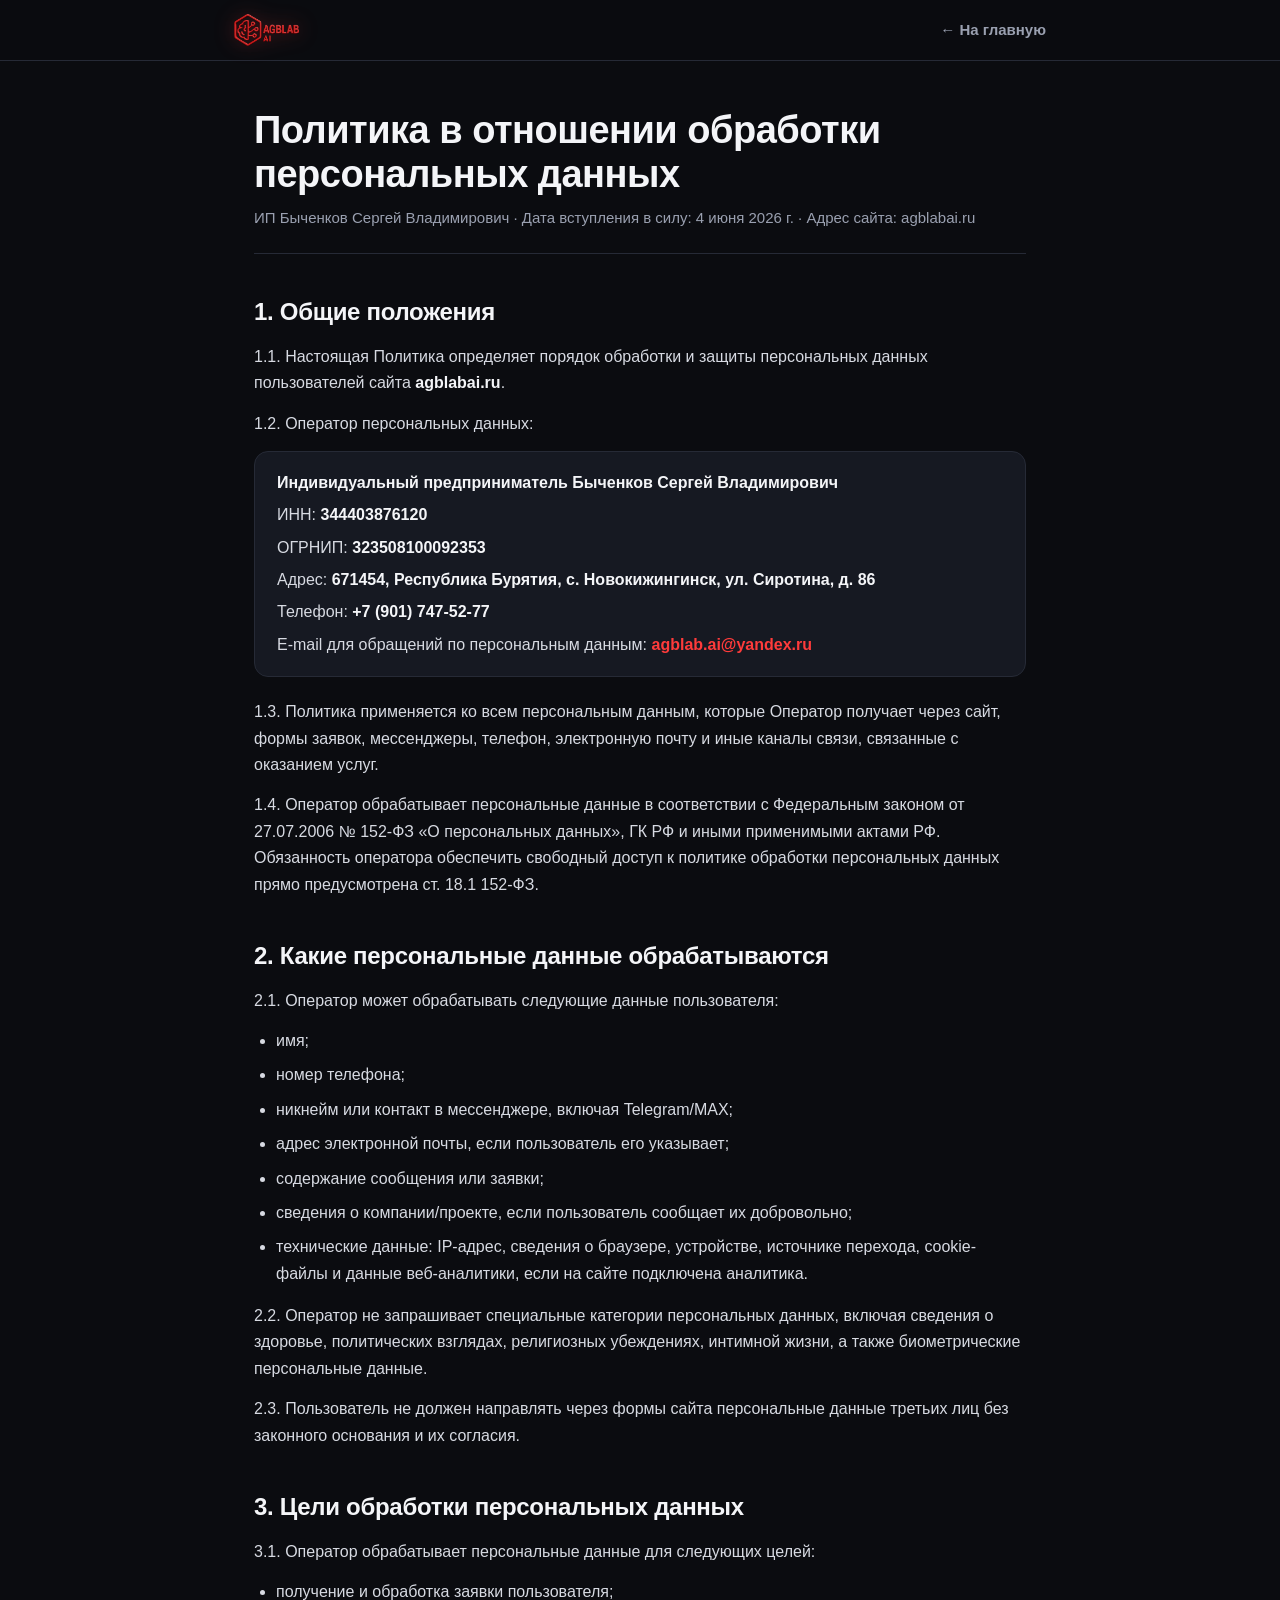
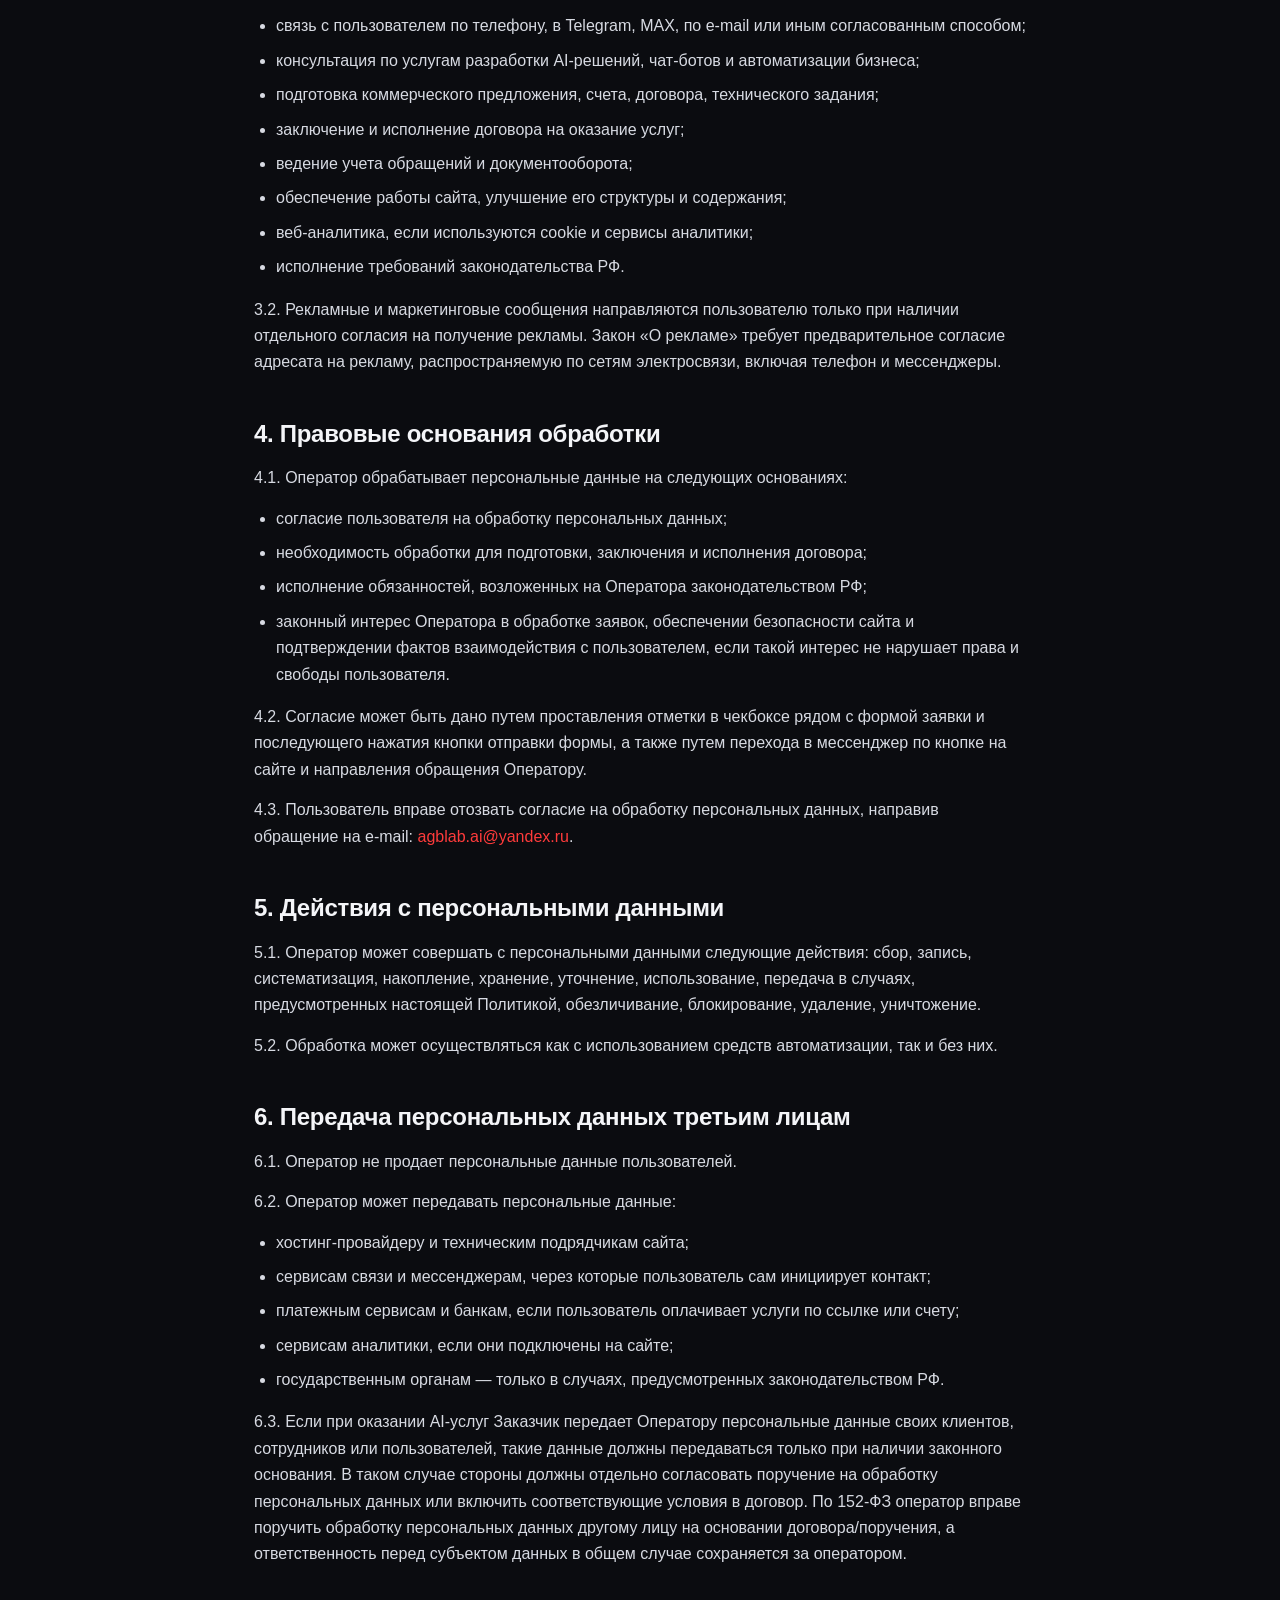
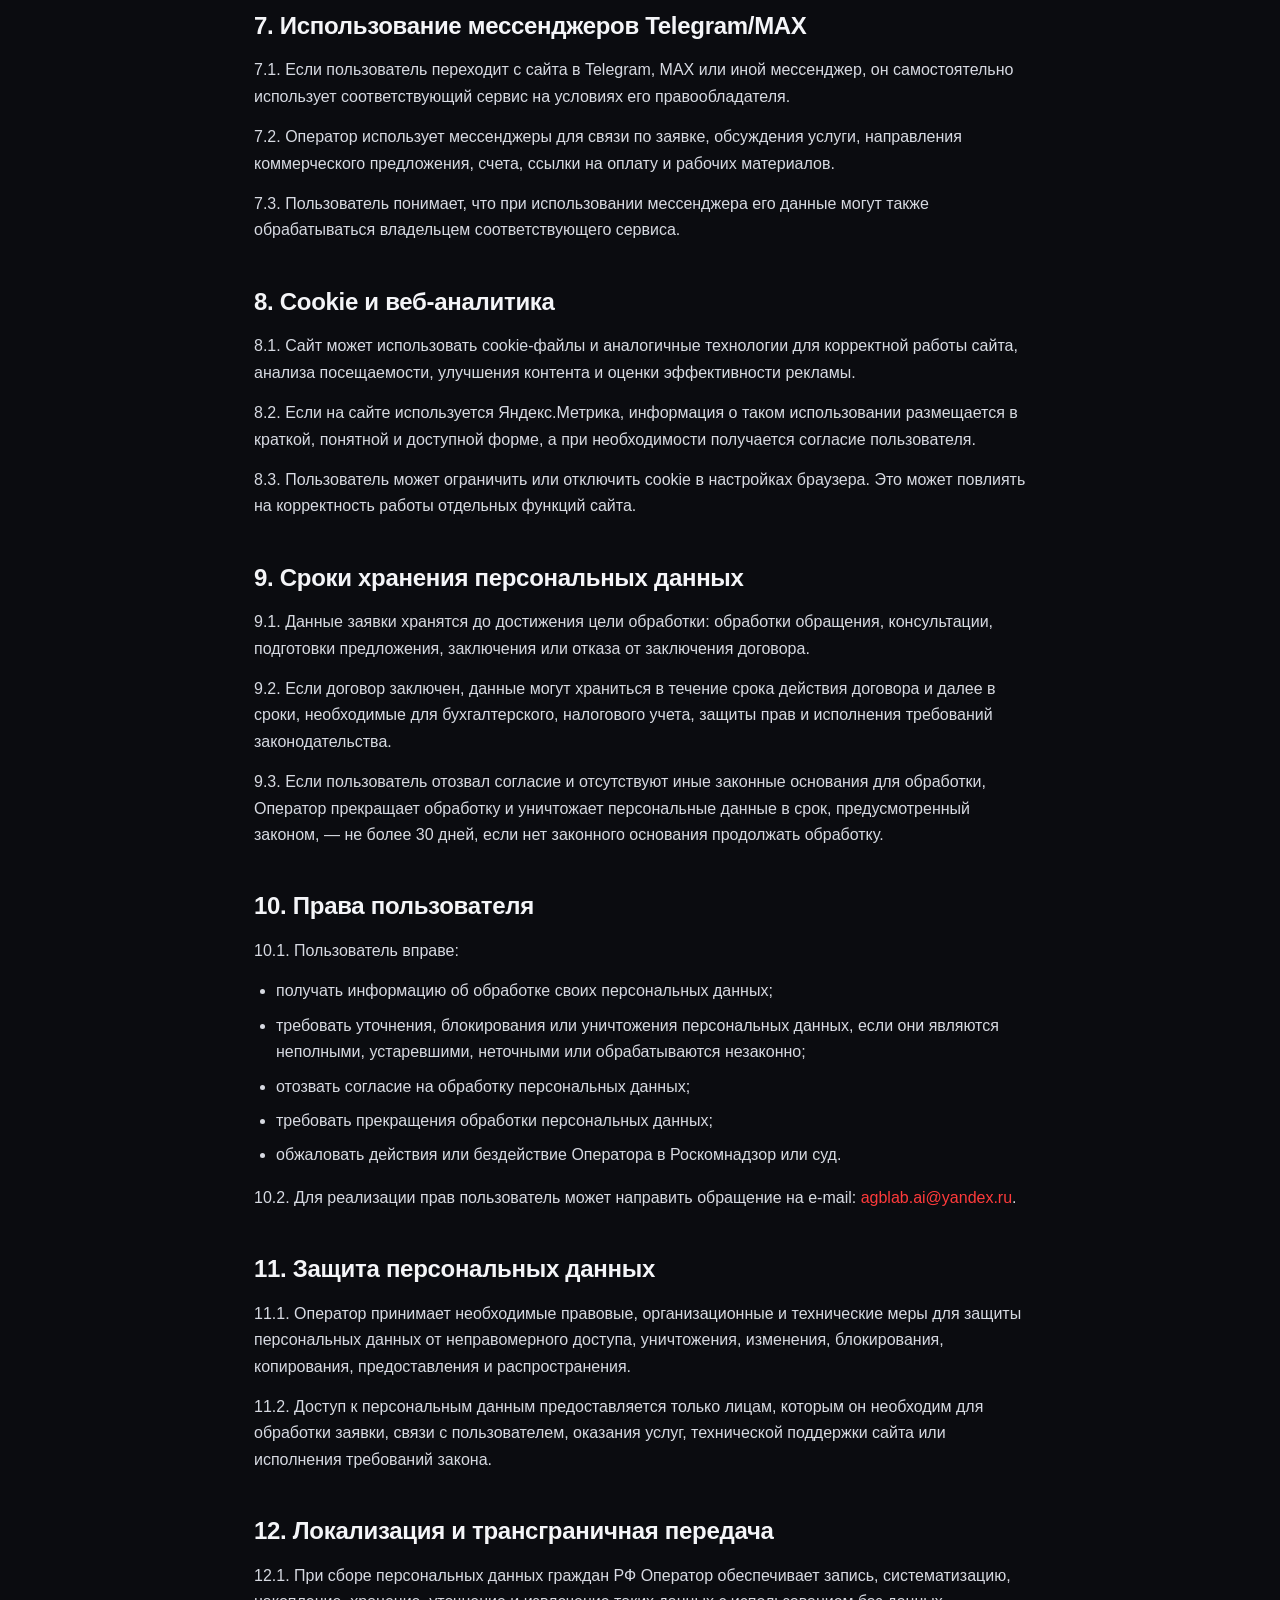
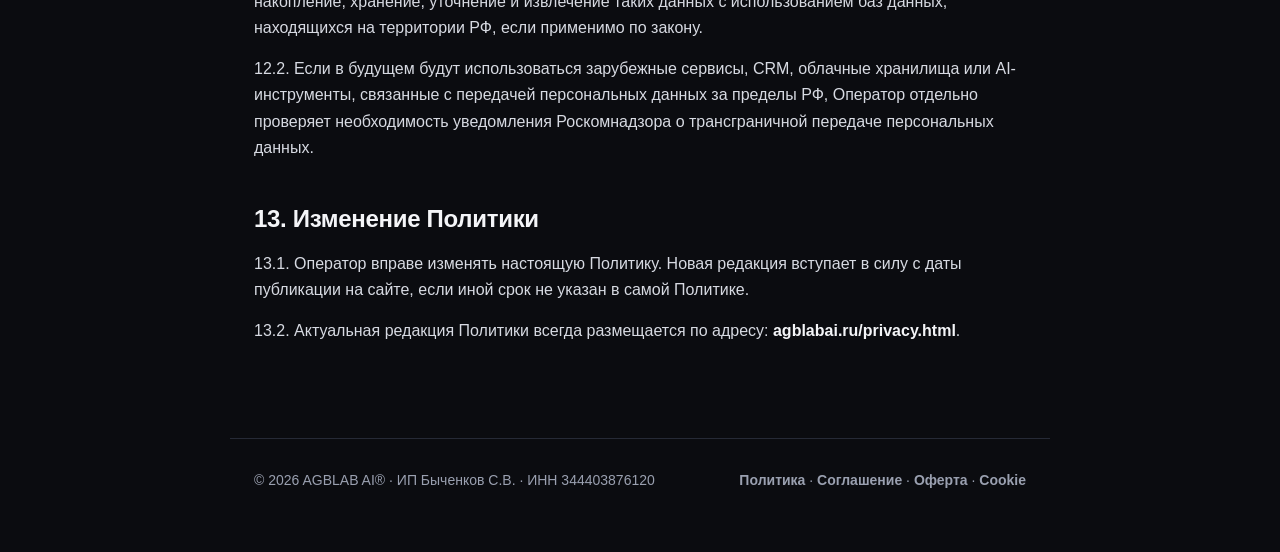
<file: privacy.html>
<!DOCTYPE html>
<html lang="ru">
<head>
<meta charset="UTF-8">
<meta name="viewport" content="width=device-width, initial-scale=1.0">
<title>Политика обработки персональных данных — AGBLAB AI</title>
<meta name="robots" content="noindex">
<link rel="icon" type="image/png" href="assets/favicon.png">
<link rel="stylesheet" href="assets/legal.css">
<!-- Yandex.Metrika counter -->
<script type="text/javascript">
   (function(m,e,t,r,i,k,a){m[i]=m[i]||function(){(m[i].a=m[i].a||[]).push(arguments)};m[i].l=1*new Date();for(var j=0;j<document.scripts.length;j++){if(document.scripts[j].src===r){return;}}k=e.createElement(t),a=e.getElementsByTagName(t)[0],k.async=1,k.src=r,a.parentNode.insertBefore(k,a)})(window,document,"script","https://mc.yandex.ru/metrika/tag.js","ym");
   ym(109649413,"init",{clickmap:true,trackLinks:true,accurateTrackBounce:true,webvisor:true});
</script>
<noscript><div><img src="https://mc.yandex.ru/watch/109649413" style="position:absolute;left:-9999px;" alt=""/></div></noscript>
<!-- /Yandex.Metrika counter -->
</head>
<body>
<header class="lp-top"><div class="in">
  <a href="index.html"><img src="assets/logo.png" alt="AGBLAB AI"></a>
  <a href="index.html" class="lp-back">← На главную</a>
</div></header>

<main class="lp-wrap">
  <h1>Политика в отношении обработки персональных данных</h1>
  <div class="lp-meta">ИП Быченков Сергей Владимирович · Дата вступления в силу: 4 июня 2026 г. · Адрес сайта: agblabai.ru</div>

  <h2>1. Общие положения</h2>
  <p>1.1. Настоящая Политика определяет порядок обработки и защиты персональных данных пользователей сайта <strong>agblabai.ru</strong>.</p>
  <p>1.2. Оператор персональных данных:</p>
  <div class="lp-card">
    <p><strong>Индивидуальный предприниматель Быченков Сергей Владимирович</strong></p>
    <p>ИНН: <strong>344403876120</strong></p>
    <p>ОГРНИП: <strong>323508100092353</strong></p>
    <p>Адрес: <strong>671454, Республика Бурятия, с. Новокижингинск, ул. Сиротина, д. 86</strong></p>
    <p>Телефон: <strong>+7 (901) 747-52-77</strong></p>
    <p>E-mail для обращений по персональным данным: <strong><a href="mailto:agblab.ai@yandex.ru">agblab.ai@yandex.ru</a></strong></p>
  </div>
  <p>1.3. Политика применяется ко всем персональным данным, которые Оператор получает через сайт, формы заявок, мессенджеры, телефон, электронную почту и иные каналы связи, связанные с оказанием услуг.</p>
  <p>1.4. Оператор обрабатывает персональные данные в соответствии с Федеральным законом от 27.07.2006 № 152-ФЗ «О персональных данных», ГК РФ и иными применимыми актами РФ. Обязанность оператора обеспечить свободный доступ к политике обработки персональных данных прямо предусмотрена ст. 18.1 152-ФЗ.</p>

  <h2>2. Какие персональные данные обрабатываются</h2>
  <p>2.1. Оператор может обрабатывать следующие данные пользователя:</p>
  <ul>
    <li>имя;</li>
    <li>номер телефона;</li>
    <li>никнейм или контакт в мессенджере, включая Telegram/MAX;</li>
    <li>адрес электронной почты, если пользователь его указывает;</li>
    <li>содержание сообщения или заявки;</li>
    <li>сведения о компании/проекте, если пользователь сообщает их добровольно;</li>
    <li>технические данные: IP-адрес, сведения о браузере, устройстве, источнике перехода, cookie-файлы и данные веб-аналитики, если на сайте подключена аналитика.</li>
  </ul>
  <p>2.2. Оператор не запрашивает специальные категории персональных данных, включая сведения о здоровье, политических взглядах, религиозных убеждениях, интимной жизни, а также биометрические персональные данные.</p>
  <p>2.3. Пользователь не должен направлять через формы сайта персональные данные третьих лиц без законного основания и их согласия.</p>

  <h2>3. Цели обработки персональных данных</h2>
  <p>3.1. Оператор обрабатывает персональные данные для следующих целей:</p>
  <ul>
    <li>получение и обработка заявки пользователя;</li>
    <li>связь с пользователем по телефону, в Telegram, MAX, по e-mail или иным согласованным способом;</li>
    <li>консультация по услугам разработки AI-решений, чат-ботов и автоматизации бизнеса;</li>
    <li>подготовка коммерческого предложения, счета, договора, технического задания;</li>
    <li>заключение и исполнение договора на оказание услуг;</li>
    <li>ведение учета обращений и документооборота;</li>
    <li>обеспечение работы сайта, улучшение его структуры и содержания;</li>
    <li>веб-аналитика, если используются cookie и сервисы аналитики;</li>
    <li>исполнение требований законодательства РФ.</li>
  </ul>
  <p>3.2. Рекламные и маркетинговые сообщения направляются пользователю только при наличии отдельного согласия на получение рекламы. Закон «О рекламе» требует предварительное согласие адресата на рекламу, распространяемую по сетям электросвязи, включая телефон и мессенджеры.</p>

  <h2>4. Правовые основания обработки</h2>
  <p>4.1. Оператор обрабатывает персональные данные на следующих основаниях:</p>
  <ul>
    <li>согласие пользователя на обработку персональных данных;</li>
    <li>необходимость обработки для подготовки, заключения и исполнения договора;</li>
    <li>исполнение обязанностей, возложенных на Оператора законодательством РФ;</li>
    <li>законный интерес Оператора в обработке заявок, обеспечении безопасности сайта и подтверждении фактов взаимодействия с пользователем, если такой интерес не нарушает права и свободы пользователя.</li>
  </ul>
  <p>4.2. Согласие может быть дано путем проставления отметки в чекбоксе рядом с формой заявки и последующего нажатия кнопки отправки формы, а также путем перехода в мессенджер по кнопке на сайте и направления обращения Оператору.</p>
  <p>4.3. Пользователь вправе отозвать согласие на обработку персональных данных, направив обращение на e-mail: <a href="mailto:agblab.ai@yandex.ru">agblab.ai@yandex.ru</a>.</p>

  <h2>5. Действия с персональными данными</h2>
  <p>5.1. Оператор может совершать с персональными данными следующие действия: сбор, запись, систематизация, накопление, хранение, уточнение, использование, передача в случаях, предусмотренных настоящей Политикой, обезличивание, блокирование, удаление, уничтожение.</p>
  <p>5.2. Обработка может осуществляться как с использованием средств автоматизации, так и без них.</p>

  <h2>6. Передача персональных данных третьим лицам</h2>
  <p>6.1. Оператор не продает персональные данные пользователей.</p>
  <p>6.2. Оператор может передавать персональные данные:</p>
  <ul>
    <li>хостинг-провайдеру и техническим подрядчикам сайта;</li>
    <li>сервисам связи и мессенджерам, через которые пользователь сам инициирует контакт;</li>
    <li>платежным сервисам и банкам, если пользователь оплачивает услуги по ссылке или счету;</li>
    <li>сервисам аналитики, если они подключены на сайте;</li>
    <li>государственным органам — только в случаях, предусмотренных законодательством РФ.</li>
  </ul>
  <p>6.3. Если при оказании AI-услуг Заказчик передает Оператору персональные данные своих клиентов, сотрудников или пользователей, такие данные должны передаваться только при наличии законного основания. В таком случае стороны должны отдельно согласовать поручение на обработку персональных данных или включить соответствующие условия в договор. По 152-ФЗ оператор вправе поручить обработку персональных данных другому лицу на основании договора/поручения, а ответственность перед субъектом данных в общем случае сохраняется за оператором.</p>

  <h2>7. Использование мессенджеров Telegram/MAX</h2>
  <p>7.1. Если пользователь переходит с сайта в Telegram, MAX или иной мессенджер, он самостоятельно использует соответствующий сервис на условиях его правообладателя.</p>
  <p>7.2. Оператор использует мессенджеры для связи по заявке, обсуждения услуги, направления коммерческого предложения, счета, ссылки на оплату и рабочих материалов.</p>
  <p>7.3. Пользователь понимает, что при использовании мессенджера его данные могут также обрабатываться владельцем соответствующего сервиса.</p>

  <h2>8. Cookie и веб-аналитика</h2>
  <p>8.1. Сайт может использовать cookie-файлы и аналогичные технологии для корректной работы сайта, анализа посещаемости, улучшения контента и оценки эффективности рекламы.</p>
  <p>8.2. Если на сайте используется Яндекс.Метрика, информация о таком использовании размещается в краткой, понятной и доступной форме, а при необходимости получается согласие пользователя.</p>
  <p>8.3. Пользователь может ограничить или отключить cookie в настройках браузера. Это может повлиять на корректность работы отдельных функций сайта.</p>

  <h2>9. Сроки хранения персональных данных</h2>
  <p>9.1. Данные заявки хранятся до достижения цели обработки: обработки обращения, консультации, подготовки предложения, заключения или отказа от заключения договора.</p>
  <p>9.2. Если договор заключен, данные могут храниться в течение срока действия договора и далее в сроки, необходимые для бухгалтерского, налогового учета, защиты прав и исполнения требований законодательства.</p>
  <p>9.3. Если пользователь отозвал согласие и отсутствуют иные законные основания для обработки, Оператор прекращает обработку и уничтожает персональные данные в срок, предусмотренный законом, — не более 30 дней, если нет законного основания продолжать обработку.</p>

  <h2>10. Права пользователя</h2>
  <p>10.1. Пользователь вправе:</p>
  <ul>
    <li>получать информацию об обработке своих персональных данных;</li>
    <li>требовать уточнения, блокирования или уничтожения персональных данных, если они являются неполными, устаревшими, неточными или обрабатываются незаконно;</li>
    <li>отозвать согласие на обработку персональных данных;</li>
    <li>требовать прекращения обработки персональных данных;</li>
    <li>обжаловать действия или бездействие Оператора в Роскомнадзор или суд.</li>
  </ul>
  <p>10.2. Для реализации прав пользователь может направить обращение на e-mail: <a href="mailto:agblab.ai@yandex.ru">agblab.ai@yandex.ru</a>.</p>

  <h2>11. Защита персональных данных</h2>
  <p>11.1. Оператор принимает необходимые правовые, организационные и технические меры для защиты персональных данных от неправомерного доступа, уничтожения, изменения, блокирования, копирования, предоставления и распространения.</p>
  <p>11.2. Доступ к персональным данным предоставляется только лицам, которым он необходим для обработки заявки, связи с пользователем, оказания услуг, технической поддержки сайта или исполнения требований закона.</p>

  <h2>12. Локализация и трансграничная передача</h2>
  <p>12.1. При сборе персональных данных граждан РФ Оператор обеспечивает запись, систематизацию, накопление, хранение, уточнение и извлечение таких данных с использованием баз данных, находящихся на территории РФ, если применимо по закону.</p>
  <p>12.2. Если в будущем будут использоваться зарубежные сервисы, CRM, облачные хранилища или AI-инструменты, связанные с передачей персональных данных за пределы РФ, Оператор отдельно проверяет необходимость уведомления Роскомнадзора о трансграничной передаче персональных данных.</p>

  <h2>13. Изменение Политики</h2>
  <p>13.1. Оператор вправе изменять настоящую Политику. Новая редакция вступает в силу с даты публикации на сайте, если иной срок не указан в самой Политике.</p>
  <p>13.2. Актуальная редакция Политики всегда размещается по адресу: <strong>agblabai.ru/privacy.html</strong>.</p>
</main>

<footer class="lp-foot">
  <div>© 2026 AGBLAB AI® · ИП Быченков С.В. · ИНН 344403876120</div>
  <div><a href="privacy.html">Политика</a> · <a href="terms.html">Соглашение</a> · <a href="offer.html">Оферта</a> · <a href="cookies.html">Cookie</a></div>
</footer>
</body>
</html>
</file>
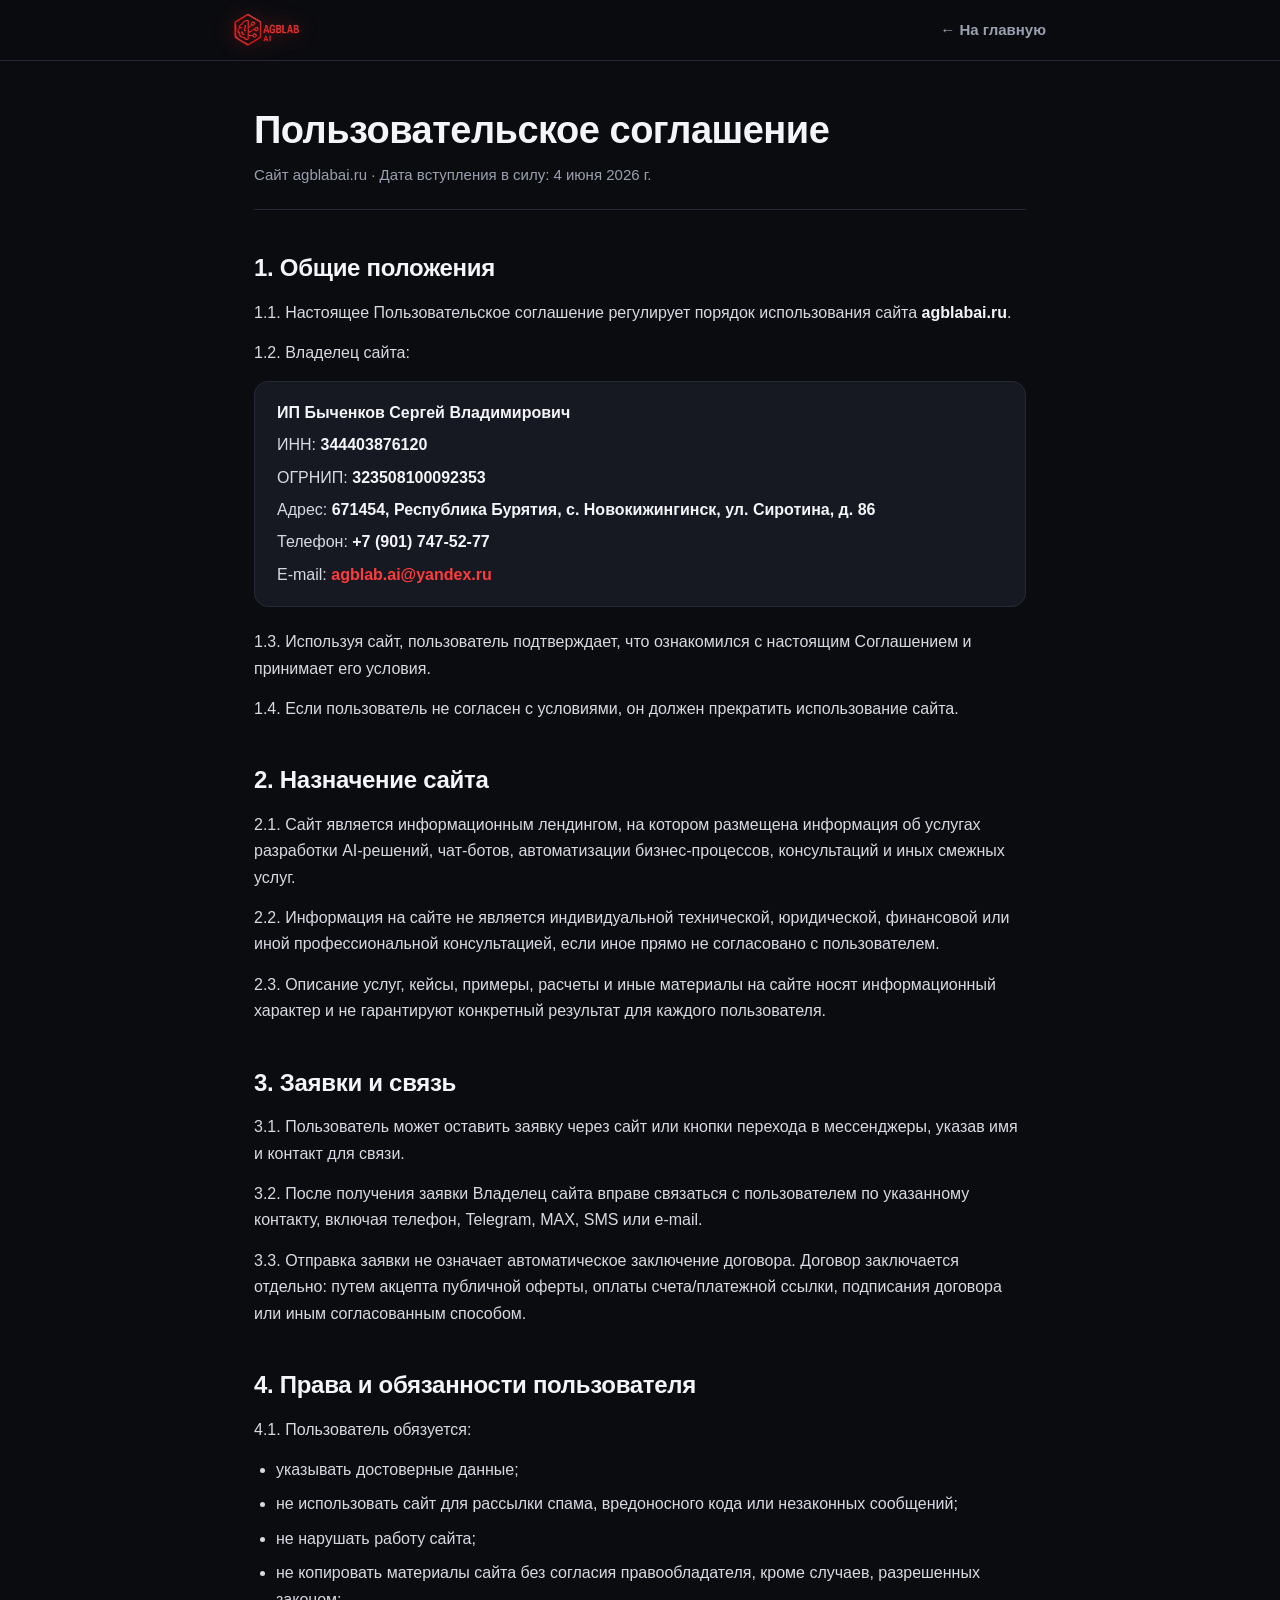
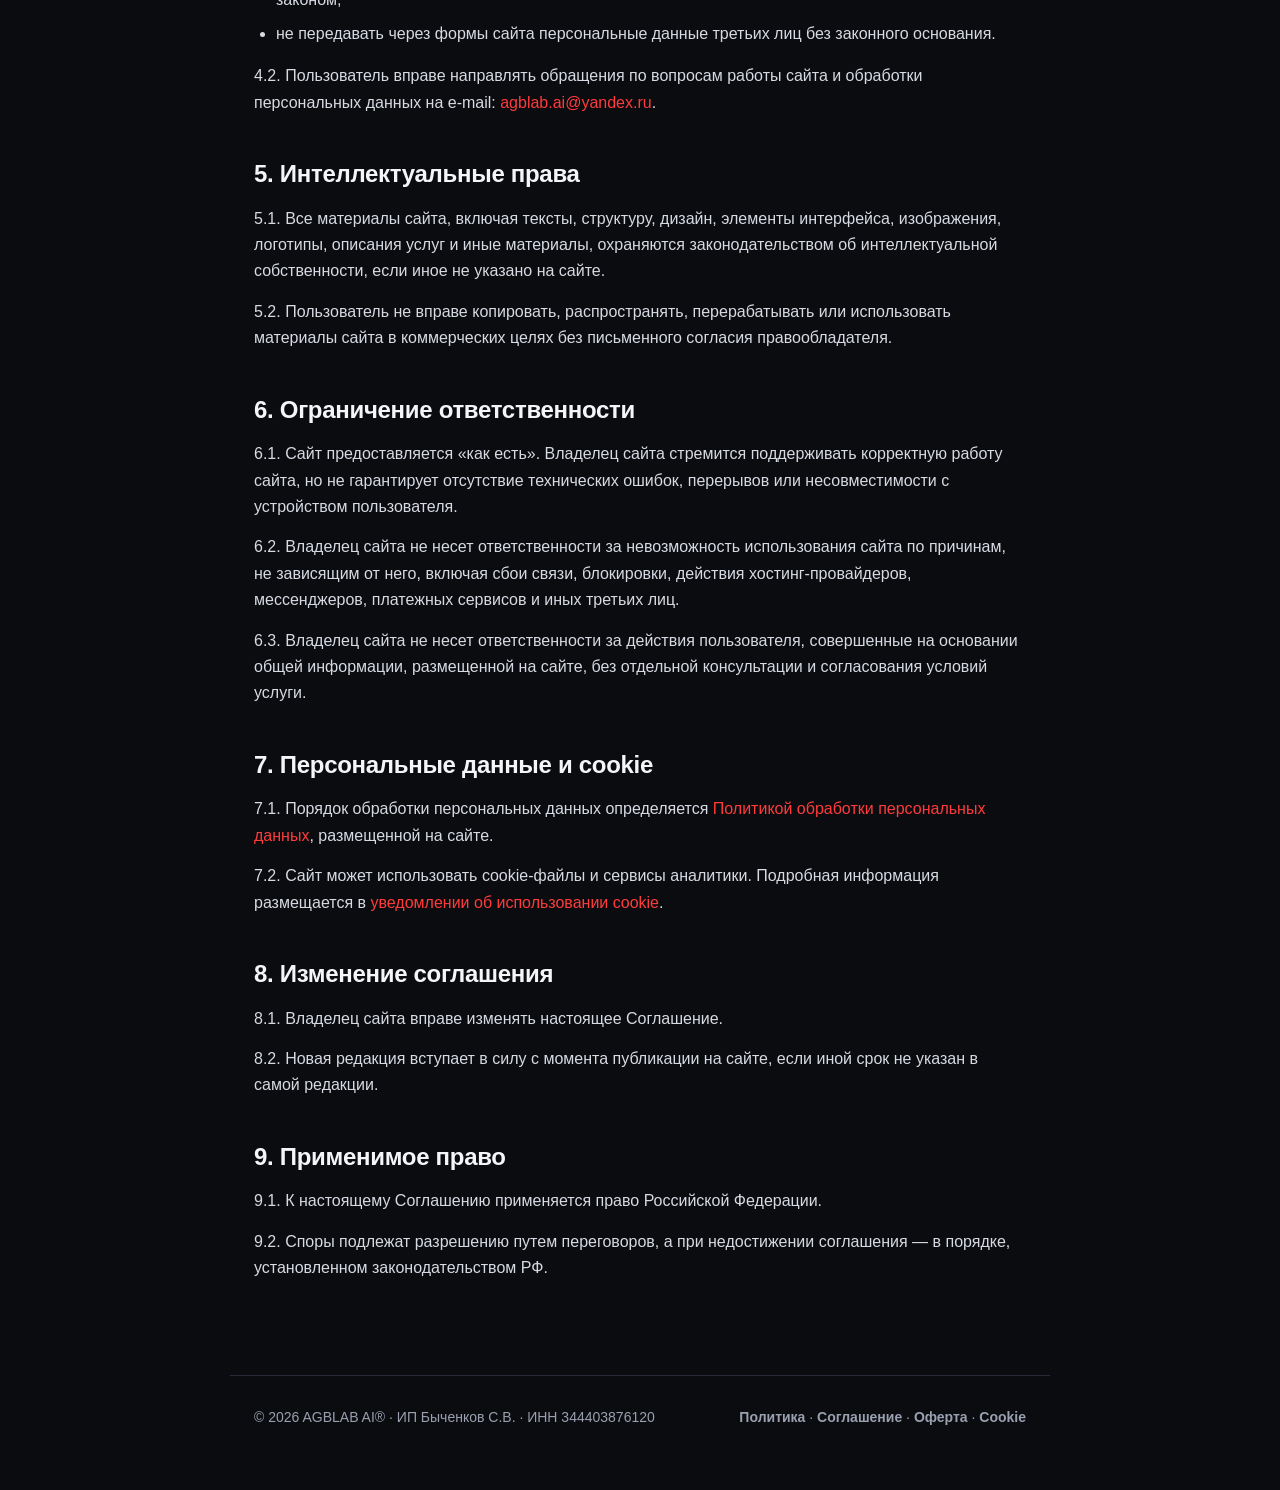
<file: terms.html>
<!DOCTYPE html>
<html lang="ru">
<head>
<meta charset="UTF-8">
<meta name="viewport" content="width=device-width, initial-scale=1.0">
<title>Пользовательское соглашение — AGBLAB AI</title>
<meta name="robots" content="noindex">
<link rel="icon" type="image/png" href="assets/favicon.png">
<link rel="stylesheet" href="assets/legal.css">
<!-- Yandex.Metrika counter -->
<script type="text/javascript">
   (function(m,e,t,r,i,k,a){m[i]=m[i]||function(){(m[i].a=m[i].a||[]).push(arguments)};m[i].l=1*new Date();for(var j=0;j<document.scripts.length;j++){if(document.scripts[j].src===r){return;}}k=e.createElement(t),a=e.getElementsByTagName(t)[0],k.async=1,k.src=r,a.parentNode.insertBefore(k,a)})(window,document,"script","https://mc.yandex.ru/metrika/tag.js","ym");
   ym(109649413,"init",{clickmap:true,trackLinks:true,accurateTrackBounce:true,webvisor:true});
</script>
<noscript><div><img src="https://mc.yandex.ru/watch/109649413" style="position:absolute;left:-9999px;" alt=""/></div></noscript>
<!-- /Yandex.Metrika counter -->
</head>
<body>
<header class="lp-top"><div class="in">
  <a href="index.html"><img src="assets/logo.png" alt="AGBLAB AI"></a>
  <a href="index.html" class="lp-back">← На главную</a>
</div></header>

<main class="lp-wrap">
  <h1>Пользовательское соглашение</h1>
  <div class="lp-meta">Сайт agblabai.ru · Дата вступления в силу: 4 июня 2026 г.</div>

  <h2>1. Общие положения</h2>
  <p>1.1. Настоящее Пользовательское соглашение регулирует порядок использования сайта <strong>agblabai.ru</strong>.</p>
  <p>1.2. Владелец сайта:</p>
  <div class="lp-card">
    <p><strong>ИП Быченков Сергей Владимирович</strong></p>
    <p>ИНН: <strong>344403876120</strong></p>
    <p>ОГРНИП: <strong>323508100092353</strong></p>
    <p>Адрес: <strong>671454, Республика Бурятия, с. Новокижингинск, ул. Сиротина, д. 86</strong></p>
    <p>Телефон: <strong>+7 (901) 747-52-77</strong></p>
    <p>E-mail: <strong><a href="mailto:agblab.ai@yandex.ru">agblab.ai@yandex.ru</a></strong></p>
  </div>
  <p>1.3. Используя сайт, пользователь подтверждает, что ознакомился с настоящим Соглашением и принимает его условия.</p>
  <p>1.4. Если пользователь не согласен с условиями, он должен прекратить использование сайта.</p>

  <h2>2. Назначение сайта</h2>
  <p>2.1. Сайт является информационным лендингом, на котором размещена информация об услугах разработки AI-решений, чат-ботов, автоматизации бизнес-процессов, консультаций и иных смежных услуг.</p>
  <p>2.2. Информация на сайте не является индивидуальной технической, юридической, финансовой или иной профессиональной консультацией, если иное прямо не согласовано с пользователем.</p>
  <p>2.3. Описание услуг, кейсы, примеры, расчеты и иные материалы на сайте носят информационный характер и не гарантируют конкретный результат для каждого пользователя.</p>

  <h2>3. Заявки и связь</h2>
  <p>3.1. Пользователь может оставить заявку через сайт или кнопки перехода в мессенджеры, указав имя и контакт для связи.</p>
  <p>3.2. После получения заявки Владелец сайта вправе связаться с пользователем по указанному контакту, включая телефон, Telegram, MAX, SMS или e-mail.</p>
  <p>3.3. Отправка заявки не означает автоматическое заключение договора. Договор заключается отдельно: путем акцепта публичной оферты, оплаты счета/платежной ссылки, подписания договора или иным согласованным способом.</p>

  <h2>4. Права и обязанности пользователя</h2>
  <p>4.1. Пользователь обязуется:</p>
  <ul>
    <li>указывать достоверные данные;</li>
    <li>не использовать сайт для рассылки спама, вредоносного кода или незаконных сообщений;</li>
    <li>не нарушать работу сайта;</li>
    <li>не копировать материалы сайта без согласия правообладателя, кроме случаев, разрешенных законом;</li>
    <li>не передавать через формы сайта персональные данные третьих лиц без законного основания.</li>
  </ul>
  <p>4.2. Пользователь вправе направлять обращения по вопросам работы сайта и обработки персональных данных на e-mail: <a href="mailto:agblab.ai@yandex.ru">agblab.ai@yandex.ru</a>.</p>

  <h2>5. Интеллектуальные права</h2>
  <p>5.1. Все материалы сайта, включая тексты, структуру, дизайн, элементы интерфейса, изображения, логотипы, описания услуг и иные материалы, охраняются законодательством об интеллектуальной собственности, если иное не указано на сайте.</p>
  <p>5.2. Пользователь не вправе копировать, распространять, перерабатывать или использовать материалы сайта в коммерческих целях без письменного согласия правообладателя.</p>

  <h2>6. Ограничение ответственности</h2>
  <p>6.1. Сайт предоставляется «как есть». Владелец сайта стремится поддерживать корректную работу сайта, но не гарантирует отсутствие технических ошибок, перерывов или несовместимости с устройством пользователя.</p>
  <p>6.2. Владелец сайта не несет ответственности за невозможность использования сайта по причинам, не зависящим от него, включая сбои связи, блокировки, действия хостинг-провайдеров, мессенджеров, платежных сервисов и иных третьих лиц.</p>
  <p>6.3. Владелец сайта не несет ответственности за действия пользователя, совершенные на основании общей информации, размещенной на сайте, без отдельной консультации и согласования условий услуги.</p>

  <h2>7. Персональные данные и cookie</h2>
  <p>7.1. Порядок обработки персональных данных определяется <a href="privacy.html">Политикой обработки персональных данных</a>, размещенной на сайте.</p>
  <p>7.2. Сайт может использовать cookie-файлы и сервисы аналитики. Подробная информация размещается в <a href="cookies.html">уведомлении об использовании cookie</a>.</p>

  <h2>8. Изменение соглашения</h2>
  <p>8.1. Владелец сайта вправе изменять настоящее Соглашение.</p>
  <p>8.2. Новая редакция вступает в силу с момента публикации на сайте, если иной срок не указан в самой редакции.</p>

  <h2>9. Применимое право</h2>
  <p>9.1. К настоящему Соглашению применяется право Российской Федерации.</p>
  <p>9.2. Споры подлежат разрешению путем переговоров, а при недостижении соглашения — в порядке, установленном законодательством РФ.</p>
</main>

<footer class="lp-foot">
  <div>© 2026 AGBLAB AI® · ИП Быченков С.В. · ИНН 344403876120</div>
  <div><a href="privacy.html">Политика</a> · <a href="terms.html">Соглашение</a> · <a href="offer.html">Оферта</a> · <a href="cookies.html">Cookie</a></div>
</footer>
</body>
</html>
</file>
<file: assets/legal.css>
:root{
  --bg:#0b0c10;--bg2:#111319;--card:#161922;--line:#262a36;
  --txt:#f4f5f8;--mut:#9aa0b0;--accent:#ff3b3b;--glow:rgba(255,59,59,.32);
}
*{margin:0;padding:0;box-sizing:border-box}
html{scroll-behavior:smooth}
body{font-family:-apple-system,BlinkMacSystemFont,'Segoe UI',Roboto,Helvetica,Arial,sans-serif;
  background:var(--bg);color:var(--txt);line-height:1.65;-webkit-font-smoothing:antialiased}
a{color:var(--accent);text-decoration:none}
a:hover{text-decoration:underline}

.lp-top{position:sticky;top:0;z-index:10;backdrop-filter:blur(12px);
  background:rgba(11,12,16,.8);border-bottom:1px solid var(--line)}
.lp-top .in{max-width:860px;margin:0 auto;padding:14px 24px;display:flex;
  align-items:center;justify-content:space-between;gap:16px}
.lp-top img{height:32px;width:auto;display:block;filter:drop-shadow(0 0 10px var(--glow))}
.lp-back{font-size:15px;font-weight:600;color:var(--mut)}
.lp-back:hover{color:var(--accent);text-decoration:none}

.lp-wrap{max-width:820px;margin:0 auto;padding:48px 24px 80px}
.lp-wrap h1{font-size:clamp(26px,4vw,38px);font-weight:800;letter-spacing:-.5px;
  line-height:1.15;margin-bottom:10px;text-wrap:balance}
.lp-meta{color:var(--mut);font-size:15px;margin-bottom:30px;
  padding-bottom:22px;border-bottom:1px solid var(--line)}
.lp-wrap h2{font-size:clamp(19px,2.6vw,24px);font-weight:700;letter-spacing:-.3px;
  margin:38px 0 12px;color:var(--txt)}
.lp-wrap h3{font-size:17px;font-weight:700;margin:24px 0 8px}
.lp-wrap p{margin:0 0 14px;color:#d7dae2}
.lp-wrap ul{margin:0 0 16px;padding-left:22px;color:#d7dae2}
.lp-wrap li{margin:0 0 8px}
.lp-wrap strong{color:var(--txt);font-weight:700}
.lp-card{background:var(--card);border:1px solid var(--line);border-radius:14px;
  padding:18px 22px;margin:0 0 22px}
.lp-card p{margin:0 0 6px}
.lp-card p:last-child{margin:0}

.lp-foot{max-width:820px;margin:0 auto;padding:30px 24px 60px;border-top:1px solid var(--line);
  display:flex;gap:18px;flex-wrap:wrap;align-items:center;justify-content:space-between;color:var(--mut);font-size:14px}
.lp-foot a{color:var(--mut);font-weight:600}
.lp-foot a:hover{color:var(--accent);text-decoration:none}
@media(max-width:600px){.lp-wrap{padding:32px 20px 60px}}
</file>
